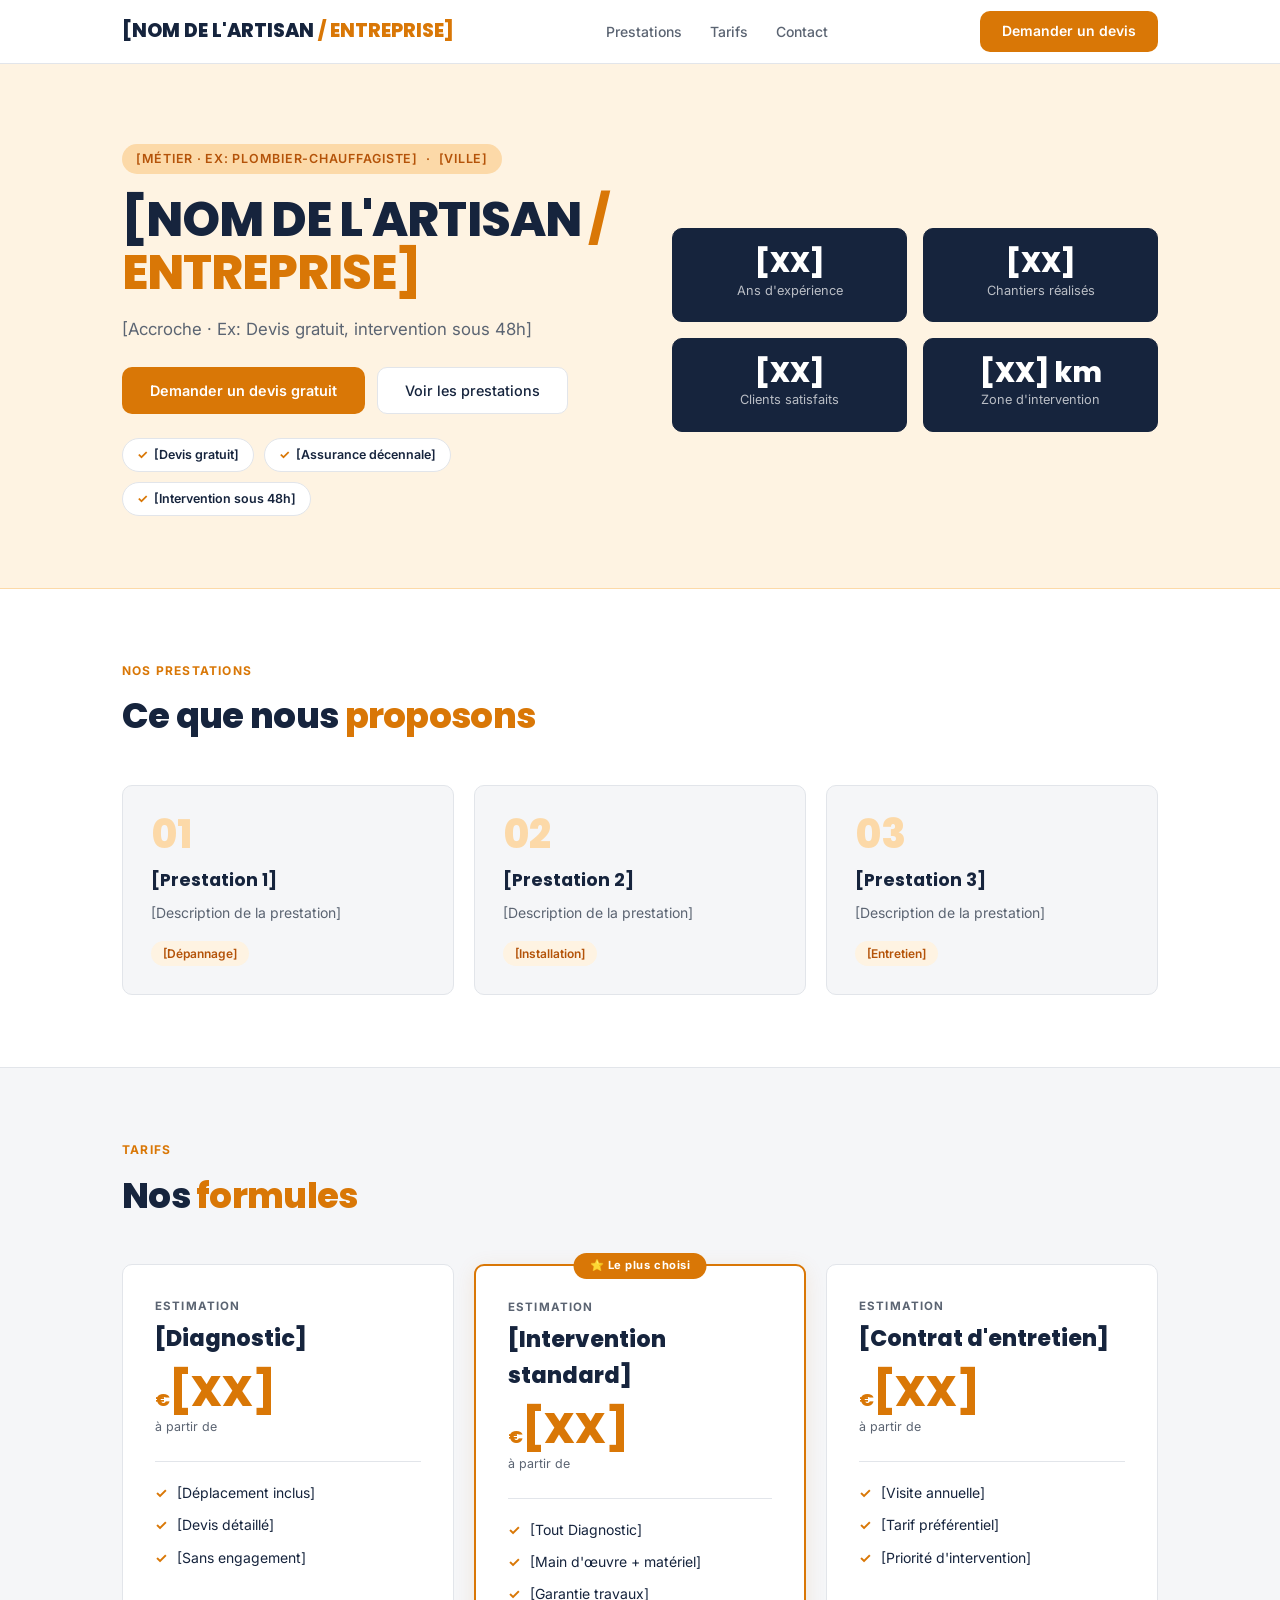
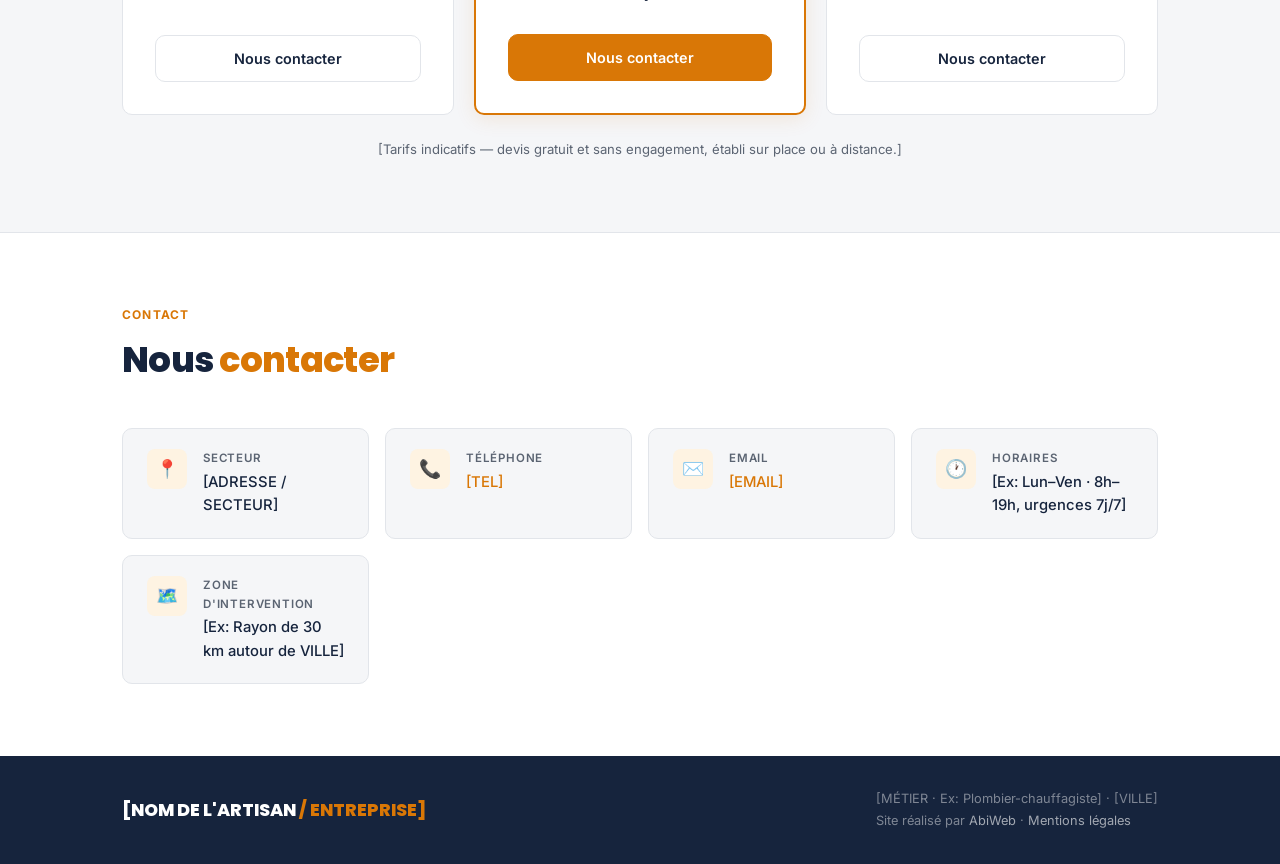
<file: artisan/abiweb-template-artisan/index.html>
<!DOCTYPE html>
<html lang="fr">
<head>
  <meta charset="UTF-8"/>
  <meta name="viewport" content="width=device-width, initial-scale=1.0"/>
  <title>[NOM DE L'ARTISAN / ENTREPRISE] — Site officiel</title>
  <meta name="description" content="Site officiel de [NOM DE L'ARTISAN / ENTREPRISE]. Prestations, tarifs, zone d'intervention et devis gratuit."/>

  <!-- SEO & Réseaux Sociaux -->
  <meta name="keywords" content=""/>
  <meta property="og:title" content=""/>
  <meta property="og:description" content=""/>
  <meta property="og:type" content="website"/>

  <!-- Google Search Console -->
  <meta name="google-site-verification" content=""/>

  <link rel="preconnect" href="https://fonts.googleapis.com"/>
  <link rel="preconnect" href="https://fonts.gstatic.com" crossorigin/>
  <link href="https://fonts.googleapis.com/css2?family=Poppins:wght@400;500;600;700;800&family=Inter:wght@300;400;500&display=swap" rel="stylesheet"/>
  <link rel="stylesheet" href="site-engine.css"/>
  <style>
    *, *::before, *::after { box-sizing: border-box; margin: 0; padding: 0; }
    :root {
      --primary:    #d97706;
      --primary-dk: #b45309;
      --primary-lt: #fef3e2;
      --primary-md: #fcd9a8;
      --navy:       #16243d;
      --navy-dark:  #0f1929;
      --text:       #16243d;
      --muted:      #5b6472;
      --bg:         #ffffff;
      --bg2:        #f5f6f8;
      --bg3:        #e9ebef;
      --border:     #e2e5ea;
      --radius:     10px;
      --max:        1100px;
    }
    html { scroll-behavior: smooth; }
    body { font-family: 'Inter', sans-serif; background: var(--bg); color: var(--text); line-height: 1.6; }
    a { text-decoration: none; color: inherit; }
    .container { max-width: var(--max); margin: 0 auto; padding: 0 32px; }

    /* NAV */
    nav { position: sticky; top: 0; z-index: 99; background: #fff; border-bottom: 1px solid var(--border); height: 64px; display: flex; align-items: center; }
    .nav-inner { display: flex; align-items: center; justify-content: space-between; width: 100%; }
    .nav-logo { font-family: 'Poppins', sans-serif; font-weight: 800; font-size: 1.2rem; color: var(--text); }
    .nav-logo span { color: var(--primary); }
    .nav-links { display: flex; gap: 28px; list-style: none; align-items: center; }
    .nav-links a { font-size: 0.875rem; font-weight: 500; color: var(--muted); transition: color 0.15s; }
    .nav-links a:hover { color: var(--text); }
    .nav-btn { background: var(--primary); color: #fff; padding: 9px 22px; border-radius: var(--radius); font-size: 0.875rem; font-weight: 600; transition: background 0.15s; display: inline-block; }
    .nav-btn:hover { background: var(--primary-dk); }

    /* HERO */
    .hero { background: var(--primary-lt); border-bottom: 1px solid var(--primary-md); padding: 80px 0 72px; }
    .hero-inner { display: grid; grid-template-columns: 1fr 1fr; gap: 64px; align-items: center; }
    .hero-eyebrow { display: inline-flex; align-items: center; gap: 8px; background: var(--primary-md); color: var(--primary-dk); font-size: 0.78rem; font-weight: 600; letter-spacing: 0.06em; text-transform: uppercase; padding: 5px 14px; border-radius: 999px; margin-bottom: 20px; }
    .hero h1 { font-family: 'Poppins', sans-serif; font-size: clamp(2rem, 4vw, 3rem); font-weight: 800; line-height: 1.1; letter-spacing: -0.02em; margin-bottom: 16px; }
    .hero h1 em { font-style: normal; color: var(--primary); }
    .hero-slogan { font-size: 1.05rem; color: var(--muted); margin-bottom: 24px; line-height: 1.65; }
    .hero-btns { display: flex; gap: 12px; flex-wrap: wrap; margin-bottom: 24px; }
    .btn-primary { background: var(--primary); color: #fff; padding: 12px 28px; border-radius: var(--radius); font-weight: 600; font-size: 0.9rem; transition: background 0.15s; display: inline-block; }
    .btn-primary:hover { background: var(--primary-dk); }
    .btn-outline { background: #fff; color: var(--text); border: 1px solid var(--border); padding: 11px 27px; border-radius: var(--radius); font-weight: 500; font-size: 0.9rem; transition: border-color 0.15s; display: inline-block; }
    .btn-outline:hover { border-color: var(--primary); color: var(--primary); }
    .hero-garanties { display: flex; gap: 10px; flex-wrap: wrap; }
    .garantie-badge { display: inline-flex; align-items: center; gap: 6px; background: #fff; border: 1px solid var(--border); font-size: 0.78rem; font-weight: 600; color: var(--text); padding: 6px 14px; border-radius: 999px; }
    .garantie-badge::before { content: '✓'; color: var(--primary); font-weight: 700; }
    .hero-stats { display: grid; grid-template-columns: repeat(2, 1fr); gap: 16px; }
    .stat-card { background: var(--navy); border: 1px solid var(--navy); border-radius: var(--radius); padding: 20px; text-align: center; }
    .stat-n { font-family: 'Poppins', sans-serif; font-size: 1.7rem; font-weight: 800; color: #fff; line-height: 1; }
    .stat-l { font-size: 0.8rem; color: rgba(255,255,255,0.7); margin-top: 4px; }

    /* SECTIONS */
    section { padding: 72px 0; }
    .section-label { font-size: 0.75rem; font-weight: 700; letter-spacing: 0.1em; text-transform: uppercase; color: var(--primary); margin-bottom: 8px; }
    .section-title { font-family: 'Poppins', sans-serif; font-size: clamp(1.6rem, 3vw, 2.2rem); font-weight: 800; letter-spacing: -0.02em; margin-bottom: 40px; }
    .section-title em { font-style: normal; color: var(--primary); }

    /* PRESTATIONS */
    #prestations { background: var(--bg); }
    .prestations-grid { display: grid; grid-template-columns: repeat(3, 1fr); gap: 20px; }
    .prestation-card { background: var(--bg2); border: 1px solid var(--border); border-radius: var(--radius); padding: 28px; transition: box-shadow 0.2s, border-color 0.2s; }
    .prestation-card:hover { box-shadow: 0 4px 20px rgba(217,119,6,0.1); border-color: var(--primary-md); }
    .prest-num { font-family: 'Poppins', sans-serif; font-size: 2.5rem; font-weight: 800; color: var(--primary-md); line-height: 1; margin-bottom: 12px; }
    .prest-nom { font-family: 'Poppins', sans-serif; font-size: 1.1rem; font-weight: 700; margin-bottom: 8px; }
    .prest-desc { font-size: 0.875rem; color: var(--muted); line-height: 1.6; margin-bottom: 16px; }
    .prest-tag { display: inline-block; background: var(--primary-lt); color: var(--primary-dk); font-size: 0.75rem; font-weight: 600; padding: 3px 12px; border-radius: 999px; }

    /* TARIFS */
    #tarifs { background: var(--bg2); border-top: 1px solid var(--border); border-bottom: 1px solid var(--border); }
    .tarifs-grid { display: grid; grid-template-columns: repeat(3, 1fr); gap: 20px; }
    .tarif-card { background: #fff; border: 1px solid var(--border); border-radius: var(--radius); padding: 32px; display: flex; flex-direction: column; position: relative; transition: box-shadow 0.2s; }
    .tarif-card:hover { box-shadow: 0 6px 24px rgba(0,0,0,0.07); }
    .tarif-card.feat { border: 2px solid var(--primary); box-shadow: 0 4px 20px rgba(217,119,6,0.12); }
    .tarif-badge { position: absolute; top: -13px; left: 50%; transform: translateX(-50%); background: var(--primary); color: #fff; font-size: 0.7rem; font-weight: 700; letter-spacing: 0.05em; padding: 4px 16px; border-radius: 999px; white-space: nowrap; }
    .tarif-label { font-size: 0.72rem; font-weight: 700; letter-spacing: 0.1em; text-transform: uppercase; color: var(--muted); margin-bottom: 6px; }
    .tarif-nom { font-family: 'Poppins', sans-serif; font-size: 1.4rem; font-weight: 800; margin-bottom: 4px; }
    .tarif-prix { font-family: 'Poppins', sans-serif; font-size: 2.6rem; font-weight: 800; color: var(--primary); line-height: 1; margin: 10px 0 4px; }
    .tarif-prix span { font-size: 1.1rem; }
    .tarif-period { font-size: 0.78rem; color: var(--muted); margin-bottom: 24px; }
    .tarif-divider { height: 1px; background: var(--border); margin-bottom: 20px; }
    .tarif-avantages { list-style: none; display: flex; flex-direction: column; gap: 10px; flex: 1; margin-bottom: 28px; }
    .tarif-avantages li { display: flex; align-items: flex-start; gap: 10px; font-size: 0.875rem; color: var(--text); }
    .tarif-avantages li::before { content: '✓'; color: var(--primary); font-weight: 700; flex-shrink: 0; }
    .tarif-btn { display: block; text-align: center; padding: 11px; border-radius: var(--radius); font-weight: 600; font-size: 0.9rem; border: 1.5px solid var(--border); color: var(--text); transition: all 0.15s; cursor: pointer; }
    .tarif-card.feat .tarif-btn { background: var(--primary); color: #fff; border-color: var(--primary); }
    .tarif-btn:hover { background: var(--primary); color: #fff; border-color: var(--primary); }
    .tarif-note { font-size: 0.82rem; color: var(--muted); margin-top: 24px; text-align: center; }

    /* DEVIS CTA (Standard + Premium) */
    #devis-cta { background: var(--navy); padding: 40px 0; display: none; }
    .devis-inner { display: flex; align-items: center; justify-content: space-between; gap: 24px; flex-wrap: wrap; }
    .devis-text { font-family: 'Poppins', sans-serif; font-size: 1.4rem; font-weight: 700; color: #fff; }
    .devis-text span { display: block; font-family: 'Inter', sans-serif; font-size: 0.9rem; font-weight: 400; opacity: 0.85; margin-top: 4px; }
    .btn-white { background: #fff; color: var(--primary); padding: 12px 28px; border-radius: var(--radius); font-weight: 700; font-size: 0.9rem; display: inline-block; transition: opacity 0.15s; }
    .btn-white:hover { opacity: 0.9; }

    /* CONTACT */
    #contact { background: var(--bg); }
    .contact-grid { display: grid; grid-template-columns: repeat(auto-fit, minmax(220px, 1fr)); gap: 16px; }
    .ci { display: flex; align-items: flex-start; gap: 16px; background: var(--bg2); border: 1px solid var(--border); border-radius: var(--radius); padding: 20px 24px; }
    .ci-icon { width: 40px; height: 40px; background: var(--primary-lt); border-radius: 8px; display: flex; align-items: center; justify-content: center; font-size: 18px; flex-shrink: 0; }
    .ci-label { font-size: 0.72rem; font-weight: 600; text-transform: uppercase; letter-spacing: 0.07em; color: var(--muted); margin-bottom: 3px; }
    .ci-val { font-size: 0.925rem; font-weight: 500; color: var(--text); }
    .ci-val a { color: var(--primary); }

    /* RÉSEAUX (Standard + Premium) */
    #reseaux { background: var(--bg2); border-top: 1px solid var(--border); padding: 36px 0; display: none; }
    .reseaux-inner { display: flex; align-items: center; gap: 20px; flex-wrap: wrap; }
    .reseaux-label { font-size: 0.875rem; font-weight: 600; color: var(--muted); }
    .reseaux-links { display: flex; gap: 10px; flex-wrap: wrap; }
    .reseau-btn { display: inline-flex; align-items: center; gap: 6px; padding: 8px 18px; border: 1px solid var(--border); border-radius: var(--radius); font-size: 0.85rem; font-weight: 500; color: var(--text); transition: all 0.15s; }
    .reseau-btn:hover { border-color: var(--primary); color: var(--primary); }

    /* GALERIE (Premium) */
    #galerie { background: var(--bg); border-top: 1px solid var(--border); display: none; }
    .galerie-grid { display: grid; grid-template-columns: repeat(4, 1fr); gap: 8px; }
    .galerie-item { aspect-ratio: 1; background: var(--bg3); border-radius: 8px; overflow: hidden; }
    .galerie-item img { width: 100%; height: 100%; object-fit: cover; transition: transform 0.3s; }
    .galerie-item:hover img { transform: scale(1.05); }

    /* DOCUMENTS (Premium) */
    #documents { background: var(--bg2); border-top: 1px solid var(--border); display: none; }
    .docs-list { display: flex; flex-direction: column; gap: 0; border: 1px solid var(--border); border-radius: var(--radius); overflow: hidden; }
    .doc-item { display: flex; align-items: center; justify-content: space-between; padding: 18px 24px; background: #fff; border-bottom: 1px solid var(--border); }
    .doc-item:last-child { border: none; }
    .doc-titre { font-weight: 500; font-size: 0.95rem; }
    .doc-btn { background: var(--primary-lt); color: var(--primary-dk); padding: 7px 18px; border-radius: 8px; font-size: 0.8rem; font-weight: 600; transition: background 0.15s; display: inline-block; }
    .doc-btn:hover { background: var(--primary-md); }

    /* FOOTER */
    footer { background: var(--text); padding: 32px 0; }
    .footer-inner { display: flex; align-items: center; justify-content: space-between; flex-wrap: wrap; gap: 16px; }
    .footer-logo { font-family: 'Poppins', sans-serif; font-weight: 800; font-size: 1.1rem; color: #fff; }
    .footer-logo span { color: var(--primary); }
    .footer-info { font-size: 0.8rem; color: rgba(255,255,255,0.45); line-height: 1.7; }
    .footer-info a { color: rgba(255,255,255,0.6); }
    .footer-info a:hover { color: #fff; }

    /* RESPONSIVE */
    @media (max-width: 768px) {
      section { padding: 48px 0; }
      .hero-inner { grid-template-columns: 1fr; gap: 40px; }
      .prestations-grid, .tarifs-grid { grid-template-columns: 1fr; }
      .nav-links { display: none; }
    }
  </style>
</head>
<body>

<!-- NAV -->
<nav>
  <div class="container nav-inner">
    <div class="nav-logo" id="nav-nom">NOM <span>ARTISAN</span></div>
    <ul class="nav-links">
      <li><a href="#prestations">Prestations</a></li>
      <li><a href="#tarifs">Tarifs</a></li>
      <li><a href="#contact">Contact</a></li>
    </ul>
    <a href="#contact" class="nav-btn">Demander un devis</a>
  </div>
</nav>

<!-- HERO -->
<div class="hero">
  <div class="container">
    <div class="hero-inner">
      <div>
        <div class="hero-eyebrow">
          <span id="hero-metier">[MÉTIER]</span> · <span id="hero-ville">[VILLE]</span>
        </div>
        <h1 id="hero-title">[NOM DE L'<em>ARTISAN</em>]</h1>
        <p class="hero-slogan" id="hero-slogan">[Accroche]</p>
        <div class="hero-btns">
          <a href="#contact" class="btn-primary">Demander un devis gratuit</a>
          <a href="#prestations" class="btn-outline">Voir les prestations</a>
        </div>
        <div class="hero-garanties" id="hero-garanties"></div>
      </div>
      <div class="hero-stats" id="hero-stats"></div>
    </div>
  </div>
</div>

<!-- PRESTATIONS -->
<section id="prestations">
  <div class="container">
    <div class="section-label">Nos prestations</div>
    <div class="section-title">Ce que nous <em>proposons</em></div>
    <div class="prestations-grid" id="prestations-grid"></div>
  </div>
</section>

<!-- TARIFS -->
<section id="tarifs">
  <div class="container">
    <div class="section-label">Tarifs</div>
    <div class="section-title">Nos <em>formules</em></div>
    <div class="tarifs-grid" id="tarifs-grid"></div>
    <div class="tarif-note" id="tarif-note"></div>
  </div>
</section>

<!-- CTA DEVIS (Standard + Premium) -->
<div id="devis-cta">
  <div class="container">
    <div class="devis-inner">
      <div class="devis-text">
        Obtenez votre devis en ligne
        <span>Réponse rapide · Sans engagement</span>
      </div>
      <div id="devis-btns"></div>
    </div>
  </div>
</div>

<!-- CONTACT -->
<section id="contact">
  <div class="container">
    <div class="section-label">Contact</div>
    <div class="section-title">Nous <em>contacter</em></div>
    <div class="contact-grid">
      <div class="ci"><div class="ci-icon">📍</div><div><div class="ci-label">Secteur</div><div class="ci-val" id="c-adresse">[ADRESSE / SECTEUR]</div></div></div>
      <div class="ci"><div class="ci-icon">📞</div><div><div class="ci-label">Téléphone</div><div class="ci-val"><a id="c-tel" href="#">[TEL]</a></div></div></div>
      <div class="ci"><div class="ci-icon">✉️</div><div><div class="ci-label">Email</div><div class="ci-val"><a id="c-email" href="#">[EMAIL]</a></div></div></div>
      <div class="ci"><div class="ci-icon">🕐</div><div><div class="ci-label">Horaires</div><div class="ci-val" id="c-horaires">[HORAIRES]</div></div></div>
      <div class="ci"><div class="ci-icon">🗺️</div><div><div class="ci-label">Zone d'intervention</div><div class="ci-val" id="c-zone">[ZONE]</div></div></div>
    </div>
  </div>
</section>

<!-- RÉSEAUX (Standard + Premium) -->
<div id="reseaux">
  <div class="container">
    <div class="reseaux-inner">
      <div class="reseaux-label">Suivez-nous</div>
      <div class="reseaux-links" id="reseaux-links"></div>
    </div>
  </div>
</div>

<!-- GALERIE (Premium) -->
<section id="galerie">
  <div class="container">
    <div class="section-label">Réalisations</div>
    <div class="section-title">Nos <em>chantiers</em></div>
    <div class="galerie-grid" id="galerie-grid"></div>
  </div>
</section>

<!-- DOCUMENTS (Premium) -->
<section id="documents">
  <div class="container">
    <div class="section-label">Documents</div>
    <div class="section-title">Garanties & <em>certifications</em></div>
    <div class="docs-list" id="docs-list"></div>
  </div>
</section>

<!-- FOOTER -->
<footer>
  <div class="container">
    <div class="footer-inner">
      <div class="footer-logo" id="footer-logo">NOM <span>ARTISAN</span></div>
      <div class="footer-info">
        <span id="footer-metier">[Métier]</span> · <span id="footer-ville">[VILLE]</span><br>
        Site réalisé par <a href="https://abiweb.fr" target="_blank">AbiWeb</a> ·
        <a href="#" id="footer-mentions-link">Mentions légales</a>
      </div>
    </div>
  </div>
</footer>

<!-- MODAL MENTIONS LÉGALES -->
<div class="modal-overlay" id="modal-mentions">
  <div class="modal-box">
    <button class="modal-close" id="modal-mentions-close" aria-label="Fermer">&times;</button>
    <h3>Mentions légales</h3>
    <div id="mentions-content"></div>
  </div>
</div>

<!-- BANDEAU CONSENTEMENT COOKIES -->
<div class="cookie-banner" id="cookie-banner">
  <p>Ce site utilise Google Analytics pour mesurer son audience. Vous pouvez accepter ou refuser ce suivi.</p>
  <div class="cookie-actions">
    <button id="cookie-refuse">Refuser</button>
    <button id="cookie-accept">Accepter</button>
  </div>
</div>

<script src="site-content.js"></script>
<script src="site-engine.js"></script>
<script>
(async () => {
  const c = await window.loadSiteContent();
  const f = window.FORMULE;

  window.AbiWebEngine.init(c);

  document.documentElement.style.setProperty('--primary', c.artisan.couleurPrimaire);

  // Nom
  const nom = c.artisan.nom;
  const words = nom.trim().split(' ');
  const w1 = words.slice(0, Math.ceil(words.length / 2)).join(' ');
  const w2 = words.slice(Math.ceil(words.length / 2)).join(' ') || w1;
  document.getElementById('nav-nom').innerHTML = w1 + ' <span>' + w2 + '</span>';
  document.getElementById('footer-logo').innerHTML = w1 + ' <span>' + w2 + '</span>';
  document.getElementById('hero-title').innerHTML = w1 + ' <em>' + (w2 || w1) + '</em>';
  document.getElementById('hero-metier').textContent = c.artisan.metier;
  document.getElementById('hero-ville').textContent = c.artisan.ville;
  document.getElementById('hero-slogan').textContent = c.artisan.slogan;
  document.getElementById('footer-metier').textContent = c.artisan.metier;
  document.getElementById('footer-ville').textContent = c.artisan.ville;
  if (!c.seo || !c.seo.titre) document.title = c.artisan.nom + ' — ' + c.artisan.metier;

  // Stats
  document.getElementById('hero-stats').innerHTML = c.stats.map(s =>
    `<div class="stat-card"><div class="stat-n">${s.valeur}</div><div class="stat-l">${s.label}</div></div>`
  ).join('');

  // Garanties (bandeau de réassurance, toujours affiché)
  document.getElementById('hero-garanties').innerHTML = (c.garanties || []).map(g =>
    `<span class="garantie-badge">${g}</span>`
  ).join('');

  // Prestations
  document.getElementById('prestations-grid').innerHTML = c.prestations.map((p, i) => `
    <div class="prestation-card">
      <div class="prest-num">0${i + 1}</div>
      <div class="prest-nom">${p.titre}</div>
      <div class="prest-desc">${p.description}</div>
      <div class="prest-tag">${p.tag}</div>
    </div>
  `).join('');

  // Contact
  document.getElementById('c-adresse').textContent = c.contact.adresse;
  document.getElementById('c-tel').textContent = c.contact.telephone;
  document.getElementById('c-tel').href = 'tel:' + c.contact.telephone.replace(/\s/g, '');
  document.getElementById('c-email').textContent = c.contact.email;
  document.getElementById('c-email').href = 'mailto:' + c.contact.email;
  document.getElementById('c-horaires').textContent = c.contact.horairesInfo;
  document.getElementById('c-zone').textContent = c.contact.zoneIntervention;

  // Tarifs
  document.getElementById('tarifs-grid').innerHTML = c.tarifs.map(t => `
    <div class="tarif-card${t.vedette ? ' feat' : ''}">
      ${t.vedette ? '<div class="tarif-badge">⭐ Le plus choisi</div>' : ''}
      <div class="tarif-label">Estimation</div>
      <div class="tarif-nom">${t.nom}</div>
      <div class="tarif-prix"><span>€</span>${t.prix}</div>
      <div class="tarif-period">à partir de</div>
      <div class="tarif-divider"></div>
      <ul class="tarif-avantages">${t.avantages.map(a => `<li>${a}</li>`).join('')}</ul>
      <div class="tarif-btn">${c.lienDevis ? `<a href="${c.lienDevis}" target="_blank" style="color:inherit">Demander un devis</a>` : 'Nous contacter'}</div>
    </div>
  `).join('');
  document.getElementById('tarif-note').textContent = c.tarifNote || '';

  // Standard + Premium
  if (f === 'standard' || f === 'premium') {
    if (c.lienDevis) {
      document.getElementById('devis-cta').style.display = 'block';
      document.getElementById('devis-btns').innerHTML = `<a href="${c.lienDevis}" target="_blank" class="btn-white">Demander en ligne</a>`;
    }

    const rx = [];
    if (c.lienFacebook)  rx.push(`<a href="${c.lienFacebook}"  target="_blank" class="reseau-btn">Facebook</a>`);
    if (c.lienInstagram) rx.push(`<a href="${c.lienInstagram}" target="_blank" class="reseau-btn">Instagram</a>`);
    if (rx.length) { document.getElementById('reseaux').style.display = 'block'; document.getElementById('reseaux-links').innerHTML = rx.join(''); }
  }

  // Premium
  if (f === 'premium') {
    if (c.galerie?.length) {
      document.getElementById('galerie').style.display = 'block';
      document.getElementById('galerie-grid').innerHTML = c.galerie.map(img =>
        `<div class="galerie-item"><img src="${img}" alt="" loading="lazy"/></div>`
      ).join('');
    }
    if (c.documents?.length) {
      document.getElementById('documents').style.display = 'block';
      document.getElementById('docs-list').innerHTML = c.documents.map(d =>
        `<div class="doc-item"><div class="doc-titre">${d.titre}</div><a href="${d.fichier}" download class="doc-btn">Télécharger</a></div>`
      ).join('');
    }
  }
})();
</script>
</body>
</html>
</file>
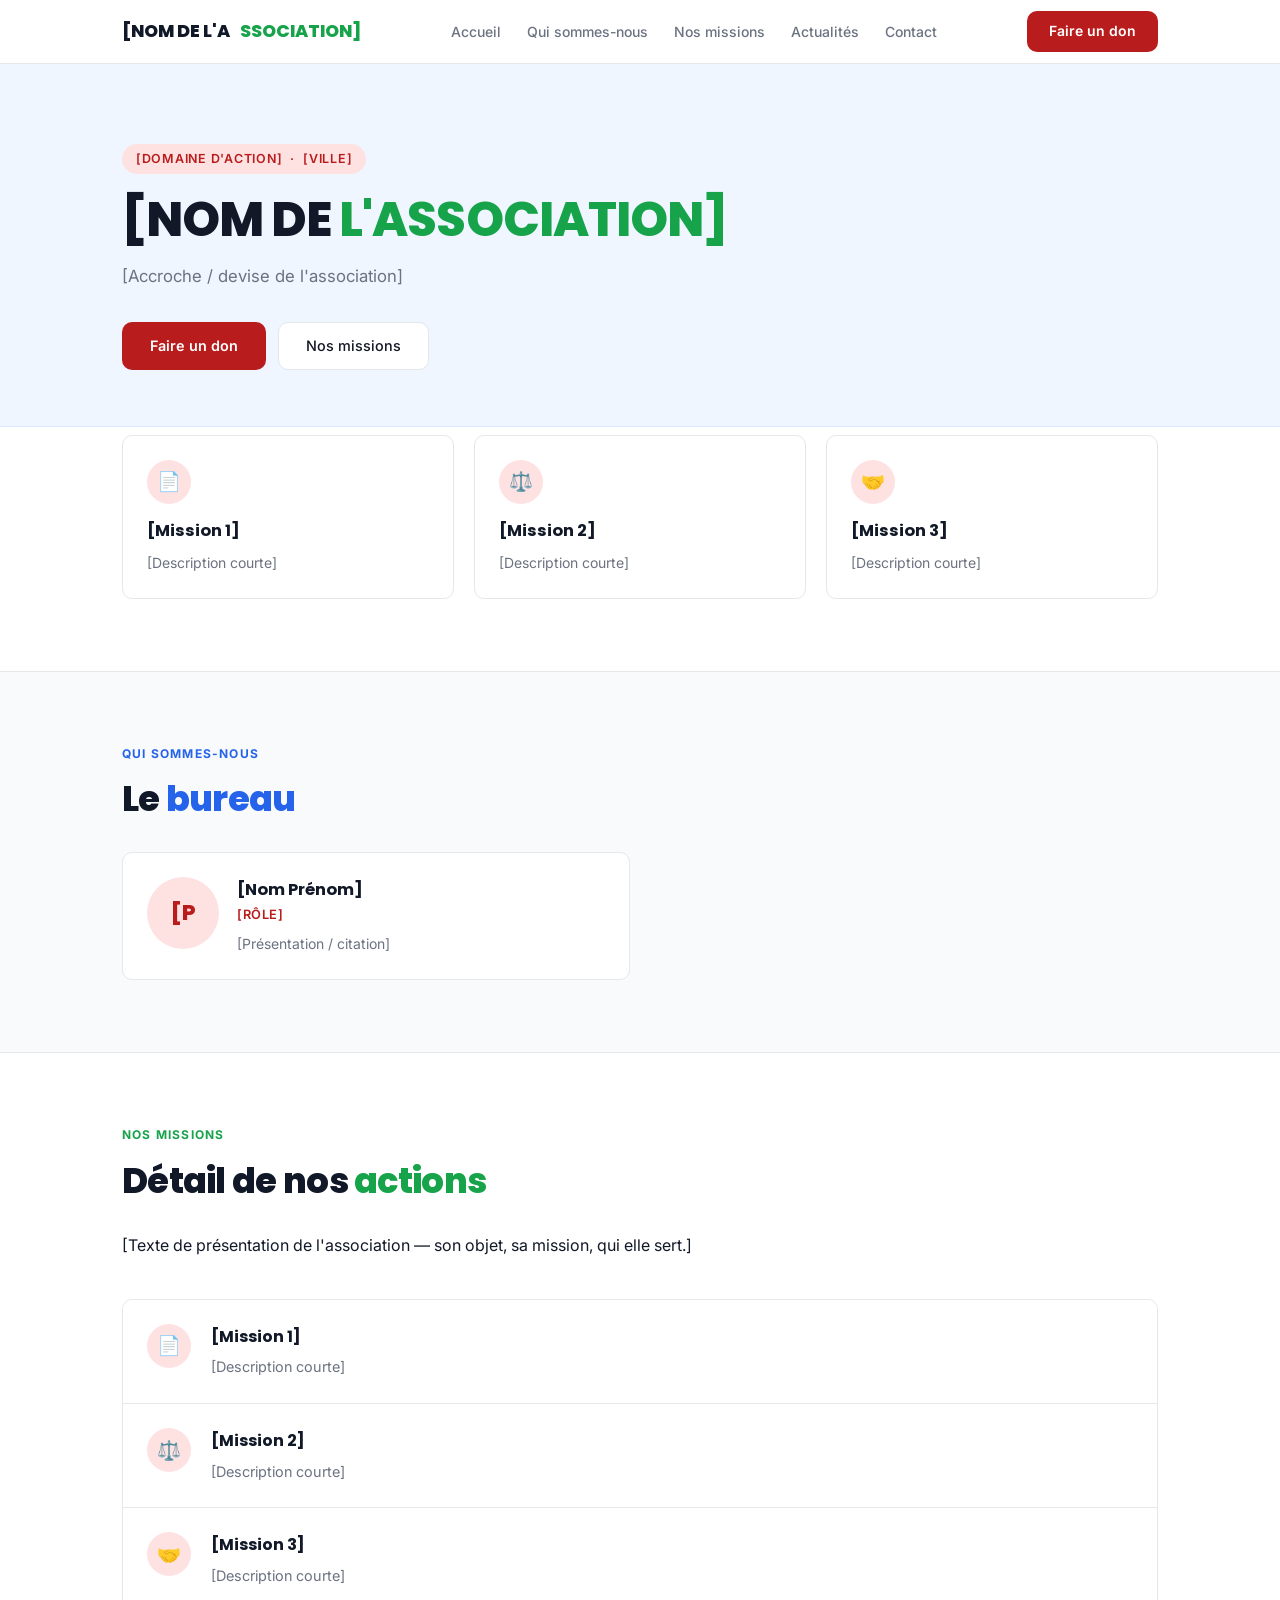
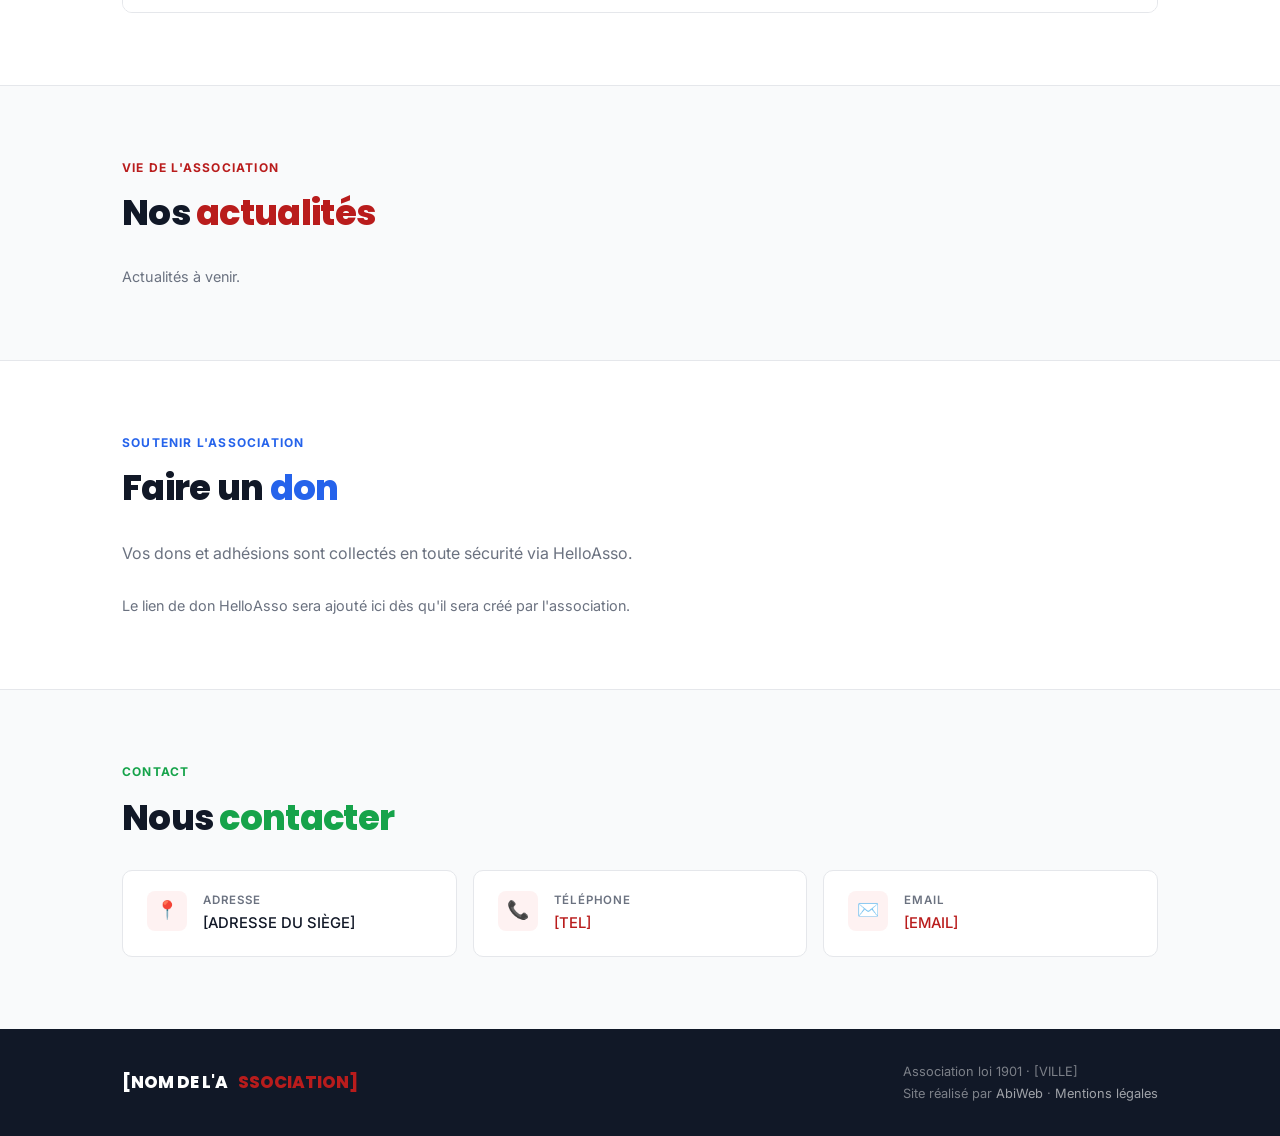
<file: association/abiweb-template-association-caritative/index.html>
<!DOCTYPE html>
<html lang="fr">
<head>
  <meta charset="UTF-8"/>
  <meta name="viewport" content="width=device-width, initial-scale=1.0"/>
  <title>[NOM DE L'ASSOCIATION] — Site officiel</title>
  <meta name="description" content="Site officiel de [NOM DE L'ASSOCIATION]. Présentation, équipe, actualités et don."/>

  <!-- SEO & Réseaux Sociaux -->
  <meta name="keywords" content=""/>
  <meta property="og:title" content=""/>
  <meta property="og:description" content=""/>
  <meta property="og:type" content="website"/>

  <!-- Google Search Console -->
  <meta name="google-site-verification" content=""/>

  <link rel="preconnect" href="https://fonts.googleapis.com"/>
  <link rel="preconnect" href="https://fonts.gstatic.com" crossorigin/>
  <link href="https://fonts.googleapis.com/css2?family=Poppins:wght@400;500;600;700;800&family=Inter:wght@300;400;500&display=swap" rel="stylesheet"/>
  <link rel="stylesheet" href="site-engine.css"/>
  <style>
    *, *::before, *::after { box-sizing: border-box; margin: 0; padding: 0; }
    :root {
      --primary:         #b91c1c;
      --primary-dk:      #991b1b;
      --primary-lt:      #fef2f2;
      --primary-md:      #fee2e2;
      --accent-blue:     #2563eb;
      --accent-blue-lt:  #eff6ff;
      --accent-blue-md:  #dbeafe;
      --accent-green:    #16a34a;
      --accent-green-lt: #f0fdf4;
      --accent-green-md: #dcfce7;
      --text:         #111827;
      --muted:        #6b7280;
      --bg:           #ffffff;
      --bg2:          #f9fafb;
      --bg3:          #f3f4f6;
      --border:       #e5e7eb;
      --radius:       10px;
      --max:          1100px;
    }
    html { scroll-behavior: smooth; }
    body { font-family: 'Inter', sans-serif; background: var(--bg); color: var(--text); line-height: 1.6; }
    a { text-decoration: none; color: inherit; }
    .container { max-width: var(--max); margin: 0 auto; padding: 0 32px; }

    /* NAV */
    nav { position: sticky; top: 0; z-index: 99; background: #fff; border-bottom: 1px solid var(--border); height: 64px; display: flex; align-items: center; }
    .nav-inner { display: flex; align-items: center; justify-content: space-between; width: 100%; }
    .nav-logo { display: flex; align-items: center; gap: 10px; font-family: 'Poppins', sans-serif; font-weight: 800; font-size: 1.1rem; color: var(--text); }
    .nav-logo img { height: 36px; width: auto; }
    .nav-logo span { color: var(--accent-green); }
    .nav-links { display: flex; gap: 26px; list-style: none; align-items: center; }
    .nav-links a { font-size: 0.875rem; font-weight: 500; color: var(--muted); transition: color 0.15s; }
    .nav-links a:hover { color: var(--text); }
    .nav-btn { background: var(--primary); color: #fff; padding: 9px 22px; border-radius: var(--radius); font-size: 0.875rem; font-weight: 600; transition: background 0.15s; display: inline-block; }
    .nav-btn:hover { background: var(--primary-dk); }

    /* HERO (Accueil) */
    .hero { background: var(--accent-blue-lt); border-bottom: 1px solid var(--accent-blue-md); padding: 80px 0 56px; }
    .hero-inner { max-width: 760px; }
    .hero-eyebrow { display: inline-flex; align-items: center; gap: 8px; background: var(--primary-md); color: var(--primary); font-size: 0.78rem; font-weight: 600; letter-spacing: 0.06em; text-transform: uppercase; padding: 5px 14px; border-radius: 999px; margin-bottom: 20px; }
    .hero h1 { font-family: 'Poppins', sans-serif; font-size: clamp(2rem, 4vw, 3rem); font-weight: 800; line-height: 1.1; letter-spacing: -0.02em; margin-bottom: 16px; }
    .hero h1 em { font-style: normal; color: var(--accent-green); }
    .hero-accroche { font-size: 1.05rem; color: var(--muted); margin-bottom: 32px; line-height: 1.65; }
    .hero-btns { display: flex; gap: 12px; flex-wrap: wrap; }
    .btn-primary { background: var(--primary); color: #fff; padding: 12px 28px; border-radius: var(--radius); font-weight: 600; font-size: 0.9rem; transition: background 0.15s; display: inline-block; }
    .btn-primary:hover { background: var(--primary-dk); }
    .btn-outline { background: #fff; color: var(--text); border: 1px solid var(--border); padding: 11px 27px; border-radius: var(--radius); font-weight: 500; font-size: 0.9rem; transition: border-color 0.15s; display: inline-block; }
    .btn-outline:hover { border-color: var(--primary); color: var(--primary); }

    /* SECTIONS */
    section { padding: 72px 0; }
    .section-label { font-size: 0.75rem; font-weight: 700; letter-spacing: 0.1em; text-transform: uppercase; color: var(--primary); margin-bottom: 8px; }
    .section-title { font-family: 'Poppins', sans-serif; font-size: clamp(1.6rem, 3vw, 2.2rem); font-weight: 800; letter-spacing: -0.02em; margin-bottom: 24px; }
    .section-title em { font-style: normal; color: var(--primary); }

    /* Rotation des couleurs de marque par section, pour éviter le tout-rouge */
    #bureau .section-label, #bureau .section-title em,
    #don .section-label, #don .section-title em { color: var(--accent-blue); }
    #missions .section-label, #missions .section-title em,
    #contact .section-label, #contact .section-title em { color: var(--accent-green); }

    /* APERÇU MISSIONS (Accueil) */
    #missions-apercu { background: var(--bg); padding: 8px 0 72px; }
    .missions-grid { display: grid; grid-template-columns: repeat(3, 1fr); gap: 20px; }
    .mission-card { background: #fff; border: 1px solid var(--border); border-radius: var(--radius); padding: 24px; transition: box-shadow 0.2s, border-color 0.2s; }
    .mission-card:hover { box-shadow: 0 4px 20px rgba(0,0,0,0.06); border-color: var(--primary-md); }
    .mission-icone { width: 44px; height: 44px; border-radius: 50%; display: flex; align-items: center; justify-content: center; font-size: 1.2rem; margin-bottom: 14px; background: var(--primary-md); }
    .mission-titre { font-family: 'Poppins', sans-serif; font-size: 1.02rem; font-weight: 700; margin-bottom: 8px; }
    .mission-desc { font-size: 0.875rem; color: var(--muted); line-height: 1.6; }

    /* QUI SOMMES-NOUS (bureau) */
    #bureau { background: var(--bg2); border-top: 1px solid var(--border); border-bottom: 1px solid var(--border); }
    .bureau-grid { display: grid; grid-template-columns: repeat(2, 1fr); gap: 20px; }
    .bureau-card { background: #fff; border: 1px solid var(--border); border-radius: var(--radius); padding: 24px; display: flex; gap: 18px; }
    .bureau-photo { width: 72px; height: 72px; border-radius: 50%; background: var(--primary-md); color: var(--primary); flex-shrink: 0; display: flex; align-items: center; justify-content: center; font-family: 'Poppins', sans-serif; font-weight: 800; font-size: 1.3rem; overflow: hidden; }
    .bureau-photo img { width: 100%; height: 100%; object-fit: cover; }
    .bureau-nom { font-family: 'Poppins', sans-serif; font-weight: 700; font-size: 1.02rem; margin-bottom: 2px; }
    .bureau-role { font-size: 0.8rem; font-weight: 600; color: var(--primary); margin-bottom: 8px; text-transform: uppercase; letter-spacing: 0.04em; }
    .bureau-bio { font-size: 0.875rem; color: var(--muted); line-height: 1.6; }

    /* NOS MISSIONS (détail) */
    #missions { background: var(--bg); }
    .missions-intro { font-size: 1rem; color: var(--text); max-width: 720px; margin-bottom: 40px; white-space: pre-line; }
    .missions-detail-list { display: flex; flex-direction: column; gap: 0; border: 1px solid var(--border); border-radius: var(--radius); overflow: hidden; }
    .mission-detail-item { display: flex; gap: 20px; padding: 24px; background: #fff; border-bottom: 1px solid var(--border); }
    .mission-detail-item:last-child { border: none; }
    .mission-detail-icone { width: 44px; height: 44px; border-radius: 50%; display: flex; align-items: center; justify-content: center; font-size: 1.2rem; flex-shrink: 0; background: var(--primary-md); }
    .mission-detail-titre { font-family: 'Poppins', sans-serif; font-weight: 700; font-size: 1rem; margin-bottom: 6px; }
    .mission-detail-text { font-size: 0.9rem; color: var(--muted); line-height: 1.65; }

    /* ACTUALITÉS */
    #actualites { background: var(--bg2); border-top: 1px solid var(--border); border-bottom: 1px solid var(--border); }
    .actus-grid { display: grid; grid-template-columns: repeat(3, 1fr); gap: 20px; }
    .actu-card { background: #fff; border: 1px solid var(--border); border-radius: var(--radius); overflow: hidden; }
    .actu-media { width: 100%; aspect-ratio: 16/10; background: var(--bg3); }
    .actu-media img { width: 100%; height: 100%; object-fit: cover; display: block; }
    .actu-media iframe, .actu-media video { width: 100%; height: 100%; display: block; border: none; }
    .actu-body { padding: 16px 18px; }
    .actu-date { font-size: 0.72rem; font-weight: 600; color: var(--muted); text-transform: uppercase; letter-spacing: 0.05em; margin-bottom: 4px; }
    .actu-titre { font-family: 'Poppins', sans-serif; font-weight: 700; font-size: 0.95rem; margin-bottom: 6px; }
    .actu-desc { font-size: 0.85rem; color: var(--muted); line-height: 1.55; }
    .actus-empty { color: var(--muted); font-size: 0.9rem; }

    /* FAIRE UN DON */
    #don { background: var(--bg); }
    .don-intro { font-size: 1rem; color: var(--muted); max-width: 640px; margin-bottom: 28px; }
    #don-widget iframe { width: 100%; height: 750px; border: none; border-radius: var(--radius); }
    #don-widget p { color: var(--muted); font-size: 0.9rem; }

    /* CONTACT */
    #contact { background: var(--bg2); border-top: 1px solid var(--border); }
    .contact-grid { display: grid; grid-template-columns: repeat(3, 1fr); gap: 16px; }
    .ci { display: flex; align-items: flex-start; gap: 16px; background: #fff; border: 1px solid var(--border); border-radius: var(--radius); padding: 20px 24px; }
    .ci-icon { width: 40px; height: 40px; background: var(--primary-lt); border-radius: 8px; display: flex; align-items: center; justify-content: center; font-size: 18px; flex-shrink: 0; }
    .ci-label { font-size: 0.72rem; font-weight: 600; text-transform: uppercase; letter-spacing: 0.07em; color: var(--muted); margin-bottom: 3px; }
    .ci-val { font-size: 0.925rem; font-weight: 500; color: var(--text); }
    .ci-val a { color: var(--primary); }

    /* RÉSEAUX */
    #reseaux { background: var(--bg); border-top: 1px solid var(--border); padding: 36px 0; display: none; }
    .reseaux-inner { display: flex; align-items: center; gap: 20px; flex-wrap: wrap; }
    .reseaux-label { font-size: 0.875rem; font-weight: 600; color: var(--muted); }
    .reseaux-links { display: flex; gap: 10px; flex-wrap: wrap; }
    .reseau-btn { display: inline-flex; align-items: center; gap: 6px; padding: 8px 18px; border: 1px solid var(--border); border-radius: var(--radius); font-size: 0.85rem; font-weight: 500; color: var(--text); transition: all 0.15s; }
    .reseau-btn:hover { border-color: var(--primary); color: var(--primary); }

    /* FOOTER */
    footer { background: var(--text); padding: 32px 0; }
    .footer-inner { display: flex; align-items: center; justify-content: space-between; flex-wrap: wrap; gap: 16px; }
    .footer-logo { display: flex; align-items: center; gap: 10px; font-family: 'Poppins', sans-serif; font-weight: 800; font-size: 1.05rem; color: #fff; }
    .footer-logo img { height: 30px; width: auto; }
    .footer-logo span { color: var(--primary); }
    .footer-info { font-size: 0.8rem; color: rgba(255,255,255,0.45); line-height: 1.7; }
    .footer-info a { color: rgba(255,255,255,0.6); }
    .footer-info a:hover { color: #fff; }

    /* RESPONSIVE */
    @media (max-width: 768px) {
      section, #missions-apercu { padding: 48px 0; }
      .missions-grid, .actus-grid { grid-template-columns: 1fr; }
      .bureau-grid, .contact-grid { grid-template-columns: 1fr; }
      .mission-detail-item { flex-direction: column; }
      .nav-links { display: none; }
    }
  </style>
</head>
<body>

<!-- NAV -->
<nav>
  <div class="container nav-inner">
    <div class="nav-logo" id="nav-nom">[NOM]</div>
    <ul class="nav-links">
      <li><a href="#accueil">Accueil</a></li>
      <li><a href="#bureau">Qui sommes-nous</a></li>
      <li><a href="#missions">Nos missions</a></li>
      <li><a href="#actualites">Actualités</a></li>
      <li><a href="#contact">Contact</a></li>
    </ul>
    <a href="#don" class="nav-btn">Faire un don</a>
  </div>
</nav>

<!-- ACCUEIL : hero + aperçu des missions -->
<div class="hero" id="accueil">
  <div class="container">
    <div class="hero-inner">
      <div class="hero-eyebrow">
        <span id="hero-domaine">[DOMAINE D'ACTION]</span> · <span id="hero-ville">[VILLE]</span>
      </div>
      <h1 id="hero-title">[NOM DE L'<em>ASSOCIATION</em>]</h1>
      <p class="hero-accroche" id="hero-accroche">[Accroche de l'association]</p>
      <div class="hero-btns">
        <a href="#don" class="btn-primary">Faire un don</a>
        <a href="#missions" class="btn-outline">Nos missions</a>
      </div>
    </div>
  </div>
</div>
<section id="missions-apercu">
  <div class="container">
    <div class="missions-grid" id="missions-grid"></div>
  </div>
</section>

<!-- QUI SOMMES-NOUS : le bureau -->
<section id="bureau">
  <div class="container">
    <div class="section-label">Qui sommes-nous</div>
    <div class="section-title">Le <em>bureau</em></div>
    <div class="bureau-grid" id="bureau-grid"></div>
  </div>
</section>

<!-- NOS MISSIONS : détail des actions -->
<section id="missions">
  <div class="container">
    <div class="section-label">Nos missions</div>
    <div class="section-title">Détail de nos <em>actions</em></div>
    <p class="missions-intro" id="missions-intro">[Texte de présentation]</p>
    <div class="missions-detail-list" id="missions-detail-list"></div>
  </div>
</section>

<!-- ACTUALITÉS (alimentées par un Google Sheet, lecture seule, sans commentaires) -->
<section id="actualites">
  <div class="container">
    <div class="section-label">Vie de l'association</div>
    <div class="section-title">Nos <em>actualités</em></div>
    <div class="actus-grid" id="actus-grid"><p class="actus-empty">Actualités à venir.</p></div>
  </div>
</section>

<!-- FAIRE UN DON : widget HelloAsso -->
<section id="don">
  <div class="container">
    <div class="section-label">Soutenir l'association</div>
    <div class="section-title">Faire un <em>don</em></div>
    <p class="don-intro">Vos dons et adhésions sont collectés en toute sécurité via HelloAsso.</p>
    <div id="don-widget"></div>
  </div>
</section>

<!-- CONTACT -->
<section id="contact">
  <div class="container">
    <div class="section-label">Contact</div>
    <div class="section-title">Nous <em>contacter</em></div>
    <div class="contact-grid">
      <div class="ci"><div class="ci-icon">📍</div><div><div class="ci-label">Adresse</div><div class="ci-val" id="c-adresse">[ADRESSE]</div></div></div>
      <div class="ci"><div class="ci-icon">📞</div><div><div class="ci-label">Téléphone</div><div class="ci-val"><a id="c-tel" href="#">[TEL]</a></div></div></div>
      <div class="ci"><div class="ci-icon">✉️</div><div><div class="ci-label">Email</div><div class="ci-val"><a id="c-email" href="#">[EMAIL]</a></div></div></div>
    </div>
  </div>
</section>

<!-- RÉSEAUX -->
<div id="reseaux">
  <div class="container">
    <div class="reseaux-inner">
      <div class="reseaux-label">Suivez-nous</div>
      <div class="reseaux-links" id="reseaux-links"></div>
    </div>
  </div>
</div>

<!-- FOOTER -->
<footer>
  <div class="container">
    <div class="footer-inner">
      <div class="footer-logo" id="footer-logo">[NOM]</div>
      <div class="footer-info">
        Association loi 1901 · <span id="footer-ville"></span><br>
        Site réalisé par <a href="https://abiweb.fr" target="_blank">AbiWeb</a> ·
        <a href="#" id="footer-mentions-link">Mentions légales</a>
      </div>
    </div>
  </div>
</footer>

<!-- MODAL MENTIONS LÉGALES -->
<div class="modal-overlay" id="modal-mentions">
  <div class="modal-box">
    <button class="modal-close" id="modal-mentions-close" aria-label="Fermer">&times;</button>
    <h3>Mentions légales</h3>
    <div id="mentions-content"></div>
  </div>
</div>

<!-- BANDEAU CONSENTEMENT COOKIES -->
<div class="cookie-banner" id="cookie-banner">
  <p>Ce site utilise Google Analytics pour mesurer son audience. Vous pouvez accepter ou refuser ce suivi.</p>
  <div class="cookie-actions">
    <button id="cookie-refuse">Refuser</button>
    <button id="cookie-accept">Accepter</button>
  </div>
</div>

<script src="site-content.js"></script>
<script src="site-engine.js"></script>
<script>
(async () => {
  const c = await window.loadSiteContent();

  window.AbiWebEngine.init(c);

  document.documentElement.style.setProperty('--primary', c.association.couleurPrimaire);

  // Logo (image si fournie, sinon nom stylisé)
  const nom = c.association.nom;
  const mid = Math.ceil(nom.length / 2);
  const p1 = nom.slice(0, mid), p2 = nom.slice(mid);
  const logoHtml = c.association.logo
    ? `<img src="${c.association.logo}" alt="${nom}"/>`
    : `${p1} <span>${p2}</span>`;
  document.getElementById('nav-nom').innerHTML = logoHtml;
  document.getElementById('footer-logo').innerHTML = logoHtml;

  document.getElementById('hero-title').innerHTML = nom.split(' ').slice(0,-1).join(' ') + ' <em>' + nom.split(' ').slice(-1)[0] + '</em>';
  document.getElementById('hero-domaine').textContent = c.association.domaine;
  document.getElementById('hero-ville').textContent = c.association.ville;
  document.getElementById('hero-accroche').textContent = c.association.accroche;
  document.getElementById('footer-ville').textContent = c.association.ville;
  if (!c.seo || !c.seo.titre) document.title = c.association.nom + ' — Site officiel';

  // Accueil — aperçu des 6 missions
  document.getElementById('missions-grid').innerHTML = c.missions.map(m => `
    <div class="mission-card">
      ${m.icone ? `<div class="mission-icone" style="background:${m.couleur || 'var(--primary-md)'}">${m.icone}</div>` : ''}
      <div class="mission-titre">${m.titre}</div>
      <div class="mission-desc">${m.description}</div>
    </div>
  `).join('');

  // Qui sommes-nous — le bureau
  document.getElementById('bureau-grid').innerHTML = c.bureau.map(p => {
    const initiales = p.nom.split(' ').map(w => w[0]).slice(0,2).join('');
    const photoHtml = p.photo ? `<img src="${p.photo}" alt="${p.nom}"/>` : initiales;
    return `
      <div class="bureau-card">
        <div class="bureau-photo">${photoHtml}</div>
        <div>
          <div class="bureau-nom">${p.nom}</div>
          <div class="bureau-role">${p.role}</div>
          <div class="bureau-bio">${p.bio}</div>
        </div>
      </div>
    `;
  }).join('');

  // Nos missions — détail
  document.getElementById('missions-intro').textContent = c.presentation.texte;
  document.getElementById('missions-detail-list').innerHTML = c.missions.map(m => `
    <div class="mission-detail-item">
      ${m.icone ? `<div class="mission-detail-icone" style="background:${m.couleur || 'var(--primary-md)'}">${m.icone}</div>` : ''}
      <div>
        <div class="mission-detail-titre">${m.titre}</div>
        <div class="mission-detail-text">${m.detail || m.description}</div>
      </div>
    </div>
  `).join('');

  // Contact
  document.getElementById('c-adresse').textContent = c.contact.adresse;
  document.getElementById('c-tel').textContent = c.contact.telephone;
  document.getElementById('c-tel').href = 'tel:' + c.contact.telephone.replace(/\s/g,'');
  document.getElementById('c-email').textContent = c.contact.email;
  document.getElementById('c-email').href = 'mailto:' + c.contact.email;

  // Faire un don — widget HelloAsso (ou lien simple, ou message d'attente)
  const ha = c.helloAsso || {};
  const donEl = document.getElementById('don-widget');
  if (ha.widgetUrl) {
    donEl.innerHTML = `<iframe src="${ha.widgetUrl}" loading="lazy"></iframe>`;
  } else if (ha.lien) {
    donEl.innerHTML = `<a href="${ha.lien}" target="_blank" class="btn-primary">Faire un don sur HelloAsso</a>`;
  } else {
    donEl.innerHTML = `<p>Le lien de don HelloAsso sera ajouté ici dès qu'il sera créé par l'association.</p>`;
  }

  // Réseaux
  const rx = [];
  if (c.lienFacebook)  rx.push(`<a href="${c.lienFacebook}"  target="_blank" class="reseau-btn">Facebook</a>`);
  if (c.lienInstagram) rx.push(`<a href="${c.lienInstagram}" target="_blank" class="reseau-btn">Instagram</a>`);
  if (rx.length) { document.getElementById('reseaux').style.display = 'block'; document.getElementById('reseaux-links').innerHTML = rx.join(''); }

  // Actualités — lues depuis un Google Sheet publié en CSV (voir ACTUALITES-SETUP.md).
  // Lecture seule : aucun champ de commentaire n'existe côté site.
  const actus = await loadActualites(c.actualites && c.actualites.sheetUrl);
  if (actus.length) {
    document.getElementById('actus-grid').innerHTML = actus.map(a => `
      <div class="actu-card">
        <div class="actu-media">${renderActuMedia(a)}</div>
        <div class="actu-body">
          ${a.date ? `<div class="actu-date">${a.date}</div>` : ''}
          <div class="actu-titre">${a.titre}</div>
          ${a.description ? `<div class="actu-desc">${a.description}</div>` : ''}
        </div>
      </div>
    `).join('');
  }

  function renderActuMedia(a) {
    if (a.type === 'video') {
      const embed = youtubeEmbedUrl(a.lien);
      if (embed) return `<iframe src="${embed}" allowfullscreen loading="lazy"></iframe>`;
      return `<video src="${a.lien}" controls></video>`;
    }
    return a.lien ? `<img src="${a.lien}" alt="${a.titre}" loading="lazy"/>` : '';
  }

  function youtubeEmbedUrl(url) {
    if (!url) return null;
    const m = url.match(/(?:youtu\.be\/|youtube\.com\/(?:watch\?v=|embed\/))([\w-]{11})/);
    return m ? `https://www.youtube.com/embed/${m[1]}` : null;
  }

  function parseCSV(text) {
    const rows = [];
    let row = [], field = '', inQuotes = false;
    for (let i = 0; i < text.length; i++) {
      const ch = text[i], next = text[i + 1];
      if (inQuotes) {
        if (ch === '"' && next === '"') { field += '"'; i++; }
        else if (ch === '"') { inQuotes = false; }
        else { field += ch; }
      } else {
        if (ch === '"') inQuotes = true;
        else if (ch === ',') { row.push(field); field = ''; }
        else if (ch === '\n') { row.push(field); rows.push(row); row = []; field = ''; }
        else if (ch === '\r') { /* ignoré */ }
        else { field += ch; }
      }
    }
    if (field || row.length) { row.push(field); rows.push(row); }
    return rows;
  }

  async function loadActualites(sheetUrl) {
    if (!sheetUrl) return [];
    try {
      const res = await fetch(sheetUrl, { cache: 'no-store' });
      if (!res.ok) throw new Error('feuille indisponible');
      const text = await res.text();
      const rows = parseCSV(text).filter(r => r.some(cell => cell.trim()));
      const [header, ...body] = rows;
      const idx = (name) => header.findIndex(h => h.trim().toLowerCase() === name);
      const iDate = idx('date'), iTitre = idx('titre'), iDesc = idx('description'), iType = idx('type'), iLien = idx('lien');
      return body
        .map(r => ({
          date: (r[iDate] || '').trim(),
          titre: (r[iTitre] || '').trim(),
          description: (r[iDesc] || '').trim(),
          type: (r[iType] || 'photo').trim().toLowerCase(),
          lien: (r[iLien] || '').trim(),
        }))
        .filter(a => a.titre || a.lien)
        .reverse();
    } catch (e) {
      console.warn('Actualités indisponibles.', e);
      return [];
    }
  }
})();
</script>
</body>
</html>
</file>
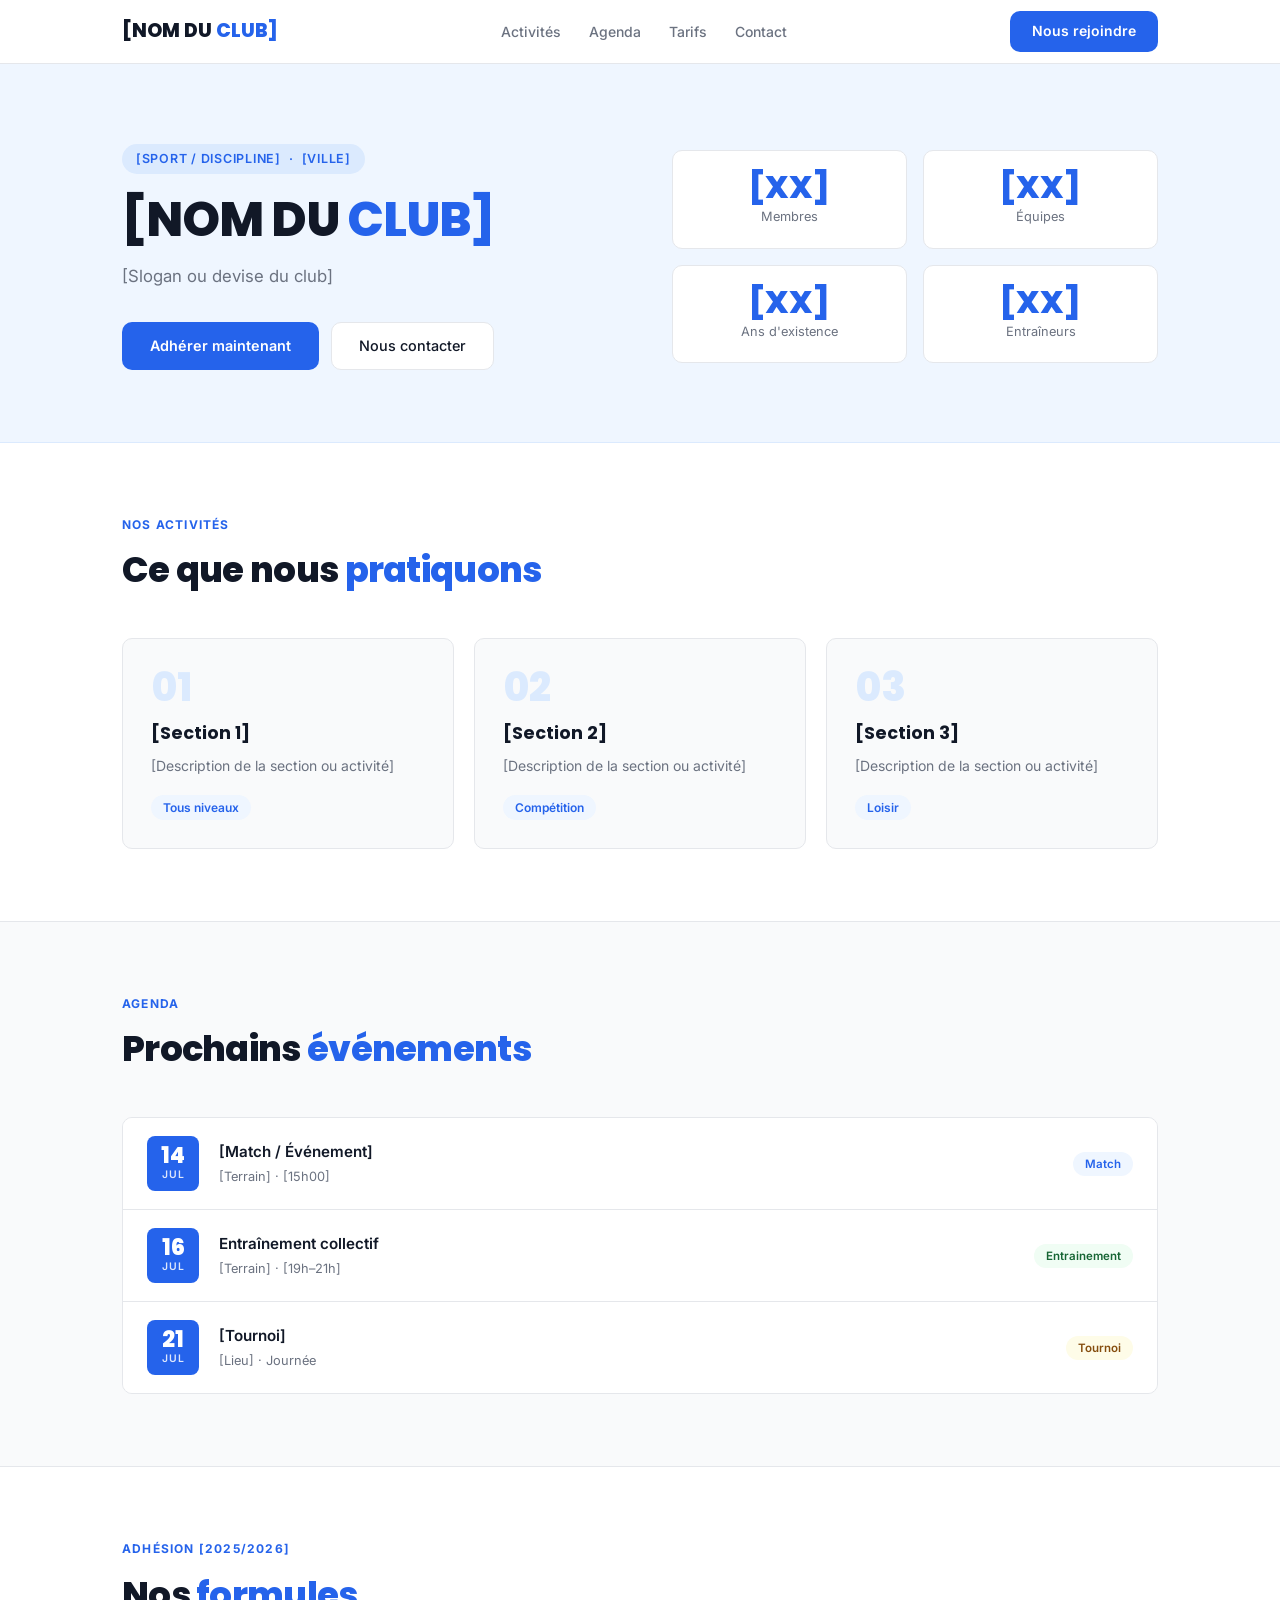
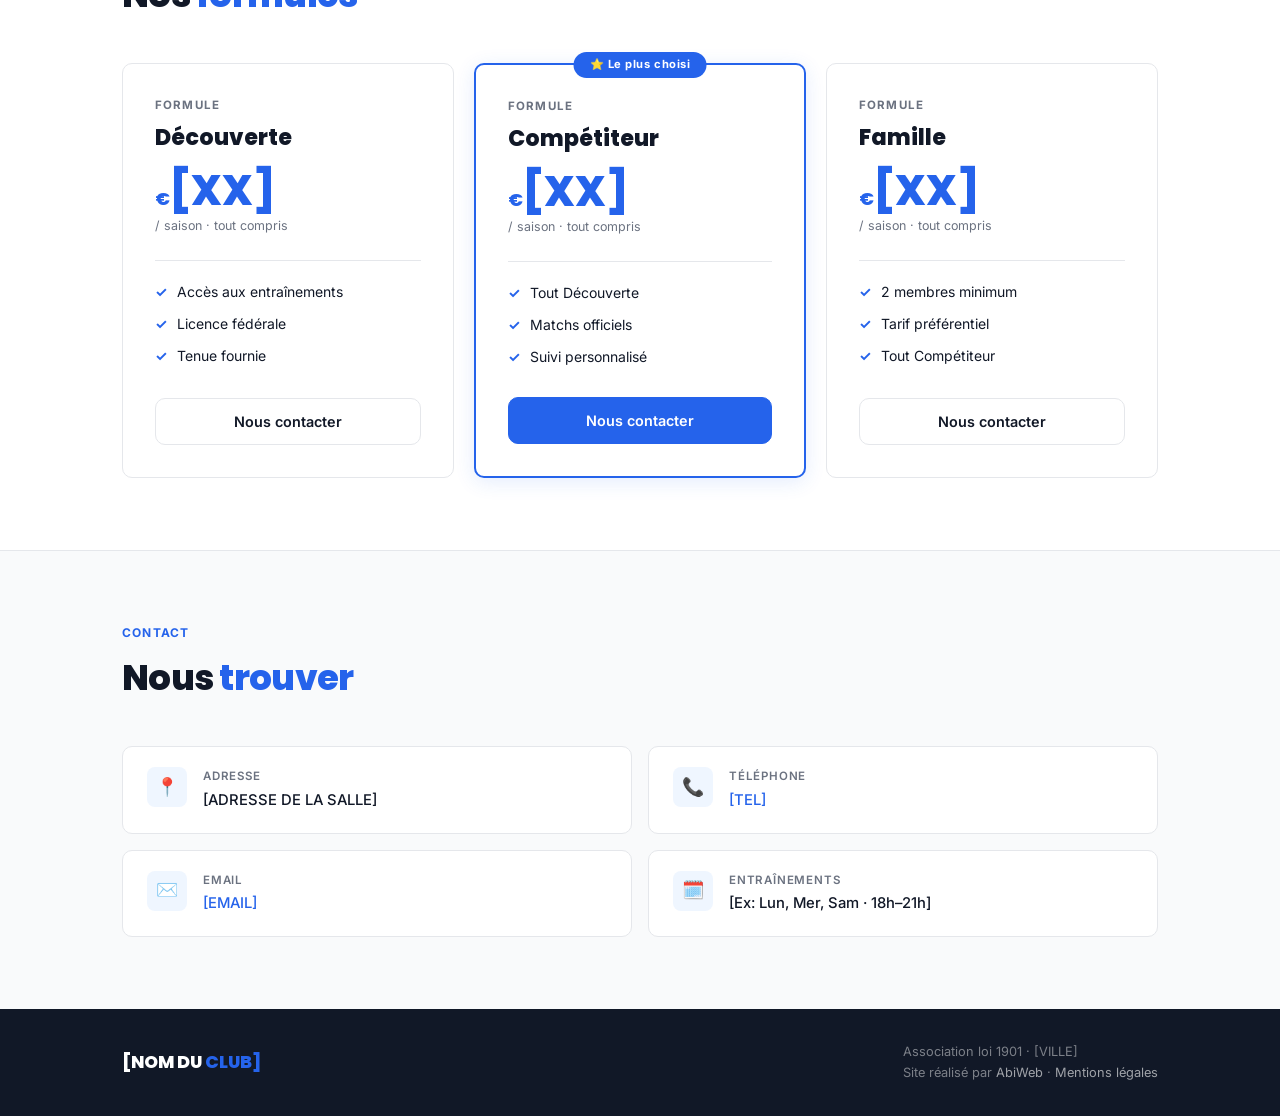
<file: association/abiweb-template-association/index.html>
<!DOCTYPE html>
<html lang="fr">
<head>
  <meta charset="UTF-8"/>
  <meta name="viewport" content="width=device-width, initial-scale=1.0"/>
  <title>[NOM DU CLUB] — Site officiel</title>
  <meta name="description" content="Site officiel de [NOM DU CLUB]. Activités, horaires, tarifs et agenda."/>

  <!-- SEO & Réseaux Sociaux -->
  <meta name="keywords" content=""/>
  <meta property="og:title" content=""/>
  <meta property="og:description" content=""/>
  <meta property="og:type" content="website"/>

  <!-- Google Search Console -->
  <meta name="google-site-verification" content=""/>

  <link rel="preconnect" href="https://fonts.googleapis.com"/>
  <link rel="preconnect" href="https://fonts.gstatic.com" crossorigin/>
  <link href="https://fonts.googleapis.com/css2?family=Poppins:wght@400;500;600;700;800&family=Inter:wght@300;400;500&display=swap" rel="stylesheet"/>
  <link rel="stylesheet" href="site-engine.css"/>
  <style>
    *, *::before, *::after { box-sizing: border-box; margin: 0; padding: 0; }
    :root {
      --primary:    #2563eb;
      --primary-dk: #1d4ed8;
      --primary-lt: #eff6ff;
      --primary-md: #dbeafe;
      --text:       #111827;
      --muted:      #6b7280;
      --bg:         #ffffff;
      --bg2:        #f9fafb;
      --bg3:        #f3f4f6;
      --border:     #e5e7eb;
      --radius:     10px;
      --max:        1100px;
    }
    html { scroll-behavior: smooth; }
    body { font-family: 'Inter', sans-serif; background: var(--bg); color: var(--text); line-height: 1.6; }
    a { text-decoration: none; color: inherit; }
    .container { max-width: var(--max); margin: 0 auto; padding: 0 32px; }

    /* NAV */
    nav { position: sticky; top: 0; z-index: 99; background: #fff; border-bottom: 1px solid var(--border); height: 64px; display: flex; align-items: center; }
    .nav-inner { display: flex; align-items: center; justify-content: space-between; width: 100%; }
    .nav-logo { font-family: 'Poppins', sans-serif; font-weight: 800; font-size: 1.2rem; color: var(--text); }
    .nav-logo span { color: var(--primary); }
    .nav-links { display: flex; gap: 28px; list-style: none; align-items: center; }
    .nav-links a { font-size: 0.875rem; font-weight: 500; color: var(--muted); transition: color 0.15s; }
    .nav-links a:hover { color: var(--text); }
    .nav-btn { background: var(--primary); color: #fff; padding: 9px 22px; border-radius: var(--radius); font-size: 0.875rem; font-weight: 600; transition: background 0.15s; display: inline-block; }
    .nav-btn:hover { background: var(--primary-dk); }

    /* HERO */
    .hero { background: var(--primary-lt); border-bottom: 1px solid var(--primary-md); padding: 80px 0 72px; }
    .hero-inner { display: grid; grid-template-columns: 1fr 1fr; gap: 64px; align-items: center; }
    .hero-eyebrow { display: inline-flex; align-items: center; gap: 8px; background: var(--primary-md); color: var(--primary); font-size: 0.78rem; font-weight: 600; letter-spacing: 0.06em; text-transform: uppercase; padding: 5px 14px; border-radius: 999px; margin-bottom: 20px; }
    .hero h1 { font-family: 'Poppins', sans-serif; font-size: clamp(2rem, 4vw, 3rem); font-weight: 800; line-height: 1.1; letter-spacing: -0.02em; margin-bottom: 16px; }
    .hero h1 em { font-style: normal; color: var(--primary); }
    .hero-slogan { font-size: 1.05rem; color: var(--muted); margin-bottom: 32px; line-height: 1.65; }
    .hero-btns { display: flex; gap: 12px; flex-wrap: wrap; }
    .btn-primary { background: var(--primary); color: #fff; padding: 12px 28px; border-radius: var(--radius); font-weight: 600; font-size: 0.9rem; transition: background 0.15s; display: inline-block; }
    .btn-primary:hover { background: var(--primary-dk); }
    .btn-outline { background: #fff; color: var(--text); border: 1px solid var(--border); padding: 11px 27px; border-radius: var(--radius); font-weight: 500; font-size: 0.9rem; transition: border-color 0.15s; display: inline-block; }
    .btn-outline:hover { border-color: var(--primary); color: var(--primary); }
    .hero-stats { display: grid; grid-template-columns: repeat(2, 1fr); gap: 16px; }
    .stat-card { background: #fff; border: 1px solid var(--border); border-radius: var(--radius); padding: 20px; text-align: center; }
    .stat-n { font-family: 'Poppins', sans-serif; font-size: 2rem; font-weight: 800; color: var(--primary); line-height: 1; }
    .stat-l { font-size: 0.8rem; color: var(--muted); margin-top: 4px; }

    /* SECTIONS */
    section { padding: 72px 0; }
    .section-label { font-size: 0.75rem; font-weight: 700; letter-spacing: 0.1em; text-transform: uppercase; color: var(--primary); margin-bottom: 8px; }
    .section-title { font-family: 'Poppins', sans-serif; font-size: clamp(1.6rem, 3vw, 2.2rem); font-weight: 800; letter-spacing: -0.02em; margin-bottom: 40px; }
    .section-title em { font-style: normal; color: var(--primary); }

    /* ACTIVITÉS */
    #activites { background: var(--bg); }
    .activites-grid { display: grid; grid-template-columns: repeat(3, 1fr); gap: 20px; }
    .activite-card { background: var(--bg2); border: 1px solid var(--border); border-radius: var(--radius); padding: 28px; transition: box-shadow 0.2s, border-color 0.2s; }
    .activite-card:hover { box-shadow: 0 4px 20px rgba(37,99,235,0.1); border-color: var(--primary-md); }
    .act-num { font-family: 'Poppins', sans-serif; font-size: 2.5rem; font-weight: 800; color: var(--primary-md); line-height: 1; margin-bottom: 12px; }
    .act-nom { font-family: 'Poppins', sans-serif; font-size: 1.1rem; font-weight: 700; margin-bottom: 8px; }
    .act-desc { font-size: 0.875rem; color: var(--muted); line-height: 1.6; margin-bottom: 16px; }
    .act-tag { display: inline-block; background: var(--primary-lt); color: var(--primary); font-size: 0.75rem; font-weight: 600; padding: 3px 12px; border-radius: 999px; }

    /* AGENDA (Standard + Premium) */
    #agenda { background: var(--bg2); border-top: 1px solid var(--border); border-bottom: 1px solid var(--border); display: none; }
    .agenda-list { display: flex; flex-direction: column; gap: 0; border: 1px solid var(--border); border-radius: var(--radius); overflow: hidden; }
    .agenda-item { display: flex; align-items: center; gap: 20px; padding: 18px 24px; background: #fff; border-bottom: 1px solid var(--border); transition: background 0.15s; }
    .agenda-item:last-child { border: none; }
    .agenda-item:hover { background: var(--bg2); }
    .agenda-date { background: var(--primary); color: #fff; border-radius: 8px; padding: 8px 12px; text-align: center; min-width: 52px; flex-shrink: 0; }
    .ag-jour { font-family: 'Poppins', sans-serif; font-size: 1.4rem; font-weight: 800; line-height: 1; }
    .ag-mois { font-size: 0.65rem; font-weight: 600; letter-spacing: 1px; text-transform: uppercase; opacity: 0.85; }
    .agenda-info { flex: 1; }
    .ag-titre { font-weight: 600; font-size: 0.95rem; margin-bottom: 2px; }
    .ag-lieu { font-size: 0.8rem; color: var(--muted); }
    .ag-badge { font-size: 0.72rem; font-weight: 600; padding: 3px 12px; border-radius: 999px; flex-shrink: 0; }
    .badge-match        { background: var(--primary-lt); color: var(--primary); }
    .badge-entrainement { background: #f0fdf4; color: #166534; }
    .badge-tournoi      { background: #fefce8; color: #854d0e; }

    /* TARIFS */
    #tarifs { background: var(--bg); }
    .tarifs-grid { display: grid; grid-template-columns: repeat(3, 1fr); gap: 20px; }
    .tarif-card { background: #fff; border: 1px solid var(--border); border-radius: var(--radius); padding: 32px; display: flex; flex-direction: column; position: relative; transition: box-shadow 0.2s; }
    .tarif-card:hover { box-shadow: 0 6px 24px rgba(0,0,0,0.07); }
    .tarif-card.feat { border: 2px solid var(--primary); box-shadow: 0 4px 20px rgba(37,99,235,0.12); }
    .tarif-badge { position: absolute; top: -13px; left: 50%; transform: translateX(-50%); background: var(--primary); color: #fff; font-size: 0.7rem; font-weight: 700; letter-spacing: 0.05em; padding: 4px 16px; border-radius: 999px; white-space: nowrap; }
    .tarif-label { font-size: 0.72rem; font-weight: 700; letter-spacing: 0.1em; text-transform: uppercase; color: var(--muted); margin-bottom: 6px; }
    .tarif-nom { font-family: 'Poppins', sans-serif; font-size: 1.4rem; font-weight: 800; margin-bottom: 4px; }
    .tarif-prix { font-family: 'Poppins', sans-serif; font-size: 2.6rem; font-weight: 800; color: var(--primary); line-height: 1; margin: 10px 0 4px; }
    .tarif-prix span { font-size: 1.1rem; }
    .tarif-period { font-size: 0.78rem; color: var(--muted); margin-bottom: 24px; }
    .tarif-divider { height: 1px; background: var(--border); margin-bottom: 20px; }
    .tarif-avantages { list-style: none; display: flex; flex-direction: column; gap: 10px; flex: 1; margin-bottom: 28px; }
    .tarif-avantages li { display: flex; align-items: flex-start; gap: 10px; font-size: 0.875rem; color: var(--text); }
    .tarif-avantages li::before { content: '✓'; color: var(--primary); font-weight: 700; flex-shrink: 0; }
    .tarif-btn { display: block; text-align: center; padding: 11px; border-radius: var(--radius); font-weight: 600; font-size: 0.9rem; border: 1.5px solid var(--border); color: var(--text); transition: all 0.15s; cursor: pointer; }
    .tarif-card.feat .tarif-btn { background: var(--primary); color: #fff; border-color: var(--primary); }
    .tarif-btn:hover { background: var(--primary); color: #fff; border-color: var(--primary); }

    /* LIEN ADHÉSION (Standard + Premium) */
    #adhesion-cta { background: var(--primary); padding: 40px 0; display: none; }
    .adhesion-inner { display: flex; align-items: center; justify-content: space-between; gap: 24px; flex-wrap: wrap; }
    .adhesion-text { font-family: 'Poppins', sans-serif; font-size: 1.4rem; font-weight: 700; color: #fff; }
    .adhesion-text span { display: block; font-family: 'Inter', sans-serif; font-size: 0.9rem; font-weight: 400; opacity: 0.8; margin-top: 4px; }
    .btn-white { background: #fff; color: var(--primary); padding: 12px 28px; border-radius: var(--radius); font-weight: 700; font-size: 0.9rem; display: inline-block; transition: opacity 0.15s; }
    .btn-white:hover { opacity: 0.9; }

    /* CONTACT */
    #contact { background: var(--bg2); border-top: 1px solid var(--border); }
    .contact-grid { display: grid; grid-template-columns: repeat(2, 1fr); gap: 16px; }
    .ci { display: flex; align-items: flex-start; gap: 16px; background: #fff; border: 1px solid var(--border); border-radius: var(--radius); padding: 20px 24px; }
    .ci-icon { width: 40px; height: 40px; background: var(--primary-lt); border-radius: 8px; display: flex; align-items: center; justify-content: center; font-size: 18px; flex-shrink: 0; }
    .ci-label { font-size: 0.72rem; font-weight: 600; text-transform: uppercase; letter-spacing: 0.07em; color: var(--muted); margin-bottom: 3px; }
    .ci-val { font-size: 0.925rem; font-weight: 500; color: var(--text); }
    .ci-val a { color: var(--primary); }

    /* RÉSEAUX (Standard + Premium) */
    #reseaux { background: var(--bg); border-top: 1px solid var(--border); padding: 36px 0; display: none; }
    .reseaux-inner { display: flex; align-items: center; gap: 20px; flex-wrap: wrap; }
    .reseaux-label { font-size: 0.875rem; font-weight: 600; color: var(--muted); }
    .reseaux-links { display: flex; gap: 10px; flex-wrap: wrap; }
    .reseau-btn { display: inline-flex; align-items: center; gap: 6px; padding: 8px 18px; border: 1px solid var(--border); border-radius: var(--radius); font-size: 0.85rem; font-weight: 500; color: var(--text); transition: all 0.15s; }
    .reseau-btn:hover { border-color: var(--primary); color: var(--primary); }

    /* GALERIE (Premium) */
    #galerie { background: var(--bg2); border-top: 1px solid var(--border); display: none; }
    .galerie-grid { display: grid; grid-template-columns: repeat(4, 1fr); gap: 8px; }
    .galerie-item { aspect-ratio: 1; background: var(--bg3); border-radius: 8px; overflow: hidden; }
    .galerie-item img { width: 100%; height: 100%; object-fit: cover; transition: transform 0.3s; }
    .galerie-item:hover img { transform: scale(1.05); }

    /* DOCUMENTS (Premium) */
    #documents { background: var(--bg); border-top: 1px solid var(--border); display: none; }
    .docs-list { display: flex; flex-direction: column; gap: 0; border: 1px solid var(--border); border-radius: var(--radius); overflow: hidden; }
    .doc-item { display: flex; align-items: center; justify-content: space-between; padding: 18px 24px; background: #fff; border-bottom: 1px solid var(--border); }
    .doc-item:last-child { border: none; }
    .doc-titre { font-weight: 500; font-size: 0.95rem; }
    .doc-btn { background: var(--primary-lt); color: var(--primary); padding: 7px 18px; border-radius: 8px; font-size: 0.8rem; font-weight: 600; transition: background 0.15s; display: inline-block; }
    .doc-btn:hover { background: var(--primary-md); }

    /* FOOTER */
    footer { background: var(--text); padding: 32px 0; }
    .footer-inner { display: flex; align-items: center; justify-content: space-between; flex-wrap: wrap; gap: 16px; }
    .footer-logo { font-family: 'Poppins', sans-serif; font-weight: 800; font-size: 1.1rem; color: #fff; }
    .footer-logo span { color: var(--primary); }
    .footer-info { font-size: 0.8rem; color: rgba(255,255,255,0.45); line-height: 1.7; }
    .footer-info a { color: rgba(255,255,255,0.6); }
    .footer-info a:hover { color: #fff; }

    /* RESPONSIVE */
    @media (max-width: 768px) {
      section { padding: 48px 0; }
      .hero-inner { grid-template-columns: 1fr; gap: 40px; }
      .activites-grid, .tarifs-grid { grid-template-columns: 1fr; }
      .contact-grid { grid-template-columns: 1fr; }
      .nav-links { display: none; }
    }
  </style>
</head>
<body>

<!-- NAV -->
<nav>
  <div class="container nav-inner">
    <div class="nav-logo" id="nav-nom">NOM <span>CLUB</span></div>
    <ul class="nav-links">
      <li><a href="#activites">Activités</a></li>
      <li id="nav-agenda-link" style="display:none"><a href="#agenda">Agenda</a></li>
      <li><a href="#tarifs">Tarifs</a></li>
      <li><a href="#contact">Contact</a></li>
    </ul>
    <a href="#contact" class="nav-btn">Nous rejoindre</a>
  </div>
</nav>

<!-- HERO -->
<div class="hero">
  <div class="container">
    <div class="hero-inner">
      <div>
        <div class="hero-eyebrow">
          <span id="hero-sport">[SPORT]</span> · <span id="hero-ville">[VILLE]</span>
        </div>
        <h1 id="hero-title">[NOM DU <em>CLUB</em>]</h1>
        <p class="hero-slogan" id="hero-slogan">[Slogan du club]</p>
        <div class="hero-btns">
          <a href="#tarifs" class="btn-primary">Adhérer maintenant</a>
          <a href="#contact" class="btn-outline">Nous contacter</a>
        </div>
      </div>
      <div class="hero-stats" id="hero-stats"></div>
    </div>
  </div>
</div>

<!-- ACTIVITÉS -->
<section id="activites">
  <div class="container">
    <div class="section-label">Nos activités</div>
    <div class="section-title">Ce que nous <em>pratiquons</em></div>
    <div class="activites-grid" id="activites-grid"></div>
  </div>
</section>

<!-- AGENDA (Standard + Premium) -->
<section id="agenda">
  <div class="container">
    <div class="section-label">Agenda</div>
    <div class="section-title">Prochains <em>événements</em></div>
    <div class="agenda-list" id="agenda-list"></div>
  </div>
</section>

<!-- TARIFS -->
<section id="tarifs">
  <div class="container">
    <div class="section-label">Adhésion <span id="tarifs-saison"></span></div>
    <div class="section-title">Nos <em>formules</em></div>
    <div class="tarifs-grid" id="tarifs-grid"></div>
  </div>
</section>

<!-- CTA ADHÉSION (Standard + Premium) -->
<div id="adhesion-cta">
  <div class="container">
    <div class="adhesion-inner">
      <div class="adhesion-text">
        Adhérez en ligne dès maintenant
        <span>Paiement sécurisé · Confirmation immédiate</span>
      </div>
      <div id="adhesion-btns"></div>
    </div>
  </div>
</div>

<!-- CONTACT -->
<section id="contact">
  <div class="container">
    <div class="section-label">Contact</div>
    <div class="section-title">Nous <em>trouver</em></div>
    <div class="contact-grid">
      <div class="ci"><div class="ci-icon">📍</div><div><div class="ci-label">Adresse</div><div class="ci-val" id="c-adresse">[ADRESSE]</div></div></div>
      <div class="ci"><div class="ci-icon">📞</div><div><div class="ci-label">Téléphone</div><div class="ci-val"><a id="c-tel" href="#">[TEL]</a></div></div></div>
      <div class="ci"><div class="ci-icon">✉️</div><div><div class="ci-label">Email</div><div class="ci-val"><a id="c-email" href="#">[EMAIL]</a></div></div></div>
      <div class="ci"><div class="ci-icon">🗓️</div><div><div class="ci-label">Entraînements</div><div class="ci-val" id="c-horaires">[HORAIRES]</div></div></div>
    </div>
  </div>
</section>

<!-- RÉSEAUX (Standard + Premium) -->
<div id="reseaux">
  <div class="container">
    <div class="reseaux-inner">
      <div class="reseaux-label">Suivez-nous</div>
      <div class="reseaux-links" id="reseaux-links"></div>
    </div>
  </div>
</div>

<!-- GALERIE (Premium) -->
<section id="galerie">
  <div class="container">
    <div class="section-label">Photos</div>
    <div class="section-title">Notre <em>club</em> en images</div>
    <div class="galerie-grid" id="galerie-grid"></div>
  </div>
</section>

<!-- DOCUMENTS (Premium) -->
<section id="documents">
  <div class="container">
    <div class="section-label">Documents</div>
    <div class="section-title">Téléchargements</div>
    <div class="docs-list" id="docs-list"></div>
  </div>
</section>

<!-- FOOTER -->
<footer>
  <div class="container">
    <div class="footer-inner">
      <div class="footer-logo" id="footer-logo">NOM <span>CLUB</span></div>
      <div class="footer-info">
        Association loi 1901 · <span id="footer-ville"></span><br>
        Site réalisé par <a href="https://abiweb.fr" target="_blank">AbiWeb</a> ·
        <a href="#" id="footer-mentions-link">Mentions légales</a>
      </div>
    </div>
  </div>
</footer>

<!-- MODAL MENTIONS LÉGALES -->
<div class="modal-overlay" id="modal-mentions">
  <div class="modal-box">
    <button class="modal-close" id="modal-mentions-close" aria-label="Fermer">&times;</button>
    <h3>Mentions légales</h3>
    <div id="mentions-content"></div>
  </div>
</div>

<!-- BANDEAU CONSENTEMENT COOKIES -->
<div class="cookie-banner" id="cookie-banner">
  <p>Ce site utilise Google Analytics pour mesurer son audience. Vous pouvez accepter ou refuser ce suivi.</p>
  <div class="cookie-actions">
    <button id="cookie-refuse">Refuser</button>
    <button id="cookie-accept">Accepter</button>
  </div>
</div>

<script src="site-content.js"></script>
<script src="site-engine.js"></script>
<script>
(async () => {
  const c = await window.loadSiteContent();
  const f = window.FORMULE;

  window.AbiWebEngine.init(c);

  document.documentElement.style.setProperty('--primary', c.club.couleurPrimaire);

  // Nom
  const nom = c.club.nom;
  const mid = Math.ceil(nom.length / 2);
  const p1 = nom.slice(0, mid), p2 = nom.slice(mid);
  document.getElementById('nav-nom').innerHTML = p1 + ' <span>' + p2 + '</span>';
  document.getElementById('footer-logo').innerHTML = p1 + ' <span>' + p2 + '</span>';
  document.getElementById('hero-title').innerHTML = nom.split(' ').slice(0,-1).join(' ') + ' <em>' + nom.split(' ').slice(-1)[0] + '</em>';
  document.getElementById('hero-sport').textContent = c.club.sport;
  document.getElementById('hero-ville').textContent = c.club.ville;
  document.getElementById('hero-slogan').textContent = c.club.slogan;
  document.getElementById('footer-ville').textContent = c.club.ville;
  document.getElementById('tarifs-saison').textContent = c.saison;
  if (!c.seo || !c.seo.titre) document.title = c.club.nom + ' — Site officiel';

  // Stats
  document.getElementById('hero-stats').innerHTML = c.stats.map(s =>
    `<div class="stat-card"><div class="stat-n">${s.valeur}</div><div class="stat-l">${s.label}</div></div>`
  ).join('');

  // Activités
  document.getElementById('activites-grid').innerHTML = c.sections.map((s, i) => `
    <div class="activite-card">
      <div class="act-num">0${i+1}</div>
      <div class="act-nom">${s.titre}</div>
      <div class="act-desc">${s.description}</div>
      <div class="act-tag">${s.tag}</div>
    </div>
  `).join('');

  // Contact
  document.getElementById('c-adresse').textContent = c.contact.adresse;
  document.getElementById('c-tel').textContent = c.contact.telephone;
  document.getElementById('c-tel').href = 'tel:' + c.contact.telephone.replace(/\s/g,'');
  document.getElementById('c-email').textContent = c.contact.email;
  document.getElementById('c-email').href = 'mailto:' + c.contact.email;
  document.getElementById('c-horaires').textContent = c.contact.horairesInfo;

  // Tarifs
  document.getElementById('tarifs-grid').innerHTML = c.tarifs.map(t => `
    <div class="tarif-card${t.vedette ? ' feat' : ''}">
      ${t.vedette ? '<div class="tarif-badge">⭐ Le plus choisi</div>' : ''}
      <div class="tarif-label">Formule</div>
      <div class="tarif-nom">${t.nom}</div>
      <div class="tarif-prix"><span>€</span>${t.prix}</div>
      <div class="tarif-period">/ saison · tout compris</div>
      <div class="tarif-divider"></div>
      <ul class="tarif-avantages">${t.avantages.map(a => `<li>${a}</li>`).join('')}</ul>
      <div class="tarif-btn">${c.lienAdhesion ? `<a href="${c.lienAdhesion}" target="_blank" style="color:inherit">Adhérer en ligne</a>` : 'Nous contacter'}</div>
    </div>
  `).join('');

  // Standard + Premium
  if (f === 'standard' || f === 'premium') {
    document.getElementById('agenda').style.display = 'block';
    document.getElementById('nav-agenda-link').style.display = 'block';
    document.getElementById('agenda-list').innerHTML = c.agenda.map(e => `
      <div class="agenda-item">
        <div class="agenda-date"><div class="ag-jour">${e.jour}</div><div class="ag-mois">${e.mois}</div></div>
        <div class="agenda-info"><div class="ag-titre">${e.titre}</div><div class="ag-lieu">${e.lieu} · ${e.heure}</div></div>
        <div class="ag-badge badge-${e.type}">${e.type.charAt(0).toUpperCase()+e.type.slice(1)}</div>
      </div>
    `).join('');

    if (c.lienAdhesion) {
      document.getElementById('adhesion-cta').style.display = 'block';
      document.getElementById('adhesion-btns').innerHTML = `<a href="${c.lienAdhesion}" target="_blank" class="btn-white">Adhérer en ligne</a>`;
    }

    const rx = [];
    if (c.lienFacebook)  rx.push(`<a href="${c.lienFacebook}"  target="_blank" class="reseau-btn">Facebook</a>`);
    if (c.lienInstagram) rx.push(`<a href="${c.lienInstagram}" target="_blank" class="reseau-btn">Instagram</a>`);
    if (c.lienYoutube)   rx.push(`<a href="${c.lienYoutube}"   target="_blank" class="reseau-btn">YouTube</a>`);
    if (rx.length) { document.getElementById('reseaux').style.display = 'block'; document.getElementById('reseaux-links').innerHTML = rx.join(''); }
  }

  // Premium
  if (f === 'premium') {
    if (c.galerie?.length) {
      document.getElementById('galerie').style.display = 'block';
      document.getElementById('galerie-grid').innerHTML = c.galerie.map(img =>
        `<div class="galerie-item"><img src="${img}" alt="" loading="lazy"/></div>`
      ).join('');
    }
    if (c.documents?.length) {
      document.getElementById('documents').style.display = 'block';
      document.getElementById('docs-list').innerHTML = c.documents.map(d =>
        `<div class="doc-item"><div class="doc-titre">${d.titre}</div><a href="${d.fichier}" download class="doc-btn">Télécharger</a></div>`
      ).join('');
    }
  }
})();
</script>
</body>
</html>
</file>
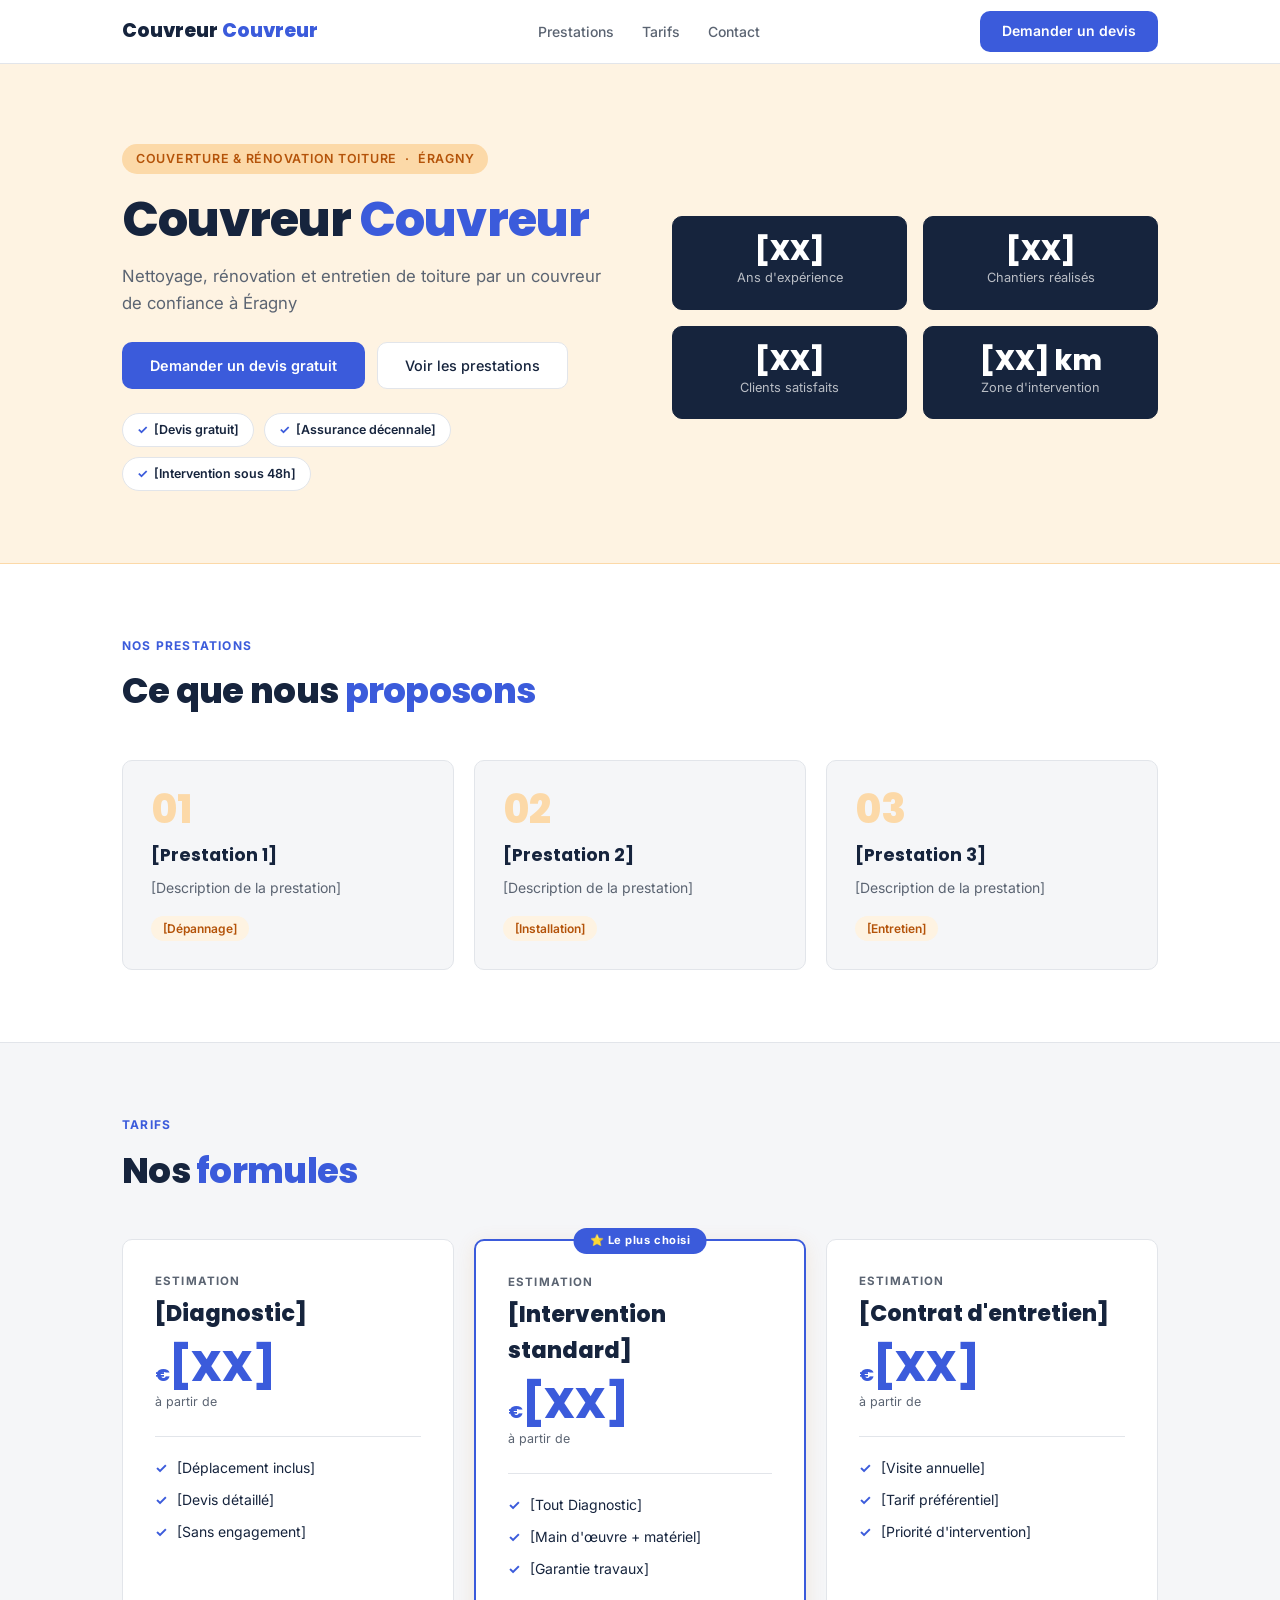
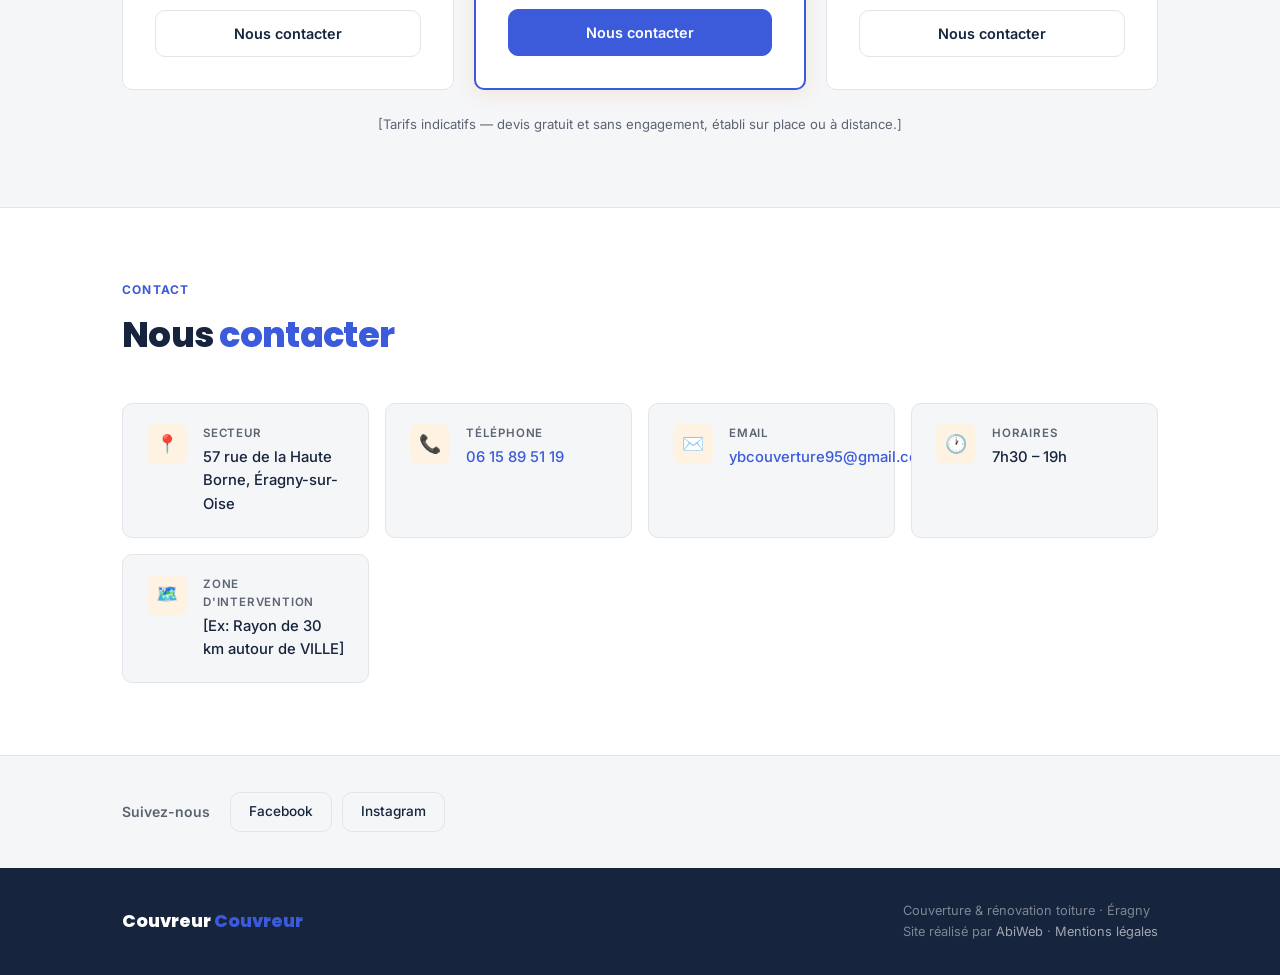
<file: clients/couvreur/index.html>
<!DOCTYPE html>
<html lang="fr">
<head>
  <meta charset="UTF-8"/>
  <meta name="viewport" content="width=device-width, initial-scale=1.0"/>
  <title>Couvreur — Site officiel</title>
  <meta name="description" content="Site officiel de Couvreur. Prestations, tarifs, zone d'intervention et devis gratuit."/>

  <!-- SEO & Réseaux Sociaux -->
  <meta name="keywords" content=""/>
  <meta property="og:title" content=""/>
  <meta property="og:description" content=""/>
  <meta property="og:type" content="website"/>

  <!-- Google Search Console -->
  <meta name="google-site-verification" content=""/>

  <link rel="preconnect" href="https://fonts.googleapis.com"/>
  <link rel="preconnect" href="https://fonts.gstatic.com" crossorigin/>
  <link href="https://fonts.googleapis.com/css2?family=Poppins:wght@400;500;600;700;800&family=Inter:wght@300;400;500&display=swap" rel="stylesheet"/>
  <link rel="stylesheet" href="site-engine.css"/>
  <style>
    *, *::before, *::after { box-sizing: border-box; margin: 0; padding: 0; }
    :root {
      --primary:    #d97706;
      --primary-dk: #b45309;
      --primary-lt: #fef3e2;
      --primary-md: #fcd9a8;
      --navy:       #16243d;
      --navy-dark:  #0f1929;
      --text:       #16243d;
      --muted:      #5b6472;
      --bg:         #ffffff;
      --bg2:        #f5f6f8;
      --bg3:        #e9ebef;
      --border:     #e2e5ea;
      --radius:     10px;
      --max:        1100px;
    }
    html { scroll-behavior: smooth; }
    body { font-family: 'Inter', sans-serif; background: var(--bg); color: var(--text); line-height: 1.6; }
    a { text-decoration: none; color: inherit; }
    .container { max-width: var(--max); margin: 0 auto; padding: 0 32px; }

    /* NAV */
    nav { position: sticky; top: 0; z-index: 99; background: #fff; border-bottom: 1px solid var(--border); height: 64px; display: flex; align-items: center; }
    .nav-inner { display: flex; align-items: center; justify-content: space-between; width: 100%; }
    .nav-logo { font-family: 'Poppins', sans-serif; font-weight: 800; font-size: 1.2rem; color: var(--text); }
    .nav-logo span { color: var(--primary); }
    .nav-links { display: flex; gap: 28px; list-style: none; align-items: center; }
    .nav-links a { font-size: 0.875rem; font-weight: 500; color: var(--muted); transition: color 0.15s; }
    .nav-links a:hover { color: var(--text); }
    .nav-btn { background: var(--primary); color: #fff; padding: 9px 22px; border-radius: var(--radius); font-size: 0.875rem; font-weight: 600; transition: background 0.15s; display: inline-block; }
    .nav-btn:hover { background: var(--primary-dk); }

    /* HERO */
    .hero { background: var(--primary-lt); border-bottom: 1px solid var(--primary-md); padding: 80px 0 72px; }
    .hero-inner { display: grid; grid-template-columns: 1fr 1fr; gap: 64px; align-items: center; }
    .hero-eyebrow { display: inline-flex; align-items: center; gap: 8px; background: var(--primary-md); color: var(--primary-dk); font-size: 0.78rem; font-weight: 600; letter-spacing: 0.06em; text-transform: uppercase; padding: 5px 14px; border-radius: 999px; margin-bottom: 20px; }
    .hero h1 { font-family: 'Poppins', sans-serif; font-size: clamp(2rem, 4vw, 3rem); font-weight: 800; line-height: 1.1; letter-spacing: -0.02em; margin-bottom: 16px; }
    .hero h1 em { font-style: normal; color: var(--primary); }
    .hero-slogan { font-size: 1.05rem; color: var(--muted); margin-bottom: 24px; line-height: 1.65; }
    .hero-btns { display: flex; gap: 12px; flex-wrap: wrap; margin-bottom: 24px; }
    .btn-primary { background: var(--primary); color: #fff; padding: 12px 28px; border-radius: var(--radius); font-weight: 600; font-size: 0.9rem; transition: background 0.15s; display: inline-block; }
    .btn-primary:hover { background: var(--primary-dk); }
    .btn-outline { background: #fff; color: var(--text); border: 1px solid var(--border); padding: 11px 27px; border-radius: var(--radius); font-weight: 500; font-size: 0.9rem; transition: border-color 0.15s; display: inline-block; }
    .btn-outline:hover { border-color: var(--primary); color: var(--primary); }
    .hero-garanties { display: flex; gap: 10px; flex-wrap: wrap; }
    .garantie-badge { display: inline-flex; align-items: center; gap: 6px; background: #fff; border: 1px solid var(--border); font-size: 0.78rem; font-weight: 600; color: var(--text); padding: 6px 14px; border-radius: 999px; }
    .garantie-badge::before { content: '✓'; color: var(--primary); font-weight: 700; }
    .hero-stats { display: grid; grid-template-columns: repeat(2, 1fr); gap: 16px; }
    .stat-card { background: var(--navy); border: 1px solid var(--navy); border-radius: var(--radius); padding: 20px; text-align: center; }
    .stat-n { font-family: 'Poppins', sans-serif; font-size: 1.7rem; font-weight: 800; color: #fff; line-height: 1; }
    .stat-l { font-size: 0.8rem; color: rgba(255,255,255,0.7); margin-top: 4px; }

    /* SECTIONS */
    section { padding: 72px 0; }
    .section-label { font-size: 0.75rem; font-weight: 700; letter-spacing: 0.1em; text-transform: uppercase; color: var(--primary); margin-bottom: 8px; }
    .section-title { font-family: 'Poppins', sans-serif; font-size: clamp(1.6rem, 3vw, 2.2rem); font-weight: 800; letter-spacing: -0.02em; margin-bottom: 40px; }
    .section-title em { font-style: normal; color: var(--primary); }

    /* PRESTATIONS */
    #prestations { background: var(--bg); }
    .prestations-grid { display: grid; grid-template-columns: repeat(3, 1fr); gap: 20px; }
    .prestation-card { background: var(--bg2); border: 1px solid var(--border); border-radius: var(--radius); padding: 28px; transition: box-shadow 0.2s, border-color 0.2s; }
    .prestation-card:hover { box-shadow: 0 4px 20px rgba(217,119,6,0.1); border-color: var(--primary-md); }
    .prest-num { font-family: 'Poppins', sans-serif; font-size: 2.5rem; font-weight: 800; color: var(--primary-md); line-height: 1; margin-bottom: 12px; }
    .prest-nom { font-family: 'Poppins', sans-serif; font-size: 1.1rem; font-weight: 700; margin-bottom: 8px; }
    .prest-desc { font-size: 0.875rem; color: var(--muted); line-height: 1.6; margin-bottom: 16px; }
    .prest-tag { display: inline-block; background: var(--primary-lt); color: var(--primary-dk); font-size: 0.75rem; font-weight: 600; padding: 3px 12px; border-radius: 999px; }

    /* TARIFS */
    #tarifs { background: var(--bg2); border-top: 1px solid var(--border); border-bottom: 1px solid var(--border); }
    .tarifs-grid { display: grid; grid-template-columns: repeat(3, 1fr); gap: 20px; }
    .tarif-card { background: #fff; border: 1px solid var(--border); border-radius: var(--radius); padding: 32px; display: flex; flex-direction: column; position: relative; transition: box-shadow 0.2s; }
    .tarif-card:hover { box-shadow: 0 6px 24px rgba(0,0,0,0.07); }
    .tarif-card.feat { border: 2px solid var(--primary); box-shadow: 0 4px 20px rgba(217,119,6,0.12); }
    .tarif-badge { position: absolute; top: -13px; left: 50%; transform: translateX(-50%); background: var(--primary); color: #fff; font-size: 0.7rem; font-weight: 700; letter-spacing: 0.05em; padding: 4px 16px; border-radius: 999px; white-space: nowrap; }
    .tarif-label { font-size: 0.72rem; font-weight: 700; letter-spacing: 0.1em; text-transform: uppercase; color: var(--muted); margin-bottom: 6px; }
    .tarif-nom { font-family: 'Poppins', sans-serif; font-size: 1.4rem; font-weight: 800; margin-bottom: 4px; }
    .tarif-prix { font-family: 'Poppins', sans-serif; font-size: 2.6rem; font-weight: 800; color: var(--primary); line-height: 1; margin: 10px 0 4px; }
    .tarif-prix span { font-size: 1.1rem; }
    .tarif-period { font-size: 0.78rem; color: var(--muted); margin-bottom: 24px; }
    .tarif-divider { height: 1px; background: var(--border); margin-bottom: 20px; }
    .tarif-avantages { list-style: none; display: flex; flex-direction: column; gap: 10px; flex: 1; margin-bottom: 28px; }
    .tarif-avantages li { display: flex; align-items: flex-start; gap: 10px; font-size: 0.875rem; color: var(--text); }
    .tarif-avantages li::before { content: '✓'; color: var(--primary); font-weight: 700; flex-shrink: 0; }
    .tarif-btn { display: block; text-align: center; padding: 11px; border-radius: var(--radius); font-weight: 600; font-size: 0.9rem; border: 1.5px solid var(--border); color: var(--text); transition: all 0.15s; cursor: pointer; }
    .tarif-card.feat .tarif-btn { background: var(--primary); color: #fff; border-color: var(--primary); }
    .tarif-btn:hover { background: var(--primary); color: #fff; border-color: var(--primary); }
    .tarif-note { font-size: 0.82rem; color: var(--muted); margin-top: 24px; text-align: center; }

    /* DEVIS CTA (Standard + Premium) */
    #devis-cta { background: var(--navy); padding: 40px 0; display: none; }
    .devis-inner { display: flex; align-items: center; justify-content: space-between; gap: 24px; flex-wrap: wrap; }
    .devis-text { font-family: 'Poppins', sans-serif; font-size: 1.4rem; font-weight: 700; color: #fff; }
    .devis-text span { display: block; font-family: 'Inter', sans-serif; font-size: 0.9rem; font-weight: 400; opacity: 0.85; margin-top: 4px; }
    .btn-white { background: #fff; color: var(--primary); padding: 12px 28px; border-radius: var(--radius); font-weight: 700; font-size: 0.9rem; display: inline-block; transition: opacity 0.15s; }
    .btn-white:hover { opacity: 0.9; }

    /* CONTACT */
    #contact { background: var(--bg); }
    .contact-grid { display: grid; grid-template-columns: repeat(auto-fit, minmax(220px, 1fr)); gap: 16px; }
    .ci { display: flex; align-items: flex-start; gap: 16px; background: var(--bg2); border: 1px solid var(--border); border-radius: var(--radius); padding: 20px 24px; }
    .ci-icon { width: 40px; height: 40px; background: var(--primary-lt); border-radius: 8px; display: flex; align-items: center; justify-content: center; font-size: 18px; flex-shrink: 0; }
    .ci-label { font-size: 0.72rem; font-weight: 600; text-transform: uppercase; letter-spacing: 0.07em; color: var(--muted); margin-bottom: 3px; }
    .ci-val { font-size: 0.925rem; font-weight: 500; color: var(--text); }
    .ci-val a { color: var(--primary); }

    /* RÉSEAUX (Standard + Premium) */
    #reseaux { background: var(--bg2); border-top: 1px solid var(--border); padding: 36px 0; display: none; }
    .reseaux-inner { display: flex; align-items: center; gap: 20px; flex-wrap: wrap; }
    .reseaux-label { font-size: 0.875rem; font-weight: 600; color: var(--muted); }
    .reseaux-links { display: flex; gap: 10px; flex-wrap: wrap; }
    .reseau-btn { display: inline-flex; align-items: center; gap: 6px; padding: 8px 18px; border: 1px solid var(--border); border-radius: var(--radius); font-size: 0.85rem; font-weight: 500; color: var(--text); transition: all 0.15s; }
    .reseau-btn:hover { border-color: var(--primary); color: var(--primary); }

    /* GALERIE (Premium) */
    #galerie { background: var(--bg); border-top: 1px solid var(--border); display: none; }
    .galerie-grid { display: grid; grid-template-columns: repeat(4, 1fr); gap: 8px; }
    .galerie-item { aspect-ratio: 1; background: var(--bg3); border-radius: 8px; overflow: hidden; }
    .galerie-item img { width: 100%; height: 100%; object-fit: cover; transition: transform 0.3s; }
    .galerie-item:hover img { transform: scale(1.05); }

    /* DOCUMENTS (Premium) */
    #documents { background: var(--bg2); border-top: 1px solid var(--border); display: none; }
    .docs-list { display: flex; flex-direction: column; gap: 0; border: 1px solid var(--border); border-radius: var(--radius); overflow: hidden; }
    .doc-item { display: flex; align-items: center; justify-content: space-between; padding: 18px 24px; background: #fff; border-bottom: 1px solid var(--border); }
    .doc-item:last-child { border: none; }
    .doc-titre { font-weight: 500; font-size: 0.95rem; }
    .doc-btn { background: var(--primary-lt); color: var(--primary-dk); padding: 7px 18px; border-radius: 8px; font-size: 0.8rem; font-weight: 600; transition: background 0.15s; display: inline-block; }
    .doc-btn:hover { background: var(--primary-md); }

    /* FOOTER */
    footer { background: var(--text); padding: 32px 0; }
    .footer-inner { display: flex; align-items: center; justify-content: space-between; flex-wrap: wrap; gap: 16px; }
    .footer-logo { font-family: 'Poppins', sans-serif; font-weight: 800; font-size: 1.1rem; color: #fff; }
    .footer-logo span { color: var(--primary); }
    .footer-info { font-size: 0.8rem; color: rgba(255,255,255,0.45); line-height: 1.7; }
    .footer-info a { color: rgba(255,255,255,0.6); }
    .footer-info a:hover { color: #fff; }

    /* RESPONSIVE */
    @media (max-width: 768px) {
      section { padding: 48px 0; }
      .hero-inner { grid-template-columns: 1fr; gap: 40px; }
      .prestations-grid, .tarifs-grid { grid-template-columns: 1fr; }
      .nav-links { display: none; }
    }
  </style>
</head>
<body>

<!-- NAV -->
<nav>
  <div class="container nav-inner">
    <div class="nav-logo" id="nav-nom">NOM <span>ARTISAN</span></div>
    <ul class="nav-links">
      <li><a href="#prestations">Prestations</a></li>
      <li><a href="#tarifs">Tarifs</a></li>
      <li><a href="#contact">Contact</a></li>
    </ul>
    <a href="#contact" class="nav-btn">Demander un devis</a>
  </div>
</nav>

<!-- HERO -->
<div class="hero">
  <div class="container">
    <div class="hero-inner">
      <div>
        <div class="hero-eyebrow">
          <span id="hero-metier">Couverture & rénovation toiture</span> · <span id="hero-ville">Éragny</span>
        </div>
        <h1 id="hero-title">[NOM DE L'<em>ARTISAN</em>]</h1>
        <p class="hero-slogan" id="hero-slogan">[Accroche]</p>
        <div class="hero-btns">
          <a href="#contact" class="btn-primary">Demander un devis gratuit</a>
          <a href="#prestations" class="btn-outline">Voir les prestations</a>
        </div>
        <div class="hero-garanties" id="hero-garanties"></div>
      </div>
      <div class="hero-stats" id="hero-stats"></div>
    </div>
  </div>
</div>

<!-- PRESTATIONS -->
<section id="prestations">
  <div class="container">
    <div class="section-label">Nos prestations</div>
    <div class="section-title">Ce que nous <em>proposons</em></div>
    <div class="prestations-grid" id="prestations-grid"></div>
  </div>
</section>

<!-- TARIFS -->
<section id="tarifs">
  <div class="container">
    <div class="section-label">Tarifs</div>
    <div class="section-title">Nos <em>formules</em></div>
    <div class="tarifs-grid" id="tarifs-grid"></div>
    <div class="tarif-note" id="tarif-note"></div>
  </div>
</section>

<!-- CTA DEVIS (Standard + Premium) -->
<div id="devis-cta">
  <div class="container">
    <div class="devis-inner">
      <div class="devis-text">
        Obtenez votre devis en ligne
        <span>Réponse rapide · Sans engagement</span>
      </div>
      <div id="devis-btns"></div>
    </div>
  </div>
</div>

<!-- CONTACT -->
<section id="contact">
  <div class="container">
    <div class="section-label">Contact</div>
    <div class="section-title">Nous <em>contacter</em></div>
    <div class="contact-grid">
      <div class="ci"><div class="ci-icon">📍</div><div><div class="ci-label">Secteur</div><div class="ci-val" id="c-adresse">[ADRESSE / SECTEUR]</div></div></div>
      <div class="ci"><div class="ci-icon">📞</div><div><div class="ci-label">Téléphone</div><div class="ci-val"><a id="c-tel" href="#">[TEL]</a></div></div></div>
      <div class="ci"><div class="ci-icon">✉️</div><div><div class="ci-label">Email</div><div class="ci-val"><a id="c-email" href="#">[EMAIL]</a></div></div></div>
      <div class="ci"><div class="ci-icon">🕐</div><div><div class="ci-label">Horaires</div><div class="ci-val" id="c-horaires">[HORAIRES]</div></div></div>
      <div class="ci"><div class="ci-icon">🗺️</div><div><div class="ci-label">Zone d'intervention</div><div class="ci-val" id="c-zone">[ZONE]</div></div></div>
    </div>
  </div>
</section>

<!-- RÉSEAUX (Standard + Premium) -->
<div id="reseaux">
  <div class="container">
    <div class="reseaux-inner">
      <div class="reseaux-label">Suivez-nous</div>
      <div class="reseaux-links" id="reseaux-links"></div>
    </div>
  </div>
</div>

<!-- GALERIE (Premium) -->
<section id="galerie">
  <div class="container">
    <div class="section-label">Réalisations</div>
    <div class="section-title">Nos <em>chantiers</em></div>
    <div class="galerie-grid" id="galerie-grid"></div>
  </div>
</section>

<!-- DOCUMENTS (Premium) -->
<section id="documents">
  <div class="container">
    <div class="section-label">Documents</div>
    <div class="section-title">Garanties & <em>certifications</em></div>
    <div class="docs-list" id="docs-list"></div>
  </div>
</section>

<!-- FOOTER -->
<footer>
  <div class="container">
    <div class="footer-inner">
      <div class="footer-logo" id="footer-logo">NOM <span>ARTISAN</span></div>
      <div class="footer-info">
        <span id="footer-metier">[Métier]</span> · <span id="footer-ville">Éragny</span><br>
        Site réalisé par <a href="https://abiweb.fr" target="_blank">AbiWeb</a> ·
        <a href="#" id="footer-mentions-link">Mentions légales</a>
      </div>
    </div>
  </div>
</footer>

<!-- MODAL MENTIONS LÉGALES -->
<div class="modal-overlay" id="modal-mentions">
  <div class="modal-box">
    <button class="modal-close" id="modal-mentions-close" aria-label="Fermer">&times;</button>
    <h3>Mentions légales</h3>
    <div id="mentions-content"></div>
  </div>
</div>

<!-- BANDEAU CONSENTEMENT COOKIES -->
<div class="cookie-banner" id="cookie-banner">
  <p>Ce site utilise Google Analytics pour mesurer son audience. Vous pouvez accepter ou refuser ce suivi.</p>
  <div class="cookie-actions">
    <button id="cookie-refuse">Refuser</button>
    <button id="cookie-accept">Accepter</button>
  </div>
</div>

<script src="site-content.js"></script>
<script src="site-engine.js"></script>
<script>
(async () => {
  const c = await window.loadSiteContent();
  const f = window.FORMULE;

  window.AbiWebEngine.init(c);

  document.documentElement.style.setProperty('--primary', c.artisan.couleurPrimaire);

  // Nom
  const nom = c.artisan.nom;
  const words = nom.trim().split(' ');
  const w1 = words.slice(0, Math.ceil(words.length / 2)).join(' ');
  const w2 = words.slice(Math.ceil(words.length / 2)).join(' ') || w1;
  document.getElementById('nav-nom').innerHTML = w1 + ' <span>' + w2 + '</span>';
  document.getElementById('footer-logo').innerHTML = w1 + ' <span>' + w2 + '</span>';
  document.getElementById('hero-title').innerHTML = w1 + ' <em>' + (w2 || w1) + '</em>';
  document.getElementById('hero-metier').textContent = c.artisan.metier;
  document.getElementById('hero-ville').textContent = c.artisan.ville;
  document.getElementById('hero-slogan').textContent = c.artisan.slogan;
  document.getElementById('footer-metier').textContent = c.artisan.metier;
  document.getElementById('footer-ville').textContent = c.artisan.ville;
  if (!c.seo || !c.seo.titre) document.title = c.artisan.nom + ' — ' + c.artisan.metier;

  // Stats
  document.getElementById('hero-stats').innerHTML = c.stats.map(s =>
    `<div class="stat-card"><div class="stat-n">${s.valeur}</div><div class="stat-l">${s.label}</div></div>`
  ).join('');

  // Garanties (bandeau de réassurance, toujours affiché)
  document.getElementById('hero-garanties').innerHTML = (c.garanties || []).map(g =>
    `<span class="garantie-badge">${g}</span>`
  ).join('');

  // Prestations
  document.getElementById('prestations-grid').innerHTML = c.prestations.map((p, i) => `
    <div class="prestation-card">
      <div class="prest-num">0${i + 1}</div>
      <div class="prest-nom">${p.titre}</div>
      <div class="prest-desc">${p.description}</div>
      <div class="prest-tag">${p.tag}</div>
    </div>
  `).join('');

  // Contact
  document.getElementById('c-adresse').textContent = c.contact.adresse;
  document.getElementById('c-tel').textContent = c.contact.telephone;
  document.getElementById('c-tel').href = 'tel:' + c.contact.telephone.replace(/\s/g, '');
  document.getElementById('c-email').textContent = c.contact.email;
  document.getElementById('c-email').href = 'mailto:' + c.contact.email;
  document.getElementById('c-horaires').textContent = c.contact.horairesInfo;
  document.getElementById('c-zone').textContent = c.contact.zoneIntervention;

  // Tarifs
  document.getElementById('tarifs-grid').innerHTML = c.tarifs.map(t => `
    <div class="tarif-card${t.vedette ? ' feat' : ''}">
      ${t.vedette ? '<div class="tarif-badge">⭐ Le plus choisi</div>' : ''}
      <div class="tarif-label">Estimation</div>
      <div class="tarif-nom">${t.nom}</div>
      <div class="tarif-prix"><span>€</span>${t.prix}</div>
      <div class="tarif-period">à partir de</div>
      <div class="tarif-divider"></div>
      <ul class="tarif-avantages">${t.avantages.map(a => `<li>${a}</li>`).join('')}</ul>
      <div class="tarif-btn">${c.lienDevis ? `<a href="${c.lienDevis}" target="_blank" style="color:inherit">Demander un devis</a>` : 'Nous contacter'}</div>
    </div>
  `).join('');
  document.getElementById('tarif-note').textContent = c.tarifNote || '';

  // Standard + Premium
  if (f === 'standard' || f === 'premium') {
    if (c.lienDevis) {
      document.getElementById('devis-cta').style.display = 'block';
      document.getElementById('devis-btns').innerHTML = `<a href="${c.lienDevis}" target="_blank" class="btn-white">Demander en ligne</a>`;
    }

    const rx = [];
    if (c.lienFacebook)  rx.push(`<a href="${c.lienFacebook}"  target="_blank" class="reseau-btn">Facebook</a>`);
    if (c.lienInstagram) rx.push(`<a href="${c.lienInstagram}" target="_blank" class="reseau-btn">Instagram</a>`);
    if (rx.length) { document.getElementById('reseaux').style.display = 'block'; document.getElementById('reseaux-links').innerHTML = rx.join(''); }
  }

  // Premium
  if (f === 'premium') {
    if (c.galerie?.length) {
      document.getElementById('galerie').style.display = 'block';
      document.getElementById('galerie-grid').innerHTML = c.galerie.map(img =>
        `<div class="galerie-item"><img src="${img}" alt="" loading="lazy"/></div>`
      ).join('');
    }
    if (c.documents?.length) {
      document.getElementById('documents').style.display = 'block';
      document.getElementById('docs-list').innerHTML = c.documents.map(d =>
        `<div class="doc-item"><div class="doc-titre">${d.titre}</div><a href="${d.fichier}" download class="doc-btn">Télécharger</a></div>`
      ).join('');
    }
  }
})();
</script>
</body>
</html>
</file>
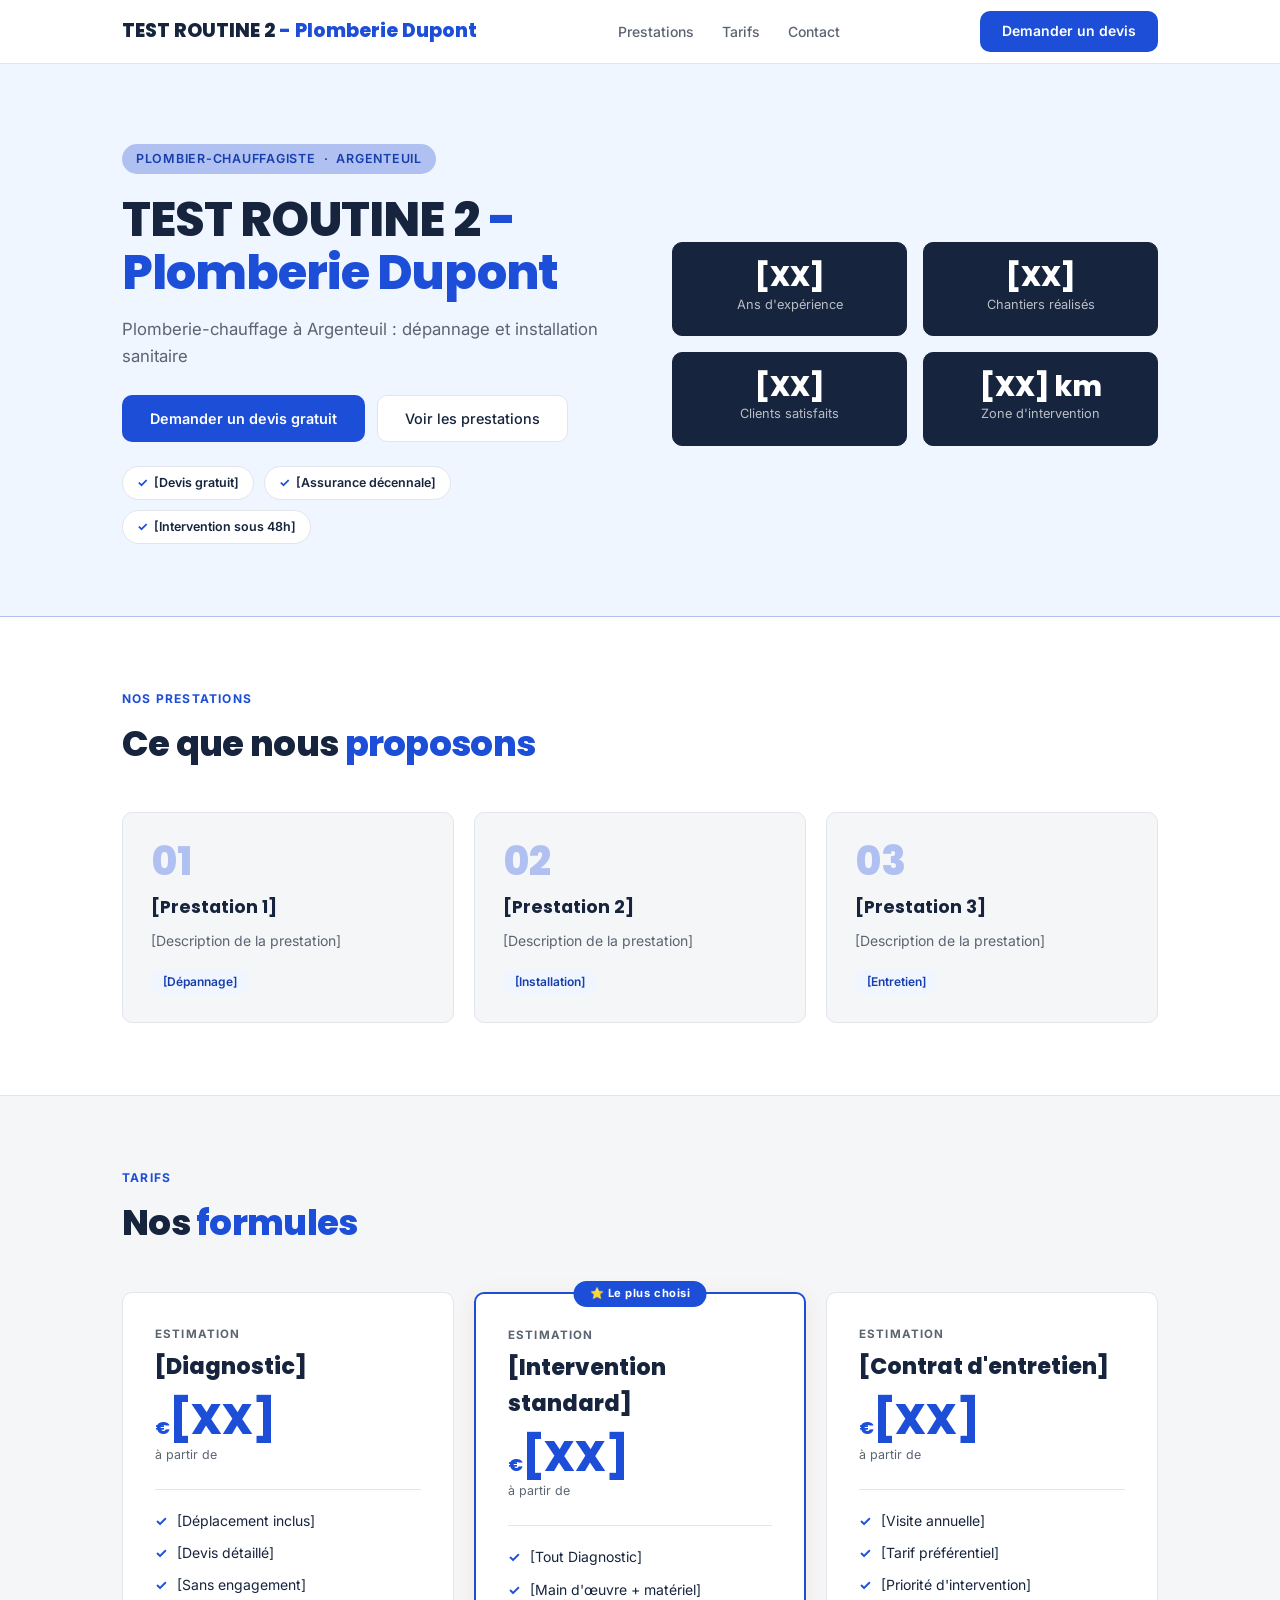
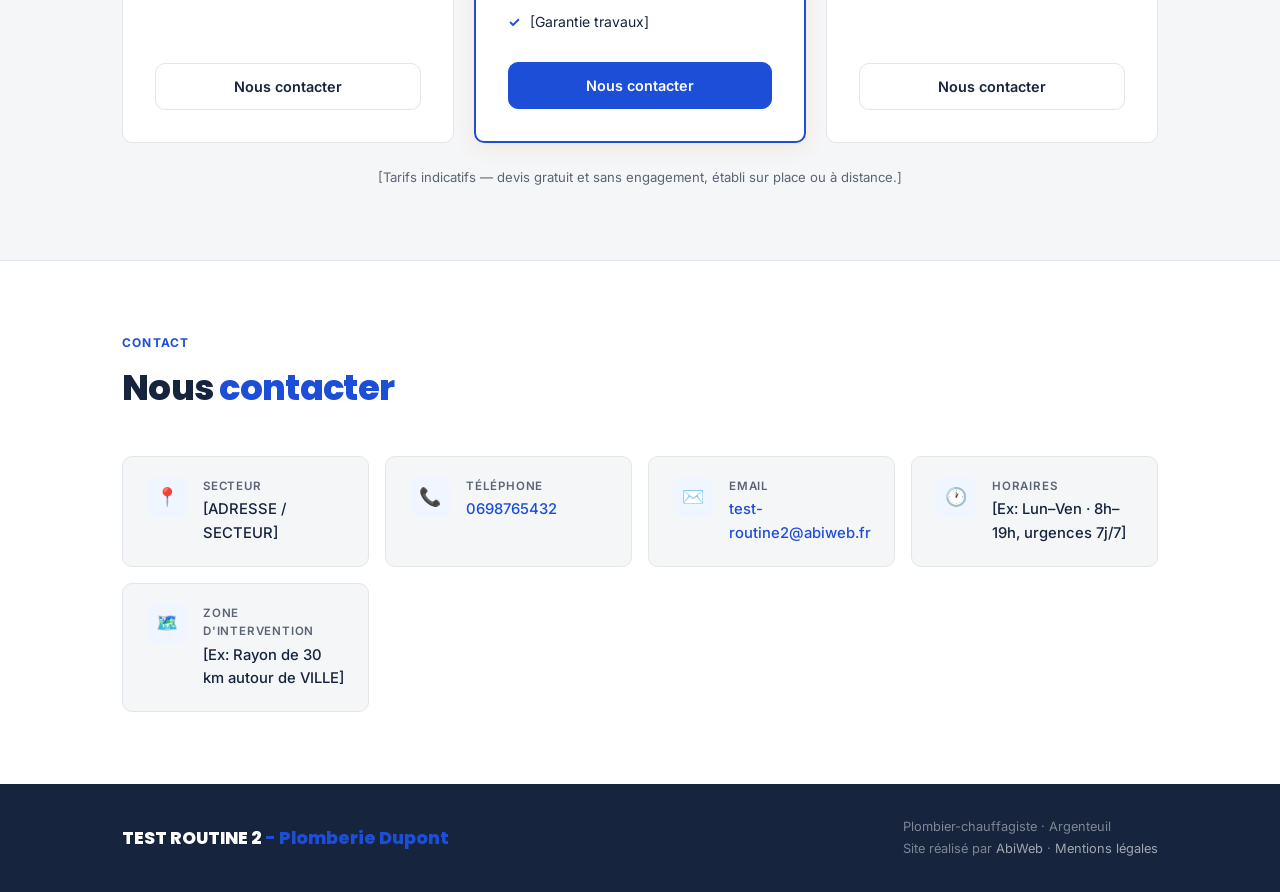
<file: clients/test-routine-2-plomberie-dupont/index.html>
<!DOCTYPE html>
<html lang="fr">
<head>
  <meta charset="UTF-8"/>
  <meta name="viewport" content="width=device-width, initial-scale=1.0"/>
  <title>TEST ROUTINE 2 - Plomberie Dupont — Site officiel</title>
  <meta name="description" content="Site officiel de TEST ROUTINE 2 - Plomberie Dupont. Prestations, tarifs, zone d'intervention et devis gratuit."/>

  <!-- SEO & Réseaux Sociaux -->
  <meta name="keywords" content=""/>
  <meta property="og:title" content=""/>
  <meta property="og:description" content=""/>
  <meta property="og:type" content="website"/>

  <!-- Google Search Console -->
  <meta name="google-site-verification" content=""/>

  <link rel="preconnect" href="https://fonts.googleapis.com"/>
  <link rel="preconnect" href="https://fonts.gstatic.com" crossorigin/>
  <link href="https://fonts.googleapis.com/css2?family=Poppins:wght@400;500;600;700;800&family=Inter:wght@300;400;500&display=swap" rel="stylesheet"/>
  <link rel="stylesheet" href="site-engine.css"/>
  <style>
    *, *::before, *::after { box-sizing: border-box; margin: 0; padding: 0; }
    :root {
      --primary:    #1d4ed8;
      --primary-dk: #173ead;
      --primary-lt: #eff6ff;
      --primary-md: #b0c1f1;
      --navy:       #16243d;
      --navy-dark:  #0f1929;
      --text:       #16243d;
      --muted:      #5b6472;
      --bg:         #ffffff;
      --bg2:        #f5f6f8;
      --bg3:        #e9ebef;
      --border:     #e2e5ea;
      --radius:     10px;
      --max:        1100px;
    }
    html { scroll-behavior: smooth; }
    body { font-family: 'Inter', sans-serif; background: var(--bg); color: var(--text); line-height: 1.6; }
    a { text-decoration: none; color: inherit; }
    .container { max-width: var(--max); margin: 0 auto; padding: 0 32px; }

    /* NAV */
    nav { position: sticky; top: 0; z-index: 99; background: #fff; border-bottom: 1px solid var(--border); height: 64px; display: flex; align-items: center; }
    .nav-inner { display: flex; align-items: center; justify-content: space-between; width: 100%; }
    .nav-logo { font-family: 'Poppins', sans-serif; font-weight: 800; font-size: 1.2rem; color: var(--text); }
    .nav-logo span { color: var(--primary); }
    .nav-links { display: flex; gap: 28px; list-style: none; align-items: center; }
    .nav-links a { font-size: 0.875rem; font-weight: 500; color: var(--muted); transition: color 0.15s; }
    .nav-links a:hover { color: var(--text); }
    .nav-btn { background: var(--primary); color: #fff; padding: 9px 22px; border-radius: var(--radius); font-size: 0.875rem; font-weight: 600; transition: background 0.15s; display: inline-block; }
    .nav-btn:hover { background: var(--primary-dk); }

    /* HERO */
    .hero { background: var(--primary-lt); border-bottom: 1px solid var(--primary-md); padding: 80px 0 72px; }
    .hero-inner { display: grid; grid-template-columns: 1fr 1fr; gap: 64px; align-items: center; }
    .hero-eyebrow { display: inline-flex; align-items: center; gap: 8px; background: var(--primary-md); color: var(--primary-dk); font-size: 0.78rem; font-weight: 600; letter-spacing: 0.06em; text-transform: uppercase; padding: 5px 14px; border-radius: 999px; margin-bottom: 20px; }
    .hero h1 { font-family: 'Poppins', sans-serif; font-size: clamp(2rem, 4vw, 3rem); font-weight: 800; line-height: 1.1; letter-spacing: -0.02em; margin-bottom: 16px; }
    .hero h1 em { font-style: normal; color: var(--primary); }
    .hero-slogan { font-size: 1.05rem; color: var(--muted); margin-bottom: 24px; line-height: 1.65; }
    .hero-btns { display: flex; gap: 12px; flex-wrap: wrap; margin-bottom: 24px; }
    .btn-primary { background: var(--primary); color: #fff; padding: 12px 28px; border-radius: var(--radius); font-weight: 600; font-size: 0.9rem; transition: background 0.15s; display: inline-block; }
    .btn-primary:hover { background: var(--primary-dk); }
    .btn-outline { background: #fff; color: var(--text); border: 1px solid var(--border); padding: 11px 27px; border-radius: var(--radius); font-weight: 500; font-size: 0.9rem; transition: border-color 0.15s; display: inline-block; }
    .btn-outline:hover { border-color: var(--primary); color: var(--primary); }
    .hero-garanties { display: flex; gap: 10px; flex-wrap: wrap; }
    .garantie-badge { display: inline-flex; align-items: center; gap: 6px; background: #fff; border: 1px solid var(--border); font-size: 0.78rem; font-weight: 600; color: var(--text); padding: 6px 14px; border-radius: 999px; }
    .garantie-badge::before { content: '✓'; color: var(--primary); font-weight: 700; }
    .hero-stats { display: grid; grid-template-columns: repeat(2, 1fr); gap: 16px; }
    .stat-card { background: var(--navy); border: 1px solid var(--navy); border-radius: var(--radius); padding: 20px; text-align: center; }
    .stat-n { font-family: 'Poppins', sans-serif; font-size: 1.7rem; font-weight: 800; color: #fff; line-height: 1; }
    .stat-l { font-size: 0.8rem; color: rgba(255,255,255,0.7); margin-top: 4px; }

    /* SECTIONS */
    section { padding: 72px 0; }
    .section-label { font-size: 0.75rem; font-weight: 700; letter-spacing: 0.1em; text-transform: uppercase; color: var(--primary); margin-bottom: 8px; }
    .section-title { font-family: 'Poppins', sans-serif; font-size: clamp(1.6rem, 3vw, 2.2rem); font-weight: 800; letter-spacing: -0.02em; margin-bottom: 40px; }
    .section-title em { font-style: normal; color: var(--primary); }

    /* PRESTATIONS */
    #prestations { background: var(--bg); }
    .prestations-grid { display: grid; grid-template-columns: repeat(3, 1fr); gap: 20px; }
    .prestation-card { background: var(--bg2); border: 1px solid var(--border); border-radius: var(--radius); padding: 28px; transition: box-shadow 0.2s, border-color 0.2s; }
    .prestation-card:hover { box-shadow: 0 4px 20px rgba(217,119,6,0.1); border-color: var(--primary-md); }
    .prest-num { font-family: 'Poppins', sans-serif; font-size: 2.5rem; font-weight: 800; color: var(--primary-md); line-height: 1; margin-bottom: 12px; }
    .prest-nom { font-family: 'Poppins', sans-serif; font-size: 1.1rem; font-weight: 700; margin-bottom: 8px; }
    .prest-desc { font-size: 0.875rem; color: var(--muted); line-height: 1.6; margin-bottom: 16px; }
    .prest-tag { display: inline-block; background: var(--primary-lt); color: var(--primary-dk); font-size: 0.75rem; font-weight: 600; padding: 3px 12px; border-radius: 999px; }

    /* TARIFS */
    #tarifs { background: var(--bg2); border-top: 1px solid var(--border); border-bottom: 1px solid var(--border); }
    .tarifs-grid { display: grid; grid-template-columns: repeat(3, 1fr); gap: 20px; }
    .tarif-card { background: #fff; border: 1px solid var(--border); border-radius: var(--radius); padding: 32px; display: flex; flex-direction: column; position: relative; transition: box-shadow 0.2s; }
    .tarif-card:hover { box-shadow: 0 6px 24px rgba(0,0,0,0.07); }
    .tarif-card.feat { border: 2px solid var(--primary); box-shadow: 0 4px 20px rgba(217,119,6,0.12); }
    .tarif-badge { position: absolute; top: -13px; left: 50%; transform: translateX(-50%); background: var(--primary); color: #fff; font-size: 0.7rem; font-weight: 700; letter-spacing: 0.05em; padding: 4px 16px; border-radius: 999px; white-space: nowrap; }
    .tarif-label { font-size: 0.72rem; font-weight: 700; letter-spacing: 0.1em; text-transform: uppercase; color: var(--muted); margin-bottom: 6px; }
    .tarif-nom { font-family: 'Poppins', sans-serif; font-size: 1.4rem; font-weight: 800; margin-bottom: 4px; }
    .tarif-prix { font-family: 'Poppins', sans-serif; font-size: 2.6rem; font-weight: 800; color: var(--primary); line-height: 1; margin: 10px 0 4px; }
    .tarif-prix span { font-size: 1.1rem; }
    .tarif-period { font-size: 0.78rem; color: var(--muted); margin-bottom: 24px; }
    .tarif-divider { height: 1px; background: var(--border); margin-bottom: 20px; }
    .tarif-avantages { list-style: none; display: flex; flex-direction: column; gap: 10px; flex: 1; margin-bottom: 28px; }
    .tarif-avantages li { display: flex; align-items: flex-start; gap: 10px; font-size: 0.875rem; color: var(--text); }
    .tarif-avantages li::before { content: '✓'; color: var(--primary); font-weight: 700; flex-shrink: 0; }
    .tarif-btn { display: block; text-align: center; padding: 11px; border-radius: var(--radius); font-weight: 600; font-size: 0.9rem; border: 1.5px solid var(--border); color: var(--text); transition: all 0.15s; cursor: pointer; }
    .tarif-card.feat .tarif-btn { background: var(--primary); color: #fff; border-color: var(--primary); }
    .tarif-btn:hover { background: var(--primary); color: #fff; border-color: var(--primary); }
    .tarif-note { font-size: 0.82rem; color: var(--muted); margin-top: 24px; text-align: center; }

    /* DEVIS CTA (Standard + Premium) */
    #devis-cta { background: var(--navy); padding: 40px 0; display: none; }
    .devis-inner { display: flex; align-items: center; justify-content: space-between; gap: 24px; flex-wrap: wrap; }
    .devis-text { font-family: 'Poppins', sans-serif; font-size: 1.4rem; font-weight: 700; color: #fff; }
    .devis-text span { display: block; font-family: 'Inter', sans-serif; font-size: 0.9rem; font-weight: 400; opacity: 0.85; margin-top: 4px; }
    .btn-white { background: #fff; color: var(--primary); padding: 12px 28px; border-radius: var(--radius); font-weight: 700; font-size: 0.9rem; display: inline-block; transition: opacity 0.15s; }
    .btn-white:hover { opacity: 0.9; }

    /* CONTACT */
    #contact { background: var(--bg); }
    .contact-grid { display: grid; grid-template-columns: repeat(auto-fit, minmax(220px, 1fr)); gap: 16px; }
    .ci { display: flex; align-items: flex-start; gap: 16px; background: var(--bg2); border: 1px solid var(--border); border-radius: var(--radius); padding: 20px 24px; }
    .ci-icon { width: 40px; height: 40px; background: var(--primary-lt); border-radius: 8px; display: flex; align-items: center; justify-content: center; font-size: 18px; flex-shrink: 0; }
    .ci-label { font-size: 0.72rem; font-weight: 600; text-transform: uppercase; letter-spacing: 0.07em; color: var(--muted); margin-bottom: 3px; }
    .ci-val { font-size: 0.925rem; font-weight: 500; color: var(--text); }
    .ci-val a { color: var(--primary); }

    /* RÉSEAUX (Standard + Premium) */
    #reseaux { background: var(--bg2); border-top: 1px solid var(--border); padding: 36px 0; display: none; }
    .reseaux-inner { display: flex; align-items: center; gap: 20px; flex-wrap: wrap; }
    .reseaux-label { font-size: 0.875rem; font-weight: 600; color: var(--muted); }
    .reseaux-links { display: flex; gap: 10px; flex-wrap: wrap; }
    .reseau-btn { display: inline-flex; align-items: center; gap: 6px; padding: 8px 18px; border: 1px solid var(--border); border-radius: var(--radius); font-size: 0.85rem; font-weight: 500; color: var(--text); transition: all 0.15s; }
    .reseau-btn:hover { border-color: var(--primary); color: var(--primary); }

    /* GALERIE (Premium) */
    #galerie { background: var(--bg); border-top: 1px solid var(--border); display: none; }
    .galerie-grid { display: grid; grid-template-columns: repeat(4, 1fr); gap: 8px; }
    .galerie-item { aspect-ratio: 1; background: var(--bg3); border-radius: 8px; overflow: hidden; }
    .galerie-item img { width: 100%; height: 100%; object-fit: cover; transition: transform 0.3s; }
    .galerie-item:hover img { transform: scale(1.05); }

    /* DOCUMENTS (Premium) */
    #documents { background: var(--bg2); border-top: 1px solid var(--border); display: none; }
    .docs-list { display: flex; flex-direction: column; gap: 0; border: 1px solid var(--border); border-radius: var(--radius); overflow: hidden; }
    .doc-item { display: flex; align-items: center; justify-content: space-between; padding: 18px 24px; background: #fff; border-bottom: 1px solid var(--border); }
    .doc-item:last-child { border: none; }
    .doc-titre { font-weight: 500; font-size: 0.95rem; }
    .doc-btn { background: var(--primary-lt); color: var(--primary-dk); padding: 7px 18px; border-radius: 8px; font-size: 0.8rem; font-weight: 600; transition: background 0.15s; display: inline-block; }
    .doc-btn:hover { background: var(--primary-md); }

    /* FOOTER */
    footer { background: var(--text); padding: 32px 0; }
    .footer-inner { display: flex; align-items: center; justify-content: space-between; flex-wrap: wrap; gap: 16px; }
    .footer-logo { font-family: 'Poppins', sans-serif; font-weight: 800; font-size: 1.1rem; color: #fff; }
    .footer-logo span { color: var(--primary); }
    .footer-info { font-size: 0.8rem; color: rgba(255,255,255,0.45); line-height: 1.7; }
    .footer-info a { color: rgba(255,255,255,0.6); }
    .footer-info a:hover { color: #fff; }

    /* RESPONSIVE */
    @media (max-width: 768px) {
      section { padding: 48px 0; }
      .hero-inner { grid-template-columns: 1fr; gap: 40px; }
      .prestations-grid, .tarifs-grid { grid-template-columns: 1fr; }
      .nav-links { display: none; }
    }
  </style>
</head>
<body>

<!-- NAV -->
<nav>
  <div class="container nav-inner">
    <div class="nav-logo" id="nav-nom">NOM <span>ARTISAN</span></div>
    <ul class="nav-links">
      <li><a href="#prestations">Prestations</a></li>
      <li><a href="#tarifs">Tarifs</a></li>
      <li><a href="#contact">Contact</a></li>
    </ul>
    <a href="#contact" class="nav-btn">Demander un devis</a>
  </div>
</nav>

<!-- HERO -->
<div class="hero">
  <div class="container">
    <div class="hero-inner">
      <div>
        <div class="hero-eyebrow">
          <span id="hero-metier">Plombier-chauffagiste</span> · <span id="hero-ville">Argenteuil</span>
        </div>
        <h1 id="hero-title">[NOM DE L'<em>ARTISAN</em>]</h1>
        <p class="hero-slogan" id="hero-slogan">[Accroche]</p>
        <div class="hero-btns">
          <a href="#contact" class="btn-primary">Demander un devis gratuit</a>
          <a href="#prestations" class="btn-outline">Voir les prestations</a>
        </div>
        <div class="hero-garanties" id="hero-garanties"></div>
      </div>
      <div class="hero-stats" id="hero-stats"></div>
    </div>
  </div>
</div>

<!-- PRESTATIONS -->
<section id="prestations">
  <div class="container">
    <div class="section-label">Nos prestations</div>
    <div class="section-title">Ce que nous <em>proposons</em></div>
    <div class="prestations-grid" id="prestations-grid"></div>
  </div>
</section>

<!-- TARIFS -->
<section id="tarifs">
  <div class="container">
    <div class="section-label">Tarifs</div>
    <div class="section-title">Nos <em>formules</em></div>
    <div class="tarifs-grid" id="tarifs-grid"></div>
    <div class="tarif-note" id="tarif-note"></div>
  </div>
</section>

<!-- CTA DEVIS (Standard + Premium) -->
<div id="devis-cta">
  <div class="container">
    <div class="devis-inner">
      <div class="devis-text">
        Obtenez votre devis en ligne
        <span>Réponse rapide · Sans engagement</span>
      </div>
      <div id="devis-btns"></div>
    </div>
  </div>
</div>

<!-- CONTACT -->
<section id="contact">
  <div class="container">
    <div class="section-label">Contact</div>
    <div class="section-title">Nous <em>contacter</em></div>
    <div class="contact-grid">
      <div class="ci"><div class="ci-icon">📍</div><div><div class="ci-label">Secteur</div><div class="ci-val" id="c-adresse">[ADRESSE / SECTEUR]</div></div></div>
      <div class="ci"><div class="ci-icon">📞</div><div><div class="ci-label">Téléphone</div><div class="ci-val"><a id="c-tel" href="#">[TEL]</a></div></div></div>
      <div class="ci"><div class="ci-icon">✉️</div><div><div class="ci-label">Email</div><div class="ci-val"><a id="c-email" href="#">[EMAIL]</a></div></div></div>
      <div class="ci"><div class="ci-icon">🕐</div><div><div class="ci-label">Horaires</div><div class="ci-val" id="c-horaires">[HORAIRES]</div></div></div>
      <div class="ci"><div class="ci-icon">🗺️</div><div><div class="ci-label">Zone d'intervention</div><div class="ci-val" id="c-zone">[ZONE]</div></div></div>
    </div>
  </div>
</section>

<!-- RÉSEAUX (Standard + Premium) -->
<div id="reseaux">
  <div class="container">
    <div class="reseaux-inner">
      <div class="reseaux-label">Suivez-nous</div>
      <div class="reseaux-links" id="reseaux-links"></div>
    </div>
  </div>
</div>

<!-- GALERIE (Premium) -->
<section id="galerie">
  <div class="container">
    <div class="section-label">Réalisations</div>
    <div class="section-title">Nos <em>chantiers</em></div>
    <div class="galerie-grid" id="galerie-grid"></div>
  </div>
</section>

<!-- DOCUMENTS (Premium) -->
<section id="documents">
  <div class="container">
    <div class="section-label">Documents</div>
    <div class="section-title">Garanties & <em>certifications</em></div>
    <div class="docs-list" id="docs-list"></div>
  </div>
</section>

<!-- FOOTER -->
<footer>
  <div class="container">
    <div class="footer-inner">
      <div class="footer-logo" id="footer-logo">NOM <span>ARTISAN</span></div>
      <div class="footer-info">
        <span id="footer-metier">[Métier]</span> · <span id="footer-ville">Argenteuil</span><br>
        Site réalisé par <a href="https://abiweb.fr" target="_blank">AbiWeb</a> ·
        <a href="#" id="footer-mentions-link">Mentions légales</a>
      </div>
    </div>
  </div>
</footer>

<!-- MODAL MENTIONS LÉGALES -->
<div class="modal-overlay" id="modal-mentions">
  <div class="modal-box">
    <button class="modal-close" id="modal-mentions-close" aria-label="Fermer">&times;</button>
    <h3>Mentions légales</h3>
    <div id="mentions-content"></div>
  </div>
</div>

<!-- BANDEAU CONSENTEMENT COOKIES -->
<div class="cookie-banner" id="cookie-banner">
  <p>Ce site utilise Google Analytics pour mesurer son audience. Vous pouvez accepter ou refuser ce suivi.</p>
  <div class="cookie-actions">
    <button id="cookie-refuse">Refuser</button>
    <button id="cookie-accept">Accepter</button>
  </div>
</div>

<script src="site-content.js"></script>
<script src="site-engine.js"></script>
<script>
(async () => {
  const c = await window.loadSiteContent();
  const f = window.FORMULE;

  window.AbiWebEngine.init(c);

  document.documentElement.style.setProperty('--primary', c.artisan.couleurPrimaire);

  // Nom
  const nom = c.artisan.nom;
  const words = nom.trim().split(' ');
  const w1 = words.slice(0, Math.ceil(words.length / 2)).join(' ');
  const w2 = words.slice(Math.ceil(words.length / 2)).join(' ') || w1;
  document.getElementById('nav-nom').innerHTML = w1 + ' <span>' + w2 + '</span>';
  document.getElementById('footer-logo').innerHTML = w1 + ' <span>' + w2 + '</span>';
  document.getElementById('hero-title').innerHTML = w1 + ' <em>' + (w2 || w1) + '</em>';
  document.getElementById('hero-metier').textContent = c.artisan.metier;
  document.getElementById('hero-ville').textContent = c.artisan.ville;
  document.getElementById('hero-slogan').textContent = c.artisan.slogan;
  document.getElementById('footer-metier').textContent = c.artisan.metier;
  document.getElementById('footer-ville').textContent = c.artisan.ville;
  if (!c.seo || !c.seo.titre) document.title = c.artisan.nom + ' — ' + c.artisan.metier;

  // Stats
  document.getElementById('hero-stats').innerHTML = c.stats.map(s =>
    `<div class="stat-card"><div class="stat-n">${s.valeur}</div><div class="stat-l">${s.label}</div></div>`
  ).join('');

  // Garanties (bandeau de réassurance, toujours affiché)
  document.getElementById('hero-garanties').innerHTML = (c.garanties || []).map(g =>
    `<span class="garantie-badge">${g}</span>`
  ).join('');

  // Prestations
  document.getElementById('prestations-grid').innerHTML = c.prestations.map((p, i) => `
    <div class="prestation-card">
      <div class="prest-num">0${i + 1}</div>
      <div class="prest-nom">${p.titre}</div>
      <div class="prest-desc">${p.description}</div>
      <div class="prest-tag">${p.tag}</div>
    </div>
  `).join('');

  // Contact
  document.getElementById('c-adresse').textContent = c.contact.adresse;
  document.getElementById('c-tel').textContent = c.contact.telephone;
  document.getElementById('c-tel').href = 'tel:' + c.contact.telephone.replace(/\s/g, '');
  document.getElementById('c-email').textContent = c.contact.email;
  document.getElementById('c-email').href = 'mailto:' + c.contact.email;
  document.getElementById('c-horaires').textContent = c.contact.horairesInfo;
  document.getElementById('c-zone').textContent = c.contact.zoneIntervention;

  // Tarifs
  document.getElementById('tarifs-grid').innerHTML = c.tarifs.map(t => `
    <div class="tarif-card${t.vedette ? ' feat' : ''}">
      ${t.vedette ? '<div class="tarif-badge">⭐ Le plus choisi</div>' : ''}
      <div class="tarif-label">Estimation</div>
      <div class="tarif-nom">${t.nom}</div>
      <div class="tarif-prix"><span>€</span>${t.prix}</div>
      <div class="tarif-period">à partir de</div>
      <div class="tarif-divider"></div>
      <ul class="tarif-avantages">${t.avantages.map(a => `<li>${a}</li>`).join('')}</ul>
      <div class="tarif-btn">${c.lienDevis ? `<a href="${c.lienDevis}" target="_blank" style="color:inherit">Demander un devis</a>` : 'Nous contacter'}</div>
    </div>
  `).join('');
  document.getElementById('tarif-note').textContent = c.tarifNote || '';

  // Standard + Premium
  if (f === 'standard' || f === 'premium') {
    if (c.lienDevis) {
      document.getElementById('devis-cta').style.display = 'block';
      document.getElementById('devis-btns').innerHTML = `<a href="${c.lienDevis}" target="_blank" class="btn-white">Demander en ligne</a>`;
    }

    const rx = [];
    if (c.lienFacebook)  rx.push(`<a href="${c.lienFacebook}"  target="_blank" class="reseau-btn">Facebook</a>`);
    if (c.lienInstagram) rx.push(`<a href="${c.lienInstagram}" target="_blank" class="reseau-btn">Instagram</a>`);
    if (rx.length) { document.getElementById('reseaux').style.display = 'block'; document.getElementById('reseaux-links').innerHTML = rx.join(''); }
  }

  // Premium
  if (f === 'premium') {
    if (c.galerie?.length) {
      document.getElementById('galerie').style.display = 'block';
      document.getElementById('galerie-grid').innerHTML = c.galerie.map(img =>
        `<div class="galerie-item"><img src="${img}" alt="" loading="lazy"/></div>`
      ).join('');
    }
    if (c.documents?.length) {
      document.getElementById('documents').style.display = 'block';
      document.getElementById('docs-list').innerHTML = c.documents.map(d =>
        `<div class="doc-item"><div class="doc-titre">${d.titre}</div><a href="${d.fichier}" download class="doc-btn">Télécharger</a></div>`
      ).join('');
    }
  }
})();
</script>
</body>
</html>
</file>
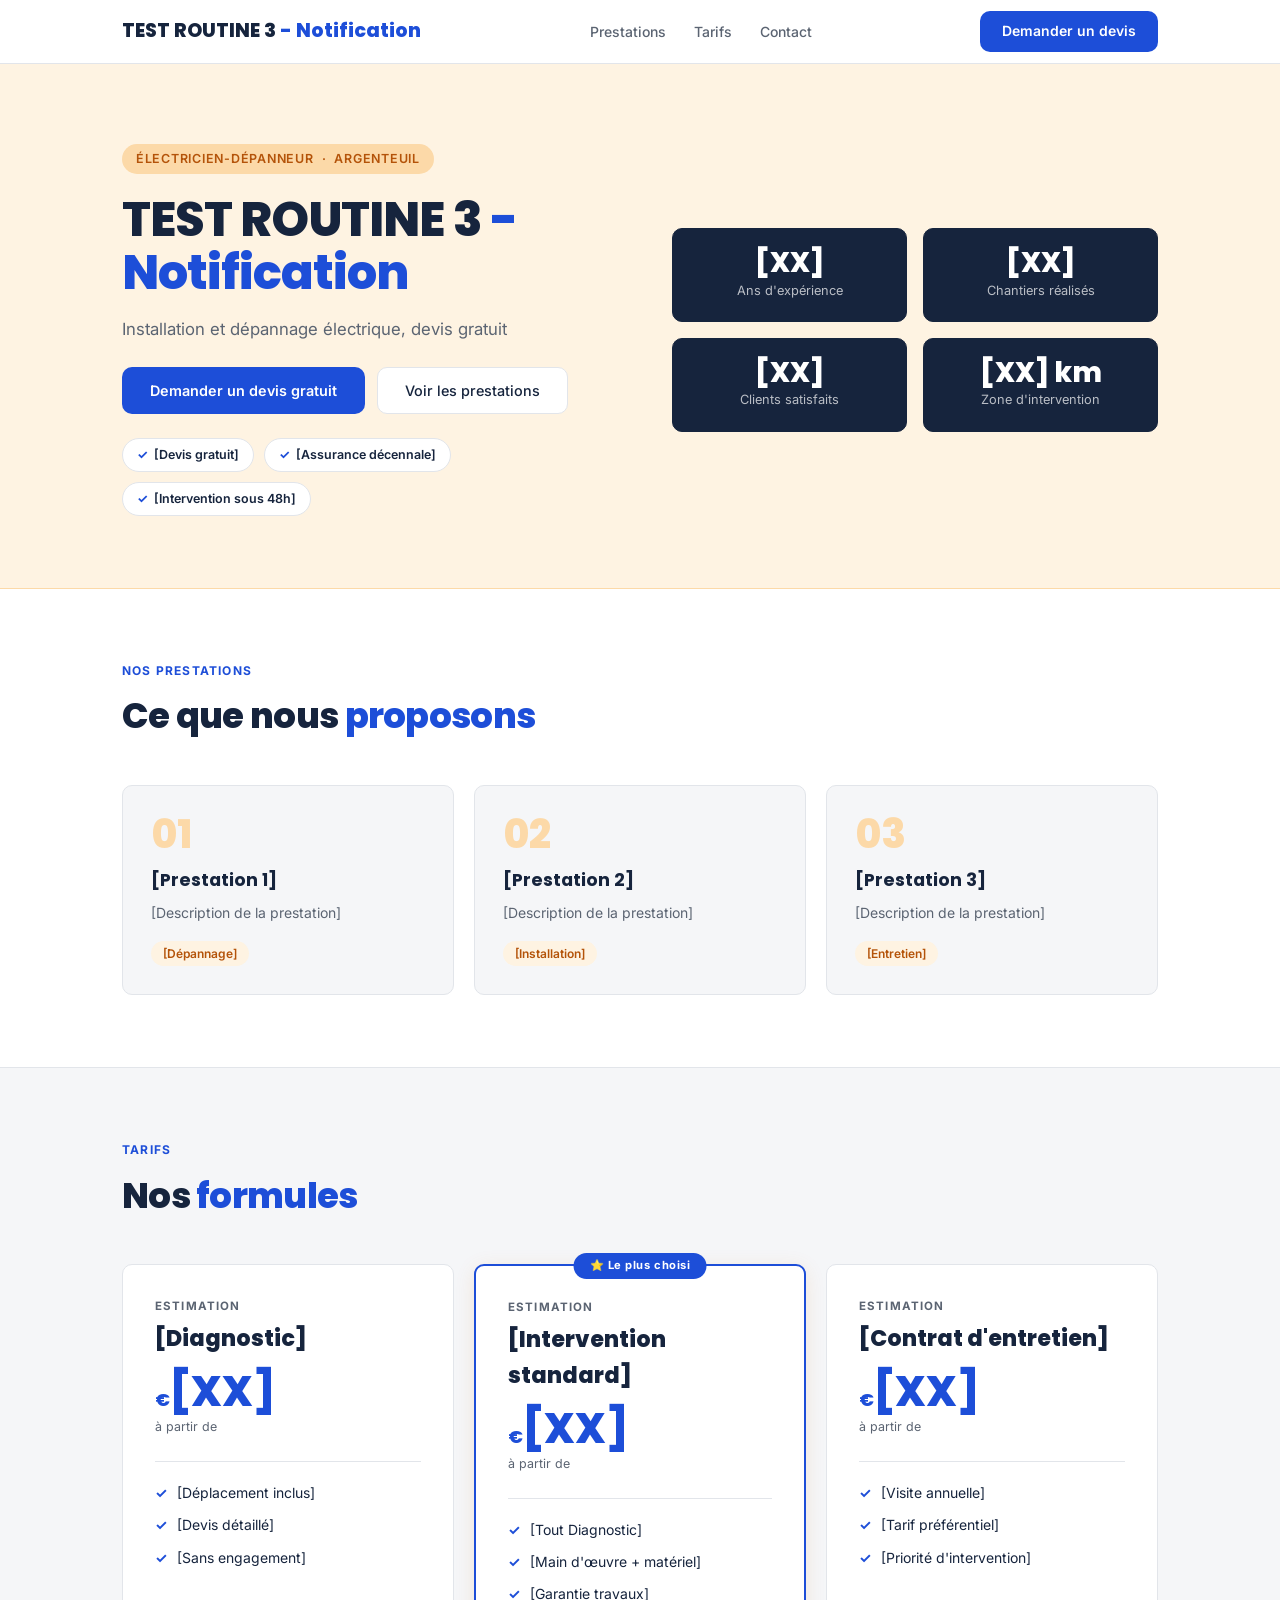
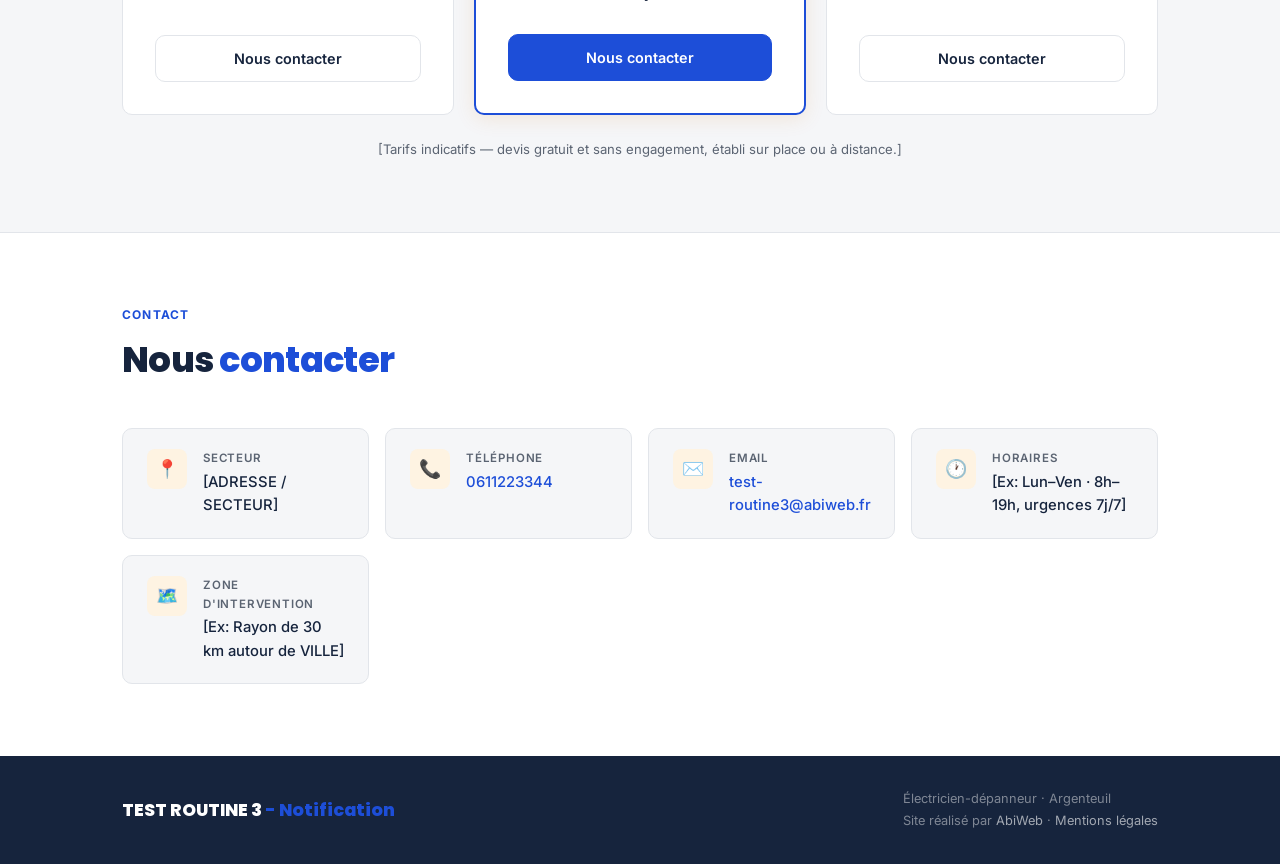
<file: clients/test-routine-3-notification/index.html>
<!DOCTYPE html>
<html lang="fr">
<head>
  <meta charset="UTF-8"/>
  <meta name="viewport" content="width=device-width, initial-scale=1.0"/>
  <title>TEST ROUTINE 3 - Notification — Site officiel</title>
  <meta name="description" content="Site officiel de TEST ROUTINE 3 - Notification. Prestations, tarifs, zone d'intervention et devis gratuit."/>

  <!-- SEO & Réseaux Sociaux -->
  <meta name="keywords" content=""/>
  <meta property="og:title" content=""/>
  <meta property="og:description" content=""/>
  <meta property="og:type" content="website"/>

  <!-- Google Search Console -->
  <meta name="google-site-verification" content=""/>

  <link rel="preconnect" href="https://fonts.googleapis.com"/>
  <link rel="preconnect" href="https://fonts.gstatic.com" crossorigin/>
  <link href="https://fonts.googleapis.com/css2?family=Poppins:wght@400;500;600;700;800&family=Inter:wght@300;400;500&display=swap" rel="stylesheet"/>
  <link rel="stylesheet" href="site-engine.css"/>
  <style>
    *, *::before, *::after { box-sizing: border-box; margin: 0; padding: 0; }
    :root {
      --primary:    #d97706;
      --primary-dk: #b45309;
      --primary-lt: #fef3e2;
      --primary-md: #fcd9a8;
      --navy:       #16243d;
      --navy-dark:  #0f1929;
      --text:       #16243d;
      --muted:      #5b6472;
      --bg:         #ffffff;
      --bg2:        #f5f6f8;
      --bg3:        #e9ebef;
      --border:     #e2e5ea;
      --radius:     10px;
      --max:        1100px;
    }
    html { scroll-behavior: smooth; }
    body { font-family: 'Inter', sans-serif; background: var(--bg); color: var(--text); line-height: 1.6; }
    a { text-decoration: none; color: inherit; }
    .container { max-width: var(--max); margin: 0 auto; padding: 0 32px; }

    /* NAV */
    nav { position: sticky; top: 0; z-index: 99; background: #fff; border-bottom: 1px solid var(--border); height: 64px; display: flex; align-items: center; }
    .nav-inner { display: flex; align-items: center; justify-content: space-between; width: 100%; }
    .nav-logo { font-family: 'Poppins', sans-serif; font-weight: 800; font-size: 1.2rem; color: var(--text); }
    .nav-logo span { color: var(--primary); }
    .nav-links { display: flex; gap: 28px; list-style: none; align-items: center; }
    .nav-links a { font-size: 0.875rem; font-weight: 500; color: var(--muted); transition: color 0.15s; }
    .nav-links a:hover { color: var(--text); }
    .nav-btn { background: var(--primary); color: #fff; padding: 9px 22px; border-radius: var(--radius); font-size: 0.875rem; font-weight: 600; transition: background 0.15s; display: inline-block; }
    .nav-btn:hover { background: var(--primary-dk); }

    /* HERO */
    .hero { background: var(--primary-lt); border-bottom: 1px solid var(--primary-md); padding: 80px 0 72px; }
    .hero-inner { display: grid; grid-template-columns: 1fr 1fr; gap: 64px; align-items: center; }
    .hero-eyebrow { display: inline-flex; align-items: center; gap: 8px; background: var(--primary-md); color: var(--primary-dk); font-size: 0.78rem; font-weight: 600; letter-spacing: 0.06em; text-transform: uppercase; padding: 5px 14px; border-radius: 999px; margin-bottom: 20px; }
    .hero h1 { font-family: 'Poppins', sans-serif; font-size: clamp(2rem, 4vw, 3rem); font-weight: 800; line-height: 1.1; letter-spacing: -0.02em; margin-bottom: 16px; }
    .hero h1 em { font-style: normal; color: var(--primary); }
    .hero-slogan { font-size: 1.05rem; color: var(--muted); margin-bottom: 24px; line-height: 1.65; }
    .hero-btns { display: flex; gap: 12px; flex-wrap: wrap; margin-bottom: 24px; }
    .btn-primary { background: var(--primary); color: #fff; padding: 12px 28px; border-radius: var(--radius); font-weight: 600; font-size: 0.9rem; transition: background 0.15s; display: inline-block; }
    .btn-primary:hover { background: var(--primary-dk); }
    .btn-outline { background: #fff; color: var(--text); border: 1px solid var(--border); padding: 11px 27px; border-radius: var(--radius); font-weight: 500; font-size: 0.9rem; transition: border-color 0.15s; display: inline-block; }
    .btn-outline:hover { border-color: var(--primary); color: var(--primary); }
    .hero-garanties { display: flex; gap: 10px; flex-wrap: wrap; }
    .garantie-badge { display: inline-flex; align-items: center; gap: 6px; background: #fff; border: 1px solid var(--border); font-size: 0.78rem; font-weight: 600; color: var(--text); padding: 6px 14px; border-radius: 999px; }
    .garantie-badge::before { content: '✓'; color: var(--primary); font-weight: 700; }
    .hero-stats { display: grid; grid-template-columns: repeat(2, 1fr); gap: 16px; }
    .stat-card { background: var(--navy); border: 1px solid var(--navy); border-radius: var(--radius); padding: 20px; text-align: center; }
    .stat-n { font-family: 'Poppins', sans-serif; font-size: 1.7rem; font-weight: 800; color: #fff; line-height: 1; }
    .stat-l { font-size: 0.8rem; color: rgba(255,255,255,0.7); margin-top: 4px; }

    /* SECTIONS */
    section { padding: 72px 0; }
    .section-label { font-size: 0.75rem; font-weight: 700; letter-spacing: 0.1em; text-transform: uppercase; color: var(--primary); margin-bottom: 8px; }
    .section-title { font-family: 'Poppins', sans-serif; font-size: clamp(1.6rem, 3vw, 2.2rem); font-weight: 800; letter-spacing: -0.02em; margin-bottom: 40px; }
    .section-title em { font-style: normal; color: var(--primary); }

    /* PRESTATIONS */
    #prestations { background: var(--bg); }
    .prestations-grid { display: grid; grid-template-columns: repeat(3, 1fr); gap: 20px; }
    .prestation-card { background: var(--bg2); border: 1px solid var(--border); border-radius: var(--radius); padding: 28px; transition: box-shadow 0.2s, border-color 0.2s; }
    .prestation-card:hover { box-shadow: 0 4px 20px rgba(217,119,6,0.1); border-color: var(--primary-md); }
    .prest-num { font-family: 'Poppins', sans-serif; font-size: 2.5rem; font-weight: 800; color: var(--primary-md); line-height: 1; margin-bottom: 12px; }
    .prest-nom { font-family: 'Poppins', sans-serif; font-size: 1.1rem; font-weight: 700; margin-bottom: 8px; }
    .prest-desc { font-size: 0.875rem; color: var(--muted); line-height: 1.6; margin-bottom: 16px; }
    .prest-tag { display: inline-block; background: var(--primary-lt); color: var(--primary-dk); font-size: 0.75rem; font-weight: 600; padding: 3px 12px; border-radius: 999px; }

    /* TARIFS */
    #tarifs { background: var(--bg2); border-top: 1px solid var(--border); border-bottom: 1px solid var(--border); }
    .tarifs-grid { display: grid; grid-template-columns: repeat(3, 1fr); gap: 20px; }
    .tarif-card { background: #fff; border: 1px solid var(--border); border-radius: var(--radius); padding: 32px; display: flex; flex-direction: column; position: relative; transition: box-shadow 0.2s; }
    .tarif-card:hover { box-shadow: 0 6px 24px rgba(0,0,0,0.07); }
    .tarif-card.feat { border: 2px solid var(--primary); box-shadow: 0 4px 20px rgba(217,119,6,0.12); }
    .tarif-badge { position: absolute; top: -13px; left: 50%; transform: translateX(-50%); background: var(--primary); color: #fff; font-size: 0.7rem; font-weight: 700; letter-spacing: 0.05em; padding: 4px 16px; border-radius: 999px; white-space: nowrap; }
    .tarif-label { font-size: 0.72rem; font-weight: 700; letter-spacing: 0.1em; text-transform: uppercase; color: var(--muted); margin-bottom: 6px; }
    .tarif-nom { font-family: 'Poppins', sans-serif; font-size: 1.4rem; font-weight: 800; margin-bottom: 4px; }
    .tarif-prix { font-family: 'Poppins', sans-serif; font-size: 2.6rem; font-weight: 800; color: var(--primary); line-height: 1; margin: 10px 0 4px; }
    .tarif-prix span { font-size: 1.1rem; }
    .tarif-period { font-size: 0.78rem; color: var(--muted); margin-bottom: 24px; }
    .tarif-divider { height: 1px; background: var(--border); margin-bottom: 20px; }
    .tarif-avantages { list-style: none; display: flex; flex-direction: column; gap: 10px; flex: 1; margin-bottom: 28px; }
    .tarif-avantages li { display: flex; align-items: flex-start; gap: 10px; font-size: 0.875rem; color: var(--text); }
    .tarif-avantages li::before { content: '✓'; color: var(--primary); font-weight: 700; flex-shrink: 0; }
    .tarif-btn { display: block; text-align: center; padding: 11px; border-radius: var(--radius); font-weight: 600; font-size: 0.9rem; border: 1.5px solid var(--border); color: var(--text); transition: all 0.15s; cursor: pointer; }
    .tarif-card.feat .tarif-btn { background: var(--primary); color: #fff; border-color: var(--primary); }
    .tarif-btn:hover { background: var(--primary); color: #fff; border-color: var(--primary); }
    .tarif-note { font-size: 0.82rem; color: var(--muted); margin-top: 24px; text-align: center; }

    /* DEVIS CTA (Standard + Premium) */
    #devis-cta { background: var(--navy); padding: 40px 0; display: none; }
    .devis-inner { display: flex; align-items: center; justify-content: space-between; gap: 24px; flex-wrap: wrap; }
    .devis-text { font-family: 'Poppins', sans-serif; font-size: 1.4rem; font-weight: 700; color: #fff; }
    .devis-text span { display: block; font-family: 'Inter', sans-serif; font-size: 0.9rem; font-weight: 400; opacity: 0.85; margin-top: 4px; }
    .btn-white { background: #fff; color: var(--primary); padding: 12px 28px; border-radius: var(--radius); font-weight: 700; font-size: 0.9rem; display: inline-block; transition: opacity 0.15s; }
    .btn-white:hover { opacity: 0.9; }

    /* CONTACT */
    #contact { background: var(--bg); }
    .contact-grid { display: grid; grid-template-columns: repeat(auto-fit, minmax(220px, 1fr)); gap: 16px; }
    .ci { display: flex; align-items: flex-start; gap: 16px; background: var(--bg2); border: 1px solid var(--border); border-radius: var(--radius); padding: 20px 24px; }
    .ci-icon { width: 40px; height: 40px; background: var(--primary-lt); border-radius: 8px; display: flex; align-items: center; justify-content: center; font-size: 18px; flex-shrink: 0; }
    .ci-label { font-size: 0.72rem; font-weight: 600; text-transform: uppercase; letter-spacing: 0.07em; color: var(--muted); margin-bottom: 3px; }
    .ci-val { font-size: 0.925rem; font-weight: 500; color: var(--text); }
    .ci-val a { color: var(--primary); }

    /* RÉSEAUX (Standard + Premium) */
    #reseaux { background: var(--bg2); border-top: 1px solid var(--border); padding: 36px 0; display: none; }
    .reseaux-inner { display: flex; align-items: center; gap: 20px; flex-wrap: wrap; }
    .reseaux-label { font-size: 0.875rem; font-weight: 600; color: var(--muted); }
    .reseaux-links { display: flex; gap: 10px; flex-wrap: wrap; }
    .reseau-btn { display: inline-flex; align-items: center; gap: 6px; padding: 8px 18px; border: 1px solid var(--border); border-radius: var(--radius); font-size: 0.85rem; font-weight: 500; color: var(--text); transition: all 0.15s; }
    .reseau-btn:hover { border-color: var(--primary); color: var(--primary); }

    /* GALERIE (Premium) */
    #galerie { background: var(--bg); border-top: 1px solid var(--border); display: none; }
    .galerie-grid { display: grid; grid-template-columns: repeat(4, 1fr); gap: 8px; }
    .galerie-item { aspect-ratio: 1; background: var(--bg3); border-radius: 8px; overflow: hidden; }
    .galerie-item img { width: 100%; height: 100%; object-fit: cover; transition: transform 0.3s; }
    .galerie-item:hover img { transform: scale(1.05); }

    /* DOCUMENTS (Premium) */
    #documents { background: var(--bg2); border-top: 1px solid var(--border); display: none; }
    .docs-list { display: flex; flex-direction: column; gap: 0; border: 1px solid var(--border); border-radius: var(--radius); overflow: hidden; }
    .doc-item { display: flex; align-items: center; justify-content: space-between; padding: 18px 24px; background: #fff; border-bottom: 1px solid var(--border); }
    .doc-item:last-child { border: none; }
    .doc-titre { font-weight: 500; font-size: 0.95rem; }
    .doc-btn { background: var(--primary-lt); color: var(--primary-dk); padding: 7px 18px; border-radius: 8px; font-size: 0.8rem; font-weight: 600; transition: background 0.15s; display: inline-block; }
    .doc-btn:hover { background: var(--primary-md); }

    /* FOOTER */
    footer { background: var(--text); padding: 32px 0; }
    .footer-inner { display: flex; align-items: center; justify-content: space-between; flex-wrap: wrap; gap: 16px; }
    .footer-logo { font-family: 'Poppins', sans-serif; font-weight: 800; font-size: 1.1rem; color: #fff; }
    .footer-logo span { color: var(--primary); }
    .footer-info { font-size: 0.8rem; color: rgba(255,255,255,0.45); line-height: 1.7; }
    .footer-info a { color: rgba(255,255,255,0.6); }
    .footer-info a:hover { color: #fff; }

    /* RESPONSIVE */
    @media (max-width: 768px) {
      section { padding: 48px 0; }
      .hero-inner { grid-template-columns: 1fr; gap: 40px; }
      .prestations-grid, .tarifs-grid { grid-template-columns: 1fr; }
      .nav-links { display: none; }
    }
  </style>
</head>
<body>

<!-- NAV -->
<nav>
  <div class="container nav-inner">
    <div class="nav-logo" id="nav-nom">NOM <span>ARTISAN</span></div>
    <ul class="nav-links">
      <li><a href="#prestations">Prestations</a></li>
      <li><a href="#tarifs">Tarifs</a></li>
      <li><a href="#contact">Contact</a></li>
    </ul>
    <a href="#contact" class="nav-btn">Demander un devis</a>
  </div>
</nav>

<!-- HERO -->
<div class="hero">
  <div class="container">
    <div class="hero-inner">
      <div>
        <div class="hero-eyebrow">
          <span id="hero-metier">Électricien-dépanneur</span> · <span id="hero-ville">Argenteuil</span>
        </div>
        <h1 id="hero-title">[NOM DE L'<em>ARTISAN</em>]</h1>
        <p class="hero-slogan" id="hero-slogan">[Accroche]</p>
        <div class="hero-btns">
          <a href="#contact" class="btn-primary">Demander un devis gratuit</a>
          <a href="#prestations" class="btn-outline">Voir les prestations</a>
        </div>
        <div class="hero-garanties" id="hero-garanties"></div>
      </div>
      <div class="hero-stats" id="hero-stats"></div>
    </div>
  </div>
</div>

<!-- PRESTATIONS -->
<section id="prestations">
  <div class="container">
    <div class="section-label">Nos prestations</div>
    <div class="section-title">Ce que nous <em>proposons</em></div>
    <div class="prestations-grid" id="prestations-grid"></div>
  </div>
</section>

<!-- TARIFS -->
<section id="tarifs">
  <div class="container">
    <div class="section-label">Tarifs</div>
    <div class="section-title">Nos <em>formules</em></div>
    <div class="tarifs-grid" id="tarifs-grid"></div>
    <div class="tarif-note" id="tarif-note"></div>
  </div>
</section>

<!-- CTA DEVIS (Standard + Premium) -->
<div id="devis-cta">
  <div class="container">
    <div class="devis-inner">
      <div class="devis-text">
        Obtenez votre devis en ligne
        <span>Réponse rapide · Sans engagement</span>
      </div>
      <div id="devis-btns"></div>
    </div>
  </div>
</div>

<!-- CONTACT -->
<section id="contact">
  <div class="container">
    <div class="section-label">Contact</div>
    <div class="section-title">Nous <em>contacter</em></div>
    <div class="contact-grid">
      <div class="ci"><div class="ci-icon">📍</div><div><div class="ci-label">Secteur</div><div class="ci-val" id="c-adresse">[ADRESSE / SECTEUR]</div></div></div>
      <div class="ci"><div class="ci-icon">📞</div><div><div class="ci-label">Téléphone</div><div class="ci-val"><a id="c-tel" href="#">[TEL]</a></div></div></div>
      <div class="ci"><div class="ci-icon">✉️</div><div><div class="ci-label">Email</div><div class="ci-val"><a id="c-email" href="#">[EMAIL]</a></div></div></div>
      <div class="ci"><div class="ci-icon">🕐</div><div><div class="ci-label">Horaires</div><div class="ci-val" id="c-horaires">[HORAIRES]</div></div></div>
      <div class="ci"><div class="ci-icon">🗺️</div><div><div class="ci-label">Zone d'intervention</div><div class="ci-val" id="c-zone">[ZONE]</div></div></div>
    </div>
  </div>
</section>

<!-- RÉSEAUX (Standard + Premium) -->
<div id="reseaux">
  <div class="container">
    <div class="reseaux-inner">
      <div class="reseaux-label">Suivez-nous</div>
      <div class="reseaux-links" id="reseaux-links"></div>
    </div>
  </div>
</div>

<!-- GALERIE (Premium) -->
<section id="galerie">
  <div class="container">
    <div class="section-label">Réalisations</div>
    <div class="section-title">Nos <em>chantiers</em></div>
    <div class="galerie-grid" id="galerie-grid"></div>
  </div>
</section>

<!-- DOCUMENTS (Premium) -->
<section id="documents">
  <div class="container">
    <div class="section-label">Documents</div>
    <div class="section-title">Garanties & <em>certifications</em></div>
    <div class="docs-list" id="docs-list"></div>
  </div>
</section>

<!-- FOOTER -->
<footer>
  <div class="container">
    <div class="footer-inner">
      <div class="footer-logo" id="footer-logo">NOM <span>ARTISAN</span></div>
      <div class="footer-info">
        <span id="footer-metier">[Métier]</span> · <span id="footer-ville">Argenteuil</span><br>
        Site réalisé par <a href="https://abiweb.fr" target="_blank">AbiWeb</a> ·
        <a href="#" id="footer-mentions-link">Mentions légales</a>
      </div>
    </div>
  </div>
</footer>

<!-- MODAL MENTIONS LÉGALES -->
<div class="modal-overlay" id="modal-mentions">
  <div class="modal-box">
    <button class="modal-close" id="modal-mentions-close" aria-label="Fermer">&times;</button>
    <h3>Mentions légales</h3>
    <div id="mentions-content"></div>
  </div>
</div>

<!-- BANDEAU CONSENTEMENT COOKIES -->
<div class="cookie-banner" id="cookie-banner">
  <p>Ce site utilise Google Analytics pour mesurer son audience. Vous pouvez accepter ou refuser ce suivi.</p>
  <div class="cookie-actions">
    <button id="cookie-refuse">Refuser</button>
    <button id="cookie-accept">Accepter</button>
  </div>
</div>

<script src="site-content.js"></script>
<script src="site-engine.js"></script>
<script>
(async () => {
  const c = await window.loadSiteContent();
  const f = window.FORMULE;

  window.AbiWebEngine.init(c);

  document.documentElement.style.setProperty('--primary', c.artisan.couleurPrimaire);

  // Nom
  const nom = c.artisan.nom;
  const words = nom.trim().split(' ');
  const w1 = words.slice(0, Math.ceil(words.length / 2)).join(' ');
  const w2 = words.slice(Math.ceil(words.length / 2)).join(' ') || w1;
  document.getElementById('nav-nom').innerHTML = w1 + ' <span>' + w2 + '</span>';
  document.getElementById('footer-logo').innerHTML = w1 + ' <span>' + w2 + '</span>';
  document.getElementById('hero-title').innerHTML = w1 + ' <em>' + (w2 || w1) + '</em>';
  document.getElementById('hero-metier').textContent = c.artisan.metier;
  document.getElementById('hero-ville').textContent = c.artisan.ville;
  document.getElementById('hero-slogan').textContent = c.artisan.slogan;
  document.getElementById('footer-metier').textContent = c.artisan.metier;
  document.getElementById('footer-ville').textContent = c.artisan.ville;
  if (!c.seo || !c.seo.titre) document.title = c.artisan.nom + ' — ' + c.artisan.metier;

  // Stats
  document.getElementById('hero-stats').innerHTML = c.stats.map(s =>
    `<div class="stat-card"><div class="stat-n">${s.valeur}</div><div class="stat-l">${s.label}</div></div>`
  ).join('');

  // Garanties (bandeau de réassurance, toujours affiché)
  document.getElementById('hero-garanties').innerHTML = (c.garanties || []).map(g =>
    `<span class="garantie-badge">${g}</span>`
  ).join('');

  // Prestations
  document.getElementById('prestations-grid').innerHTML = c.prestations.map((p, i) => `
    <div class="prestation-card">
      <div class="prest-num">0${i + 1}</div>
      <div class="prest-nom">${p.titre}</div>
      <div class="prest-desc">${p.description}</div>
      <div class="prest-tag">${p.tag}</div>
    </div>
  `).join('');

  // Contact
  document.getElementById('c-adresse').textContent = c.contact.adresse;
  document.getElementById('c-tel').textContent = c.contact.telephone;
  document.getElementById('c-tel').href = 'tel:' + c.contact.telephone.replace(/\s/g, '');
  document.getElementById('c-email').textContent = c.contact.email;
  document.getElementById('c-email').href = 'mailto:' + c.contact.email;
  document.getElementById('c-horaires').textContent = c.contact.horairesInfo;
  document.getElementById('c-zone').textContent = c.contact.zoneIntervention;

  // Tarifs
  document.getElementById('tarifs-grid').innerHTML = c.tarifs.map(t => `
    <div class="tarif-card${t.vedette ? ' feat' : ''}">
      ${t.vedette ? '<div class="tarif-badge">⭐ Le plus choisi</div>' : ''}
      <div class="tarif-label">Estimation</div>
      <div class="tarif-nom">${t.nom}</div>
      <div class="tarif-prix"><span>€</span>${t.prix}</div>
      <div class="tarif-period">à partir de</div>
      <div class="tarif-divider"></div>
      <ul class="tarif-avantages">${t.avantages.map(a => `<li>${a}</li>`).join('')}</ul>
      <div class="tarif-btn">${c.lienDevis ? `<a href="${c.lienDevis}" target="_blank" style="color:inherit">Demander un devis</a>` : 'Nous contacter'}</div>
    </div>
  `).join('');
  document.getElementById('tarif-note').textContent = c.tarifNote || '';

  // Standard + Premium
  if (f === 'standard' || f === 'premium') {
    if (c.lienDevis) {
      document.getElementById('devis-cta').style.display = 'block';
      document.getElementById('devis-btns').innerHTML = `<a href="${c.lienDevis}" target="_blank" class="btn-white">Demander en ligne</a>`;
    }

    const rx = [];
    if (c.lienFacebook)  rx.push(`<a href="${c.lienFacebook}"  target="_blank" class="reseau-btn">Facebook</a>`);
    if (c.lienInstagram) rx.push(`<a href="${c.lienInstagram}" target="_blank" class="reseau-btn">Instagram</a>`);
    if (rx.length) { document.getElementById('reseaux').style.display = 'block'; document.getElementById('reseaux-links').innerHTML = rx.join(''); }
  }

  // Premium
  if (f === 'premium') {
    if (c.galerie?.length) {
      document.getElementById('galerie').style.display = 'block';
      document.getElementById('galerie-grid').innerHTML = c.galerie.map(img =>
        `<div class="galerie-item"><img src="${img}" alt="" loading="lazy"/></div>`
      ).join('');
    }
    if (c.documents?.length) {
      document.getElementById('documents').style.display = 'block';
      document.getElementById('docs-list').innerHTML = c.documents.map(d =>
        `<div class="doc-item"><div class="doc-titre">${d.titre}</div><a href="${d.fichier}" download class="doc-btn">Télécharger</a></div>`
      ).join('');
    }
  }
})();
</script>
</body>
</html>
</file>
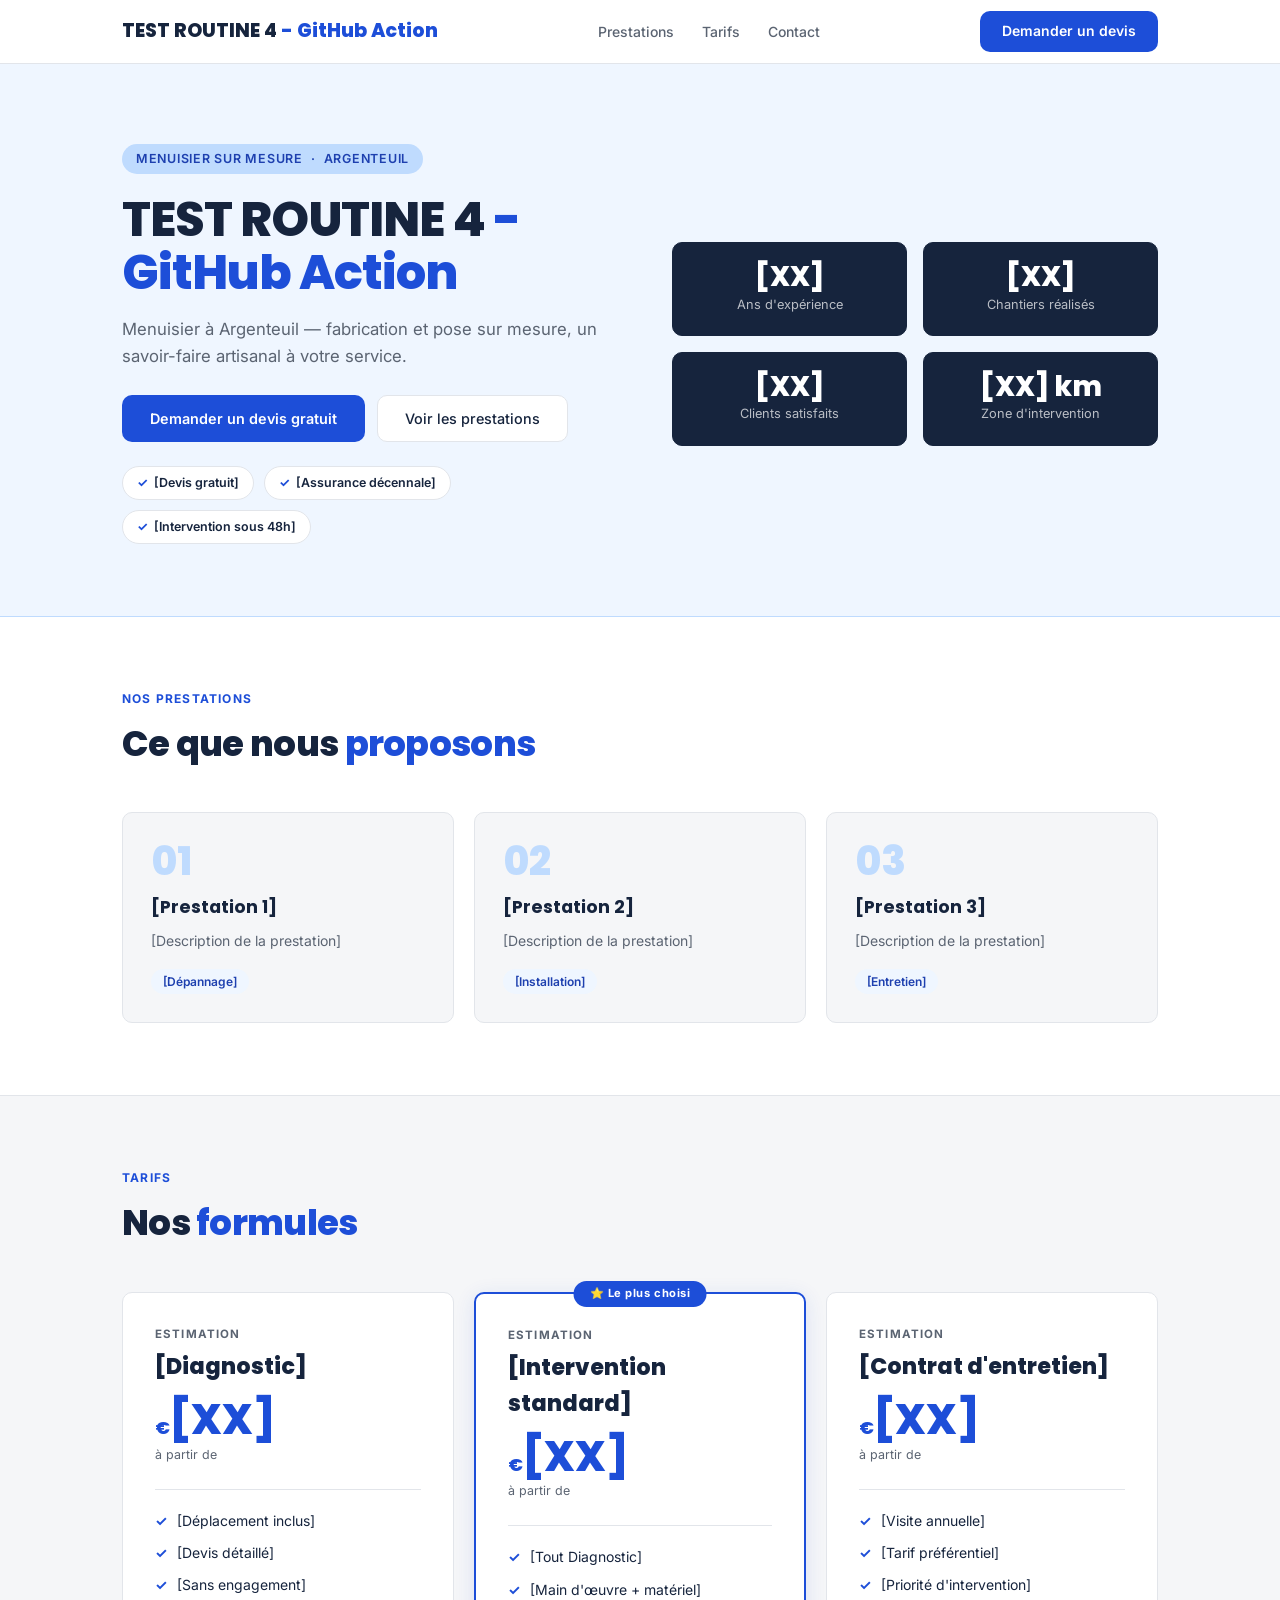
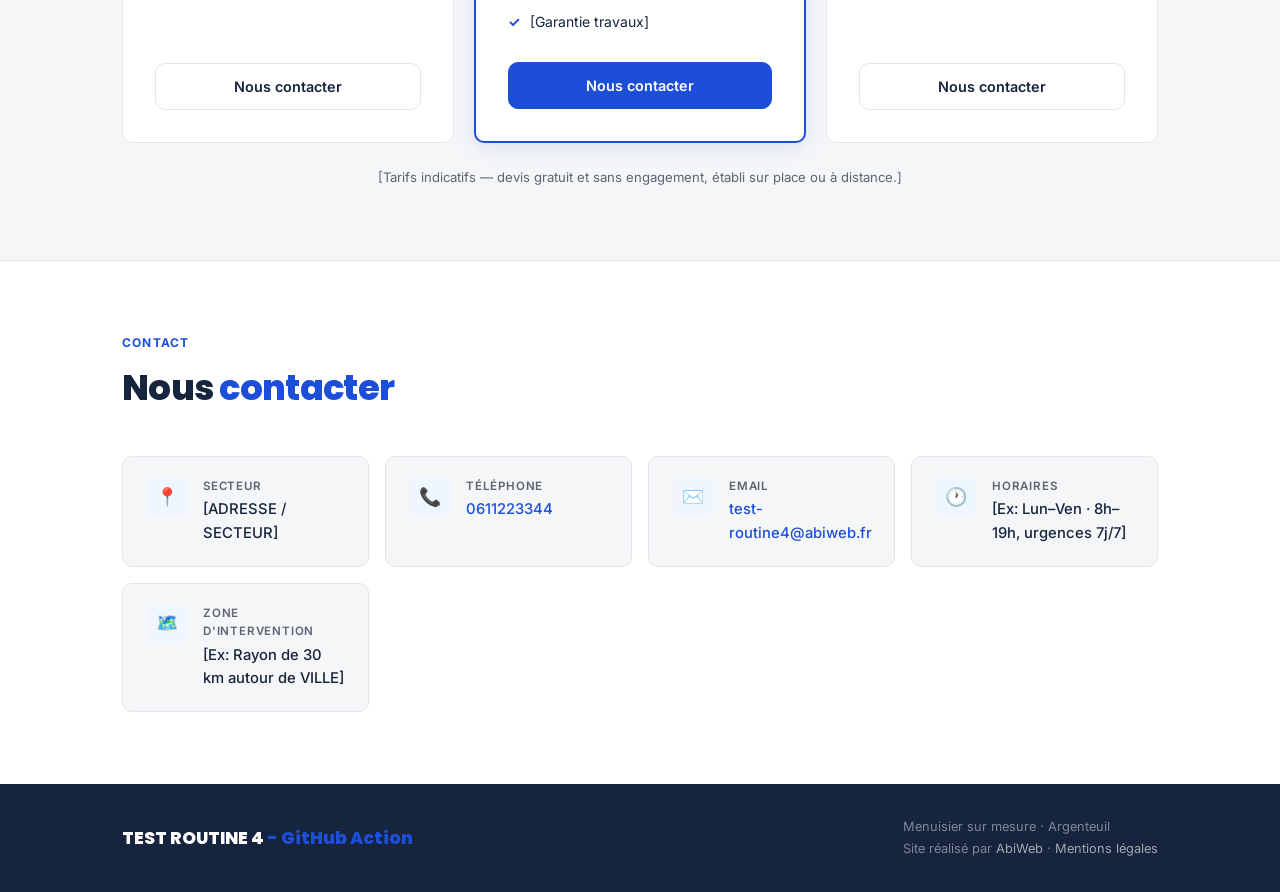
<file: clients/test-routine-4-github-action/index.html>
<!DOCTYPE html>
<html lang="fr">
<head>
  <meta charset="UTF-8"/>
  <meta name="viewport" content="width=device-width, initial-scale=1.0"/>
  <title>TEST ROUTINE 4 - GitHub Action — Site officiel</title>
  <meta name="description" content="Site officiel de TEST ROUTINE 4 - GitHub Action. Prestations, tarifs, zone d'intervention et devis gratuit."/>

  <!-- SEO & Réseaux Sociaux -->
  <meta name="keywords" content=""/>
  <meta property="og:title" content=""/>
  <meta property="og:description" content=""/>
  <meta property="og:type" content="website"/>

  <!-- Google Search Console -->
  <meta name="google-site-verification" content=""/>

  <link rel="preconnect" href="https://fonts.googleapis.com"/>
  <link rel="preconnect" href="https://fonts.gstatic.com" crossorigin/>
  <link href="https://fonts.googleapis.com/css2?family=Poppins:wght@400;500;600;700;800&family=Inter:wght@300;400;500&display=swap" rel="stylesheet"/>
  <link rel="stylesheet" href="site-engine.css"/>
  <style>
    *, *::before, *::after { box-sizing: border-box; margin: 0; padding: 0; }
    :root {
      --primary:    #1d4ed8;
      --primary-dk: #1e40af;
      --primary-lt: #eff6ff;
      --primary-md: #bfdbfe;
      --navy:       #16243d;
      --navy-dark:  #0f1929;
      --text:       #16243d;
      --muted:      #5b6472;
      --bg:         #ffffff;
      --bg2:        #f5f6f8;
      --bg3:        #e9ebef;
      --border:     #e2e5ea;
      --radius:     10px;
      --max:        1100px;
    }
    html { scroll-behavior: smooth; }
    body { font-family: 'Inter', sans-serif; background: var(--bg); color: var(--text); line-height: 1.6; }
    a { text-decoration: none; color: inherit; }
    .container { max-width: var(--max); margin: 0 auto; padding: 0 32px; }

    /* NAV */
    nav { position: sticky; top: 0; z-index: 99; background: #fff; border-bottom: 1px solid var(--border); height: 64px; display: flex; align-items: center; }
    .nav-inner { display: flex; align-items: center; justify-content: space-between; width: 100%; }
    .nav-logo { font-family: 'Poppins', sans-serif; font-weight: 800; font-size: 1.2rem; color: var(--text); }
    .nav-logo span { color: var(--primary); }
    .nav-links { display: flex; gap: 28px; list-style: none; align-items: center; }
    .nav-links a { font-size: 0.875rem; font-weight: 500; color: var(--muted); transition: color 0.15s; }
    .nav-links a:hover { color: var(--text); }
    .nav-btn { background: var(--primary); color: #fff; padding: 9px 22px; border-radius: var(--radius); font-size: 0.875rem; font-weight: 600; transition: background 0.15s; display: inline-block; }
    .nav-btn:hover { background: var(--primary-dk); }

    /* HERO */
    .hero { background: var(--primary-lt); border-bottom: 1px solid var(--primary-md); padding: 80px 0 72px; }
    .hero-inner { display: grid; grid-template-columns: 1fr 1fr; gap: 64px; align-items: center; }
    .hero-eyebrow { display: inline-flex; align-items: center; gap: 8px; background: var(--primary-md); color: var(--primary-dk); font-size: 0.78rem; font-weight: 600; letter-spacing: 0.06em; text-transform: uppercase; padding: 5px 14px; border-radius: 999px; margin-bottom: 20px; }
    .hero h1 { font-family: 'Poppins', sans-serif; font-size: clamp(2rem, 4vw, 3rem); font-weight: 800; line-height: 1.1; letter-spacing: -0.02em; margin-bottom: 16px; }
    .hero h1 em { font-style: normal; color: var(--primary); }
    .hero-slogan { font-size: 1.05rem; color: var(--muted); margin-bottom: 24px; line-height: 1.65; }
    .hero-btns { display: flex; gap: 12px; flex-wrap: wrap; margin-bottom: 24px; }
    .btn-primary { background: var(--primary); color: #fff; padding: 12px 28px; border-radius: var(--radius); font-weight: 600; font-size: 0.9rem; transition: background 0.15s; display: inline-block; }
    .btn-primary:hover { background: var(--primary-dk); }
    .btn-outline { background: #fff; color: var(--text); border: 1px solid var(--border); padding: 11px 27px; border-radius: var(--radius); font-weight: 500; font-size: 0.9rem; transition: border-color 0.15s; display: inline-block; }
    .btn-outline:hover { border-color: var(--primary); color: var(--primary); }
    .hero-garanties { display: flex; gap: 10px; flex-wrap: wrap; }
    .garantie-badge { display: inline-flex; align-items: center; gap: 6px; background: #fff; border: 1px solid var(--border); font-size: 0.78rem; font-weight: 600; color: var(--text); padding: 6px 14px; border-radius: 999px; }
    .garantie-badge::before { content: '✓'; color: var(--primary); font-weight: 700; }
    .hero-stats { display: grid; grid-template-columns: repeat(2, 1fr); gap: 16px; }
    .stat-card { background: var(--navy); border: 1px solid var(--navy); border-radius: var(--radius); padding: 20px; text-align: center; }
    .stat-n { font-family: 'Poppins', sans-serif; font-size: 1.7rem; font-weight: 800; color: #fff; line-height: 1; }
    .stat-l { font-size: 0.8rem; color: rgba(255,255,255,0.7); margin-top: 4px; }

    /* SECTIONS */
    section { padding: 72px 0; }
    .section-label { font-size: 0.75rem; font-weight: 700; letter-spacing: 0.1em; text-transform: uppercase; color: var(--primary); margin-bottom: 8px; }
    .section-title { font-family: 'Poppins', sans-serif; font-size: clamp(1.6rem, 3vw, 2.2rem); font-weight: 800; letter-spacing: -0.02em; margin-bottom: 40px; }
    .section-title em { font-style: normal; color: var(--primary); }

    /* PRESTATIONS */
    #prestations { background: var(--bg); }
    .prestations-grid { display: grid; grid-template-columns: repeat(3, 1fr); gap: 20px; }
    .prestation-card { background: var(--bg2); border: 1px solid var(--border); border-radius: var(--radius); padding: 28px; transition: box-shadow 0.2s, border-color 0.2s; }
    .prestation-card:hover { box-shadow: 0 4px 20px rgba(29,78,216,0.1); border-color: var(--primary-md); }
    .prest-num { font-family: 'Poppins', sans-serif; font-size: 2.5rem; font-weight: 800; color: var(--primary-md); line-height: 1; margin-bottom: 12px; }
    .prest-nom { font-family: 'Poppins', sans-serif; font-size: 1.1rem; font-weight: 700; margin-bottom: 8px; }
    .prest-desc { font-size: 0.875rem; color: var(--muted); line-height: 1.6; margin-bottom: 16px; }
    .prest-tag { display: inline-block; background: var(--primary-lt); color: var(--primary-dk); font-size: 0.75rem; font-weight: 600; padding: 3px 12px; border-radius: 999px; }

    /* TARIFS */
    #tarifs { background: var(--bg2); border-top: 1px solid var(--border); border-bottom: 1px solid var(--border); }
    .tarifs-grid { display: grid; grid-template-columns: repeat(3, 1fr); gap: 20px; }
    .tarif-card { background: #fff; border: 1px solid var(--border); border-radius: var(--radius); padding: 32px; display: flex; flex-direction: column; position: relative; transition: box-shadow 0.2s; }
    .tarif-card:hover { box-shadow: 0 6px 24px rgba(0,0,0,0.07); }
    .tarif-card.feat { border: 2px solid var(--primary); box-shadow: 0 4px 20px rgba(29,78,216,0.12); }
    .tarif-badge { position: absolute; top: -13px; left: 50%; transform: translateX(-50%); background: var(--primary); color: #fff; font-size: 0.7rem; font-weight: 700; letter-spacing: 0.05em; padding: 4px 16px; border-radius: 999px; white-space: nowrap; }
    .tarif-label { font-size: 0.72rem; font-weight: 700; letter-spacing: 0.1em; text-transform: uppercase; color: var(--muted); margin-bottom: 6px; }
    .tarif-nom { font-family: 'Poppins', sans-serif; font-size: 1.4rem; font-weight: 800; margin-bottom: 4px; }
    .tarif-prix { font-family: 'Poppins', sans-serif; font-size: 2.6rem; font-weight: 800; color: var(--primary); line-height: 1; margin: 10px 0 4px; }
    .tarif-prix span { font-size: 1.1rem; }
    .tarif-period { font-size: 0.78rem; color: var(--muted); margin-bottom: 24px; }
    .tarif-divider { height: 1px; background: var(--border); margin-bottom: 20px; }
    .tarif-avantages { list-style: none; display: flex; flex-direction: column; gap: 10px; flex: 1; margin-bottom: 28px; }
    .tarif-avantages li { display: flex; align-items: flex-start; gap: 10px; font-size: 0.875rem; color: var(--text); }
    .tarif-avantages li::before { content: '✓'; color: var(--primary); font-weight: 700; flex-shrink: 0; }
    .tarif-btn { display: block; text-align: center; padding: 11px; border-radius: var(--radius); font-weight: 600; font-size: 0.9rem; border: 1.5px solid var(--border); color: var(--text); transition: all 0.15s; cursor: pointer; }
    .tarif-card.feat .tarif-btn { background: var(--primary); color: #fff; border-color: var(--primary); }
    .tarif-btn:hover { background: var(--primary); color: #fff; border-color: var(--primary); }
    .tarif-note { font-size: 0.82rem; color: var(--muted); margin-top: 24px; text-align: center; }

    /* DEVIS CTA (Standard + Premium) */
    #devis-cta { background: var(--navy); padding: 40px 0; display: none; }
    .devis-inner { display: flex; align-items: center; justify-content: space-between; gap: 24px; flex-wrap: wrap; }
    .devis-text { font-family: 'Poppins', sans-serif; font-size: 1.4rem; font-weight: 700; color: #fff; }
    .devis-text span { display: block; font-family: 'Inter', sans-serif; font-size: 0.9rem; font-weight: 400; opacity: 0.85; margin-top: 4px; }
    .btn-white { background: #fff; color: var(--primary); padding: 12px 28px; border-radius: var(--radius); font-weight: 700; font-size: 0.9rem; display: inline-block; transition: opacity 0.15s; }
    .btn-white:hover { opacity: 0.9; }

    /* CONTACT */
    #contact { background: var(--bg); }
    .contact-grid { display: grid; grid-template-columns: repeat(auto-fit, minmax(220px, 1fr)); gap: 16px; }
    .ci { display: flex; align-items: flex-start; gap: 16px; background: var(--bg2); border: 1px solid var(--border); border-radius: var(--radius); padding: 20px 24px; }
    .ci-icon { width: 40px; height: 40px; background: var(--primary-lt); border-radius: 8px; display: flex; align-items: center; justify-content: center; font-size: 18px; flex-shrink: 0; }
    .ci-label { font-size: 0.72rem; font-weight: 600; text-transform: uppercase; letter-spacing: 0.07em; color: var(--muted); margin-bottom: 3px; }
    .ci-val { font-size: 0.925rem; font-weight: 500; color: var(--text); }
    .ci-val a { color: var(--primary); }

    /* RÉSEAUX (Standard + Premium) */
    #reseaux { background: var(--bg2); border-top: 1px solid var(--border); padding: 36px 0; display: none; }
    .reseaux-inner { display: flex; align-items: center; gap: 20px; flex-wrap: wrap; }
    .reseaux-label { font-size: 0.875rem; font-weight: 600; color: var(--muted); }
    .reseaux-links { display: flex; gap: 10px; flex-wrap: wrap; }
    .reseau-btn { display: inline-flex; align-items: center; gap: 6px; padding: 8px 18px; border: 1px solid var(--border); border-radius: var(--radius); font-size: 0.85rem; font-weight: 500; color: var(--text); transition: all 0.15s; }
    .reseau-btn:hover { border-color: var(--primary); color: var(--primary); }

    /* GALERIE (Premium) */
    #galerie { background: var(--bg); border-top: 1px solid var(--border); display: none; }
    .galerie-grid { display: grid; grid-template-columns: repeat(4, 1fr); gap: 8px; }
    .galerie-item { aspect-ratio: 1; background: var(--bg3); border-radius: 8px; overflow: hidden; }
    .galerie-item img { width: 100%; height: 100%; object-fit: cover; transition: transform 0.3s; }
    .galerie-item:hover img { transform: scale(1.05); }

    /* DOCUMENTS (Premium) */
    #documents { background: var(--bg2); border-top: 1px solid var(--border); display: none; }
    .docs-list { display: flex; flex-direction: column; gap: 0; border: 1px solid var(--border); border-radius: var(--radius); overflow: hidden; }
    .doc-item { display: flex; align-items: center; justify-content: space-between; padding: 18px 24px; background: #fff; border-bottom: 1px solid var(--border); }
    .doc-item:last-child { border: none; }
    .doc-titre { font-weight: 500; font-size: 0.95rem; }
    .doc-btn { background: var(--primary-lt); color: var(--primary-dk); padding: 7px 18px; border-radius: 8px; font-size: 0.8rem; font-weight: 600; transition: background 0.15s; display: inline-block; }
    .doc-btn:hover { background: var(--primary-md); }

    /* FOOTER */
    footer { background: var(--text); padding: 32px 0; }
    .footer-inner { display: flex; align-items: center; justify-content: space-between; flex-wrap: wrap; gap: 16px; }
    .footer-logo { font-family: 'Poppins', sans-serif; font-weight: 800; font-size: 1.1rem; color: #fff; }
    .footer-logo span { color: var(--primary); }
    .footer-info { font-size: 0.8rem; color: rgba(255,255,255,0.45); line-height: 1.7; }
    .footer-info a { color: rgba(255,255,255,0.6); }
    .footer-info a:hover { color: #fff; }

    /* RESPONSIVE */
    @media (max-width: 768px) {
      section { padding: 48px 0; }
      .hero-inner { grid-template-columns: 1fr; gap: 40px; }
      .prestations-grid, .tarifs-grid { grid-template-columns: 1fr; }
      .nav-links { display: none; }
    }
  </style>
</head>
<body>

<!-- NAV -->
<nav>
  <div class="container nav-inner">
    <div class="nav-logo" id="nav-nom">NOM <span>ARTISAN</span></div>
    <ul class="nav-links">
      <li><a href="#prestations">Prestations</a></li>
      <li><a href="#tarifs">Tarifs</a></li>
      <li><a href="#contact">Contact</a></li>
    </ul>
    <a href="#contact" class="nav-btn">Demander un devis</a>
  </div>
</nav>

<!-- HERO -->
<div class="hero">
  <div class="container">
    <div class="hero-inner">
      <div>
        <div class="hero-eyebrow">
          <span id="hero-metier">Menuisier sur mesure</span> · <span id="hero-ville">Argenteuil</span>
        </div>
        <h1 id="hero-title">[NOM DE L'<em>ARTISAN</em>]</h1>
        <p class="hero-slogan" id="hero-slogan">[Accroche]</p>
        <div class="hero-btns">
          <a href="#contact" class="btn-primary">Demander un devis gratuit</a>
          <a href="#prestations" class="btn-outline">Voir les prestations</a>
        </div>
        <div class="hero-garanties" id="hero-garanties"></div>
      </div>
      <div class="hero-stats" id="hero-stats"></div>
    </div>
  </div>
</div>

<!-- PRESTATIONS -->
<section id="prestations">
  <div class="container">
    <div class="section-label">Nos prestations</div>
    <div class="section-title">Ce que nous <em>proposons</em></div>
    <div class="prestations-grid" id="prestations-grid"></div>
  </div>
</section>

<!-- TARIFS -->
<section id="tarifs">
  <div class="container">
    <div class="section-label">Tarifs</div>
    <div class="section-title">Nos <em>formules</em></div>
    <div class="tarifs-grid" id="tarifs-grid"></div>
    <div class="tarif-note" id="tarif-note"></div>
  </div>
</section>

<!-- CTA DEVIS (Standard + Premium) -->
<div id="devis-cta">
  <div class="container">
    <div class="devis-inner">
      <div class="devis-text">
        Obtenez votre devis en ligne
        <span>Réponse rapide · Sans engagement</span>
      </div>
      <div id="devis-btns"></div>
    </div>
  </div>
</div>

<!-- CONTACT -->
<section id="contact">
  <div class="container">
    <div class="section-label">Contact</div>
    <div class="section-title">Nous <em>contacter</em></div>
    <div class="contact-grid">
      <div class="ci"><div class="ci-icon">📍</div><div><div class="ci-label">Secteur</div><div class="ci-val" id="c-adresse">[ADRESSE / SECTEUR]</div></div></div>
      <div class="ci"><div class="ci-icon">📞</div><div><div class="ci-label">Téléphone</div><div class="ci-val"><a id="c-tel" href="#">[TEL]</a></div></div></div>
      <div class="ci"><div class="ci-icon">✉️</div><div><div class="ci-label">Email</div><div class="ci-val"><a id="c-email" href="#">[EMAIL]</a></div></div></div>
      <div class="ci"><div class="ci-icon">🕐</div><div><div class="ci-label">Horaires</div><div class="ci-val" id="c-horaires">[HORAIRES]</div></div></div>
      <div class="ci"><div class="ci-icon">🗺️</div><div><div class="ci-label">Zone d'intervention</div><div class="ci-val" id="c-zone">[ZONE]</div></div></div>
    </div>
  </div>
</section>

<!-- RÉSEAUX (Standard + Premium) -->
<div id="reseaux">
  <div class="container">
    <div class="reseaux-inner">
      <div class="reseaux-label">Suivez-nous</div>
      <div class="reseaux-links" id="reseaux-links"></div>
    </div>
  </div>
</div>

<!-- GALERIE (Premium) -->
<section id="galerie">
  <div class="container">
    <div class="section-label">Réalisations</div>
    <div class="section-title">Nos <em>chantiers</em></div>
    <div class="galerie-grid" id="galerie-grid"></div>
  </div>
</section>

<!-- DOCUMENTS (Premium) -->
<section id="documents">
  <div class="container">
    <div class="section-label">Documents</div>
    <div class="section-title">Garanties & <em>certifications</em></div>
    <div class="docs-list" id="docs-list"></div>
  </div>
</section>

<!-- FOOTER -->
<footer>
  <div class="container">
    <div class="footer-inner">
      <div class="footer-logo" id="footer-logo">NOM <span>ARTISAN</span></div>
      <div class="footer-info">
        <span id="footer-metier">[Métier]</span> · <span id="footer-ville">Argenteuil</span><br>
        Site réalisé par <a href="https://abiweb.fr" target="_blank">AbiWeb</a> ·
        <a href="#" id="footer-mentions-link">Mentions légales</a>
      </div>
    </div>
  </div>
</footer>

<!-- MODAL MENTIONS LÉGALES -->
<div class="modal-overlay" id="modal-mentions">
  <div class="modal-box">
    <button class="modal-close" id="modal-mentions-close" aria-label="Fermer">&times;</button>
    <h3>Mentions légales</h3>
    <div id="mentions-content"></div>
  </div>
</div>

<!-- BANDEAU CONSENTEMENT COOKIES -->
<div class="cookie-banner" id="cookie-banner">
  <p>Ce site utilise Google Analytics pour mesurer son audience. Vous pouvez accepter ou refuser ce suivi.</p>
  <div class="cookie-actions">
    <button id="cookie-refuse">Refuser</button>
    <button id="cookie-accept">Accepter</button>
  </div>
</div>

<script src="site-content.js"></script>
<script src="site-engine.js"></script>
<script>
(async () => {
  const c = await window.loadSiteContent();
  const f = window.FORMULE;

  window.AbiWebEngine.init(c);

  document.documentElement.style.setProperty('--primary', c.artisan.couleurPrimaire);

  // Nom
  const nom = c.artisan.nom;
  const words = nom.trim().split(' ');
  const w1 = words.slice(0, Math.ceil(words.length / 2)).join(' ');
  const w2 = words.slice(Math.ceil(words.length / 2)).join(' ') || w1;
  document.getElementById('nav-nom').innerHTML = w1 + ' <span>' + w2 + '</span>';
  document.getElementById('footer-logo').innerHTML = w1 + ' <span>' + w2 + '</span>';
  document.getElementById('hero-title').innerHTML = w1 + ' <em>' + (w2 || w1) + '</em>';
  document.getElementById('hero-metier').textContent = c.artisan.metier;
  document.getElementById('hero-ville').textContent = c.artisan.ville;
  document.getElementById('hero-slogan').textContent = c.artisan.slogan;
  document.getElementById('footer-metier').textContent = c.artisan.metier;
  document.getElementById('footer-ville').textContent = c.artisan.ville;
  if (!c.seo || !c.seo.titre) document.title = c.artisan.nom + ' — ' + c.artisan.metier;

  // Stats
  document.getElementById('hero-stats').innerHTML = c.stats.map(s =>
    `<div class="stat-card"><div class="stat-n">${s.valeur}</div><div class="stat-l">${s.label}</div></div>`
  ).join('');

  // Garanties (bandeau de réassurance, toujours affiché)
  document.getElementById('hero-garanties').innerHTML = (c.garanties || []).map(g =>
    `<span class="garantie-badge">${g}</span>`
  ).join('');

  // Prestations
  document.getElementById('prestations-grid').innerHTML = c.prestations.map((p, i) => `
    <div class="prestation-card">
      <div class="prest-num">0${i + 1}</div>
      <div class="prest-nom">${p.titre}</div>
      <div class="prest-desc">${p.description}</div>
      <div class="prest-tag">${p.tag}</div>
    </div>
  `).join('');

  // Contact
  document.getElementById('c-adresse').textContent = c.contact.adresse;
  document.getElementById('c-tel').textContent = c.contact.telephone;
  document.getElementById('c-tel').href = 'tel:' + c.contact.telephone.replace(/\s/g, '');
  document.getElementById('c-email').textContent = c.contact.email;
  document.getElementById('c-email').href = 'mailto:' + c.contact.email;
  document.getElementById('c-horaires').textContent = c.contact.horairesInfo;
  document.getElementById('c-zone').textContent = c.contact.zoneIntervention;

  // Tarifs
  document.getElementById('tarifs-grid').innerHTML = c.tarifs.map(t => `
    <div class="tarif-card${t.vedette ? ' feat' : ''}">
      ${t.vedette ? '<div class="tarif-badge">⭐ Le plus choisi</div>' : ''}
      <div class="tarif-label">Estimation</div>
      <div class="tarif-nom">${t.nom}</div>
      <div class="tarif-prix"><span>€</span>${t.prix}</div>
      <div class="tarif-period">à partir de</div>
      <div class="tarif-divider"></div>
      <ul class="tarif-avantages">${t.avantages.map(a => `<li>${a}</li>`).join('')}</ul>
      <div class="tarif-btn">${c.lienDevis ? `<a href="${c.lienDevis}" target="_blank" style="color:inherit">Demander un devis</a>` : 'Nous contacter'}</div>
    </div>
  `).join('');
  document.getElementById('tarif-note').textContent = c.tarifNote || '';

  // Standard + Premium
  if (f === 'standard' || f === 'premium') {
    if (c.lienDevis) {
      document.getElementById('devis-cta').style.display = 'block';
      document.getElementById('devis-btns').innerHTML = `<a href="${c.lienDevis}" target="_blank" class="btn-white">Demander en ligne</a>`;
    }

    const rx = [];
    if (c.lienFacebook)  rx.push(`<a href="${c.lienFacebook}"  target="_blank" class="reseau-btn">Facebook</a>`);
    if (c.lienInstagram) rx.push(`<a href="${c.lienInstagram}" target="_blank" class="reseau-btn">Instagram</a>`);
    if (rx.length) { document.getElementById('reseaux').style.display = 'block'; document.getElementById('reseaux-links').innerHTML = rx.join(''); }
  }

  // Premium
  if (f === 'premium') {
    if (c.galerie?.length) {
      document.getElementById('galerie').style.display = 'block';
      document.getElementById('galerie-grid').innerHTML = c.galerie.map(img =>
        `<div class="galerie-item"><img src="${img}" alt="" loading="lazy"/></div>`
      ).join('');
    }
    if (c.documents?.length) {
      document.getElementById('documents').style.display = 'block';
      document.getElementById('docs-list').innerHTML = c.documents.map(d =>
        `<div class="doc-item"><div class="doc-titre">${d.titre}</div><a href="${d.fichier}" download class="doc-btn">Télécharger</a></div>`
      ).join('');
    }
  }
})();
</script>
</body>
</html>
</file>
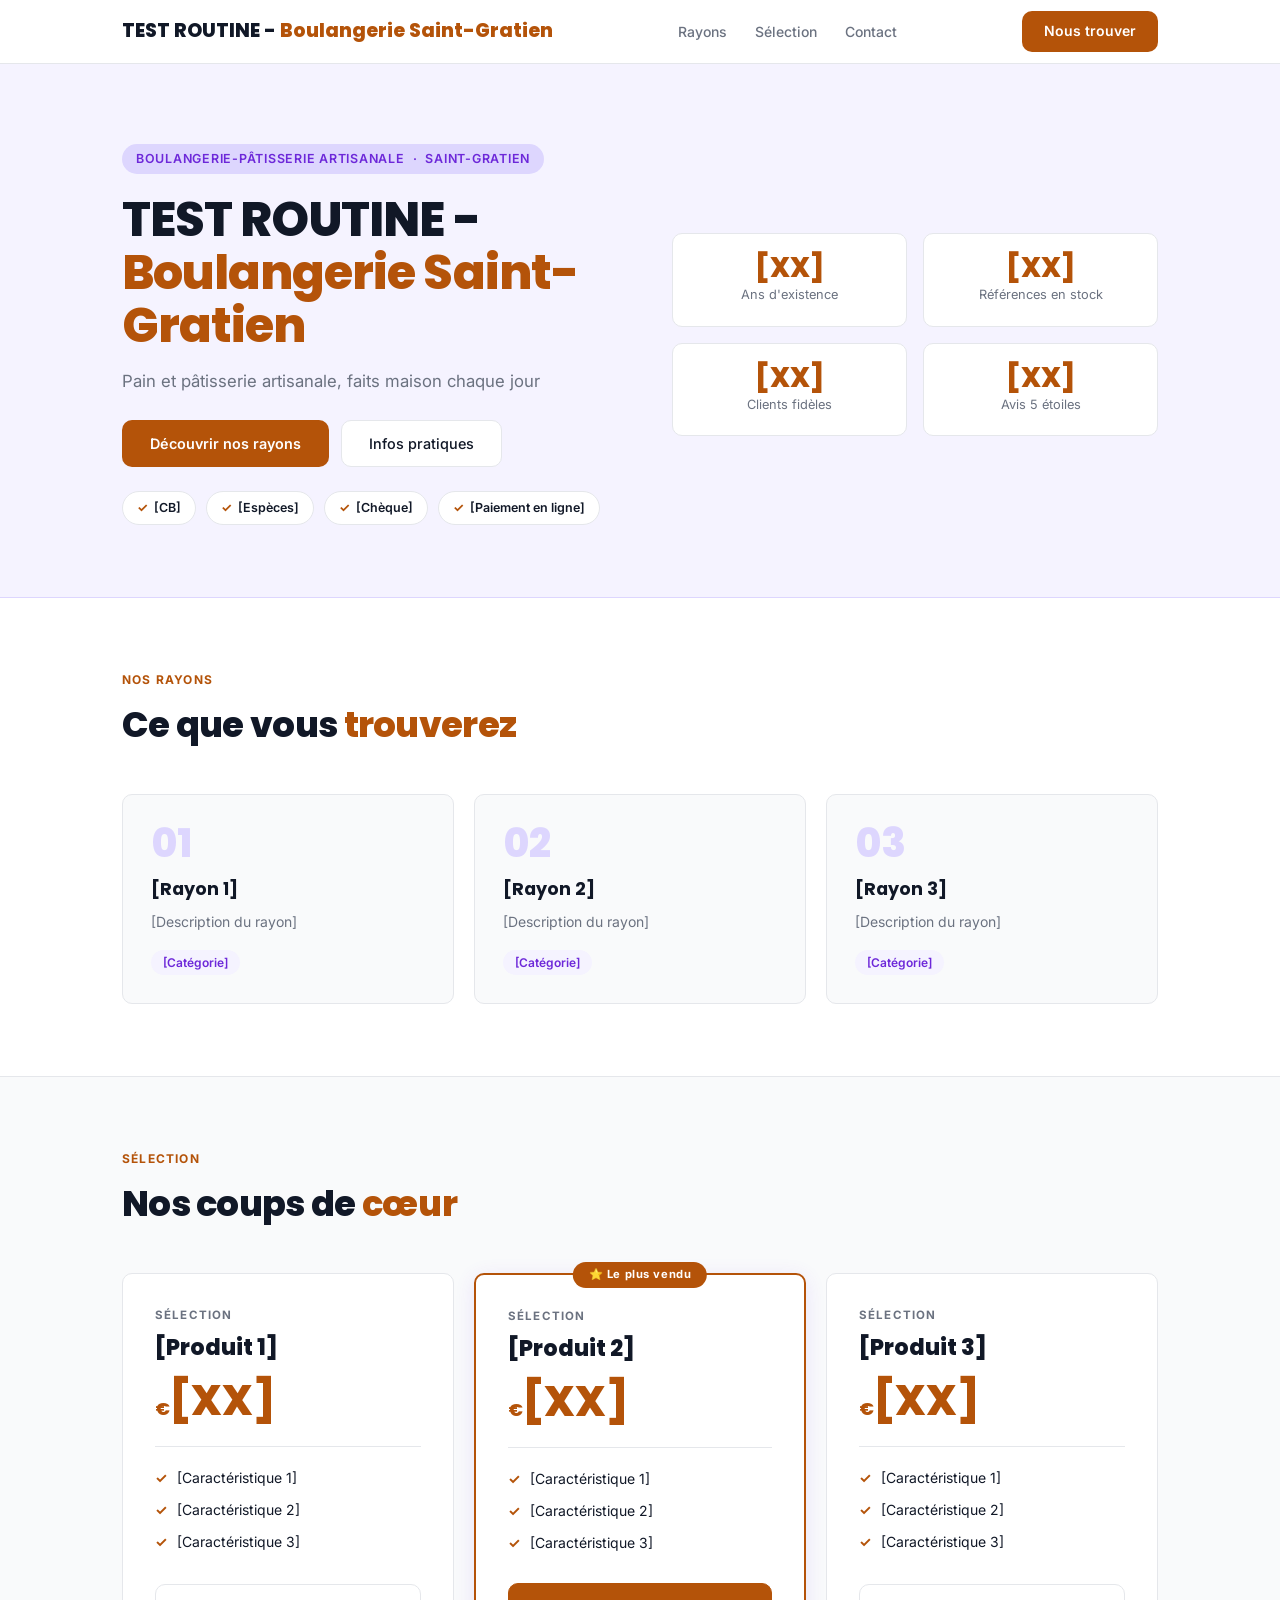
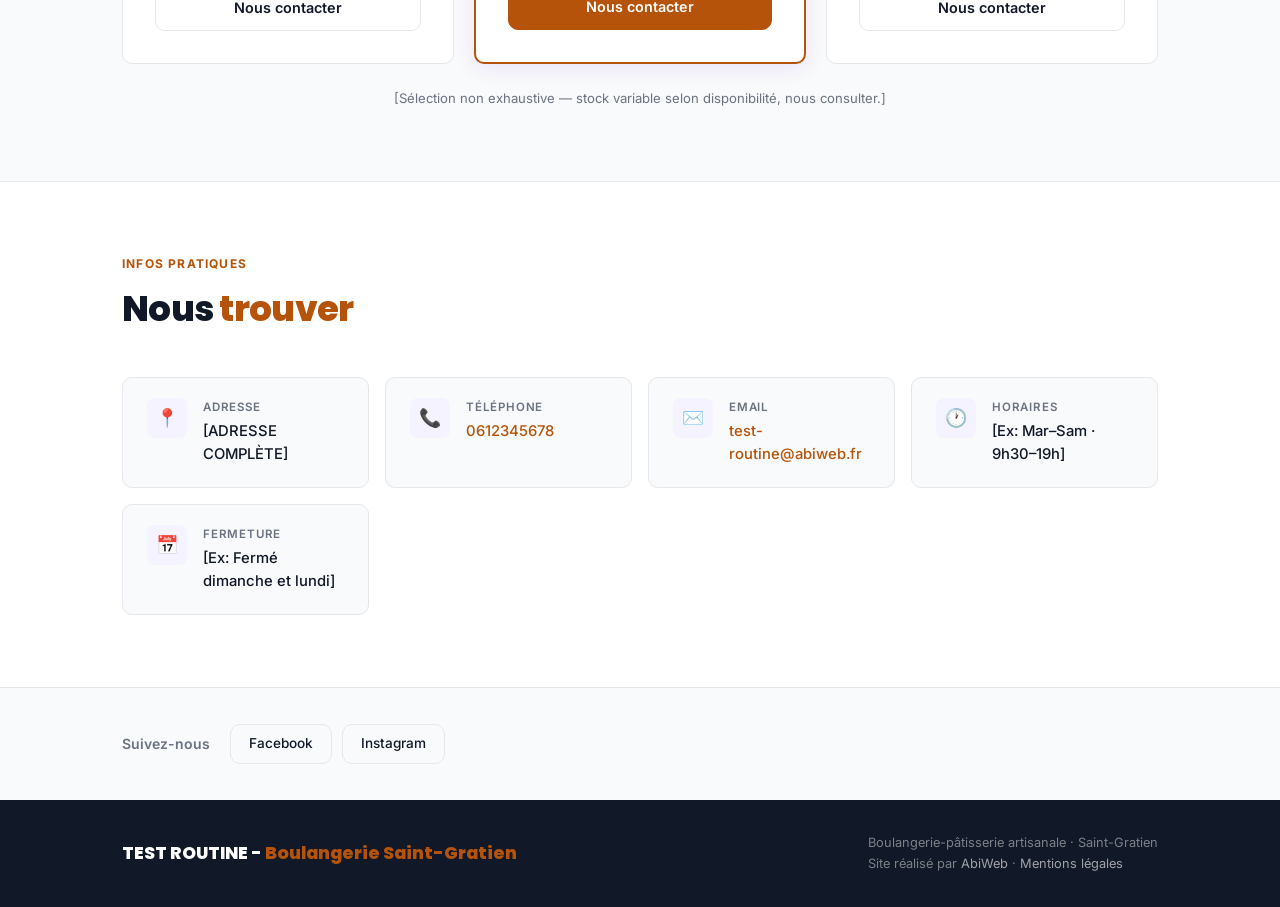
<file: clients/test-routine-boulangerie-saint-gratien/index.html>
<!DOCTYPE html>
<html lang="fr">
<head>
  <meta charset="UTF-8"/>
  <meta name="viewport" content="width=device-width, initial-scale=1.0"/>
  <title>TEST ROUTINE - Boulangerie Saint-Gratien — Site officiel</title>
  <meta name="description" content="Site officiel de TEST ROUTINE - Boulangerie Saint-Gratien. Rayons, sélection produits, horaires et contact."/>

  <!-- SEO & Réseaux Sociaux -->
  <meta name="keywords" content=""/>
  <meta property="og:title" content=""/>
  <meta property="og:description" content=""/>
  <meta property="og:type" content="website"/>

  <!-- Google Search Console -->
  <meta name="google-site-verification" content=""/>

  <link rel="preconnect" href="https://fonts.googleapis.com"/>
  <link rel="preconnect" href="https://fonts.gstatic.com" crossorigin/>
  <link href="https://fonts.googleapis.com/css2?family=Poppins:wght@400;500;600;700;800&family=Inter:wght@300;400;500&display=swap" rel="stylesheet"/>
  <link rel="stylesheet" href="site-engine.css"/>
  <style>
    *, *::before, *::after { box-sizing: border-box; margin: 0; padding: 0; }
    :root {
      --primary:    #7c3aed;
      --primary-dk: #6d28d9;
      --primary-lt: #f5f3ff;
      --primary-md: #ddd6fe;
      --text:       #111827;
      --muted:      #6b7280;
      --bg:         #ffffff;
      --bg2:        #f9fafb;
      --bg3:        #f3f4f6;
      --border:     #e5e7eb;
      --radius:     10px;
      --max:        1100px;
    }
    html { scroll-behavior: smooth; }
    body { font-family: 'Inter', sans-serif; background: var(--bg); color: var(--text); line-height: 1.6; }
    a { text-decoration: none; color: inherit; }
    .container { max-width: var(--max); margin: 0 auto; padding: 0 32px; }

    /* NAV */
    nav { position: sticky; top: 0; z-index: 99; background: #fff; border-bottom: 1px solid var(--border); height: 64px; display: flex; align-items: center; }
    .nav-inner { display: flex; align-items: center; justify-content: space-between; width: 100%; }
    .nav-logo { font-family: 'Poppins', sans-serif; font-weight: 800; font-size: 1.2rem; color: var(--text); }
    .nav-logo span { color: var(--primary); }
    .nav-links { display: flex; gap: 28px; list-style: none; align-items: center; }
    .nav-links a { font-size: 0.875rem; font-weight: 500; color: var(--muted); transition: color 0.15s; }
    .nav-links a:hover { color: var(--text); }
    .nav-btn { background: var(--primary); color: #fff; padding: 9px 22px; border-radius: var(--radius); font-size: 0.875rem; font-weight: 600; transition: background 0.15s; display: inline-block; }
    .nav-btn:hover { background: var(--primary-dk); }

    /* HERO */
    .hero { background: var(--primary-lt); border-bottom: 1px solid var(--primary-md); padding: 80px 0 72px; }
    .hero-inner { display: grid; grid-template-columns: 1fr 1fr; gap: 64px; align-items: center; }
    .hero-eyebrow { display: inline-flex; align-items: center; gap: 8px; background: var(--primary-md); color: var(--primary-dk); font-size: 0.78rem; font-weight: 600; letter-spacing: 0.06em; text-transform: uppercase; padding: 5px 14px; border-radius: 999px; margin-bottom: 20px; }
    .hero h1 { font-family: 'Poppins', sans-serif; font-size: clamp(2rem, 4vw, 3rem); font-weight: 800; line-height: 1.1; letter-spacing: -0.02em; margin-bottom: 16px; }
    .hero h1 em { font-style: normal; color: var(--primary); }
    .hero-slogan { font-size: 1.05rem; color: var(--muted); margin-bottom: 24px; line-height: 1.65; }
    .hero-btns { display: flex; gap: 12px; flex-wrap: wrap; margin-bottom: 24px; }
    .btn-primary { background: var(--primary); color: #fff; padding: 12px 28px; border-radius: var(--radius); font-weight: 600; font-size: 0.9rem; transition: background 0.15s; display: inline-block; }
    .btn-primary:hover { background: var(--primary-dk); }
    .btn-outline { background: #fff; color: var(--text); border: 1px solid var(--border); padding: 11px 27px; border-radius: var(--radius); font-weight: 500; font-size: 0.9rem; transition: border-color 0.15s; display: inline-block; }
    .btn-outline:hover { border-color: var(--primary); color: var(--primary); }
    .hero-paiements { display: flex; gap: 10px; flex-wrap: wrap; }
    .paiement-badge { display: inline-flex; align-items: center; gap: 6px; background: #fff; border: 1px solid var(--border); font-size: 0.78rem; font-weight: 600; color: var(--text); padding: 6px 14px; border-radius: 999px; }
    .paiement-badge::before { content: '✓'; color: var(--primary); font-weight: 700; }
    .hero-stats { display: grid; grid-template-columns: repeat(2, 1fr); gap: 16px; }
    .stat-card { background: #fff; border: 1px solid var(--border); border-radius: var(--radius); padding: 20px; text-align: center; }
    .stat-n { font-family: 'Poppins', sans-serif; font-size: 1.7rem; font-weight: 800; color: var(--primary); line-height: 1; }
    .stat-l { font-size: 0.8rem; color: var(--muted); margin-top: 4px; }

    /* SECTIONS */
    section { padding: 72px 0; }
    .section-label { font-size: 0.75rem; font-weight: 700; letter-spacing: 0.1em; text-transform: uppercase; color: var(--primary); margin-bottom: 8px; }
    .section-title { font-family: 'Poppins', sans-serif; font-size: clamp(1.6rem, 3vw, 2.2rem); font-weight: 800; letter-spacing: -0.02em; margin-bottom: 40px; }
    .section-title em { font-style: normal; color: var(--primary); }

    /* RAYONS */
    #rayons { background: var(--bg); }
    .rayons-grid { display: grid; grid-template-columns: repeat(3, 1fr); gap: 20px; }
    .rayon-card { background: var(--bg2); border: 1px solid var(--border); border-radius: var(--radius); padding: 28px; transition: box-shadow 0.2s, border-color 0.2s; }
    .rayon-card:hover { box-shadow: 0 4px 20px rgba(124,58,237,0.1); border-color: var(--primary-md); }
    .rayon-num { font-family: 'Poppins', sans-serif; font-size: 2.5rem; font-weight: 800; color: var(--primary-md); line-height: 1; margin-bottom: 12px; }
    .rayon-nom { font-family: 'Poppins', sans-serif; font-size: 1.1rem; font-weight: 700; margin-bottom: 8px; }
    .rayon-desc { font-size: 0.875rem; color: var(--muted); line-height: 1.6; margin-bottom: 16px; }
    .rayon-tag { display: inline-block; background: var(--primary-lt); color: var(--primary-dk); font-size: 0.75rem; font-weight: 600; padding: 3px 12px; border-radius: 999px; }

    /* COUPS DE CŒUR */
    #coups-de-coeur { background: var(--bg2); border-top: 1px solid var(--border); border-bottom: 1px solid var(--border); }
    .produits-grid { display: grid; grid-template-columns: repeat(3, 1fr); gap: 20px; }
    .produit-card { background: #fff; border: 1px solid var(--border); border-radius: var(--radius); padding: 32px; display: flex; flex-direction: column; position: relative; transition: box-shadow 0.2s; }
    .produit-card:hover { box-shadow: 0 6px 24px rgba(0,0,0,0.07); }
    .produit-card.feat { border: 2px solid var(--primary); box-shadow: 0 4px 20px rgba(124,58,237,0.12); }
    .produit-badge { position: absolute; top: -13px; left: 50%; transform: translateX(-50%); background: var(--primary); color: #fff; font-size: 0.7rem; font-weight: 700; letter-spacing: 0.05em; padding: 4px 16px; border-radius: 999px; white-space: nowrap; }
    .produit-label { font-size: 0.72rem; font-weight: 700; letter-spacing: 0.1em; text-transform: uppercase; color: var(--muted); margin-bottom: 6px; }
    .produit-nom { font-family: 'Poppins', sans-serif; font-size: 1.4rem; font-weight: 800; margin-bottom: 4px; }
    .produit-prix { font-family: 'Poppins', sans-serif; font-size: 2.6rem; font-weight: 800; color: var(--primary); line-height: 1; margin: 10px 0 4px; }
    .produit-prix span { font-size: 1.1rem; }
    .produit-divider { height: 1px; background: var(--border); margin: 20px 0; }
    .produit-avantages { list-style: none; display: flex; flex-direction: column; gap: 10px; flex: 1; margin-bottom: 28px; }
    .produit-avantages li { display: flex; align-items: flex-start; gap: 10px; font-size: 0.875rem; color: var(--text); }
    .produit-avantages li::before { content: '✓'; color: var(--primary); font-weight: 700; flex-shrink: 0; }
    .produit-btn { display: block; text-align: center; padding: 11px; border-radius: var(--radius); font-weight: 600; font-size: 0.9rem; border: 1.5px solid var(--border); color: var(--text); transition: all 0.15s; cursor: pointer; }
    .produit-card.feat .produit-btn { background: var(--primary); color: #fff; border-color: var(--primary); }
    .produit-btn:hover { background: var(--primary); color: #fff; border-color: var(--primary); }
    .produit-note { font-size: 0.82rem; color: var(--muted); margin-top: 24px; text-align: center; }

    /* CTA COMMANDE (Standard + Premium) */
    #commande-cta { background: var(--primary); padding: 40px 0; display: none; }
    .commande-inner { display: flex; align-items: center; justify-content: space-between; gap: 24px; flex-wrap: wrap; }
    .commande-text { font-family: 'Poppins', sans-serif; font-size: 1.4rem; font-weight: 700; color: #fff; }
    .commande-text span { display: block; font-family: 'Inter', sans-serif; font-size: 0.9rem; font-weight: 400; opacity: 0.85; margin-top: 4px; }
    .btn-white { background: #fff; color: var(--primary); padding: 12px 28px; border-radius: var(--radius); font-weight: 700; font-size: 0.9rem; display: inline-block; transition: opacity 0.15s; }
    .btn-white:hover { opacity: 0.9; }

    /* CONTACT */
    #contact { background: var(--bg); }
    .contact-grid { display: grid; grid-template-columns: repeat(auto-fit, minmax(220px, 1fr)); gap: 16px; }
    .ci { display: flex; align-items: flex-start; gap: 16px; background: var(--bg2); border: 1px solid var(--border); border-radius: var(--radius); padding: 20px 24px; }
    .ci-icon { width: 40px; height: 40px; background: var(--primary-lt); border-radius: 8px; display: flex; align-items: center; justify-content: center; font-size: 18px; flex-shrink: 0; }
    .ci-label { font-size: 0.72rem; font-weight: 600; text-transform: uppercase; letter-spacing: 0.07em; color: var(--muted); margin-bottom: 3px; }
    .ci-val { font-size: 0.925rem; font-weight: 500; color: var(--text); }
    .ci-val a { color: var(--primary); }

    /* RÉSEAUX (Standard + Premium) */
    #reseaux { background: var(--bg2); border-top: 1px solid var(--border); padding: 36px 0; display: none; }
    .reseaux-inner { display: flex; align-items: center; gap: 20px; flex-wrap: wrap; }
    .reseaux-label { font-size: 0.875rem; font-weight: 600; color: var(--muted); }
    .reseaux-links { display: flex; gap: 10px; flex-wrap: wrap; }
    .reseau-btn { display: inline-flex; align-items: center; gap: 6px; padding: 8px 18px; border: 1px solid var(--border); border-radius: var(--radius); font-size: 0.85rem; font-weight: 500; color: var(--text); transition: all 0.15s; }
    .reseau-btn:hover { border-color: var(--primary); color: var(--primary); }

    /* GALERIE (Premium) */
    #galerie { background: var(--bg); border-top: 1px solid var(--border); display: none; }
    .galerie-grid { display: grid; grid-template-columns: repeat(4, 1fr); gap: 8px; }
    .galerie-item { aspect-ratio: 1; background: var(--bg3); border-radius: 8px; overflow: hidden; }
    .galerie-item img { width: 100%; height: 100%; object-fit: cover; transition: transform 0.3s; }
    .galerie-item:hover img { transform: scale(1.05); }

    /* DOCUMENTS (Premium) */
    #documents { background: var(--bg2); border-top: 1px solid var(--border); display: none; }
    .docs-list { display: flex; flex-direction: column; gap: 0; border: 1px solid var(--border); border-radius: var(--radius); overflow: hidden; }
    .doc-item { display: flex; align-items: center; justify-content: space-between; padding: 18px 24px; background: #fff; border-bottom: 1px solid var(--border); }
    .doc-item:last-child { border: none; }
    .doc-titre { font-weight: 500; font-size: 0.95rem; }
    .doc-btn { background: var(--primary-lt); color: var(--primary-dk); padding: 7px 18px; border-radius: 8px; font-size: 0.8rem; font-weight: 600; transition: background 0.15s; display: inline-block; }
    .doc-btn:hover { background: var(--primary-md); }

    /* FOOTER */
    footer { background: var(--text); padding: 32px 0; }
    .footer-inner { display: flex; align-items: center; justify-content: space-between; flex-wrap: wrap; gap: 16px; }
    .footer-logo { font-family: 'Poppins', sans-serif; font-weight: 800; font-size: 1.1rem; color: #fff; }
    .footer-logo span { color: var(--primary); }
    .footer-info { font-size: 0.8rem; color: rgba(255,255,255,0.45); line-height: 1.7; }
    .footer-info a { color: rgba(255,255,255,0.6); }
    .footer-info a:hover { color: #fff; }

    /* RESPONSIVE */
    @media (max-width: 768px) {
      section { padding: 48px 0; }
      .hero-inner { grid-template-columns: 1fr; gap: 40px; }
      .rayons-grid, .produits-grid { grid-template-columns: 1fr; }
      .nav-links { display: none; }
    }
  </style>
</head>
<body>

<!-- NAV -->
<nav>
  <div class="container nav-inner">
    <div class="nav-logo" id="nav-nom">NOM <span>BOUTIQUE</span></div>
    <ul class="nav-links">
      <li><a href="#rayons">Rayons</a></li>
      <li><a href="#coups-de-coeur">Sélection</a></li>
      <li><a href="#contact">Contact</a></li>
    </ul>
    <a href="#contact" class="nav-btn">Nous trouver</a>
  </div>
</nav>

<!-- HERO -->
<div class="hero">
  <div class="container">
    <div class="hero-inner">
      <div>
        <div class="hero-eyebrow">
          <span id="hero-type">Boulangerie-pâtisserie artisanale</span> · <span id="hero-ville">Saint-Gratien</span>
        </div>
        <h1 id="hero-title">[NOM DE LA <em>BOUTIQUE</em>]</h1>
        <p class="hero-slogan" id="hero-slogan">[Accroche]</p>
        <div class="hero-btns">
          <a href="#rayons" class="btn-primary">Découvrir nos rayons</a>
          <a href="#contact" class="btn-outline">Infos pratiques</a>
        </div>
        <div class="hero-paiements" id="hero-paiements"></div>
      </div>
      <div class="hero-stats" id="hero-stats"></div>
    </div>
  </div>
</div>

<!-- RAYONS -->
<section id="rayons">
  <div class="container">
    <div class="section-label">Nos rayons</div>
    <div class="section-title">Ce que vous <em>trouverez</em></div>
    <div class="rayons-grid" id="rayons-grid"></div>
  </div>
</section>

<!-- COUPS DE CŒUR -->
<section id="coups-de-coeur">
  <div class="container">
    <div class="section-label">Sélection</div>
    <div class="section-title">Nos coups de <em>cœur</em></div>
    <div class="produits-grid" id="produits-grid"></div>
    <div class="produit-note" id="produit-note"></div>
  </div>
</section>

<!-- CTA COMMANDE (Standard + Premium) -->
<div id="commande-cta">
  <div class="container">
    <div class="commande-inner">
      <div class="commande-text">
        Commandez en ligne ou en click & collect
        <span>Réponse rapide · Retrait en boutique possible</span>
      </div>
      <div id="commande-btns"></div>
    </div>
  </div>
</div>

<!-- CONTACT -->
<section id="contact">
  <div class="container">
    <div class="section-label">Infos pratiques</div>
    <div class="section-title">Nous <em>trouver</em></div>
    <div class="contact-grid">
      <div class="ci"><div class="ci-icon">📍</div><div><div class="ci-label">Adresse</div><div class="ci-val" id="c-adresse">[ADRESSE]</div></div></div>
      <div class="ci"><div class="ci-icon">📞</div><div><div class="ci-label">Téléphone</div><div class="ci-val"><a id="c-tel" href="#">[TEL]</a></div></div></div>
      <div class="ci"><div class="ci-icon">✉️</div><div><div class="ci-label">Email</div><div class="ci-val"><a id="c-email" href="#">[EMAIL]</a></div></div></div>
      <div class="ci"><div class="ci-icon">🕐</div><div><div class="ci-label">Horaires</div><div class="ci-val" id="c-horaires">[HORAIRES]</div></div></div>
      <div class="ci"><div class="ci-icon">📅</div><div><div class="ci-label">Fermeture</div><div class="ci-val" id="c-fermeture">[FERMETURE]</div></div></div>
    </div>
  </div>
</section>

<!-- RÉSEAUX (Standard + Premium) -->
<div id="reseaux">
  <div class="container">
    <div class="reseaux-inner">
      <div class="reseaux-label">Suivez-nous</div>
      <div class="reseaux-links" id="reseaux-links"></div>
    </div>
  </div>
</div>

<!-- GALERIE (Premium) -->
<section id="galerie">
  <div class="container">
    <div class="section-label">Photos</div>
    <div class="section-title">Notre <em>boutique</em></div>
    <div class="galerie-grid" id="galerie-grid"></div>
  </div>
</section>

<!-- DOCUMENTS (Premium) -->
<section id="documents">
  <div class="container">
    <div class="section-label">Téléchargements</div>
    <div class="section-title">Catalogue & <em>documents</em></div>
    <div class="docs-list" id="docs-list"></div>
  </div>
</section>

<!-- FOOTER -->
<footer>
  <div class="container">
    <div class="footer-inner">
      <div class="footer-logo" id="footer-logo">NOM <span>BOUTIQUE</span></div>
      <div class="footer-info">
        <span id="footer-type">[Type de commerce]</span> · <span id="footer-ville">Saint-Gratien</span><br>
        Site réalisé par <a href="https://abiweb.fr" target="_blank">AbiWeb</a> ·
        <a href="#" id="footer-mentions-link">Mentions légales</a>
      </div>
    </div>
  </div>
</footer>

<!-- MODAL MENTIONS LÉGALES -->
<div class="modal-overlay" id="modal-mentions">
  <div class="modal-box">
    <button class="modal-close" id="modal-mentions-close" aria-label="Fermer">&times;</button>
    <h3>Mentions légales</h3>
    <div id="mentions-content"></div>
  </div>
</div>

<!-- BANDEAU CONSENTEMENT COOKIES -->
<div class="cookie-banner" id="cookie-banner">
  <p>Ce site utilise Google Analytics pour mesurer son audience. Vous pouvez accepter ou refuser ce suivi.</p>
  <div class="cookie-actions">
    <button id="cookie-refuse">Refuser</button>
    <button id="cookie-accept">Accepter</button>
  </div>
</div>

<script src="site-content.js"></script>
<script src="site-engine.js"></script>
<script>
(async () => {
  const c = await window.loadSiteContent();
  const f = window.FORMULE;

  window.AbiWebEngine.init(c);

  document.documentElement.style.setProperty('--primary', c.commerce.couleurPrimaire);

  // Nom
  const nom = c.commerce.nom;
  const words = nom.trim().split(' ');
  const w1 = words.slice(0, Math.ceil(words.length / 2)).join(' ');
  const w2 = words.slice(Math.ceil(words.length / 2)).join(' ') || w1;
  document.getElementById('nav-nom').innerHTML = w1 + ' <span>' + w2 + '</span>';
  document.getElementById('footer-logo').innerHTML = w1 + ' <span>' + w2 + '</span>';
  document.getElementById('hero-title').innerHTML = w1 + ' <em>' + (w2 || w1) + '</em>';
  document.getElementById('hero-type').textContent = c.commerce.type;
  document.getElementById('hero-ville').textContent = c.commerce.ville;
  document.getElementById('hero-slogan').textContent = c.commerce.slogan;
  document.getElementById('footer-type').textContent = c.commerce.type;
  document.getElementById('footer-ville').textContent = c.commerce.ville;
  if (!c.seo || !c.seo.titre) document.title = c.commerce.nom + ' — ' + c.commerce.ville;

  // Stats
  document.getElementById('hero-stats').innerHTML = c.stats.map(s =>
    `<div class="stat-card"><div class="stat-n">${s.valeur}</div><div class="stat-l">${s.label}</div></div>`
  ).join('');

  // Moyens de paiement (bandeau de réassurance, toujours affiché)
  document.getElementById('hero-paiements').innerHTML = (c.moyensPaiement || []).map(m =>
    `<span class="paiement-badge">${m}</span>`
  ).join('');

  // Rayons
  document.getElementById('rayons-grid').innerHTML = c.rayons.map((r, i) => `
    <div class="rayon-card">
      <div class="rayon-num">0${i + 1}</div>
      <div class="rayon-nom">${r.titre}</div>
      <div class="rayon-desc">${r.description}</div>
      <div class="rayon-tag">${r.tag}</div>
    </div>
  `).join('');

  // Contact
  document.getElementById('c-adresse').textContent   = c.contact.adresse;
  document.getElementById('c-tel').textContent       = c.contact.telephone;
  document.getElementById('c-tel').href              = 'tel:' + c.contact.telephone.replace(/\s/g, '');
  document.getElementById('c-email').textContent     = c.contact.email;
  document.getElementById('c-email').href            = 'mailto:' + c.contact.email;
  document.getElementById('c-horaires').textContent  = c.contact.horaires;
  document.getElementById('c-fermeture').textContent = c.contact.fermeture;

  // Coups de cœur
  document.getElementById('produits-grid').innerHTML = c.coupsDeCoeur.map(p => `
    <div class="produit-card${p.vedette ? ' feat' : ''}">
      ${p.vedette ? '<div class="produit-badge">⭐ Le plus vendu</div>' : ''}
      <div class="produit-label">Sélection</div>
      <div class="produit-nom">${p.nom}</div>
      <div class="produit-prix"><span>€</span>${p.prix}</div>
      <div class="produit-divider"></div>
      <ul class="produit-avantages">${p.avantages.map(a => `<li>${a}</li>`).join('')}</ul>
      <div class="produit-btn">${c.lienCommande ? `<a href="${c.lienCommande}" target="_blank" style="color:inherit">Commander</a>` : 'Nous contacter'}</div>
    </div>
  `).join('');
  document.getElementById('produit-note').textContent = c.coupsDeCoeurNote || '';

  // Standard + Premium
  if (f === 'standard' || f === 'premium') {
    if (c.lienCommande) {
      document.getElementById('commande-cta').style.display = 'block';
      document.getElementById('commande-btns').innerHTML = `<a href="${c.lienCommande}" target="_blank" class="btn-white">Commander en ligne</a>`;
    }

    const rx = [];
    if (c.lienFacebook)  rx.push(`<a href="${c.lienFacebook}"  target="_blank" class="reseau-btn">Facebook</a>`);
    if (c.lienInstagram) rx.push(`<a href="${c.lienInstagram}" target="_blank" class="reseau-btn">Instagram</a>`);
    if (rx.length) { document.getElementById('reseaux').style.display = 'block'; document.getElementById('reseaux-links').innerHTML = rx.join(''); }
  }

  // Premium
  if (f === 'premium') {
    if (c.galerie?.length) {
      document.getElementById('galerie').style.display = 'block';
      document.getElementById('galerie-grid').innerHTML = c.galerie.map(img =>
        `<div class="galerie-item"><img src="${img}" alt="" loading="lazy"/></div>`
      ).join('');
    }
    if (c.documents?.length) {
      document.getElementById('documents').style.display = 'block';
      document.getElementById('docs-list').innerHTML = c.documents.map(d =>
        `<div class="doc-item"><div class="doc-titre">${d.titre}</div><a href="${d.fichier}" download class="doc-btn">Télécharger</a></div>`
      ).join('');
    }
  }
})();
</script>
</body>
</html>
</file>
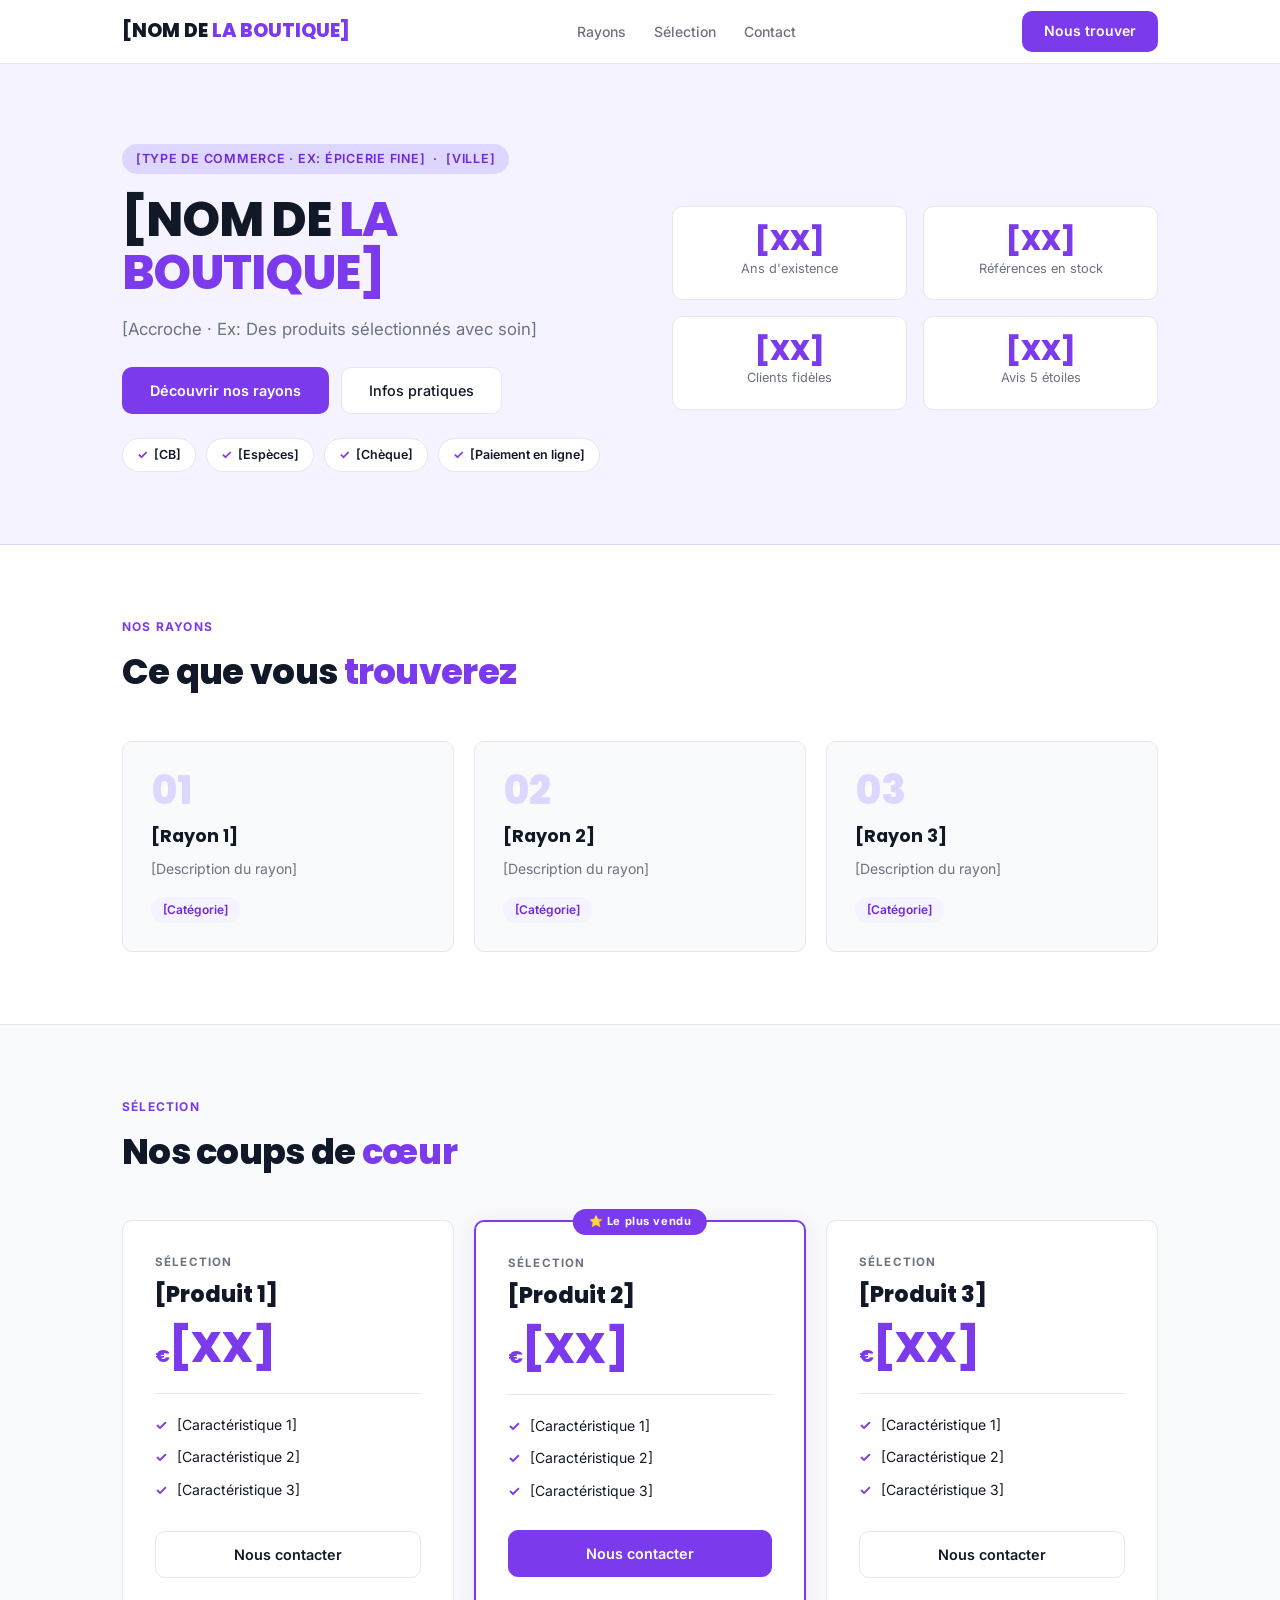
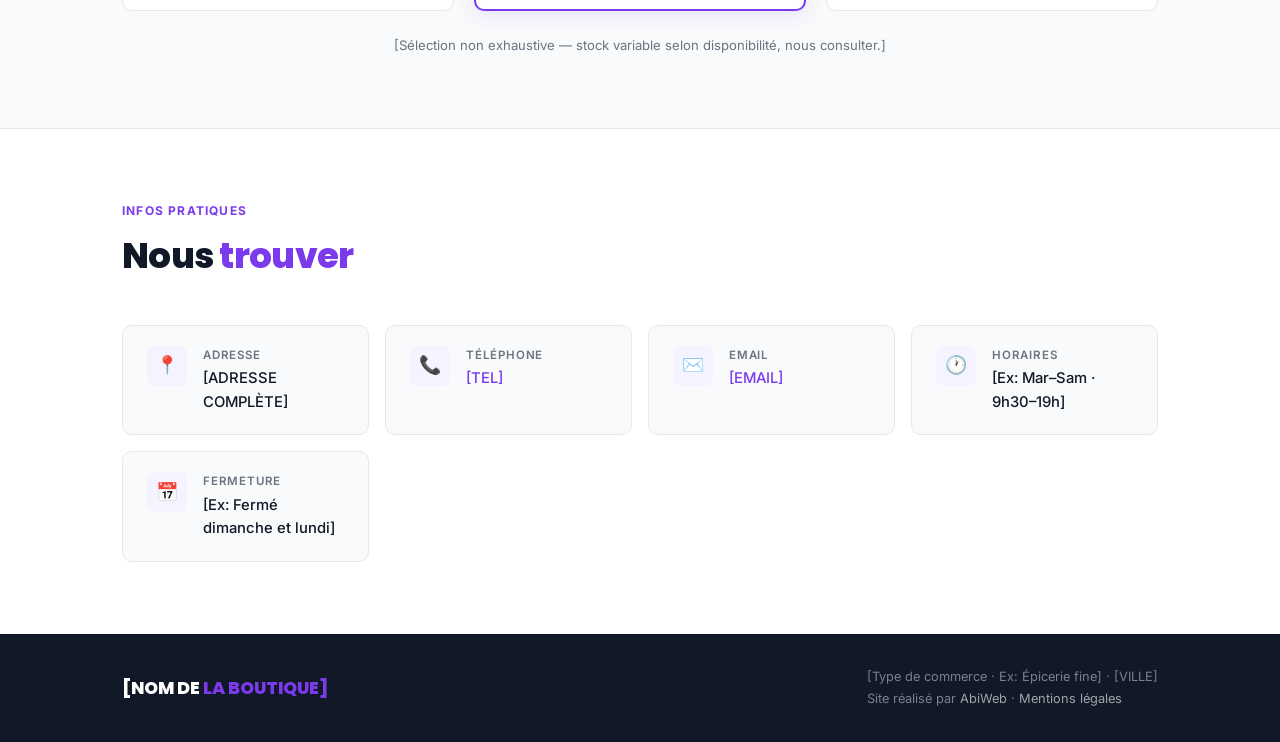
<file: commerce/abiweb-template-commerce/index.html>
<!DOCTYPE html>
<html lang="fr">
<head>
  <meta charset="UTF-8"/>
  <meta name="viewport" content="width=device-width, initial-scale=1.0"/>
  <title>[NOM DE LA BOUTIQUE] — Site officiel</title>
  <meta name="description" content="Site officiel de [NOM DE LA BOUTIQUE]. Rayons, sélection produits, horaires et contact."/>

  <!-- SEO & Réseaux Sociaux -->
  <meta name="keywords" content=""/>
  <meta property="og:title" content=""/>
  <meta property="og:description" content=""/>
  <meta property="og:type" content="website"/>

  <!-- Google Search Console -->
  <meta name="google-site-verification" content=""/>

  <link rel="preconnect" href="https://fonts.googleapis.com"/>
  <link rel="preconnect" href="https://fonts.gstatic.com" crossorigin/>
  <link href="https://fonts.googleapis.com/css2?family=Poppins:wght@400;500;600;700;800&family=Inter:wght@300;400;500&display=swap" rel="stylesheet"/>
  <link rel="stylesheet" href="site-engine.css"/>
  <style>
    *, *::before, *::after { box-sizing: border-box; margin: 0; padding: 0; }
    :root {
      --primary:    #7c3aed;
      --primary-dk: #6d28d9;
      --primary-lt: #f5f3ff;
      --primary-md: #ddd6fe;
      --text:       #111827;
      --muted:      #6b7280;
      --bg:         #ffffff;
      --bg2:        #f9fafb;
      --bg3:        #f3f4f6;
      --border:     #e5e7eb;
      --radius:     10px;
      --max:        1100px;
    }
    html { scroll-behavior: smooth; }
    body { font-family: 'Inter', sans-serif; background: var(--bg); color: var(--text); line-height: 1.6; }
    a { text-decoration: none; color: inherit; }
    .container { max-width: var(--max); margin: 0 auto; padding: 0 32px; }

    /* NAV */
    nav { position: sticky; top: 0; z-index: 99; background: #fff; border-bottom: 1px solid var(--border); height: 64px; display: flex; align-items: center; }
    .nav-inner { display: flex; align-items: center; justify-content: space-between; width: 100%; }
    .nav-logo { font-family: 'Poppins', sans-serif; font-weight: 800; font-size: 1.2rem; color: var(--text); }
    .nav-logo span { color: var(--primary); }
    .nav-links { display: flex; gap: 28px; list-style: none; align-items: center; }
    .nav-links a { font-size: 0.875rem; font-weight: 500; color: var(--muted); transition: color 0.15s; }
    .nav-links a:hover { color: var(--text); }
    .nav-btn { background: var(--primary); color: #fff; padding: 9px 22px; border-radius: var(--radius); font-size: 0.875rem; font-weight: 600; transition: background 0.15s; display: inline-block; }
    .nav-btn:hover { background: var(--primary-dk); }

    /* HERO */
    .hero { background: var(--primary-lt); border-bottom: 1px solid var(--primary-md); padding: 80px 0 72px; }
    .hero-inner { display: grid; grid-template-columns: 1fr 1fr; gap: 64px; align-items: center; }
    .hero-eyebrow { display: inline-flex; align-items: center; gap: 8px; background: var(--primary-md); color: var(--primary-dk); font-size: 0.78rem; font-weight: 600; letter-spacing: 0.06em; text-transform: uppercase; padding: 5px 14px; border-radius: 999px; margin-bottom: 20px; }
    .hero h1 { font-family: 'Poppins', sans-serif; font-size: clamp(2rem, 4vw, 3rem); font-weight: 800; line-height: 1.1; letter-spacing: -0.02em; margin-bottom: 16px; }
    .hero h1 em { font-style: normal; color: var(--primary); }
    .hero-slogan { font-size: 1.05rem; color: var(--muted); margin-bottom: 24px; line-height: 1.65; }
    .hero-btns { display: flex; gap: 12px; flex-wrap: wrap; margin-bottom: 24px; }
    .btn-primary { background: var(--primary); color: #fff; padding: 12px 28px; border-radius: var(--radius); font-weight: 600; font-size: 0.9rem; transition: background 0.15s; display: inline-block; }
    .btn-primary:hover { background: var(--primary-dk); }
    .btn-outline { background: #fff; color: var(--text); border: 1px solid var(--border); padding: 11px 27px; border-radius: var(--radius); font-weight: 500; font-size: 0.9rem; transition: border-color 0.15s; display: inline-block; }
    .btn-outline:hover { border-color: var(--primary); color: var(--primary); }
    .hero-paiements { display: flex; gap: 10px; flex-wrap: wrap; }
    .paiement-badge { display: inline-flex; align-items: center; gap: 6px; background: #fff; border: 1px solid var(--border); font-size: 0.78rem; font-weight: 600; color: var(--text); padding: 6px 14px; border-radius: 999px; }
    .paiement-badge::before { content: '✓'; color: var(--primary); font-weight: 700; }
    .hero-stats { display: grid; grid-template-columns: repeat(2, 1fr); gap: 16px; }
    .stat-card { background: #fff; border: 1px solid var(--border); border-radius: var(--radius); padding: 20px; text-align: center; }
    .stat-n { font-family: 'Poppins', sans-serif; font-size: 1.7rem; font-weight: 800; color: var(--primary); line-height: 1; }
    .stat-l { font-size: 0.8rem; color: var(--muted); margin-top: 4px; }

    /* SECTIONS */
    section { padding: 72px 0; }
    .section-label { font-size: 0.75rem; font-weight: 700; letter-spacing: 0.1em; text-transform: uppercase; color: var(--primary); margin-bottom: 8px; }
    .section-title { font-family: 'Poppins', sans-serif; font-size: clamp(1.6rem, 3vw, 2.2rem); font-weight: 800; letter-spacing: -0.02em; margin-bottom: 40px; }
    .section-title em { font-style: normal; color: var(--primary); }

    /* RAYONS */
    #rayons { background: var(--bg); }
    .rayons-grid { display: grid; grid-template-columns: repeat(3, 1fr); gap: 20px; }
    .rayon-card { background: var(--bg2); border: 1px solid var(--border); border-radius: var(--radius); padding: 28px; transition: box-shadow 0.2s, border-color 0.2s; }
    .rayon-card:hover { box-shadow: 0 4px 20px rgba(124,58,237,0.1); border-color: var(--primary-md); }
    .rayon-num { font-family: 'Poppins', sans-serif; font-size: 2.5rem; font-weight: 800; color: var(--primary-md); line-height: 1; margin-bottom: 12px; }
    .rayon-nom { font-family: 'Poppins', sans-serif; font-size: 1.1rem; font-weight: 700; margin-bottom: 8px; }
    .rayon-desc { font-size: 0.875rem; color: var(--muted); line-height: 1.6; margin-bottom: 16px; }
    .rayon-tag { display: inline-block; background: var(--primary-lt); color: var(--primary-dk); font-size: 0.75rem; font-weight: 600; padding: 3px 12px; border-radius: 999px; }

    /* COUPS DE CŒUR */
    #coups-de-coeur { background: var(--bg2); border-top: 1px solid var(--border); border-bottom: 1px solid var(--border); }
    .produits-grid { display: grid; grid-template-columns: repeat(3, 1fr); gap: 20px; }
    .produit-card { background: #fff; border: 1px solid var(--border); border-radius: var(--radius); padding: 32px; display: flex; flex-direction: column; position: relative; transition: box-shadow 0.2s; }
    .produit-card:hover { box-shadow: 0 6px 24px rgba(0,0,0,0.07); }
    .produit-card.feat { border: 2px solid var(--primary); box-shadow: 0 4px 20px rgba(124,58,237,0.12); }
    .produit-badge { position: absolute; top: -13px; left: 50%; transform: translateX(-50%); background: var(--primary); color: #fff; font-size: 0.7rem; font-weight: 700; letter-spacing: 0.05em; padding: 4px 16px; border-radius: 999px; white-space: nowrap; }
    .produit-label { font-size: 0.72rem; font-weight: 700; letter-spacing: 0.1em; text-transform: uppercase; color: var(--muted); margin-bottom: 6px; }
    .produit-nom { font-family: 'Poppins', sans-serif; font-size: 1.4rem; font-weight: 800; margin-bottom: 4px; }
    .produit-prix { font-family: 'Poppins', sans-serif; font-size: 2.6rem; font-weight: 800; color: var(--primary); line-height: 1; margin: 10px 0 4px; }
    .produit-prix span { font-size: 1.1rem; }
    .produit-divider { height: 1px; background: var(--border); margin: 20px 0; }
    .produit-avantages { list-style: none; display: flex; flex-direction: column; gap: 10px; flex: 1; margin-bottom: 28px; }
    .produit-avantages li { display: flex; align-items: flex-start; gap: 10px; font-size: 0.875rem; color: var(--text); }
    .produit-avantages li::before { content: '✓'; color: var(--primary); font-weight: 700; flex-shrink: 0; }
    .produit-btn { display: block; text-align: center; padding: 11px; border-radius: var(--radius); font-weight: 600; font-size: 0.9rem; border: 1.5px solid var(--border); color: var(--text); transition: all 0.15s; cursor: pointer; }
    .produit-card.feat .produit-btn { background: var(--primary); color: #fff; border-color: var(--primary); }
    .produit-btn:hover { background: var(--primary); color: #fff; border-color: var(--primary); }
    .produit-note { font-size: 0.82rem; color: var(--muted); margin-top: 24px; text-align: center; }

    /* CTA COMMANDE (Standard + Premium) */
    #commande-cta { background: var(--primary); padding: 40px 0; display: none; }
    .commande-inner { display: flex; align-items: center; justify-content: space-between; gap: 24px; flex-wrap: wrap; }
    .commande-text { font-family: 'Poppins', sans-serif; font-size: 1.4rem; font-weight: 700; color: #fff; }
    .commande-text span { display: block; font-family: 'Inter', sans-serif; font-size: 0.9rem; font-weight: 400; opacity: 0.85; margin-top: 4px; }
    .btn-white { background: #fff; color: var(--primary); padding: 12px 28px; border-radius: var(--radius); font-weight: 700; font-size: 0.9rem; display: inline-block; transition: opacity 0.15s; }
    .btn-white:hover { opacity: 0.9; }

    /* CONTACT */
    #contact { background: var(--bg); }
    .contact-grid { display: grid; grid-template-columns: repeat(auto-fit, minmax(220px, 1fr)); gap: 16px; }
    .ci { display: flex; align-items: flex-start; gap: 16px; background: var(--bg2); border: 1px solid var(--border); border-radius: var(--radius); padding: 20px 24px; }
    .ci-icon { width: 40px; height: 40px; background: var(--primary-lt); border-radius: 8px; display: flex; align-items: center; justify-content: center; font-size: 18px; flex-shrink: 0; }
    .ci-label { font-size: 0.72rem; font-weight: 600; text-transform: uppercase; letter-spacing: 0.07em; color: var(--muted); margin-bottom: 3px; }
    .ci-val { font-size: 0.925rem; font-weight: 500; color: var(--text); }
    .ci-val a { color: var(--primary); }

    /* RÉSEAUX (Standard + Premium) */
    #reseaux { background: var(--bg2); border-top: 1px solid var(--border); padding: 36px 0; display: none; }
    .reseaux-inner { display: flex; align-items: center; gap: 20px; flex-wrap: wrap; }
    .reseaux-label { font-size: 0.875rem; font-weight: 600; color: var(--muted); }
    .reseaux-links { display: flex; gap: 10px; flex-wrap: wrap; }
    .reseau-btn { display: inline-flex; align-items: center; gap: 6px; padding: 8px 18px; border: 1px solid var(--border); border-radius: var(--radius); font-size: 0.85rem; font-weight: 500; color: var(--text); transition: all 0.15s; }
    .reseau-btn:hover { border-color: var(--primary); color: var(--primary); }

    /* GALERIE (Premium) */
    #galerie { background: var(--bg); border-top: 1px solid var(--border); display: none; }
    .galerie-grid { display: grid; grid-template-columns: repeat(4, 1fr); gap: 8px; }
    .galerie-item { aspect-ratio: 1; background: var(--bg3); border-radius: 8px; overflow: hidden; }
    .galerie-item img { width: 100%; height: 100%; object-fit: cover; transition: transform 0.3s; }
    .galerie-item:hover img { transform: scale(1.05); }

    /* DOCUMENTS (Premium) */
    #documents { background: var(--bg2); border-top: 1px solid var(--border); display: none; }
    .docs-list { display: flex; flex-direction: column; gap: 0; border: 1px solid var(--border); border-radius: var(--radius); overflow: hidden; }
    .doc-item { display: flex; align-items: center; justify-content: space-between; padding: 18px 24px; background: #fff; border-bottom: 1px solid var(--border); }
    .doc-item:last-child { border: none; }
    .doc-titre { font-weight: 500; font-size: 0.95rem; }
    .doc-btn { background: var(--primary-lt); color: var(--primary-dk); padding: 7px 18px; border-radius: 8px; font-size: 0.8rem; font-weight: 600; transition: background 0.15s; display: inline-block; }
    .doc-btn:hover { background: var(--primary-md); }

    /* FOOTER */
    footer { background: var(--text); padding: 32px 0; }
    .footer-inner { display: flex; align-items: center; justify-content: space-between; flex-wrap: wrap; gap: 16px; }
    .footer-logo { font-family: 'Poppins', sans-serif; font-weight: 800; font-size: 1.1rem; color: #fff; }
    .footer-logo span { color: var(--primary); }
    .footer-info { font-size: 0.8rem; color: rgba(255,255,255,0.45); line-height: 1.7; }
    .footer-info a { color: rgba(255,255,255,0.6); }
    .footer-info a:hover { color: #fff; }

    /* RESPONSIVE */
    @media (max-width: 768px) {
      section { padding: 48px 0; }
      .hero-inner { grid-template-columns: 1fr; gap: 40px; }
      .rayons-grid, .produits-grid { grid-template-columns: 1fr; }
      .nav-links { display: none; }
    }
  </style>
</head>
<body>

<!-- NAV -->
<nav>
  <div class="container nav-inner">
    <div class="nav-logo" id="nav-nom">NOM <span>BOUTIQUE</span></div>
    <ul class="nav-links">
      <li><a href="#rayons">Rayons</a></li>
      <li><a href="#coups-de-coeur">Sélection</a></li>
      <li><a href="#contact">Contact</a></li>
    </ul>
    <a href="#contact" class="nav-btn">Nous trouver</a>
  </div>
</nav>

<!-- HERO -->
<div class="hero">
  <div class="container">
    <div class="hero-inner">
      <div>
        <div class="hero-eyebrow">
          <span id="hero-type">[TYPE DE COMMERCE]</span> · <span id="hero-ville">[VILLE]</span>
        </div>
        <h1 id="hero-title">[NOM DE LA <em>BOUTIQUE</em>]</h1>
        <p class="hero-slogan" id="hero-slogan">[Accroche]</p>
        <div class="hero-btns">
          <a href="#rayons" class="btn-primary">Découvrir nos rayons</a>
          <a href="#contact" class="btn-outline">Infos pratiques</a>
        </div>
        <div class="hero-paiements" id="hero-paiements"></div>
      </div>
      <div class="hero-stats" id="hero-stats"></div>
    </div>
  </div>
</div>

<!-- RAYONS -->
<section id="rayons">
  <div class="container">
    <div class="section-label">Nos rayons</div>
    <div class="section-title">Ce que vous <em>trouverez</em></div>
    <div class="rayons-grid" id="rayons-grid"></div>
  </div>
</section>

<!-- COUPS DE CŒUR -->
<section id="coups-de-coeur">
  <div class="container">
    <div class="section-label">Sélection</div>
    <div class="section-title">Nos coups de <em>cœur</em></div>
    <div class="produits-grid" id="produits-grid"></div>
    <div class="produit-note" id="produit-note"></div>
  </div>
</section>

<!-- CTA COMMANDE (Standard + Premium) -->
<div id="commande-cta">
  <div class="container">
    <div class="commande-inner">
      <div class="commande-text">
        Commandez en ligne ou en click & collect
        <span>Réponse rapide · Retrait en boutique possible</span>
      </div>
      <div id="commande-btns"></div>
    </div>
  </div>
</div>

<!-- CONTACT -->
<section id="contact">
  <div class="container">
    <div class="section-label">Infos pratiques</div>
    <div class="section-title">Nous <em>trouver</em></div>
    <div class="contact-grid">
      <div class="ci"><div class="ci-icon">📍</div><div><div class="ci-label">Adresse</div><div class="ci-val" id="c-adresse">[ADRESSE]</div></div></div>
      <div class="ci"><div class="ci-icon">📞</div><div><div class="ci-label">Téléphone</div><div class="ci-val"><a id="c-tel" href="#">[TEL]</a></div></div></div>
      <div class="ci"><div class="ci-icon">✉️</div><div><div class="ci-label">Email</div><div class="ci-val"><a id="c-email" href="#">[EMAIL]</a></div></div></div>
      <div class="ci"><div class="ci-icon">🕐</div><div><div class="ci-label">Horaires</div><div class="ci-val" id="c-horaires">[HORAIRES]</div></div></div>
      <div class="ci"><div class="ci-icon">📅</div><div><div class="ci-label">Fermeture</div><div class="ci-val" id="c-fermeture">[FERMETURE]</div></div></div>
    </div>
  </div>
</section>

<!-- RÉSEAUX (Standard + Premium) -->
<div id="reseaux">
  <div class="container">
    <div class="reseaux-inner">
      <div class="reseaux-label">Suivez-nous</div>
      <div class="reseaux-links" id="reseaux-links"></div>
    </div>
  </div>
</div>

<!-- GALERIE (Premium) -->
<section id="galerie">
  <div class="container">
    <div class="section-label">Photos</div>
    <div class="section-title">Notre <em>boutique</em></div>
    <div class="galerie-grid" id="galerie-grid"></div>
  </div>
</section>

<!-- DOCUMENTS (Premium) -->
<section id="documents">
  <div class="container">
    <div class="section-label">Téléchargements</div>
    <div class="section-title">Catalogue & <em>documents</em></div>
    <div class="docs-list" id="docs-list"></div>
  </div>
</section>

<!-- FOOTER -->
<footer>
  <div class="container">
    <div class="footer-inner">
      <div class="footer-logo" id="footer-logo">NOM <span>BOUTIQUE</span></div>
      <div class="footer-info">
        <span id="footer-type">[Type de commerce]</span> · <span id="footer-ville">[VILLE]</span><br>
        Site réalisé par <a href="https://abiweb.fr" target="_blank">AbiWeb</a> ·
        <a href="#" id="footer-mentions-link">Mentions légales</a>
      </div>
    </div>
  </div>
</footer>

<!-- MODAL MENTIONS LÉGALES -->
<div class="modal-overlay" id="modal-mentions">
  <div class="modal-box">
    <button class="modal-close" id="modal-mentions-close" aria-label="Fermer">&times;</button>
    <h3>Mentions légales</h3>
    <div id="mentions-content"></div>
  </div>
</div>

<!-- BANDEAU CONSENTEMENT COOKIES -->
<div class="cookie-banner" id="cookie-banner">
  <p>Ce site utilise Google Analytics pour mesurer son audience. Vous pouvez accepter ou refuser ce suivi.</p>
  <div class="cookie-actions">
    <button id="cookie-refuse">Refuser</button>
    <button id="cookie-accept">Accepter</button>
  </div>
</div>

<script src="site-content.js"></script>
<script src="site-engine.js"></script>
<script>
(async () => {
  const c = await window.loadSiteContent();
  const f = window.FORMULE;

  window.AbiWebEngine.init(c);

  document.documentElement.style.setProperty('--primary', c.commerce.couleurPrimaire);

  // Nom
  const nom = c.commerce.nom;
  const words = nom.trim().split(' ');
  const w1 = words.slice(0, Math.ceil(words.length / 2)).join(' ');
  const w2 = words.slice(Math.ceil(words.length / 2)).join(' ') || w1;
  document.getElementById('nav-nom').innerHTML = w1 + ' <span>' + w2 + '</span>';
  document.getElementById('footer-logo').innerHTML = w1 + ' <span>' + w2 + '</span>';
  document.getElementById('hero-title').innerHTML = w1 + ' <em>' + (w2 || w1) + '</em>';
  document.getElementById('hero-type').textContent = c.commerce.type;
  document.getElementById('hero-ville').textContent = c.commerce.ville;
  document.getElementById('hero-slogan').textContent = c.commerce.slogan;
  document.getElementById('footer-type').textContent = c.commerce.type;
  document.getElementById('footer-ville').textContent = c.commerce.ville;
  if (!c.seo || !c.seo.titre) document.title = c.commerce.nom + ' — ' + c.commerce.ville;

  // Stats
  document.getElementById('hero-stats').innerHTML = c.stats.map(s =>
    `<div class="stat-card"><div class="stat-n">${s.valeur}</div><div class="stat-l">${s.label}</div></div>`
  ).join('');

  // Moyens de paiement (bandeau de réassurance, toujours affiché)
  document.getElementById('hero-paiements').innerHTML = (c.moyensPaiement || []).map(m =>
    `<span class="paiement-badge">${m}</span>`
  ).join('');

  // Rayons
  document.getElementById('rayons-grid').innerHTML = c.rayons.map((r, i) => `
    <div class="rayon-card">
      <div class="rayon-num">0${i + 1}</div>
      <div class="rayon-nom">${r.titre}</div>
      <div class="rayon-desc">${r.description}</div>
      <div class="rayon-tag">${r.tag}</div>
    </div>
  `).join('');

  // Contact
  document.getElementById('c-adresse').textContent   = c.contact.adresse;
  document.getElementById('c-tel').textContent       = c.contact.telephone;
  document.getElementById('c-tel').href              = 'tel:' + c.contact.telephone.replace(/\s/g, '');
  document.getElementById('c-email').textContent     = c.contact.email;
  document.getElementById('c-email').href            = 'mailto:' + c.contact.email;
  document.getElementById('c-horaires').textContent  = c.contact.horaires;
  document.getElementById('c-fermeture').textContent = c.contact.fermeture;

  // Coups de cœur
  document.getElementById('produits-grid').innerHTML = c.coupsDeCoeur.map(p => `
    <div class="produit-card${p.vedette ? ' feat' : ''}">
      ${p.vedette ? '<div class="produit-badge">⭐ Le plus vendu</div>' : ''}
      <div class="produit-label">Sélection</div>
      <div class="produit-nom">${p.nom}</div>
      <div class="produit-prix"><span>€</span>${p.prix}</div>
      <div class="produit-divider"></div>
      <ul class="produit-avantages">${p.avantages.map(a => `<li>${a}</li>`).join('')}</ul>
      <div class="produit-btn">${c.lienCommande ? `<a href="${c.lienCommande}" target="_blank" style="color:inherit">Commander</a>` : 'Nous contacter'}</div>
    </div>
  `).join('');
  document.getElementById('produit-note').textContent = c.coupsDeCoeurNote || '';

  // Standard + Premium
  if (f === 'standard' || f === 'premium') {
    if (c.lienCommande) {
      document.getElementById('commande-cta').style.display = 'block';
      document.getElementById('commande-btns').innerHTML = `<a href="${c.lienCommande}" target="_blank" class="btn-white">Commander en ligne</a>`;
    }

    const rx = [];
    if (c.lienFacebook)  rx.push(`<a href="${c.lienFacebook}"  target="_blank" class="reseau-btn">Facebook</a>`);
    if (c.lienInstagram) rx.push(`<a href="${c.lienInstagram}" target="_blank" class="reseau-btn">Instagram</a>`);
    if (rx.length) { document.getElementById('reseaux').style.display = 'block'; document.getElementById('reseaux-links').innerHTML = rx.join(''); }
  }

  // Premium
  if (f === 'premium') {
    if (c.galerie?.length) {
      document.getElementById('galerie').style.display = 'block';
      document.getElementById('galerie-grid').innerHTML = c.galerie.map(img =>
        `<div class="galerie-item"><img src="${img}" alt="" loading="lazy"/></div>`
      ).join('');
    }
    if (c.documents?.length) {
      document.getElementById('documents').style.display = 'block';
      document.getElementById('docs-list').innerHTML = c.documents.map(d =>
        `<div class="doc-item"><div class="doc-titre">${d.titre}</div><a href="${d.fichier}" download class="doc-btn">Télécharger</a></div>`
      ).join('');
    }
  }
})();
</script>
</body>
</html>
</file>
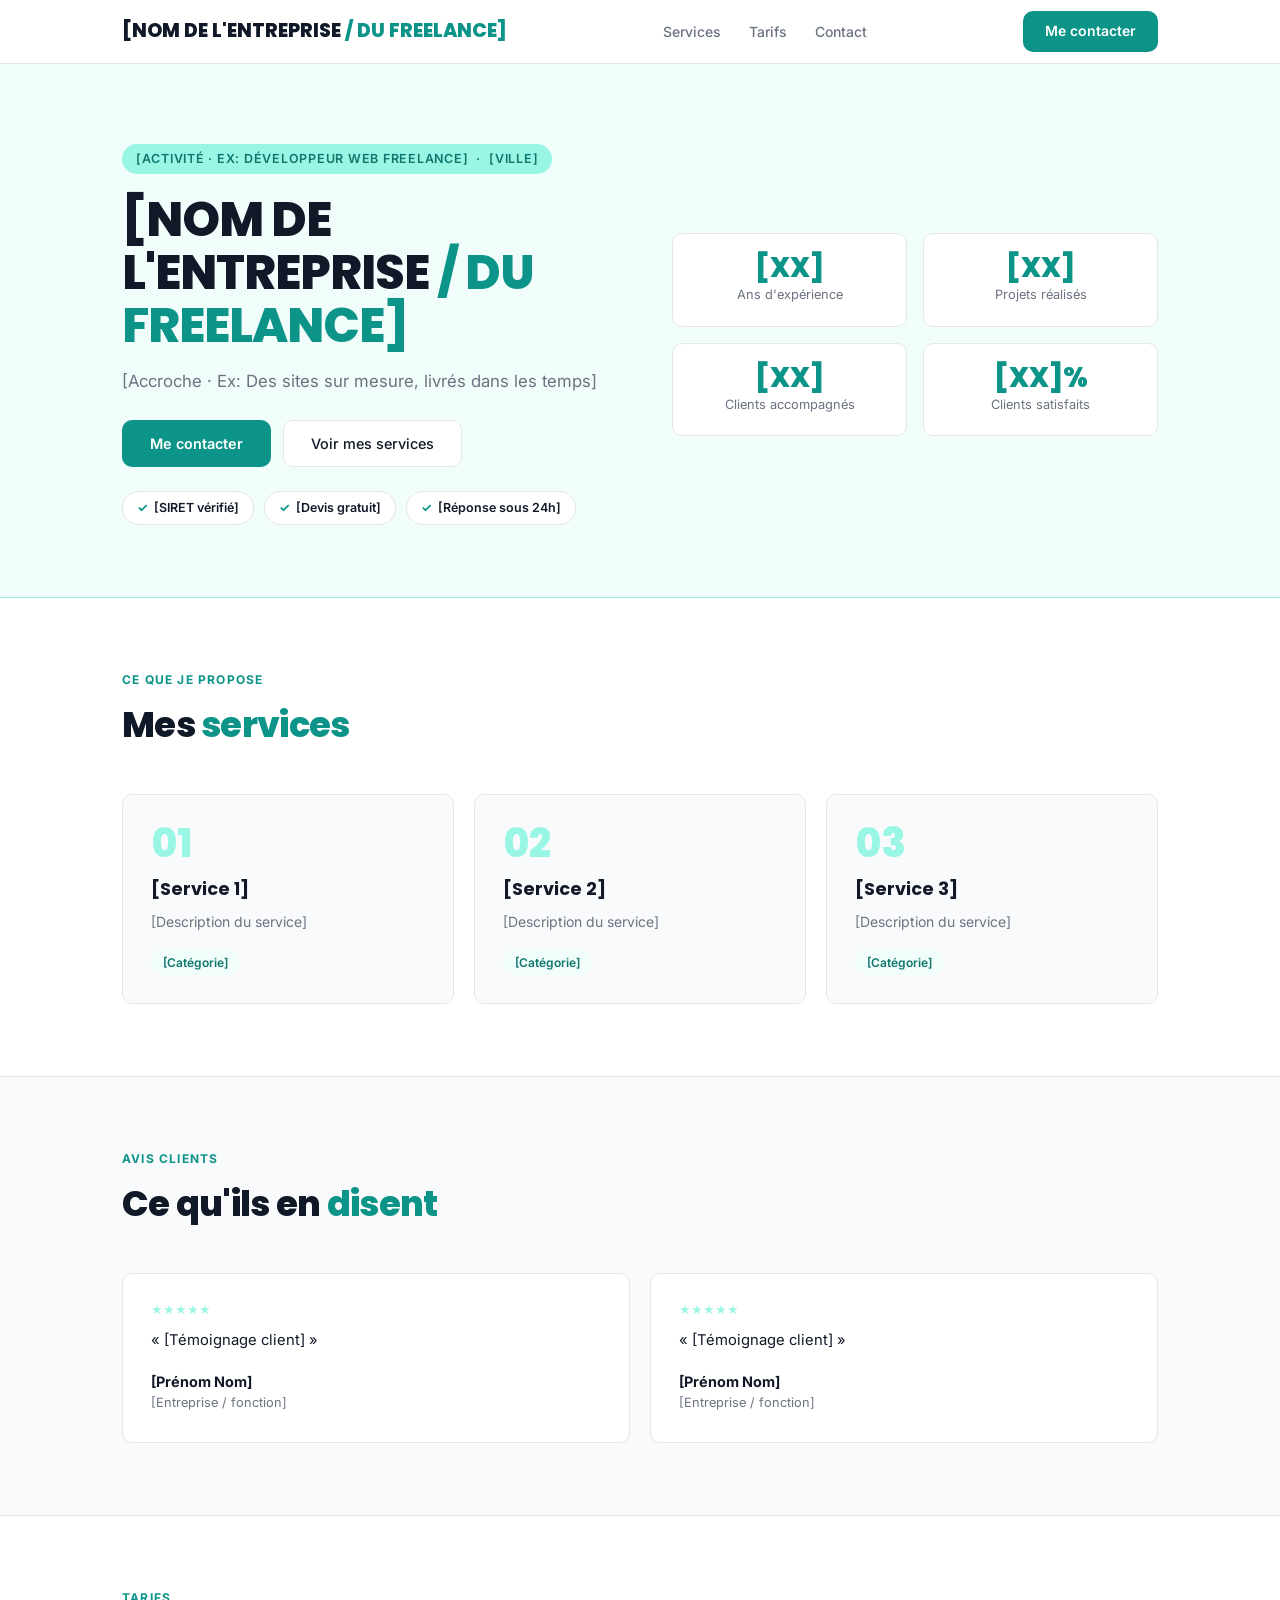
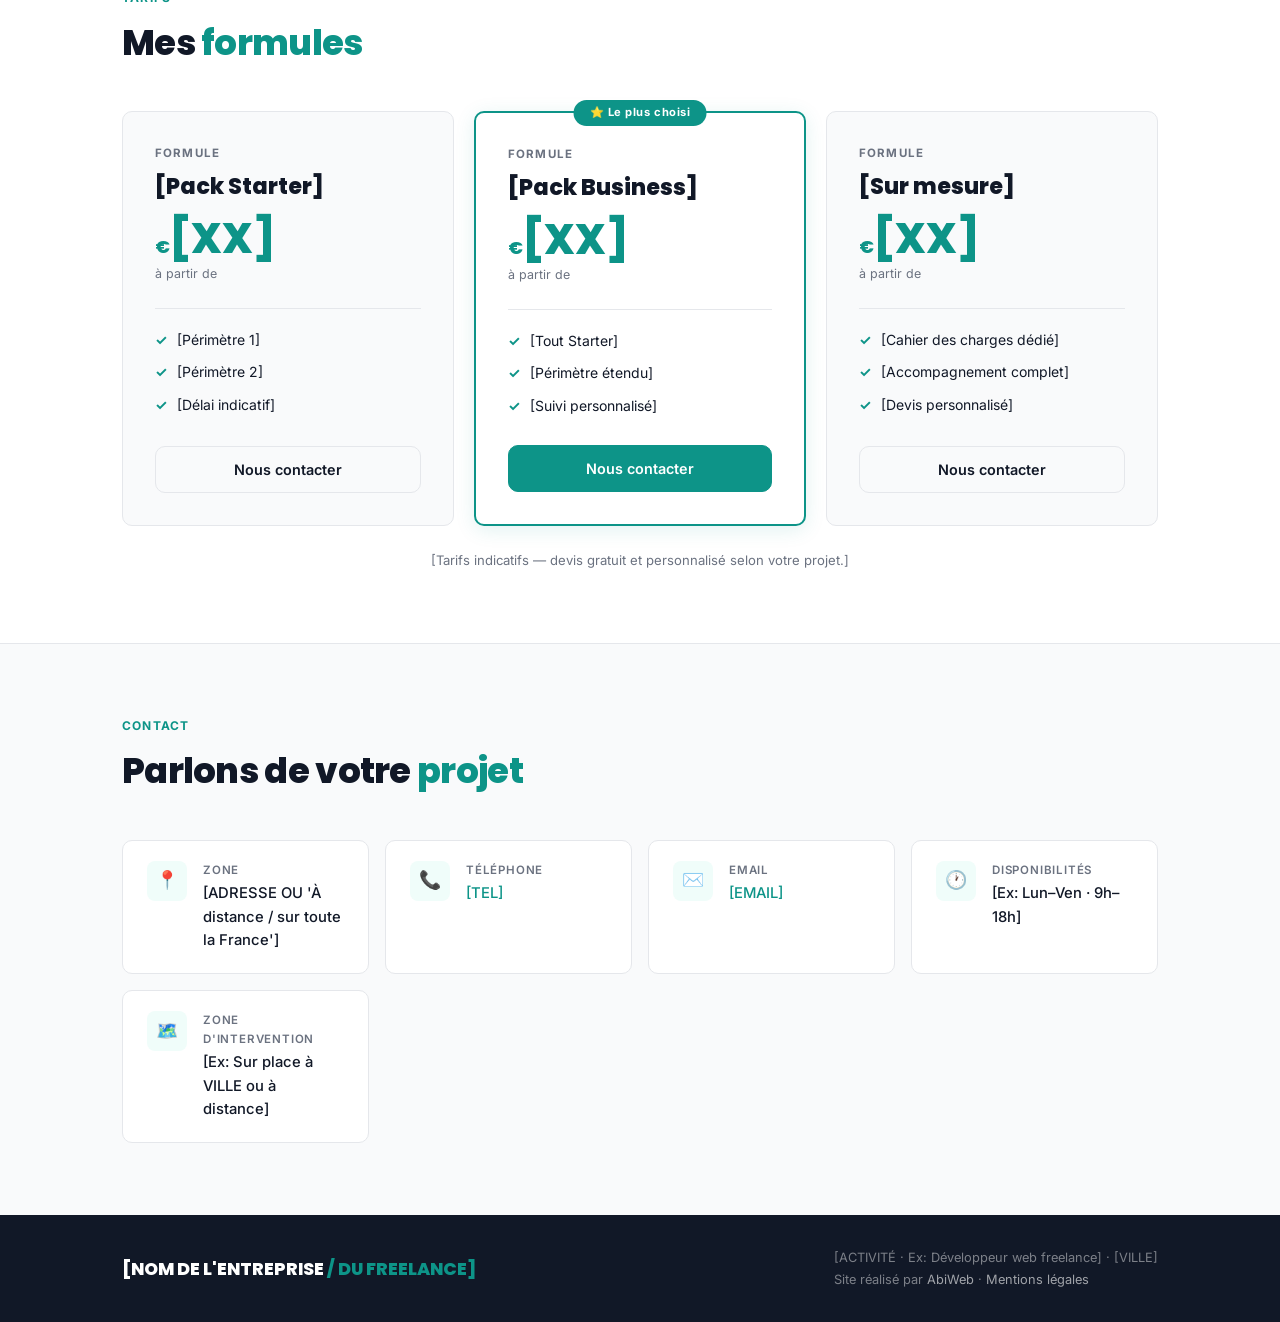
<file: entreprise/abiweb-template-entreprise/index.html>
<!DOCTYPE html>
<html lang="fr">
<head>
  <meta charset="UTF-8"/>
  <meta name="viewport" content="width=device-width, initial-scale=1.0"/>
  <title>[NOM DE L'ENTREPRISE / DU FREELANCE] — Site officiel</title>
  <meta name="description" content="Site officiel de [NOM DE L'ENTREPRISE / DU FREELANCE]. Services, tarifs, réalisations et contact."/>

  <!-- SEO & Réseaux Sociaux -->
  <meta name="keywords" content=""/>
  <meta property="og:title" content=""/>
  <meta property="og:description" content=""/>
  <meta property="og:type" content="website"/>

  <!-- Google Search Console -->
  <meta name="google-site-verification" content=""/>

  <link rel="preconnect" href="https://fonts.googleapis.com"/>
  <link rel="preconnect" href="https://fonts.gstatic.com" crossorigin/>
  <link href="https://fonts.googleapis.com/css2?family=Poppins:wght@400;500;600;700;800&family=Inter:wght@300;400;500&display=swap" rel="stylesheet"/>
  <link rel="stylesheet" href="site-engine.css"/>
  <style>
    *, *::before, *::after { box-sizing: border-box; margin: 0; padding: 0; }
    :root {
      --primary:    #0d9488;
      --primary-dk: #0f766e;
      --primary-lt: #f0fdfa;
      --primary-md: #99f6e4;
      --text:       #111827;
      --muted:      #6b7280;
      --bg:         #ffffff;
      --bg2:        #f9fafb;
      --bg3:        #f3f4f6;
      --border:     #e5e7eb;
      --radius:     10px;
      --max:        1100px;
    }
    html { scroll-behavior: smooth; }
    body { font-family: 'Inter', sans-serif; background: var(--bg); color: var(--text); line-height: 1.6; }
    a { text-decoration: none; color: inherit; }
    .container { max-width: var(--max); margin: 0 auto; padding: 0 32px; }

    /* NAV */
    nav { position: sticky; top: 0; z-index: 99; background: #fff; border-bottom: 1px solid var(--border); height: 64px; display: flex; align-items: center; }
    .nav-inner { display: flex; align-items: center; justify-content: space-between; width: 100%; }
    .nav-logo { font-family: 'Poppins', sans-serif; font-weight: 800; font-size: 1.2rem; color: var(--text); }
    .nav-logo span { color: var(--primary); }
    .nav-links { display: flex; gap: 28px; list-style: none; align-items: center; }
    .nav-links a { font-size: 0.875rem; font-weight: 500; color: var(--muted); transition: color 0.15s; }
    .nav-links a:hover { color: var(--text); }
    .nav-btn { background: var(--primary); color: #fff; padding: 9px 22px; border-radius: var(--radius); font-size: 0.875rem; font-weight: 600; transition: background 0.15s; display: inline-block; }
    .nav-btn:hover { background: var(--primary-dk); }

    /* HERO */
    .hero { background: var(--primary-lt); border-bottom: 1px solid var(--primary-md); padding: 80px 0 72px; }
    .hero-inner { display: grid; grid-template-columns: 1fr 1fr; gap: 64px; align-items: center; }
    .hero-eyebrow { display: inline-flex; align-items: center; gap: 8px; background: var(--primary-md); color: var(--primary-dk); font-size: 0.78rem; font-weight: 600; letter-spacing: 0.06em; text-transform: uppercase; padding: 5px 14px; border-radius: 999px; margin-bottom: 20px; }
    .hero h1 { font-family: 'Poppins', sans-serif; font-size: clamp(2rem, 4vw, 3rem); font-weight: 800; line-height: 1.1; letter-spacing: -0.02em; margin-bottom: 16px; }
    .hero h1 em { font-style: normal; color: var(--primary); }
    .hero-slogan { font-size: 1.05rem; color: var(--muted); margin-bottom: 24px; line-height: 1.65; }
    .hero-btns { display: flex; gap: 12px; flex-wrap: wrap; margin-bottom: 24px; }
    .btn-primary { background: var(--primary); color: #fff; padding: 12px 28px; border-radius: var(--radius); font-weight: 600; font-size: 0.9rem; transition: background 0.15s; display: inline-block; }
    .btn-primary:hover { background: var(--primary-dk); }
    .btn-outline { background: #fff; color: var(--text); border: 1px solid var(--border); padding: 11px 27px; border-radius: var(--radius); font-weight: 500; font-size: 0.9rem; transition: border-color 0.15s; display: inline-block; }
    .btn-outline:hover { border-color: var(--primary); color: var(--primary); }
    .hero-garanties { display: flex; gap: 10px; flex-wrap: wrap; }
    .garantie-badge { display: inline-flex; align-items: center; gap: 6px; background: #fff; border: 1px solid var(--border); font-size: 0.78rem; font-weight: 600; color: var(--text); padding: 6px 14px; border-radius: 999px; }
    .garantie-badge::before { content: '✓'; color: var(--primary); font-weight: 700; }
    .hero-stats { display: grid; grid-template-columns: repeat(2, 1fr); gap: 16px; }
    .stat-card { background: #fff; border: 1px solid var(--border); border-radius: var(--radius); padding: 20px; text-align: center; }
    .stat-n { font-family: 'Poppins', sans-serif; font-size: 1.7rem; font-weight: 800; color: var(--primary); line-height: 1; }
    .stat-l { font-size: 0.8rem; color: var(--muted); margin-top: 4px; }

    /* SECTIONS */
    section { padding: 72px 0; }
    .section-label { font-size: 0.75rem; font-weight: 700; letter-spacing: 0.1em; text-transform: uppercase; color: var(--primary); margin-bottom: 8px; }
    .section-title { font-family: 'Poppins', sans-serif; font-size: clamp(1.6rem, 3vw, 2.2rem); font-weight: 800; letter-spacing: -0.02em; margin-bottom: 40px; }
    .section-title em { font-style: normal; color: var(--primary); }

    /* SERVICES */
    #services { background: var(--bg); }
    .services-grid { display: grid; grid-template-columns: repeat(3, 1fr); gap: 20px; }
    .service-card { background: var(--bg2); border: 1px solid var(--border); border-radius: var(--radius); padding: 28px; transition: box-shadow 0.2s, border-color 0.2s; }
    .service-card:hover { box-shadow: 0 4px 20px rgba(13,148,136,0.1); border-color: var(--primary-md); }
    .serv-num { font-family: 'Poppins', sans-serif; font-size: 2.5rem; font-weight: 800; color: var(--primary-md); line-height: 1; margin-bottom: 12px; }
    .serv-nom { font-family: 'Poppins', sans-serif; font-size: 1.1rem; font-weight: 700; margin-bottom: 8px; }
    .serv-desc { font-size: 0.875rem; color: var(--muted); line-height: 1.6; margin-bottom: 16px; }
    .serv-tag { display: inline-block; background: var(--primary-lt); color: var(--primary-dk); font-size: 0.75rem; font-weight: 600; padding: 3px 12px; border-radius: 999px; }

    /* TÉMOIGNAGES */
    #temoignages { background: var(--bg2); border-top: 1px solid var(--border); border-bottom: 1px solid var(--border); }
    .temoignages-grid { display: grid; grid-template-columns: repeat(auto-fit, minmax(260px, 1fr)); gap: 20px; }
    .temoignage-card { background: #fff; border: 1px solid var(--border); border-radius: var(--radius); padding: 28px; display: flex; flex-direction: column; }
    .temoignage-quote { font-size: 0.7rem; color: var(--primary-md); }
    .temoignage-texte { font-size: 0.925rem; color: var(--text); line-height: 1.65; margin: 8px 0 18px; }
    .temoignage-auteur { font-weight: 700; font-size: 0.9rem; }
    .temoignage-role { font-size: 0.8rem; color: var(--muted); }

    /* TARIFS */
    #tarifs { background: var(--bg); }
    .tarifs-grid { display: grid; grid-template-columns: repeat(3, 1fr); gap: 20px; }
    .tarif-card { background: var(--bg2); border: 1px solid var(--border); border-radius: var(--radius); padding: 32px; display: flex; flex-direction: column; position: relative; transition: box-shadow 0.2s; }
    .tarif-card:hover { box-shadow: 0 6px 24px rgba(0,0,0,0.07); }
    .tarif-card.feat { border: 2px solid var(--primary); box-shadow: 0 4px 20px rgba(13,148,136,0.12); background: #fff; }
    .tarif-badge { position: absolute; top: -13px; left: 50%; transform: translateX(-50%); background: var(--primary); color: #fff; font-size: 0.7rem; font-weight: 700; letter-spacing: 0.05em; padding: 4px 16px; border-radius: 999px; white-space: nowrap; }
    .tarif-label { font-size: 0.72rem; font-weight: 700; letter-spacing: 0.1em; text-transform: uppercase; color: var(--muted); margin-bottom: 6px; }
    .tarif-nom { font-family: 'Poppins', sans-serif; font-size: 1.4rem; font-weight: 800; margin-bottom: 4px; }
    .tarif-prix { font-family: 'Poppins', sans-serif; font-size: 2.6rem; font-weight: 800; color: var(--primary); line-height: 1; margin: 10px 0 4px; }
    .tarif-prix span { font-size: 1.1rem; }
    .tarif-period { font-size: 0.78rem; color: var(--muted); margin-bottom: 24px; }
    .tarif-divider { height: 1px; background: var(--border); margin-bottom: 20px; }
    .tarif-avantages { list-style: none; display: flex; flex-direction: column; gap: 10px; flex: 1; margin-bottom: 28px; }
    .tarif-avantages li { display: flex; align-items: flex-start; gap: 10px; font-size: 0.875rem; color: var(--text); }
    .tarif-avantages li::before { content: '✓'; color: var(--primary); font-weight: 700; flex-shrink: 0; }
    .tarif-btn { display: block; text-align: center; padding: 11px; border-radius: var(--radius); font-weight: 600; font-size: 0.9rem; border: 1.5px solid var(--border); color: var(--text); transition: all 0.15s; cursor: pointer; }
    .tarif-card.feat .tarif-btn { background: var(--primary); color: #fff; border-color: var(--primary); }
    .tarif-btn:hover { background: var(--primary); color: #fff; border-color: var(--primary); }
    .tarif-note { font-size: 0.82rem; color: var(--muted); margin-top: 24px; text-align: center; }

    /* CTA RDV (Standard + Premium) */
    #rdv-cta { background: var(--primary); padding: 40px 0; display: none; }
    .rdv-inner { display: flex; align-items: center; justify-content: space-between; gap: 24px; flex-wrap: wrap; }
    .rdv-text { font-family: 'Poppins', sans-serif; font-size: 1.4rem; font-weight: 700; color: #fff; }
    .rdv-text span { display: block; font-family: 'Inter', sans-serif; font-size: 0.9rem; font-weight: 400; opacity: 0.85; margin-top: 4px; }
    .btn-white { background: #fff; color: var(--primary); padding: 12px 28px; border-radius: var(--radius); font-weight: 700; font-size: 0.9rem; display: inline-block; transition: opacity 0.15s; }
    .btn-white:hover { opacity: 0.9; }

    /* CONTACT */
    #contact { background: var(--bg2); border-top: 1px solid var(--border); }
    .contact-grid { display: grid; grid-template-columns: repeat(auto-fit, minmax(220px, 1fr)); gap: 16px; }
    .ci { display: flex; align-items: flex-start; gap: 16px; background: #fff; border: 1px solid var(--border); border-radius: var(--radius); padding: 20px 24px; }
    .ci-icon { width: 40px; height: 40px; background: var(--primary-lt); border-radius: 8px; display: flex; align-items: center; justify-content: center; font-size: 18px; flex-shrink: 0; }
    .ci-label { font-size: 0.72rem; font-weight: 600; text-transform: uppercase; letter-spacing: 0.07em; color: var(--muted); margin-bottom: 3px; }
    .ci-val { font-size: 0.925rem; font-weight: 500; color: var(--text); }
    .ci-val a { color: var(--primary); }

    /* RÉSEAUX (Standard + Premium) */
    #reseaux { background: var(--bg); border-top: 1px solid var(--border); padding: 36px 0; display: none; }
    .reseaux-inner { display: flex; align-items: center; gap: 20px; flex-wrap: wrap; }
    .reseaux-label { font-size: 0.875rem; font-weight: 600; color: var(--muted); }
    .reseaux-links { display: flex; gap: 10px; flex-wrap: wrap; }
    .reseau-btn { display: inline-flex; align-items: center; gap: 6px; padding: 8px 18px; border: 1px solid var(--border); border-radius: var(--radius); font-size: 0.85rem; font-weight: 500; color: var(--text); transition: all 0.15s; }
    .reseau-btn:hover { border-color: var(--primary); color: var(--primary); }

    /* GALERIE (Premium) */
    #galerie { background: var(--bg2); border-top: 1px solid var(--border); display: none; }
    .galerie-grid { display: grid; grid-template-columns: repeat(4, 1fr); gap: 8px; }
    .galerie-item { aspect-ratio: 1; background: var(--bg3); border-radius: 8px; overflow: hidden; }
    .galerie-item img { width: 100%; height: 100%; object-fit: cover; transition: transform 0.3s; }
    .galerie-item:hover img { transform: scale(1.05); }

    /* DOCUMENTS (Premium) */
    #documents { background: var(--bg); border-top: 1px solid var(--border); display: none; }
    .docs-list { display: flex; flex-direction: column; gap: 0; border: 1px solid var(--border); border-radius: var(--radius); overflow: hidden; }
    .doc-item { display: flex; align-items: center; justify-content: space-between; padding: 18px 24px; background: var(--bg2); border-bottom: 1px solid var(--border); }
    .doc-item:last-child { border: none; }
    .doc-titre { font-weight: 500; font-size: 0.95rem; }
    .doc-btn { background: var(--primary-lt); color: var(--primary-dk); padding: 7px 18px; border-radius: 8px; font-size: 0.8rem; font-weight: 600; transition: background 0.15s; display: inline-block; }
    .doc-btn:hover { background: var(--primary-md); }

    /* FOOTER */
    footer { background: var(--text); padding: 32px 0; }
    .footer-inner { display: flex; align-items: center; justify-content: space-between; flex-wrap: wrap; gap: 16px; }
    .footer-logo { font-family: 'Poppins', sans-serif; font-weight: 800; font-size: 1.1rem; color: #fff; }
    .footer-logo span { color: var(--primary); }
    .footer-info { font-size: 0.8rem; color: rgba(255,255,255,0.45); line-height: 1.7; }
    .footer-info a { color: rgba(255,255,255,0.6); }
    .footer-info a:hover { color: #fff; }

    /* RESPONSIVE */
    @media (max-width: 768px) {
      section { padding: 48px 0; }
      .hero-inner { grid-template-columns: 1fr; gap: 40px; }
      .services-grid, .tarifs-grid { grid-template-columns: 1fr; }
      .nav-links { display: none; }
    }
  </style>
</head>
<body>

<!-- NAV -->
<nav>
  <div class="container nav-inner">
    <div class="nav-logo" id="nav-nom">NOM <span>ENTREPRISE</span></div>
    <ul class="nav-links">
      <li><a href="#services">Services</a></li>
      <li><a href="#tarifs">Tarifs</a></li>
      <li><a href="#contact">Contact</a></li>
    </ul>
    <a href="#contact" class="nav-btn">Me contacter</a>
  </div>
</nav>

<!-- HERO -->
<div class="hero">
  <div class="container">
    <div class="hero-inner">
      <div>
        <div class="hero-eyebrow">
          <span id="hero-activite">[ACTIVITÉ]</span> · <span id="hero-ville">[VILLE]</span>
        </div>
        <h1 id="hero-title">[NOM DE L'<em>ENTREPRISE</em>]</h1>
        <p class="hero-slogan" id="hero-slogan">[Accroche]</p>
        <div class="hero-btns">
          <a href="#contact" class="btn-primary">Me contacter</a>
          <a href="#services" class="btn-outline">Voir mes services</a>
        </div>
        <div class="hero-garanties" id="hero-garanties"></div>
      </div>
      <div class="hero-stats" id="hero-stats"></div>
    </div>
  </div>
</div>

<!-- SERVICES -->
<section id="services">
  <div class="container">
    <div class="section-label">Ce que je propose</div>
    <div class="section-title">Mes <em>services</em></div>
    <div class="services-grid" id="services-grid"></div>
  </div>
</section>

<!-- TÉMOIGNAGES -->
<section id="temoignages">
  <div class="container">
    <div class="section-label">Avis clients</div>
    <div class="section-title">Ce qu'ils en <em>disent</em></div>
    <div class="temoignages-grid" id="temoignages-grid"></div>
  </div>
</section>

<!-- TARIFS -->
<section id="tarifs">
  <div class="container">
    <div class="section-label">Tarifs</div>
    <div class="section-title">Mes <em>formules</em></div>
    <div class="tarifs-grid" id="tarifs-grid"></div>
    <div class="tarif-note" id="tarif-note"></div>
  </div>
</section>

<!-- CTA RDV (Standard + Premium) -->
<div id="rdv-cta">
  <div class="container">
    <div class="rdv-inner">
      <div class="rdv-text">
        Réservez un appel découverte
        <span>Sans engagement · Réponse rapide</span>
      </div>
      <div id="rdv-btns"></div>
    </div>
  </div>
</div>

<!-- CONTACT -->
<section id="contact">
  <div class="container">
    <div class="section-label">Contact</div>
    <div class="section-title">Parlons de votre <em>projet</em></div>
    <div class="contact-grid">
      <div class="ci"><div class="ci-icon">📍</div><div><div class="ci-label">Zone</div><div class="ci-val" id="c-adresse">[ADRESSE]</div></div></div>
      <div class="ci"><div class="ci-icon">📞</div><div><div class="ci-label">Téléphone</div><div class="ci-val"><a id="c-tel" href="#">[TEL]</a></div></div></div>
      <div class="ci"><div class="ci-icon">✉️</div><div><div class="ci-label">Email</div><div class="ci-val"><a id="c-email" href="#">[EMAIL]</a></div></div></div>
      <div class="ci"><div class="ci-icon">🕐</div><div><div class="ci-label">Disponibilités</div><div class="ci-val" id="c-horaires">[HORAIRES]</div></div></div>
      <div class="ci"><div class="ci-icon">🗺️</div><div><div class="ci-label">Zone d'intervention</div><div class="ci-val" id="c-zone">[ZONE]</div></div></div>
    </div>
  </div>
</section>

<!-- RÉSEAUX (Standard + Premium) -->
<div id="reseaux">
  <div class="container">
    <div class="reseaux-inner">
      <div class="reseaux-label">Suivez-moi</div>
      <div class="reseaux-links" id="reseaux-links"></div>
    </div>
  </div>
</div>

<!-- GALERIE (Premium) -->
<section id="galerie">
  <div class="container">
    <div class="section-label">Réalisations</div>
    <div class="section-title">Mes <em>projets</em></div>
    <div class="galerie-grid" id="galerie-grid"></div>
  </div>
</section>

<!-- DOCUMENTS (Premium) -->
<section id="documents">
  <div class="container">
    <div class="section-label">Documents</div>
    <div class="section-title">Ressources <em>utiles</em></div>
    <div class="docs-list" id="docs-list"></div>
  </div>
</section>

<!-- FOOTER -->
<footer>
  <div class="container">
    <div class="footer-inner">
      <div class="footer-logo" id="footer-logo">NOM <span>ENTREPRISE</span></div>
      <div class="footer-info">
        <span id="footer-activite">[Activité]</span> · <span id="footer-ville">[VILLE]</span><br>
        Site réalisé par <a href="https://abiweb.fr" target="_blank">AbiWeb</a> ·
        <a href="#" id="footer-mentions-link">Mentions légales</a>
      </div>
    </div>
  </div>
</footer>

<!-- MODAL MENTIONS LÉGALES -->
<div class="modal-overlay" id="modal-mentions">
  <div class="modal-box">
    <button class="modal-close" id="modal-mentions-close" aria-label="Fermer">&times;</button>
    <h3>Mentions légales</h3>
    <div id="mentions-content"></div>
  </div>
</div>

<!-- BANDEAU CONSENTEMENT COOKIES -->
<div class="cookie-banner" id="cookie-banner">
  <p>Ce site utilise Google Analytics pour mesurer son audience. Vous pouvez accepter ou refuser ce suivi.</p>
  <div class="cookie-actions">
    <button id="cookie-refuse">Refuser</button>
    <button id="cookie-accept">Accepter</button>
  </div>
</div>

<script src="site-content.js"></script>
<script src="site-engine.js"></script>
<script>
(async () => {
  const c = await window.loadSiteContent();
  const f = window.FORMULE;

  window.AbiWebEngine.init(c);

  document.documentElement.style.setProperty('--primary', c.entreprise.couleurPrimaire);

  // Nom
  const nom = c.entreprise.nom;
  const words = nom.trim().split(' ');
  const w1 = words.slice(0, Math.ceil(words.length / 2)).join(' ');
  const w2 = words.slice(Math.ceil(words.length / 2)).join(' ') || w1;
  document.getElementById('nav-nom').innerHTML = w1 + ' <span>' + w2 + '</span>';
  document.getElementById('footer-logo').innerHTML = w1 + ' <span>' + w2 + '</span>';
  document.getElementById('hero-title').innerHTML = w1 + ' <em>' + (w2 || w1) + '</em>';
  document.getElementById('hero-activite').textContent = c.entreprise.activite;
  document.getElementById('hero-ville').textContent = c.entreprise.ville;
  document.getElementById('hero-slogan').textContent = c.entreprise.slogan;
  document.getElementById('footer-activite').textContent = c.entreprise.activite;
  document.getElementById('footer-ville').textContent = c.entreprise.ville;
  if (!c.seo || !c.seo.titre) document.title = c.entreprise.nom + ' — ' + c.entreprise.activite;

  // Stats
  document.getElementById('hero-stats').innerHTML = c.stats.map(s =>
    `<div class="stat-card"><div class="stat-n">${s.valeur}</div><div class="stat-l">${s.label}</div></div>`
  ).join('');

  // Garanties (bandeau de réassurance, toujours affiché)
  document.getElementById('hero-garanties').innerHTML = (c.garanties || []).map(g =>
    `<span class="garantie-badge">${g}</span>`
  ).join('');

  // Services
  document.getElementById('services-grid').innerHTML = c.services.map((s, i) => `
    <div class="service-card">
      <div class="serv-num">0${i + 1}</div>
      <div class="serv-nom">${s.titre}</div>
      <div class="serv-desc">${s.description}</div>
      <div class="serv-tag">${s.tag}</div>
    </div>
  `).join('');

  // Témoignages
  document.getElementById('temoignages-grid').innerHTML = (c.temoignages || []).map(t => `
    <div class="temoignage-card">
      <div class="temoignage-quote">★★★★★</div>
      <div class="temoignage-texte">« ${t.texte} »</div>
      <div class="temoignage-auteur">${t.auteur}</div>
      <div class="temoignage-role">${t.role}</div>
    </div>
  `).join('');

  // Contact
  document.getElementById('c-adresse').textContent = c.contact.adresse;
  document.getElementById('c-tel').textContent = c.contact.telephone;
  document.getElementById('c-tel').href = 'tel:' + c.contact.telephone.replace(/\s/g, '');
  document.getElementById('c-email').textContent = c.contact.email;
  document.getElementById('c-email').href = 'mailto:' + c.contact.email;
  document.getElementById('c-horaires').textContent = c.contact.horairesInfo;
  document.getElementById('c-zone').textContent = c.contact.zoneIntervention;

  // Tarifs
  document.getElementById('tarifs-grid').innerHTML = c.tarifs.map(t => `
    <div class="tarif-card${t.vedette ? ' feat' : ''}">
      ${t.vedette ? '<div class="tarif-badge">⭐ Le plus choisi</div>' : ''}
      <div class="tarif-label">Formule</div>
      <div class="tarif-nom">${t.nom}</div>
      <div class="tarif-prix"><span>€</span>${t.prix}</div>
      <div class="tarif-period">à partir de</div>
      <div class="tarif-divider"></div>
      <ul class="tarif-avantages">${t.avantages.map(a => `<li>${a}</li>`).join('')}</ul>
      <div class="tarif-btn">${c.lienRdv ? `<a href="${c.lienRdv}" target="_blank" style="color:inherit">Réserver un appel</a>` : 'Nous contacter'}</div>
    </div>
  `).join('');
  document.getElementById('tarif-note').textContent = c.tarifNote || '';

  // Standard + Premium
  if (f === 'standard' || f === 'premium') {
    if (c.lienRdv) {
      document.getElementById('rdv-cta').style.display = 'block';
      document.getElementById('rdv-btns').innerHTML = `<a href="${c.lienRdv}" target="_blank" class="btn-white">Réserver en ligne</a>`;
    }

    const rx = [];
    if (c.lienLinkedin)  rx.push(`<a href="${c.lienLinkedin}"  target="_blank" class="reseau-btn">LinkedIn</a>`);
    if (c.lienFacebook)  rx.push(`<a href="${c.lienFacebook}"  target="_blank" class="reseau-btn">Facebook</a>`);
    if (c.lienInstagram) rx.push(`<a href="${c.lienInstagram}" target="_blank" class="reseau-btn">Instagram</a>`);
    if (rx.length) { document.getElementById('reseaux').style.display = 'block'; document.getElementById('reseaux-links').innerHTML = rx.join(''); }
  }

  // Premium
  if (f === 'premium') {
    if (c.galerie?.length) {
      document.getElementById('galerie').style.display = 'block';
      document.getElementById('galerie-grid').innerHTML = c.galerie.map(img =>
        `<div class="galerie-item"><img src="${img}" alt="" loading="lazy"/></div>`
      ).join('');
    }
    if (c.documents?.length) {
      document.getElementById('documents').style.display = 'block';
      document.getElementById('docs-list').innerHTML = c.documents.map(d =>
        `<div class="doc-item"><div class="doc-titre">${d.titre}</div><a href="${d.fichier}" download class="doc-btn">Télécharger</a></div>`
      ).join('');
    }
  }
})();
</script>
</body>
</html>
</file>
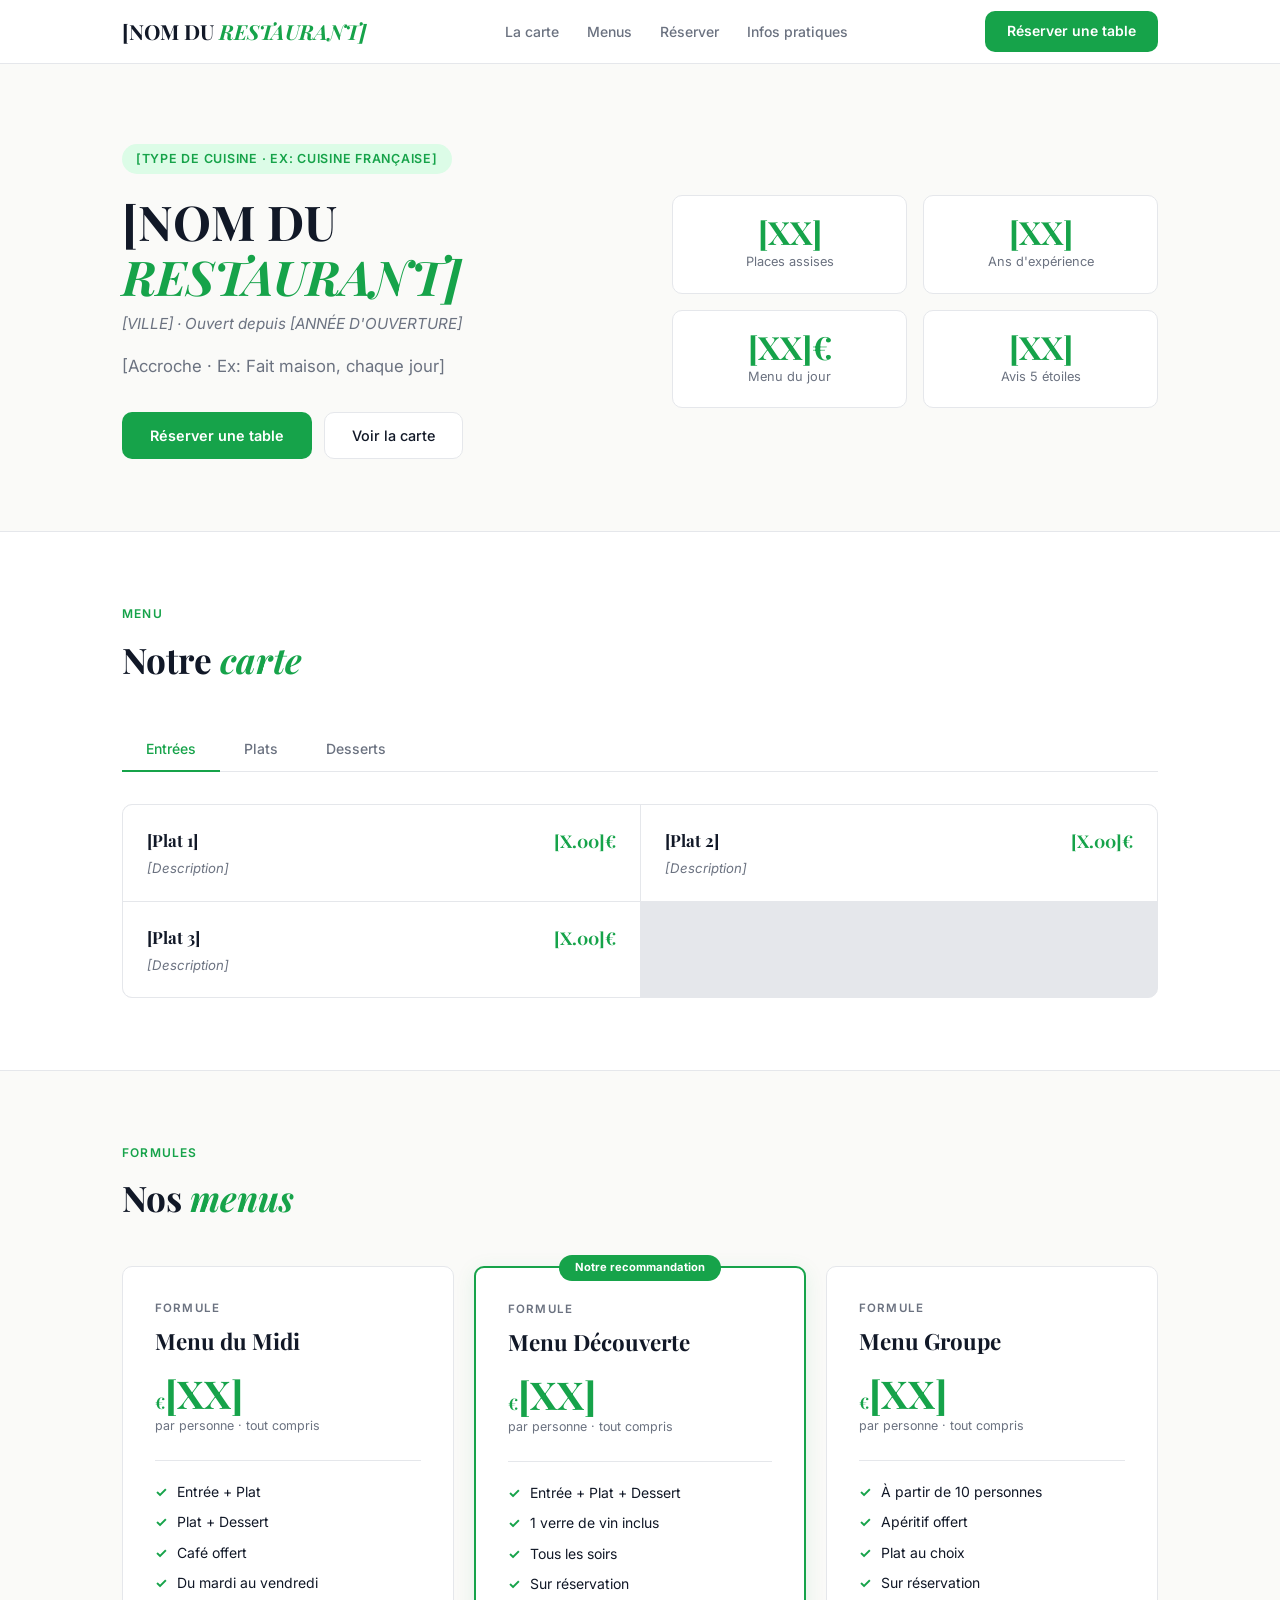
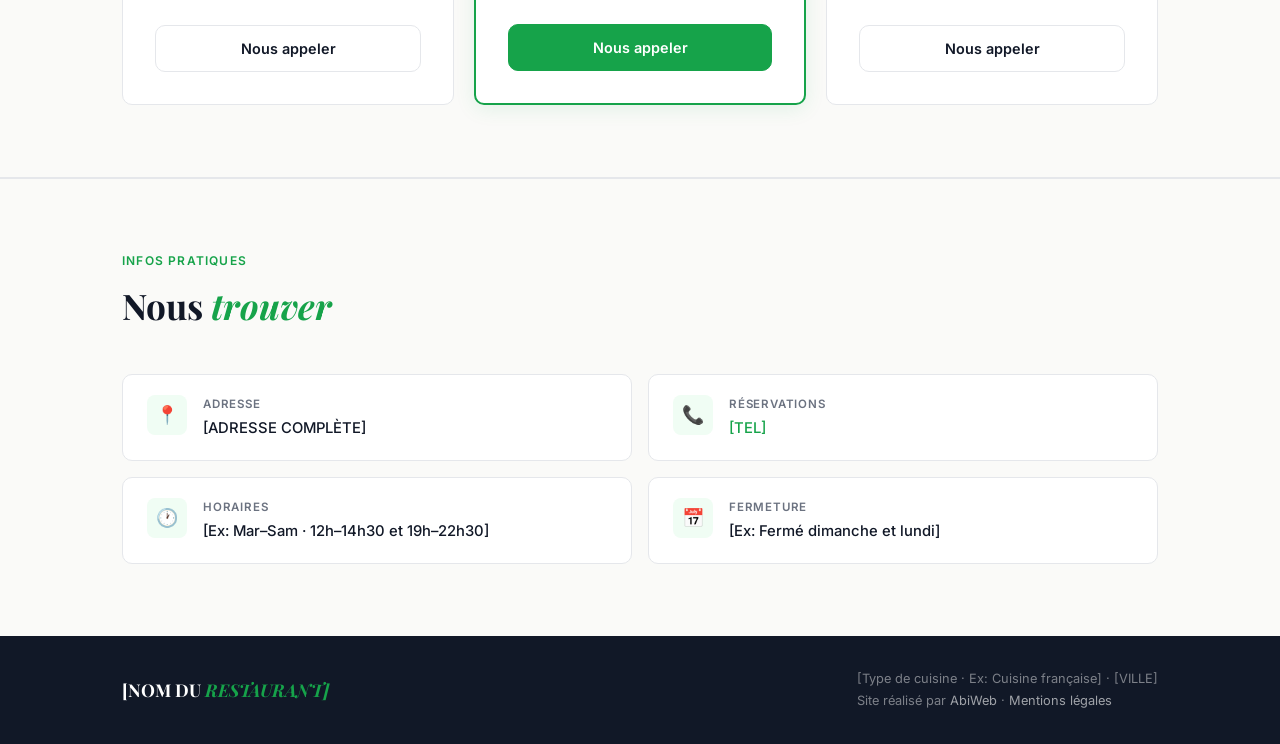
<file: restaurant/abiweb-template-restaurant/index.html>
<!DOCTYPE html>
<html lang="fr">
<head>
  <meta charset="UTF-8"/>
  <meta name="viewport" content="width=device-width, initial-scale=1.0"/>
  <title>[NOM DU RESTAURANT] — [VILLE]</title>
  <meta name="description" content="[NOM DU RESTAURANT] — [TYPE DE CUISINE] à [VILLE]. Réservez votre table."/>

  <!-- SEO & Réseaux Sociaux -->
  <meta name="keywords" content=""/>
  <meta property="og:title" content=""/>
  <meta property="og:description" content=""/>
  <meta property="og:type" content="website"/>

  <!-- Google Search Console -->
  <meta name="google-site-verification" content=""/>

  <link rel="preconnect" href="https://fonts.googleapis.com"/>
  <link rel="preconnect" href="https://fonts.gstatic.com" crossorigin/>
  <link href="https://fonts.googleapis.com/css2?family=Playfair+Display:ital,wght@0,400;0,700;1,400&family=Inter:wght@300;400;500;600&display=swap" rel="stylesheet"/>
  <link rel="stylesheet" href="site-engine.css"/>
  <style>
    *, *::before, *::after { box-sizing: border-box; margin: 0; padding: 0; }
    :root {
      --primary:    #16a34a;
      --primary-dk: #15803d;
      --primary-lt: #f0fdf4;
      --primary-md: #dcfce7;
      --text:       #111827;
      --muted:      #6b7280;
      --bg:         #ffffff;
      --bg2:        #fafaf8;
      --bg3:        #f5f5f0;
      --border:     #e5e7eb;
      --radius:     10px;
      --max:        1100px;
    }
    html { scroll-behavior: smooth; }
    body { font-family: 'Inter', sans-serif; background: var(--bg); color: var(--text); line-height: 1.6; }
    a { text-decoration: none; color: inherit; }
    .container { max-width: var(--max); margin: 0 auto; padding: 0 32px; }

    /* NAV */
    nav { position: sticky; top: 0; z-index: 99; background: #fff; border-bottom: 1px solid var(--border); height: 64px; display: flex; align-items: center; }
    .nav-inner { display: flex; align-items: center; justify-content: space-between; width: 100%; }
    .nav-logo { font-family: 'Playfair Display', serif; font-size: 1.3rem; font-weight: 700; color: var(--text); }
    .nav-logo span { color: var(--primary); font-style: italic; }
    .nav-links { display: flex; gap: 28px; list-style: none; align-items: center; }
    .nav-links a { font-size: 0.875rem; font-weight: 500; color: var(--muted); transition: color 0.15s; }
    .nav-links a:hover { color: var(--text); }
    .nav-btn { background: var(--primary); color: #fff; padding: 9px 22px; border-radius: var(--radius); font-size: 0.875rem; font-weight: 600; transition: background 0.15s; display: inline-block; }
    .nav-btn:hover { background: var(--primary-dk); }

    /* HERO */
    .hero { background: var(--bg2); border-bottom: 1px solid var(--border); padding: 80px 0 72px; }
    .hero-inner { display: grid; grid-template-columns: 1fr 1fr; gap: 64px; align-items: center; }
    .hero-eyebrow { display: inline-flex; align-items: center; gap: 8px; background: var(--primary-md); color: var(--primary); font-size: 0.78rem; font-weight: 600; letter-spacing: 0.06em; text-transform: uppercase; padding: 5px 14px; border-radius: 999px; margin-bottom: 20px; }
    .hero h1 { font-family: 'Playfair Display', serif; font-size: clamp(2rem, 4vw, 3rem); font-weight: 700; line-height: 1.15; margin-bottom: 8px; }
    .hero h1 em { font-style: italic; color: var(--primary); }
    .hero-type { font-size: 0.95rem; color: var(--muted); margin-bottom: 16px; font-style: italic; }
    .hero-slogan { font-size: 1.05rem; color: var(--muted); margin-bottom: 32px; line-height: 1.65; }
    .hero-btns { display: flex; gap: 12px; flex-wrap: wrap; }
    .btn-primary { background: var(--primary); color: #fff; padding: 12px 28px; border-radius: var(--radius); font-weight: 600; font-size: 0.9rem; transition: background 0.15s; display: inline-block; }
    .btn-primary:hover { background: var(--primary-dk); }
    .btn-outline { background: #fff; color: var(--text); border: 1px solid var(--border); padding: 11px 27px; border-radius: var(--radius); font-weight: 500; font-size: 0.9rem; transition: border-color 0.15s; display: inline-block; }
    .btn-outline:hover { border-color: var(--primary); color: var(--primary); }
    .hero-stats { display: grid; grid-template-columns: repeat(2, 1fr); gap: 16px; }
    .stat-card { background: #fff; border: 1px solid var(--border); border-radius: var(--radius); padding: 20px; text-align: center; }
    .stat-n { font-family: 'Playfair Display', serif; font-size: 2rem; font-weight: 700; color: var(--primary); line-height: 1; }
    .stat-l { font-size: 0.8rem; color: var(--muted); margin-top: 4px; }

    /* SECTIONS */
    section { padding: 72px 0; }
    .section-label { font-size: 0.75rem; font-weight: 600; letter-spacing: 0.1em; text-transform: uppercase; color: var(--primary); margin-bottom: 8px; }
    .section-title { font-family: 'Playfair Display', serif; font-size: clamp(1.6rem, 3vw, 2.2rem); font-weight: 700; margin-bottom: 40px; }
    .section-title em { font-style: italic; color: var(--primary); }

    /* CARTE */
    #carte { background: var(--bg); }
    .carte-tabs { display: flex; gap: 0; margin-bottom: 32px; border-bottom: 1px solid var(--border); }
    .carte-tab { font-size: 0.875rem; font-weight: 500; padding: 10px 24px; cursor: pointer; color: var(--muted); border-bottom: 2px solid transparent; margin-bottom: -1px; transition: all 0.15s; }
    .carte-tab.active { color: var(--primary); border-bottom-color: var(--primary); }
    .carte-tab:hover { color: var(--text); }
    .carte-categorie { display: none; }
    .carte-categorie.active { display: grid; grid-template-columns: repeat(2, 1fr); gap: 1px; background: var(--border); border: 1px solid var(--border); border-radius: var(--radius); overflow: hidden; }
    .plat-item { background: #fff; padding: 22px 24px; display: flex; justify-content: space-between; align-items: flex-start; gap: 16px; transition: background 0.15s; }
    .plat-item:hover { background: var(--bg2); }
    .plat-nom { font-family: 'Playfair Display', serif; font-size: 1.05rem; font-weight: 700; margin-bottom: 4px; }
    .plat-desc { font-size: 0.825rem; color: var(--muted); line-height: 1.55; font-style: italic; }
    .plat-prix { font-family: 'Playfair Display', serif; font-size: 1.1rem; font-weight: 700; color: var(--primary); white-space: nowrap; }

    /* MENUS */
    #menus { background: var(--bg2); border-top: 1px solid var(--border); border-bottom: 1px solid var(--border); }
    .menus-grid { display: grid; grid-template-columns: repeat(3, 1fr); gap: 20px; }
    .menu-card { background: #fff; border: 1px solid var(--border); border-radius: var(--radius); padding: 32px; display: flex; flex-direction: column; position: relative; transition: box-shadow 0.2s; }
    .menu-card:hover { box-shadow: 0 6px 24px rgba(0,0,0,0.06); }
    .menu-card.feat { border: 2px solid var(--primary); box-shadow: 0 4px 20px rgba(22,163,74,0.1); }
    .menu-badge { position: absolute; top: -13px; left: 50%; transform: translateX(-50%); background: var(--primary); color: #fff; font-size: 0.7rem; font-weight: 700; padding: 4px 16px; border-radius: 999px; white-space: nowrap; }
    .menu-label { font-size: 0.72rem; font-weight: 600; letter-spacing: 0.1em; text-transform: uppercase; color: var(--muted); margin-bottom: 6px; }
    .menu-nom { font-family: 'Playfair Display', serif; font-size: 1.4rem; font-weight: 700; margin-bottom: 4px; }
    .menu-prix { font-family: 'Playfair Display', serif; font-size: 2.4rem; font-weight: 700; color: var(--primary); line-height: 1; margin: 10px 0 4px; }
    .menu-prix span { font-size: 1rem; }
    .menu-period { font-size: 0.78rem; color: var(--muted); margin-bottom: 24px; }
    .menu-divider { height: 1px; background: var(--border); margin-bottom: 20px; }
    .menu-contenu { list-style: none; display: flex; flex-direction: column; gap: 8px; flex: 1; margin-bottom: 28px; }
    .menu-contenu li { display: flex; align-items: flex-start; gap: 10px; font-size: 0.875rem; color: var(--text); }
    .menu-contenu li::before { content: '✓'; color: var(--primary); font-weight: 700; flex-shrink: 0; }
    .menu-btn { display: block; text-align: center; padding: 11px; border-radius: var(--radius); font-weight: 600; font-size: 0.9rem; border: 1.5px solid var(--border); color: var(--text); transition: all 0.15s; cursor: pointer; }
    .menu-card.feat .menu-btn { background: var(--primary); color: #fff; border-color: var(--primary); }
    .menu-btn:hover { background: var(--primary); color: #fff; border-color: var(--primary); }

    /* RÉSERVATION (Standard + Premium) */
    #reservation { background: var(--primary); padding: 48px 0; display: none; }
    .resa-inner { display: flex; align-items: center; justify-content: space-between; gap: 24px; flex-wrap: wrap; }
    .resa-text { font-family: 'Playfair Display', serif; font-size: 1.6rem; font-weight: 700; color: #fff; }
    .resa-text span { display: block; font-family: 'Inter', sans-serif; font-size: 0.9rem; font-weight: 400; opacity: 0.8; margin-top: 4px; }
    .btn-white { background: #fff; color: var(--primary); padding: 12px 28px; border-radius: var(--radius); font-weight: 700; font-size: 0.9rem; display: inline-block; transition: opacity 0.15s; }
    .btn-white:hover { opacity: 0.9; }

    /* CONTACT */
    #contact { background: var(--bg2); border-top: 1px solid var(--border); }
    .contact-grid { display: grid; grid-template-columns: repeat(2, 1fr); gap: 16px; }
    .ci { display: flex; align-items: flex-start; gap: 16px; background: #fff; border: 1px solid var(--border); border-radius: var(--radius); padding: 20px 24px; }
    .ci-icon { width: 40px; height: 40px; background: var(--primary-lt); border-radius: 8px; display: flex; align-items: center; justify-content: center; font-size: 18px; flex-shrink: 0; }
    .ci-label { font-size: 0.72rem; font-weight: 600; text-transform: uppercase; letter-spacing: 0.07em; color: var(--muted); margin-bottom: 3px; }
    .ci-val { font-size: 0.925rem; font-weight: 500; }
    .ci-val a { color: var(--primary); }

    /* RÉSEAUX (Standard + Premium) */
    #reseaux { background: var(--bg); border-top: 1px solid var(--border); padding: 36px 0; display: none; }
    .reseaux-inner { display: flex; align-items: center; gap: 20px; flex-wrap: wrap; }
    .reseaux-label { font-size: 0.875rem; font-weight: 600; color: var(--muted); }
    .reseaux-links { display: flex; gap: 10px; }
    .reseau-btn { padding: 8px 18px; border: 1px solid var(--border); border-radius: var(--radius); font-size: 0.85rem; font-weight: 500; transition: all 0.15s; }
    .reseau-btn:hover { border-color: var(--primary); color: var(--primary); }

    /* GALERIE (Premium) */
    #galerie { background: var(--bg2); border-top: 1px solid var(--border); display: none; }
    .galerie-grid { display: grid; grid-template-columns: repeat(4, 1fr); gap: 8px; }
    .galerie-item { aspect-ratio: 1; background: var(--bg3); border-radius: 8px; overflow: hidden; }
    .galerie-item img { width: 100%; height: 100%; object-fit: cover; transition: transform 0.3s; }
    .galerie-item:hover img { transform: scale(1.05); }

    /* DOCUMENTS (Premium) */
    #documents { background: var(--bg); border-top: 1px solid var(--border); display: none; }
    .docs-list { display: flex; flex-direction: column; gap: 0; border: 1px solid var(--border); border-radius: var(--radius); overflow: hidden; }
    .doc-item { display: flex; align-items: center; justify-content: space-between; padding: 18px 24px; background: #fff; border-bottom: 1px solid var(--border); }
    .doc-item:last-child { border: none; }
    .doc-titre { font-family: 'Playfair Display', serif; font-size: 1rem; font-weight: 700; }
    .doc-btn { background: var(--primary-lt); color: var(--primary); padding: 7px 18px; border-radius: 8px; font-size: 0.8rem; font-weight: 600; transition: background 0.15s; display: inline-block; }
    .doc-btn:hover { background: var(--primary-md); }

    /* FOOTER */
    footer { background: var(--text); padding: 32px 0; }
    .footer-inner { display: flex; align-items: center; justify-content: space-between; flex-wrap: wrap; gap: 16px; }
    .footer-logo { font-family: 'Playfair Display', serif; font-size: 1.1rem; font-weight: 700; color: #fff; }
    .footer-logo span { color: var(--primary); font-style: italic; }
    .footer-info { font-size: 0.8rem; color: rgba(255,255,255,0.45); line-height: 1.7; }
    .footer-info a { color: rgba(255,255,255,0.6); }
    .footer-info a:hover { color: #fff; }

    /* RESPONSIVE */
    @media (max-width: 768px) {
      section { padding: 48px 0; }
      .hero-inner { grid-template-columns: 1fr; gap: 40px; }
      .carte-categorie.active, .menus-grid { grid-template-columns: 1fr; }
      .contact-grid { grid-template-columns: 1fr; }
      .nav-links { display: none; }
      #reservation { padding: 40px 0; }
    }
  </style>
</head>
<body>

<!-- NAV -->
<nav>
  <div class="container nav-inner">
    <div class="nav-logo" id="nav-nom">Le <span>Restaurant</span></div>
    <ul class="nav-links">
      <li><a href="#carte">La carte</a></li>
      <li><a href="#menus">Menus</a></li>
      <li id="nav-resa-link" style="display:none"><a href="#reservation">Réserver</a></li>
      <li><a href="#contact">Infos pratiques</a></li>
    </ul>
    <a href="#reservation" class="nav-btn" id="nav-cta">Réserver une table</a>
  </div>
</nav>

<!-- HERO -->
<div class="hero">
  <div class="container">
    <div class="hero-inner">
      <div>
        <div class="hero-eyebrow" id="hero-type">[TYPE DE CUISINE]</div>
        <h1 id="hero-title">[NOM DU <em>RESTAURANT</em>]</h1>
        <div class="hero-type" id="hero-ville-annee">[VILLE] · Ouvert depuis [ANNÉE]</div>
        <p class="hero-slogan" id="hero-slogan">[Accroche du restaurant]</p>
        <div class="hero-btns">
          <a href="#reservation" class="btn-primary" id="hero-btn-resa">Réserver une table</a>
          <a href="#carte" class="btn-outline">Voir la carte</a>
        </div>
      </div>
      <div class="hero-stats" id="hero-stats"></div>
    </div>
  </div>
</div>

<!-- CARTE -->
<section id="carte">
  <div class="container">
    <div class="section-label">Menu</div>
    <div class="section-title">Notre <em>carte</em></div>
    <div class="carte-tabs" id="carte-tabs"></div>
    <div id="carte-categories"></div>
  </div>
</section>

<!-- MENUS -->
<section id="menus">
  <div class="container">
    <div class="section-label">Formules</div>
    <div class="section-title">Nos <em>menus</em></div>
    <div class="menus-grid" id="menus-grid"></div>
  </div>
</section>

<!-- RÉSERVATION (Standard + Premium) -->
<div id="reservation">
  <div class="container">
    <div class="resa-inner">
      <div class="resa-text">
        Réservez votre table
        <span>Confirmation immédiate · Annulation gratuite 24h avant</span>
      </div>
      <div id="resa-btns"></div>
    </div>
  </div>
</div>

<!-- CONTACT -->
<section id="contact">
  <div class="container">
    <div class="section-label">Infos pratiques</div>
    <div class="section-title">Nous <em>trouver</em></div>
    <div class="contact-grid">
      <div class="ci"><div class="ci-icon">📍</div><div><div class="ci-label">Adresse</div><div class="ci-val" id="c-adresse">[ADRESSE]</div></div></div>
      <div class="ci"><div class="ci-icon">📞</div><div><div class="ci-label">Réservations</div><div class="ci-val"><a id="c-tel" href="#">[TEL]</a></div></div></div>
      <div class="ci"><div class="ci-icon">🕐</div><div><div class="ci-label">Horaires</div><div class="ci-val" id="c-horaires">[HORAIRES]</div></div></div>
      <div class="ci"><div class="ci-icon">📅</div><div><div class="ci-label">Fermeture</div><div class="ci-val" id="c-fermeture">[FERMETURE]</div></div></div>
    </div>
  </div>
</section>

<!-- RÉSEAUX (Standard + Premium) -->
<div id="reseaux">
  <div class="container">
    <div class="reseaux-inner">
      <div class="reseaux-label">Suivez-nous</div>
      <div class="reseaux-links" id="reseaux-links"></div>
    </div>
  </div>
</div>

<!-- GALERIE (Premium) -->
<section id="galerie">
  <div class="container">
    <div class="section-label">Photos</div>
    <div class="section-title">Notre <em>restaurant</em></div>
    <div class="galerie-grid" id="galerie-grid"></div>
  </div>
</section>

<!-- DOCUMENTS (Premium) -->
<section id="documents">
  <div class="container">
    <div class="section-label">Téléchargements</div>
    <div class="section-title">Cartes & <em>menus</em></div>
    <div class="docs-list" id="docs-list"></div>
  </div>
</section>

<!-- FOOTER -->
<footer>
  <div class="container">
    <div class="footer-inner">
      <div class="footer-logo" id="footer-logo">Le <span>Restaurant</span></div>
      <div class="footer-info">
        <span id="footer-type">[Type de cuisine]</span> · <span id="footer-ville">[VILLE]</span><br>
        Site réalisé par <a href="https://abiweb.fr" target="_blank">AbiWeb</a> ·
        <a href="#" id="footer-mentions-link">Mentions légales</a>
      </div>
    </div>
  </div>
</footer>

<!-- MODAL MENTIONS LÉGALES -->
<div class="modal-overlay" id="modal-mentions">
  <div class="modal-box">
    <button class="modal-close" id="modal-mentions-close" aria-label="Fermer">&times;</button>
    <h3>Mentions légales</h3>
    <div id="mentions-content"></div>
  </div>
</div>

<!-- BANDEAU CONSENTEMENT COOKIES -->
<div class="cookie-banner" id="cookie-banner">
  <p>Ce site utilise Google Analytics pour mesurer son audience. Vous pouvez accepter ou refuser ce suivi.</p>
  <div class="cookie-actions">
    <button id="cookie-refuse">Refuser</button>
    <button id="cookie-accept">Accepter</button>
  </div>
</div>

<script src="site-content.js"></script>
<script src="site-engine.js"></script>
<script>
(async () => {
  const c = await window.loadSiteContent();
  const f = window.FORMULE;

  window.AbiWebEngine.init(c);

  document.documentElement.style.setProperty('--primary', c.restaurant.couleurPrimaire);

  // Nom
  const nom = c.restaurant.nom;
  const words = nom.trim().split(' ');
  const w1 = words.slice(0, Math.ceil(words.length/2)).join(' ');
  const w2 = words.slice(Math.ceil(words.length/2)).join(' ') || w1;
  document.getElementById('nav-nom').innerHTML = w1 + ' <span>' + w2 + '</span>';
  document.getElementById('footer-logo').innerHTML = w1 + ' <span>' + w2 + '</span>';
  document.getElementById('hero-title').innerHTML = w1 + ' <em>' + (w2 || w1) + '</em>';
  document.getElementById('hero-type').textContent = c.restaurant.type;
  document.getElementById('hero-ville-annee').textContent = c.restaurant.ville + ' · Ouvert depuis ' + c.restaurant.annee;
  document.getElementById('hero-slogan').textContent = c.restaurant.slogan;
  document.getElementById('footer-type').textContent = c.restaurant.type;
  document.getElementById('footer-ville').textContent = c.restaurant.ville;
  if (!c.seo || !c.seo.titre) document.title = c.restaurant.nom + ' — ' + c.restaurant.ville;

  // Stats
  document.getElementById('hero-stats').innerHTML = c.stats.map(s =>
    `<div class="stat-card"><div class="stat-n">${s.valeur}</div><div class="stat-l">${s.label}</div></div>`
  ).join('');

  // Contact
  document.getElementById('c-adresse').textContent   = c.contact.adresse;
  document.getElementById('c-tel').textContent       = c.contact.telephone;
  document.getElementById('c-tel').href              = 'tel:' + c.contact.telephone.replace(/\s/g,'');
  document.getElementById('c-horaires').textContent  = c.contact.horaires;
  document.getElementById('c-fermeture').textContent = c.contact.fermeture;

  // Carte avec onglets
  const tabsEl = document.getElementById('carte-tabs');
  const catsEl = document.getElementById('carte-categories');
  c.categories.forEach((cat, i) => {
    const tab = document.createElement('div');
    tab.className = 'carte-tab' + (i === 0 ? ' active' : '');
    tab.textContent = cat.nom;
    tab.onclick = () => {
      document.querySelectorAll('.carte-tab').forEach(t => t.classList.remove('active'));
      document.querySelectorAll('.carte-categorie').forEach(c => c.classList.remove('active'));
      tab.classList.add('active');
      document.getElementById('cat-' + i).classList.add('active');
    };
    tabsEl.appendChild(tab);
    const div = document.createElement('div');
    div.className = 'carte-categorie' + (i === 0 ? ' active' : '');
    div.id = 'cat-' + i;
    div.innerHTML = cat.plats.map(p => `
      <div class="plat-item">
        <div><div class="plat-nom">${p.nom}</div><div class="plat-desc">${p.description}</div></div>
        <div class="plat-prix">${p.prix}€</div>
      </div>
    `).join('');
    catsEl.appendChild(div);
  });

  // Menus
  document.getElementById('menus-grid').innerHTML = c.menus.map(m => `
    <div class="menu-card${m.vedette ? ' feat' : ''}">
      ${m.vedette ? '<div class="menu-badge">Notre recommandation</div>' : ''}
      <div class="menu-label">Formule</div>
      <div class="menu-nom">${m.nom}</div>
      <div class="menu-prix"><span>€</span>${m.prix}</div>
      <div class="menu-period">par personne · tout compris</div>
      <div class="menu-divider"></div>
      <ul class="menu-contenu">${m.contenu.map(l => `<li>${l}</li>`).join('')}</ul>
      <div class="menu-btn">${c.lienReservation ? `<a href="${c.lienReservation}" target="_blank" style="color:inherit">Réserver</a>` : 'Nous appeler'}</div>
    </div>
  `).join('');

  // Standard + Premium
  if (f === 'standard' || f === 'premium') {
    document.getElementById('nav-resa-link').style.display = 'block';
    if (c.lienReservation) {
      document.getElementById('reservation').style.display = 'block';
      document.getElementById('resa-btns').innerHTML = `<a href="${c.lienReservation}" target="_blank" class="btn-white">Réserver en ligne</a>`;
    }
    const rx = [];
    if (c.lienFacebook)  rx.push(`<a href="${c.lienFacebook}"  target="_blank" class="reseau-btn">Facebook</a>`);
    if (c.lienInstagram) rx.push(`<a href="${c.lienInstagram}" target="_blank" class="reseau-btn">Instagram</a>`);
    if (rx.length) { document.getElementById('reseaux').style.display = 'block'; document.getElementById('reseaux-links').innerHTML = rx.join(''); }
  }

  // Premium
  if (f === 'premium') {
    if (c.galerie?.length) {
      document.getElementById('galerie').style.display = 'block';
      document.getElementById('galerie-grid').innerHTML = c.galerie.map(img =>
        `<div class="galerie-item"><img src="${img}" alt="" loading="lazy"/></div>`
      ).join('');
    }
    if (c.documents?.length) {
      document.getElementById('documents').style.display = 'block';
      document.getElementById('docs-list').innerHTML = c.documents.map(d =>
        `<div class="doc-item"><div class="doc-titre">${d.titre}</div><a href="${d.fichier}" download class="doc-btn">Télécharger</a></div>`
      ).join('');
    }
  }
})();
</script>
</body>
</html>
</file>
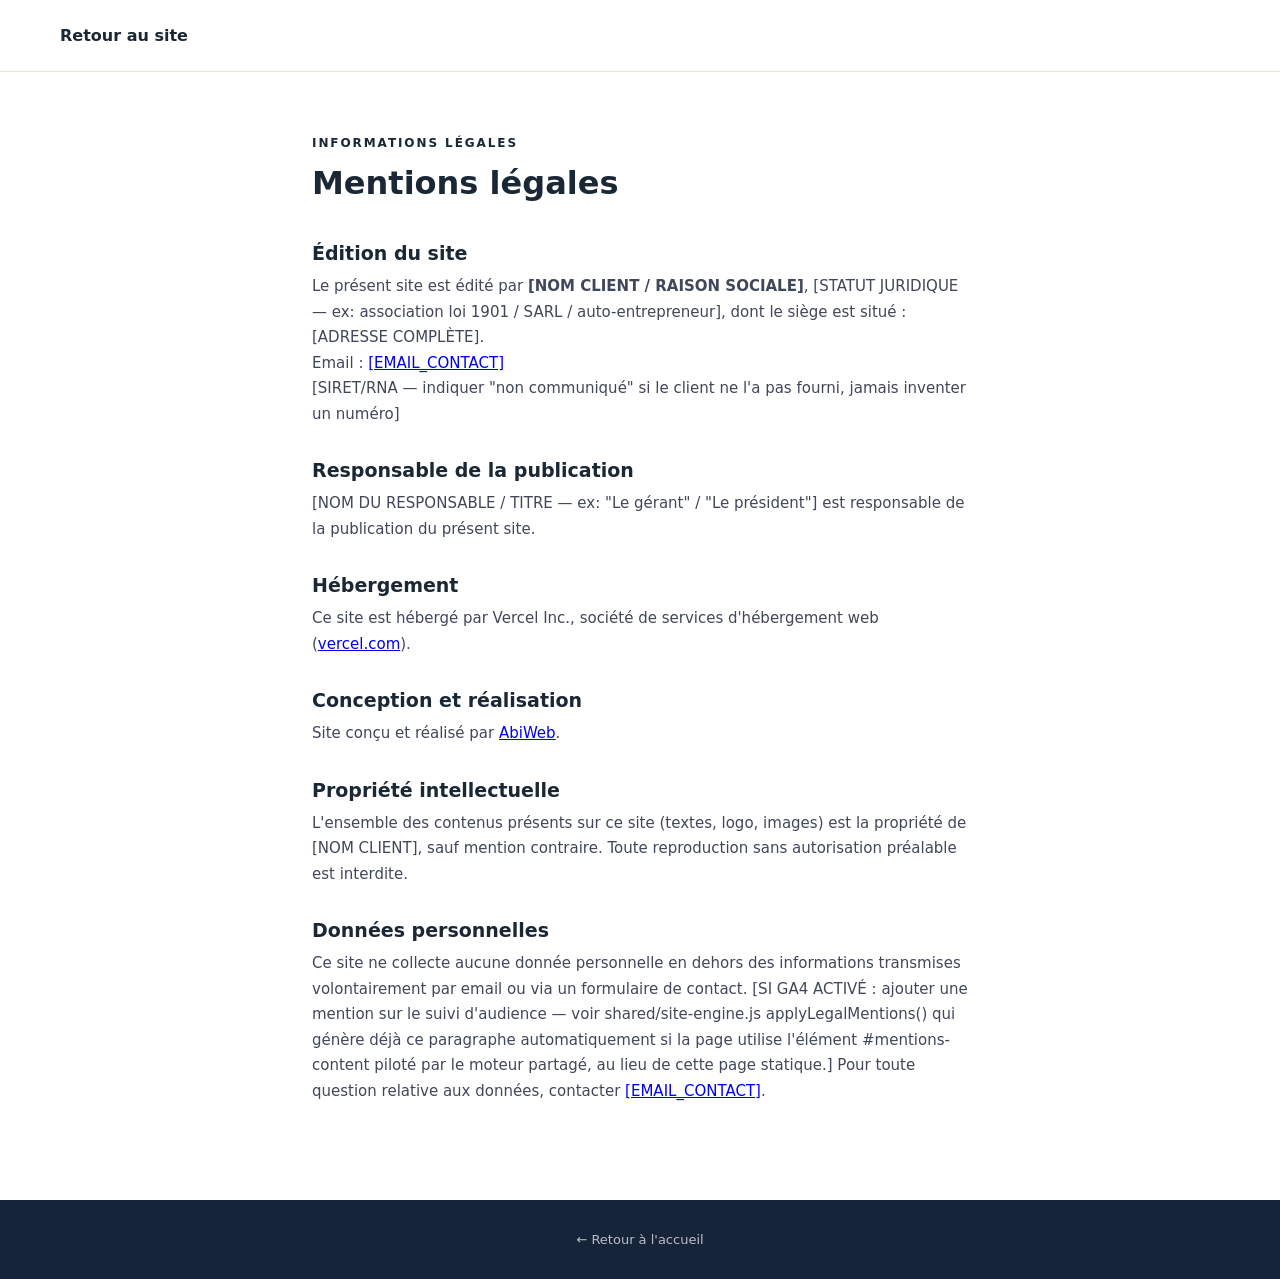
<file: shared/mentions-legales.template.html>
<!DOCTYPE html>
<html lang="fr"><head>
<meta charset="UTF-8">
<meta name="viewport" content="width=device-width, initial-scale=1">
<title>Mentions légales — [NOM CLIENT]</title>
<meta name="robots" content="noindex">
<style>
  *{box-sizing:border-box}
  html{scroll-behavior:smooth}
  body{margin:0; font-family:system-ui,sans-serif; color:#1A2735; background:#fff; -webkit-font-smoothing:antialiased}
  a{color:[COULEUR_PRIMAIRE_CLIENT]}
</style>
</head>
<body>

<nav style="display:flex; align-items:center; padding:0 32px; height:72px; border-bottom:1px solid #e6e2d8">
  <a href="index.html" style="display:flex; align-items:center; gap:10px; text-decoration:none; font-size:16px; font-weight:600; color:#1A2735">
    <svg width="18" height="18" viewBox="0 0 24 24" fill="none" stroke="[COULEUR_PRIMAIRE_CLIENT]" stroke-width="2" stroke-linecap="round" stroke-linejoin="round"><path d="m12 19-7-7 7-7"></path><path d="M19 12H5"></path></svg>
    Retour au site
  </a>
</nav>

<main style="max-width:720px; margin:0 auto; padding:64px 32px 96px">
  <div style="font-size:12px; font-weight:600; letter-spacing:.16em; text-transform:uppercase; color:[COULEUR_PRIMAIRE_CLIENT]; margin-bottom:14px">Informations légales</div>
  <h1 style="font-weight:600; font-size:32px; line-height:1.2; margin:0 0 40px">Mentions légales</h1>

  <section style="margin-bottom:32px">
    <h2 style="font-size:19px; font-weight:600; margin:0 0 10px">Édition du site</h2>
    <p style="font-size:15px; line-height:1.7; color:#41475a; margin:0">
      Le présent site est édité par <strong>[NOM CLIENT / RAISON SOCIALE]</strong>,
      [STATUT JURIDIQUE — ex: association loi 1901 / SARL / auto-entrepreneur],
      dont le siège est situé :<br>
      [ADRESSE COMPLÈTE].<br>
      Email : <a href="mailto:[EMAIL_CONTACT]">[EMAIL_CONTACT]</a><br>
      [SIRET/RNA — indiquer "non communiqué" si le client ne l'a pas fourni, jamais inventer un numéro]
    </p>
  </section>

  <section style="margin-bottom:32px">
    <h2 style="font-size:19px; font-weight:600; margin:0 0 10px">Responsable de la publication</h2>
    <p style="font-size:15px; line-height:1.7; color:#41475a; margin:0">
      [NOM DU RESPONSABLE / TITRE — ex: "Le gérant" / "Le président"] est responsable de la
      publication du présent site.
    </p>
  </section>

  <section style="margin-bottom:32px">
    <h2 style="font-size:19px; font-weight:600; margin:0 0 10px">Hébergement</h2>
    <p style="font-size:15px; line-height:1.7; color:#41475a; margin:0">
      Ce site est hébergé par Vercel Inc., société de services d'hébergement web
      (<a href="https://vercel.com" target="_blank" rel="noopener">vercel.com</a>).
    </p>
  </section>

  <section style="margin-bottom:32px">
    <h2 style="font-size:19px; font-weight:600; margin:0 0 10px">Conception et réalisation</h2>
    <p style="font-size:15px; line-height:1.7; color:#41475a; margin:0">
      Site conçu et réalisé par <a href="https://abiweb.fr" target="_blank" rel="noopener">AbiWeb</a>.
    </p>
  </section>

  <section style="margin-bottom:32px">
    <h2 style="font-size:19px; font-weight:600; margin:0 0 10px">Propriété intellectuelle</h2>
    <p style="font-size:15px; line-height:1.7; color:#41475a; margin:0">
      L'ensemble des contenus présents sur ce site (textes, logo, images) est la propriété de
      [NOM CLIENT], sauf mention contraire. Toute reproduction sans autorisation préalable est
      interdite.
    </p>
  </section>

  <section>
    <h2 style="font-size:19px; font-weight:600; margin:0 0 10px">Données personnelles</h2>
    <p style="font-size:15px; line-height:1.7; color:#41475a; margin:0">
      Ce site ne collecte aucune donnée personnelle en dehors des informations transmises
      volontairement par email ou via un formulaire de contact.
      [SI GA4 ACTIVÉ : ajouter une mention sur le suivi d'audience — voir shared/site-engine.js
      applyLegalMentions() qui génère déjà ce paragraphe automatiquement si la page utilise
      l'élément #mentions-content piloté par le moteur partagé, au lieu de cette page statique.]
      Pour toute question relative aux données, contacter
      <a href="mailto:[EMAIL_CONTACT]">[EMAIL_CONTACT]</a>.
    </p>
  </section>
</main>

<footer style="background:#16243a; color:rgba(255,255,255,.6); text-align:center; padding:32px">
  <p style="margin:0; font-size:13px"><a href="index.html" style="color:rgba(255,255,255,.7); text-decoration:none">← Retour à l'accueil</a></p>
</footer>

</body></html>
</file>
<file: artisan/abiweb-template-artisan/site-engine.css>
/* ============================================================
   site-engine.css — Styles partagés AbiWeb (modal légale, cookies)
   SOURCE CANONIQUE — ne pas éditer la copie dans un dossier client.
   Pour propager un changement : éditer ce fichier puis lancer
   `node scripts/sync-shared.js`.

   Variables attendues dans le :root du template hôte :
   --bg, --text, --muted, --border, --radius, --primary
   ============================================================ */

/* MODAL MENTIONS LÉGALES */
.modal-overlay { position: fixed; inset: 0; background: rgba(0,0,0,0.6); display: none; align-items: center; justify-content: center; z-index: 999; padding: 24px; }
.modal-overlay.active { display: flex; }
.modal-box { background: var(--bg); border-radius: var(--radius); max-width: 560px; max-height: 80vh; overflow-y: auto; padding: 32px; position: relative; }
.modal-box h3 { font-size: 1.2rem; margin-bottom: 16px; color: var(--text); }
.modal-box p { font-size: 0.85rem; color: var(--muted); margin-bottom: 12px; line-height: 1.6; }
.modal-close { position: absolute; top: 14px; right: 16px; background: none; border: none; font-size: 1.5rem; line-height: 1; cursor: pointer; color: var(--muted); }

/* BANDEAU CONSENTEMENT COOKIES */
.cookie-banner { position: fixed; left: 16px; right: 16px; bottom: 16px; max-width: 460px; background: var(--text); color: #fff; border-radius: var(--radius); padding: 18px 20px; box-shadow: 0 10px 35px rgba(0,0,0,0.25); z-index: 998; display: none; }
.cookie-banner.active { display: block; }
.cookie-banner p { font-size: 0.82rem; line-height: 1.55; margin-bottom: 14px; color: rgba(255,255,255,0.85); }
.cookie-actions { display: flex; gap: 10px; }
.cookie-actions button { flex: 1; border: none; border-radius: 6px; padding: 9px 14px; font-size: 0.82rem; font-weight: 600; cursor: pointer; font-family: inherit; }
#cookie-accept { background: var(--primary); color: #fff; }
#cookie-refuse { background: rgba(255,255,255,0.12); color: #fff; }

@media (max-width: 480px) {
  .cookie-banner { left: 12px; right: 12px; bottom: 12px; }
}
</file>
<file: association/abiweb-template-association-caritative/site-engine.css>
/* ============================================================
   site-engine.css — Styles partagés AbiWeb (modal légale, cookies)
   SOURCE CANONIQUE — ne pas éditer la copie dans un dossier client.
   Pour propager un changement : éditer ce fichier puis lancer
   `node scripts/sync-shared.js`.

   Variables attendues dans le :root du template hôte :
   --bg, --text, --muted, --border, --radius, --primary
   ============================================================ */

/* MODAL MENTIONS LÉGALES */
.modal-overlay { position: fixed; inset: 0; background: rgba(0,0,0,0.6); display: none; align-items: center; justify-content: center; z-index: 999; padding: 24px; }
.modal-overlay.active { display: flex; }
.modal-box { background: var(--bg); border-radius: var(--radius); max-width: 560px; max-height: 80vh; overflow-y: auto; padding: 32px; position: relative; }
.modal-box h3 { font-size: 1.2rem; margin-bottom: 16px; color: var(--text); }
.modal-box p { font-size: 0.85rem; color: var(--muted); margin-bottom: 12px; line-height: 1.6; }
.modal-close { position: absolute; top: 14px; right: 16px; background: none; border: none; font-size: 1.5rem; line-height: 1; cursor: pointer; color: var(--muted); }

/* BANDEAU CONSENTEMENT COOKIES */
.cookie-banner { position: fixed; left: 16px; right: 16px; bottom: 16px; max-width: 460px; background: var(--text); color: #fff; border-radius: var(--radius); padding: 18px 20px; box-shadow: 0 10px 35px rgba(0,0,0,0.25); z-index: 998; display: none; }
.cookie-banner.active { display: block; }
.cookie-banner p { font-size: 0.82rem; line-height: 1.55; margin-bottom: 14px; color: rgba(255,255,255,0.85); }
.cookie-actions { display: flex; gap: 10px; }
.cookie-actions button { flex: 1; border: none; border-radius: 6px; padding: 9px 14px; font-size: 0.82rem; font-weight: 600; cursor: pointer; font-family: inherit; }
#cookie-accept { background: var(--primary); color: #fff; }
#cookie-refuse { background: rgba(255,255,255,0.12); color: #fff; }

@media (max-width: 480px) {
  .cookie-banner { left: 12px; right: 12px; bottom: 12px; }
}
</file>
<file: association/abiweb-template-association/site-engine.css>
/* ============================================================
   site-engine.css — Styles partagés AbiWeb (modal légale, cookies)
   SOURCE CANONIQUE — ne pas éditer la copie dans un dossier client.
   Pour propager un changement : éditer ce fichier puis lancer
   `node scripts/sync-shared.js`.

   Variables attendues dans le :root du template hôte :
   --bg, --text, --muted, --border, --radius, --primary
   ============================================================ */

/* MODAL MENTIONS LÉGALES */
.modal-overlay { position: fixed; inset: 0; background: rgba(0,0,0,0.6); display: none; align-items: center; justify-content: center; z-index: 999; padding: 24px; }
.modal-overlay.active { display: flex; }
.modal-box { background: var(--bg); border-radius: var(--radius); max-width: 560px; max-height: 80vh; overflow-y: auto; padding: 32px; position: relative; }
.modal-box h3 { font-size: 1.2rem; margin-bottom: 16px; color: var(--text); }
.modal-box p { font-size: 0.85rem; color: var(--muted); margin-bottom: 12px; line-height: 1.6; }
.modal-close { position: absolute; top: 14px; right: 16px; background: none; border: none; font-size: 1.5rem; line-height: 1; cursor: pointer; color: var(--muted); }

/* BANDEAU CONSENTEMENT COOKIES */
.cookie-banner { position: fixed; left: 16px; right: 16px; bottom: 16px; max-width: 460px; background: var(--text); color: #fff; border-radius: var(--radius); padding: 18px 20px; box-shadow: 0 10px 35px rgba(0,0,0,0.25); z-index: 998; display: none; }
.cookie-banner.active { display: block; }
.cookie-banner p { font-size: 0.82rem; line-height: 1.55; margin-bottom: 14px; color: rgba(255,255,255,0.85); }
.cookie-actions { display: flex; gap: 10px; }
.cookie-actions button { flex: 1; border: none; border-radius: 6px; padding: 9px 14px; font-size: 0.82rem; font-weight: 600; cursor: pointer; font-family: inherit; }
#cookie-accept { background: var(--primary); color: #fff; }
#cookie-refuse { background: rgba(255,255,255,0.12); color: #fff; }

@media (max-width: 480px) {
  .cookie-banner { left: 12px; right: 12px; bottom: 12px; }
}
</file>
<file: clients/couvreur/site-engine.css>
/* ============================================================
   site-engine.css — Styles partagés AbiWeb (modal légale, cookies)
   SOURCE CANONIQUE — ne pas éditer la copie dans un dossier client.
   Pour propager un changement : éditer ce fichier puis lancer
   `node scripts/sync-shared.js`.

   Variables attendues dans le :root du template hôte :
   --bg, --text, --muted, --border, --radius, --primary
   ============================================================ */

/* MODAL MENTIONS LÉGALES */
.modal-overlay { position: fixed; inset: 0; background: rgba(0,0,0,0.6); display: none; align-items: center; justify-content: center; z-index: 999; padding: 24px; }
.modal-overlay.active { display: flex; }
.modal-box { background: var(--bg); border-radius: var(--radius); max-width: 560px; max-height: 80vh; overflow-y: auto; padding: 32px; position: relative; }
.modal-box h3 { font-size: 1.2rem; margin-bottom: 16px; color: var(--text); }
.modal-box p { font-size: 0.85rem; color: var(--muted); margin-bottom: 12px; line-height: 1.6; }
.modal-close { position: absolute; top: 14px; right: 16px; background: none; border: none; font-size: 1.5rem; line-height: 1; cursor: pointer; color: var(--muted); }

/* BANDEAU CONSENTEMENT COOKIES */
.cookie-banner { position: fixed; left: 16px; right: 16px; bottom: 16px; max-width: 460px; background: var(--text); color: #fff; border-radius: var(--radius); padding: 18px 20px; box-shadow: 0 10px 35px rgba(0,0,0,0.25); z-index: 998; display: none; }
.cookie-banner.active { display: block; }
.cookie-banner p { font-size: 0.82rem; line-height: 1.55; margin-bottom: 14px; color: rgba(255,255,255,0.85); }
.cookie-actions { display: flex; gap: 10px; }
.cookie-actions button { flex: 1; border: none; border-radius: 6px; padding: 9px 14px; font-size: 0.82rem; font-weight: 600; cursor: pointer; font-family: inherit; }
#cookie-accept { background: var(--primary); color: #fff; }
#cookie-refuse { background: rgba(255,255,255,0.12); color: #fff; }

@media (max-width: 480px) {
  .cookie-banner { left: 12px; right: 12px; bottom: 12px; }
}
</file>
<file: clients/test-routine-2-plomberie-dupont/site-engine.css>
/* ============================================================
   site-engine.css — Styles partagés AbiWeb (modal légale, cookies)
   SOURCE CANONIQUE — ne pas éditer la copie dans un dossier client.
   Pour propager un changement : éditer ce fichier puis lancer
   `node scripts/sync-shared.js`.

   Variables attendues dans le :root du template hôte :
   --bg, --text, --muted, --border, --radius, --primary
   ============================================================ */

/* MODAL MENTIONS LÉGALES */
.modal-overlay { position: fixed; inset: 0; background: rgba(0,0,0,0.6); display: none; align-items: center; justify-content: center; z-index: 999; padding: 24px; }
.modal-overlay.active { display: flex; }
.modal-box { background: var(--bg); border-radius: var(--radius); max-width: 560px; max-height: 80vh; overflow-y: auto; padding: 32px; position: relative; }
.modal-box h3 { font-size: 1.2rem; margin-bottom: 16px; color: var(--text); }
.modal-box p { font-size: 0.85rem; color: var(--muted); margin-bottom: 12px; line-height: 1.6; }
.modal-close { position: absolute; top: 14px; right: 16px; background: none; border: none; font-size: 1.5rem; line-height: 1; cursor: pointer; color: var(--muted); }

/* BANDEAU CONSENTEMENT COOKIES */
.cookie-banner { position: fixed; left: 16px; right: 16px; bottom: 16px; max-width: 460px; background: var(--text); color: #fff; border-radius: var(--radius); padding: 18px 20px; box-shadow: 0 10px 35px rgba(0,0,0,0.25); z-index: 998; display: none; }
.cookie-banner.active { display: block; }
.cookie-banner p { font-size: 0.82rem; line-height: 1.55; margin-bottom: 14px; color: rgba(255,255,255,0.85); }
.cookie-actions { display: flex; gap: 10px; }
.cookie-actions button { flex: 1; border: none; border-radius: 6px; padding: 9px 14px; font-size: 0.82rem; font-weight: 600; cursor: pointer; font-family: inherit; }
#cookie-accept { background: var(--primary); color: #fff; }
#cookie-refuse { background: rgba(255,255,255,0.12); color: #fff; }

@media (max-width: 480px) {
  .cookie-banner { left: 12px; right: 12px; bottom: 12px; }
}
</file>
<file: clients/test-routine-3-notification/site-engine.css>
/* ============================================================
   site-engine.css — Styles partagés AbiWeb (modal légale, cookies)
   SOURCE CANONIQUE — ne pas éditer la copie dans un dossier client.
   Pour propager un changement : éditer ce fichier puis lancer
   `node scripts/sync-shared.js`.

   Variables attendues dans le :root du template hôte :
   --bg, --text, --muted, --border, --radius, --primary
   ============================================================ */

/* MODAL MENTIONS LÉGALES */
.modal-overlay { position: fixed; inset: 0; background: rgba(0,0,0,0.6); display: none; align-items: center; justify-content: center; z-index: 999; padding: 24px; }
.modal-overlay.active { display: flex; }
.modal-box { background: var(--bg); border-radius: var(--radius); max-width: 560px; max-height: 80vh; overflow-y: auto; padding: 32px; position: relative; }
.modal-box h3 { font-size: 1.2rem; margin-bottom: 16px; color: var(--text); }
.modal-box p { font-size: 0.85rem; color: var(--muted); margin-bottom: 12px; line-height: 1.6; }
.modal-close { position: absolute; top: 14px; right: 16px; background: none; border: none; font-size: 1.5rem; line-height: 1; cursor: pointer; color: var(--muted); }

/* BANDEAU CONSENTEMENT COOKIES */
.cookie-banner { position: fixed; left: 16px; right: 16px; bottom: 16px; max-width: 460px; background: var(--text); color: #fff; border-radius: var(--radius); padding: 18px 20px; box-shadow: 0 10px 35px rgba(0,0,0,0.25); z-index: 998; display: none; }
.cookie-banner.active { display: block; }
.cookie-banner p { font-size: 0.82rem; line-height: 1.55; margin-bottom: 14px; color: rgba(255,255,255,0.85); }
.cookie-actions { display: flex; gap: 10px; }
.cookie-actions button { flex: 1; border: none; border-radius: 6px; padding: 9px 14px; font-size: 0.82rem; font-weight: 600; cursor: pointer; font-family: inherit; }
#cookie-accept { background: var(--primary); color: #fff; }
#cookie-refuse { background: rgba(255,255,255,0.12); color: #fff; }

@media (max-width: 480px) {
  .cookie-banner { left: 12px; right: 12px; bottom: 12px; }
}
</file>
<file: clients/test-routine-4-github-action/site-engine.css>
/* ============================================================
   site-engine.css — Styles partagés AbiWeb (modal légale, cookies)
   SOURCE CANONIQUE — ne pas éditer la copie dans un dossier client.
   Pour propager un changement : éditer ce fichier puis lancer
   `node scripts/sync-shared.js`.

   Variables attendues dans le :root du template hôte :
   --bg, --text, --muted, --border, --radius, --primary
   ============================================================ */

/* MODAL MENTIONS LÉGALES */
.modal-overlay { position: fixed; inset: 0; background: rgba(0,0,0,0.6); display: none; align-items: center; justify-content: center; z-index: 999; padding: 24px; }
.modal-overlay.active { display: flex; }
.modal-box { background: var(--bg); border-radius: var(--radius); max-width: 560px; max-height: 80vh; overflow-y: auto; padding: 32px; position: relative; }
.modal-box h3 { font-size: 1.2rem; margin-bottom: 16px; color: var(--text); }
.modal-box p { font-size: 0.85rem; color: var(--muted); margin-bottom: 12px; line-height: 1.6; }
.modal-close { position: absolute; top: 14px; right: 16px; background: none; border: none; font-size: 1.5rem; line-height: 1; cursor: pointer; color: var(--muted); }

/* BANDEAU CONSENTEMENT COOKIES */
.cookie-banner { position: fixed; left: 16px; right: 16px; bottom: 16px; max-width: 460px; background: var(--text); color: #fff; border-radius: var(--radius); padding: 18px 20px; box-shadow: 0 10px 35px rgba(0,0,0,0.25); z-index: 998; display: none; }
.cookie-banner.active { display: block; }
.cookie-banner p { font-size: 0.82rem; line-height: 1.55; margin-bottom: 14px; color: rgba(255,255,255,0.85); }
.cookie-actions { display: flex; gap: 10px; }
.cookie-actions button { flex: 1; border: none; border-radius: 6px; padding: 9px 14px; font-size: 0.82rem; font-weight: 600; cursor: pointer; font-family: inherit; }
#cookie-accept { background: var(--primary); color: #fff; }
#cookie-refuse { background: rgba(255,255,255,0.12); color: #fff; }

@media (max-width: 480px) {
  .cookie-banner { left: 12px; right: 12px; bottom: 12px; }
}
</file>
<file: clients/test-routine-boulangerie-saint-gratien/site-engine.css>
/* ============================================================
   site-engine.css — Styles partagés AbiWeb (modal légale, cookies)
   SOURCE CANONIQUE — ne pas éditer la copie dans un dossier client.
   Pour propager un changement : éditer ce fichier puis lancer
   `node scripts/sync-shared.js`.

   Variables attendues dans le :root du template hôte :
   --bg, --text, --muted, --border, --radius, --primary
   ============================================================ */

/* MODAL MENTIONS LÉGALES */
.modal-overlay { position: fixed; inset: 0; background: rgba(0,0,0,0.6); display: none; align-items: center; justify-content: center; z-index: 999; padding: 24px; }
.modal-overlay.active { display: flex; }
.modal-box { background: var(--bg); border-radius: var(--radius); max-width: 560px; max-height: 80vh; overflow-y: auto; padding: 32px; position: relative; }
.modal-box h3 { font-size: 1.2rem; margin-bottom: 16px; color: var(--text); }
.modal-box p { font-size: 0.85rem; color: var(--muted); margin-bottom: 12px; line-height: 1.6; }
.modal-close { position: absolute; top: 14px; right: 16px; background: none; border: none; font-size: 1.5rem; line-height: 1; cursor: pointer; color: var(--muted); }

/* BANDEAU CONSENTEMENT COOKIES */
.cookie-banner { position: fixed; left: 16px; right: 16px; bottom: 16px; max-width: 460px; background: var(--text); color: #fff; border-radius: var(--radius); padding: 18px 20px; box-shadow: 0 10px 35px rgba(0,0,0,0.25); z-index: 998; display: none; }
.cookie-banner.active { display: block; }
.cookie-banner p { font-size: 0.82rem; line-height: 1.55; margin-bottom: 14px; color: rgba(255,255,255,0.85); }
.cookie-actions { display: flex; gap: 10px; }
.cookie-actions button { flex: 1; border: none; border-radius: 6px; padding: 9px 14px; font-size: 0.82rem; font-weight: 600; cursor: pointer; font-family: inherit; }
#cookie-accept { background: var(--primary); color: #fff; }
#cookie-refuse { background: rgba(255,255,255,0.12); color: #fff; }

@media (max-width: 480px) {
  .cookie-banner { left: 12px; right: 12px; bottom: 12px; }
}
</file>
<file: commerce/abiweb-template-commerce/site-engine.css>
/* ============================================================
   site-engine.css — Styles partagés AbiWeb (modal légale, cookies)
   SOURCE CANONIQUE — ne pas éditer la copie dans un dossier client.
   Pour propager un changement : éditer ce fichier puis lancer
   `node scripts/sync-shared.js`.

   Variables attendues dans le :root du template hôte :
   --bg, --text, --muted, --border, --radius, --primary
   ============================================================ */

/* MODAL MENTIONS LÉGALES */
.modal-overlay { position: fixed; inset: 0; background: rgba(0,0,0,0.6); display: none; align-items: center; justify-content: center; z-index: 999; padding: 24px; }
.modal-overlay.active { display: flex; }
.modal-box { background: var(--bg); border-radius: var(--radius); max-width: 560px; max-height: 80vh; overflow-y: auto; padding: 32px; position: relative; }
.modal-box h3 { font-size: 1.2rem; margin-bottom: 16px; color: var(--text); }
.modal-box p { font-size: 0.85rem; color: var(--muted); margin-bottom: 12px; line-height: 1.6; }
.modal-close { position: absolute; top: 14px; right: 16px; background: none; border: none; font-size: 1.5rem; line-height: 1; cursor: pointer; color: var(--muted); }

/* BANDEAU CONSENTEMENT COOKIES */
.cookie-banner { position: fixed; left: 16px; right: 16px; bottom: 16px; max-width: 460px; background: var(--text); color: #fff; border-radius: var(--radius); padding: 18px 20px; box-shadow: 0 10px 35px rgba(0,0,0,0.25); z-index: 998; display: none; }
.cookie-banner.active { display: block; }
.cookie-banner p { font-size: 0.82rem; line-height: 1.55; margin-bottom: 14px; color: rgba(255,255,255,0.85); }
.cookie-actions { display: flex; gap: 10px; }
.cookie-actions button { flex: 1; border: none; border-radius: 6px; padding: 9px 14px; font-size: 0.82rem; font-weight: 600; cursor: pointer; font-family: inherit; }
#cookie-accept { background: var(--primary); color: #fff; }
#cookie-refuse { background: rgba(255,255,255,0.12); color: #fff; }

@media (max-width: 480px) {
  .cookie-banner { left: 12px; right: 12px; bottom: 12px; }
}
</file>
<file: entreprise/abiweb-template-entreprise/site-engine.css>
/* ============================================================
   site-engine.css — Styles partagés AbiWeb (modal légale, cookies)
   SOURCE CANONIQUE — ne pas éditer la copie dans un dossier client.
   Pour propager un changement : éditer ce fichier puis lancer
   `node scripts/sync-shared.js`.

   Variables attendues dans le :root du template hôte :
   --bg, --text, --muted, --border, --radius, --primary
   ============================================================ */

/* MODAL MENTIONS LÉGALES */
.modal-overlay { position: fixed; inset: 0; background: rgba(0,0,0,0.6); display: none; align-items: center; justify-content: center; z-index: 999; padding: 24px; }
.modal-overlay.active { display: flex; }
.modal-box { background: var(--bg); border-radius: var(--radius); max-width: 560px; max-height: 80vh; overflow-y: auto; padding: 32px; position: relative; }
.modal-box h3 { font-size: 1.2rem; margin-bottom: 16px; color: var(--text); }
.modal-box p { font-size: 0.85rem; color: var(--muted); margin-bottom: 12px; line-height: 1.6; }
.modal-close { position: absolute; top: 14px; right: 16px; background: none; border: none; font-size: 1.5rem; line-height: 1; cursor: pointer; color: var(--muted); }

/* BANDEAU CONSENTEMENT COOKIES */
.cookie-banner { position: fixed; left: 16px; right: 16px; bottom: 16px; max-width: 460px; background: var(--text); color: #fff; border-radius: var(--radius); padding: 18px 20px; box-shadow: 0 10px 35px rgba(0,0,0,0.25); z-index: 998; display: none; }
.cookie-banner.active { display: block; }
.cookie-banner p { font-size: 0.82rem; line-height: 1.55; margin-bottom: 14px; color: rgba(255,255,255,0.85); }
.cookie-actions { display: flex; gap: 10px; }
.cookie-actions button { flex: 1; border: none; border-radius: 6px; padding: 9px 14px; font-size: 0.82rem; font-weight: 600; cursor: pointer; font-family: inherit; }
#cookie-accept { background: var(--primary); color: #fff; }
#cookie-refuse { background: rgba(255,255,255,0.12); color: #fff; }

@media (max-width: 480px) {
  .cookie-banner { left: 12px; right: 12px; bottom: 12px; }
}
</file>
<file: restaurant/abiweb-template-restaurant/site-engine.css>
/* ============================================================
   site-engine.css — Styles partagés AbiWeb (modal légale, cookies)
   SOURCE CANONIQUE — ne pas éditer la copie dans un dossier client.
   Pour propager un changement : éditer ce fichier puis lancer
   `node scripts/sync-shared.js`.

   Variables attendues dans le :root du template hôte :
   --bg, --text, --muted, --border, --radius, --primary
   ============================================================ */

/* MODAL MENTIONS LÉGALES */
.modal-overlay { position: fixed; inset: 0; background: rgba(0,0,0,0.6); display: none; align-items: center; justify-content: center; z-index: 999; padding: 24px; }
.modal-overlay.active { display: flex; }
.modal-box { background: var(--bg); border-radius: var(--radius); max-width: 560px; max-height: 80vh; overflow-y: auto; padding: 32px; position: relative; }
.modal-box h3 { font-size: 1.2rem; margin-bottom: 16px; color: var(--text); }
.modal-box p { font-size: 0.85rem; color: var(--muted); margin-bottom: 12px; line-height: 1.6; }
.modal-close { position: absolute; top: 14px; right: 16px; background: none; border: none; font-size: 1.5rem; line-height: 1; cursor: pointer; color: var(--muted); }

/* BANDEAU CONSENTEMENT COOKIES */
.cookie-banner { position: fixed; left: 16px; right: 16px; bottom: 16px; max-width: 460px; background: var(--text); color: #fff; border-radius: var(--radius); padding: 18px 20px; box-shadow: 0 10px 35px rgba(0,0,0,0.25); z-index: 998; display: none; }
.cookie-banner.active { display: block; }
.cookie-banner p { font-size: 0.82rem; line-height: 1.55; margin-bottom: 14px; color: rgba(255,255,255,0.85); }
.cookie-actions { display: flex; gap: 10px; }
.cookie-actions button { flex: 1; border: none; border-radius: 6px; padding: 9px 14px; font-size: 0.82rem; font-weight: 600; cursor: pointer; font-family: inherit; }
#cookie-accept { background: var(--primary); color: #fff; }
#cookie-refuse { background: rgba(255,255,255,0.12); color: #fff; }

@media (max-width: 480px) {
  .cookie-banner { left: 12px; right: 12px; bottom: 12px; }
}
</file>
